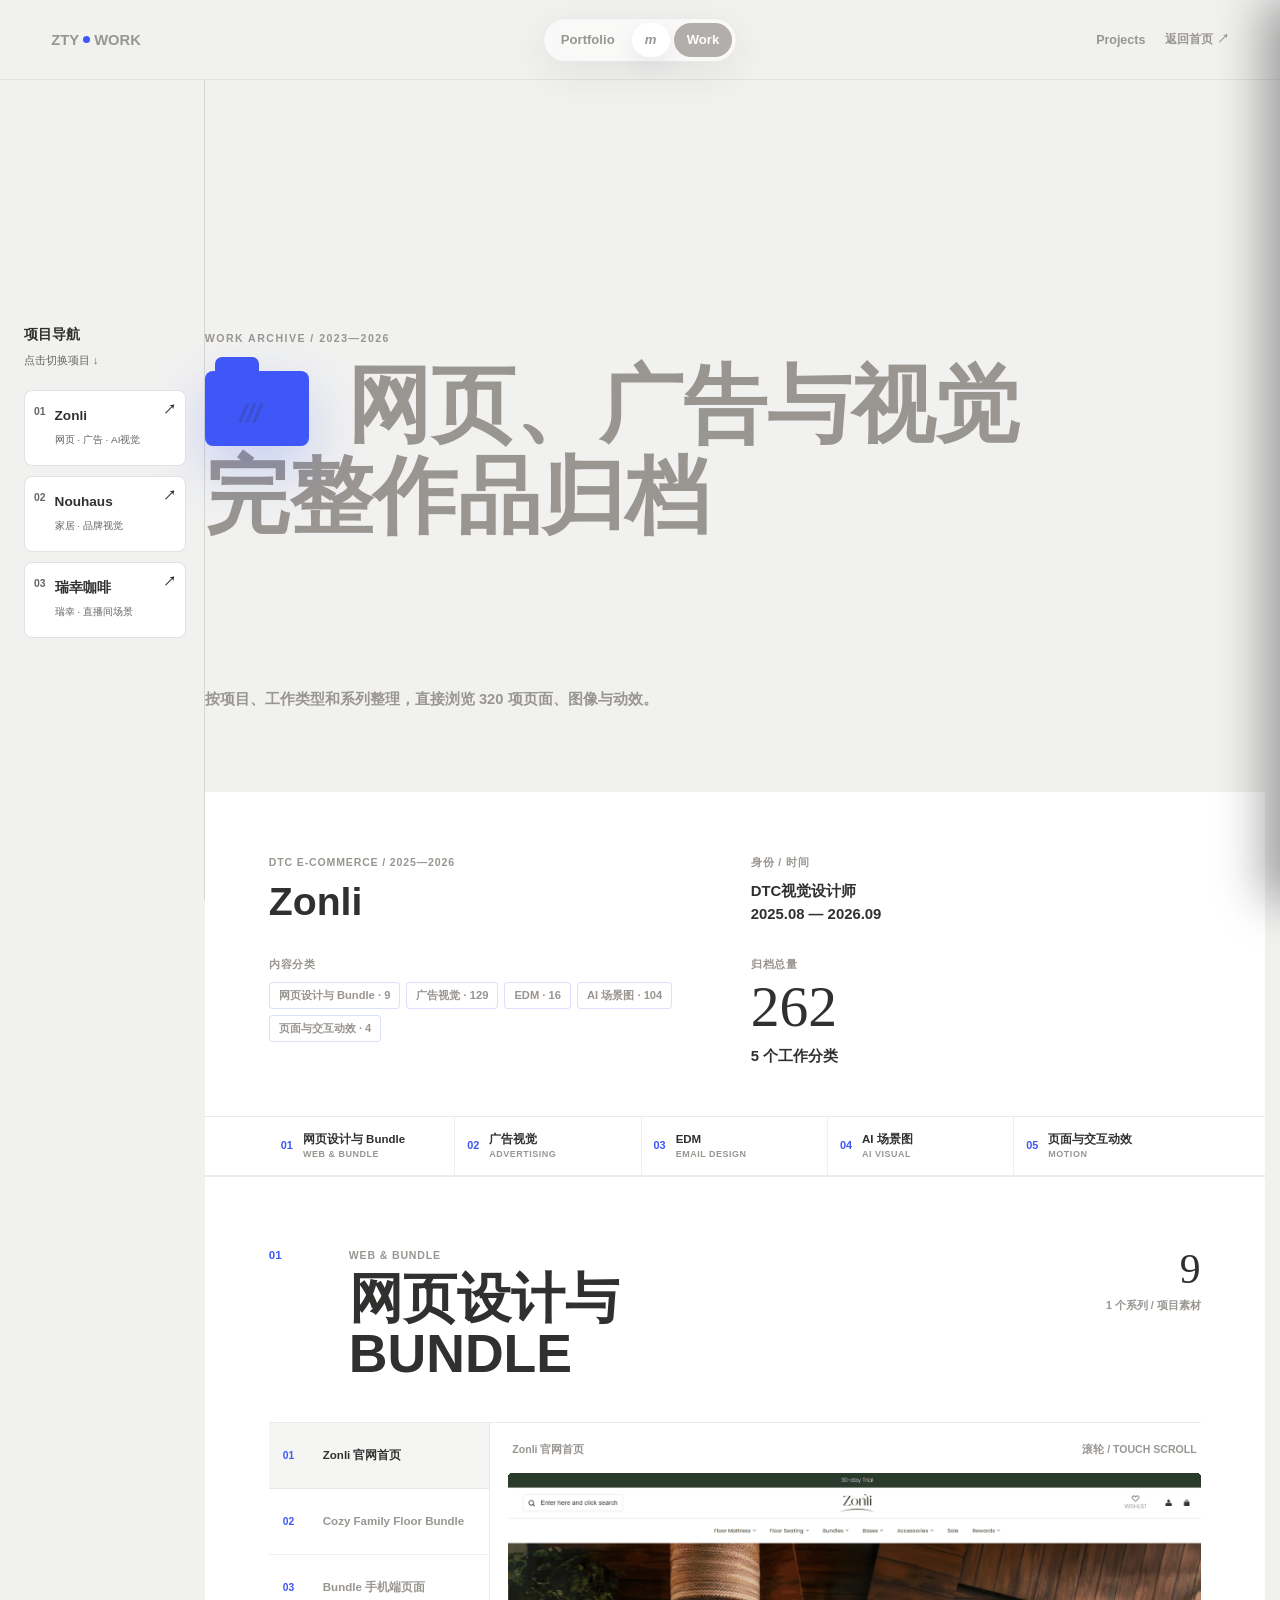
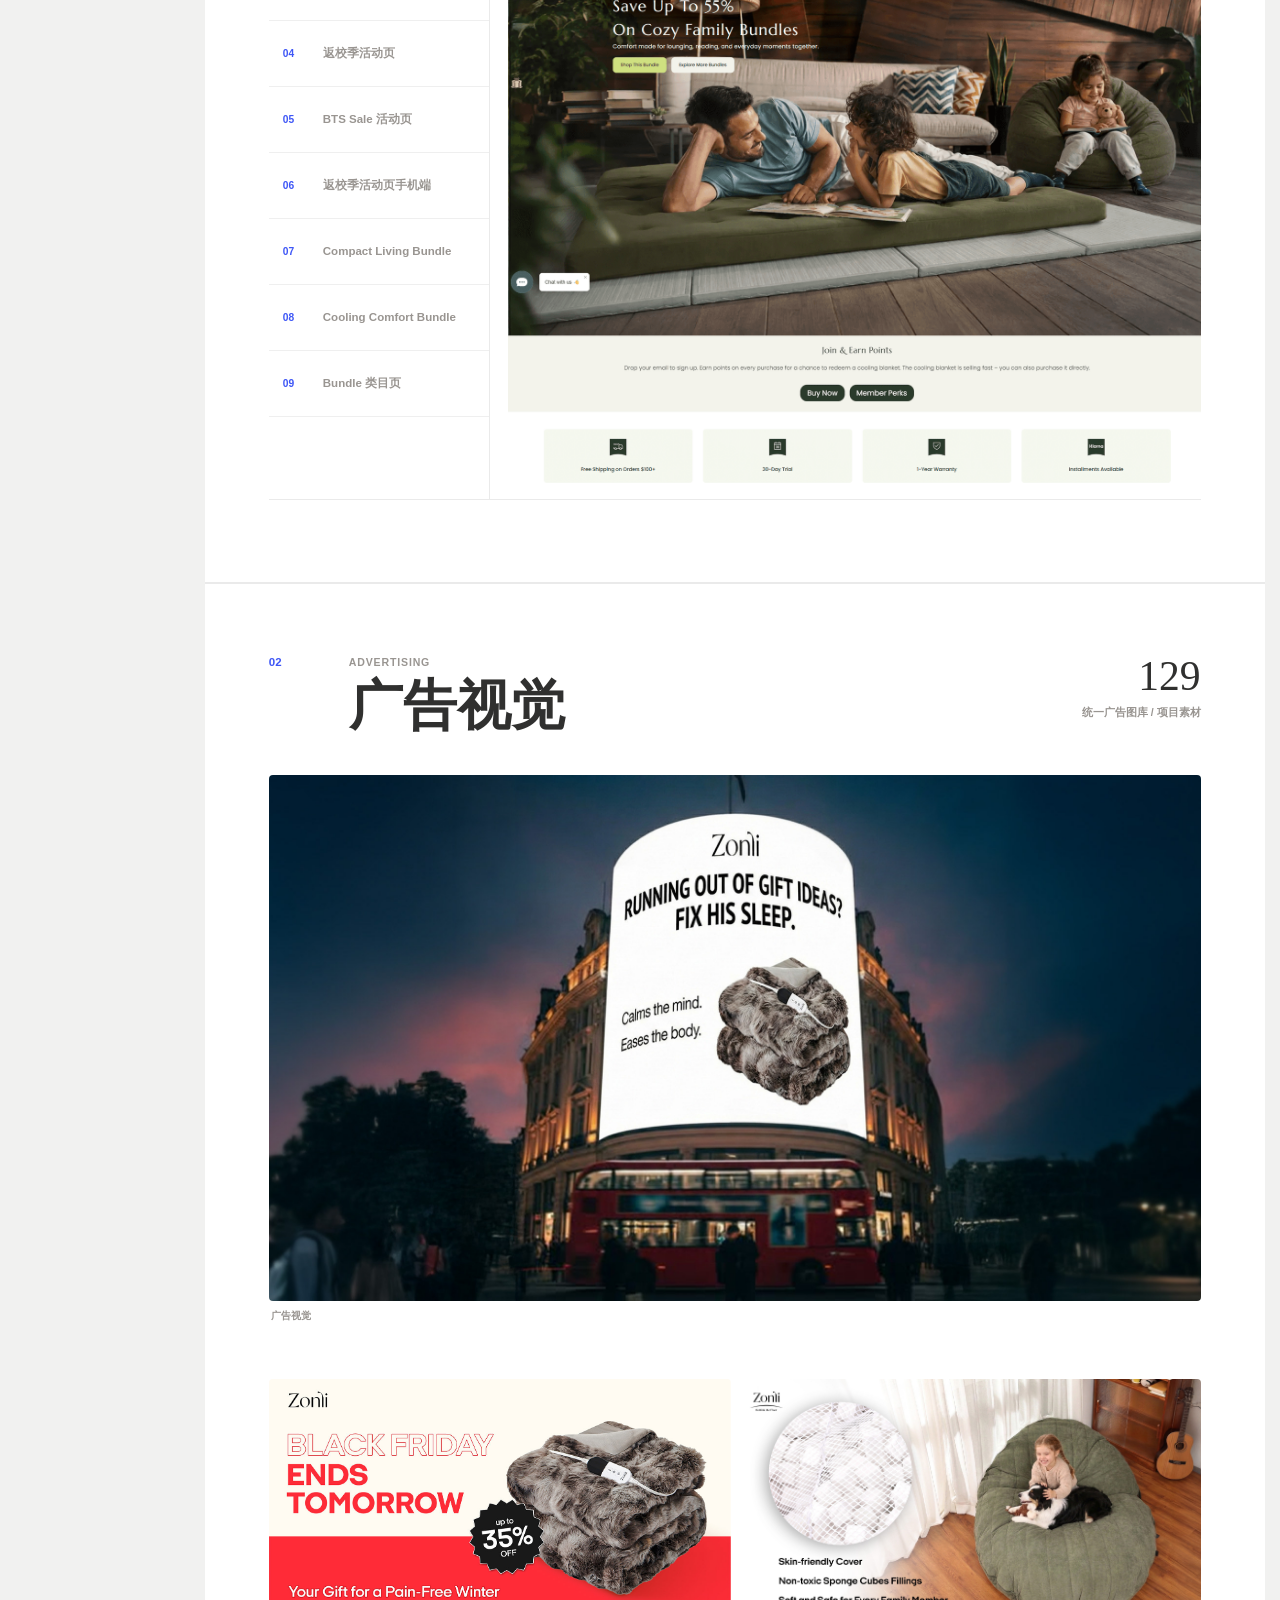
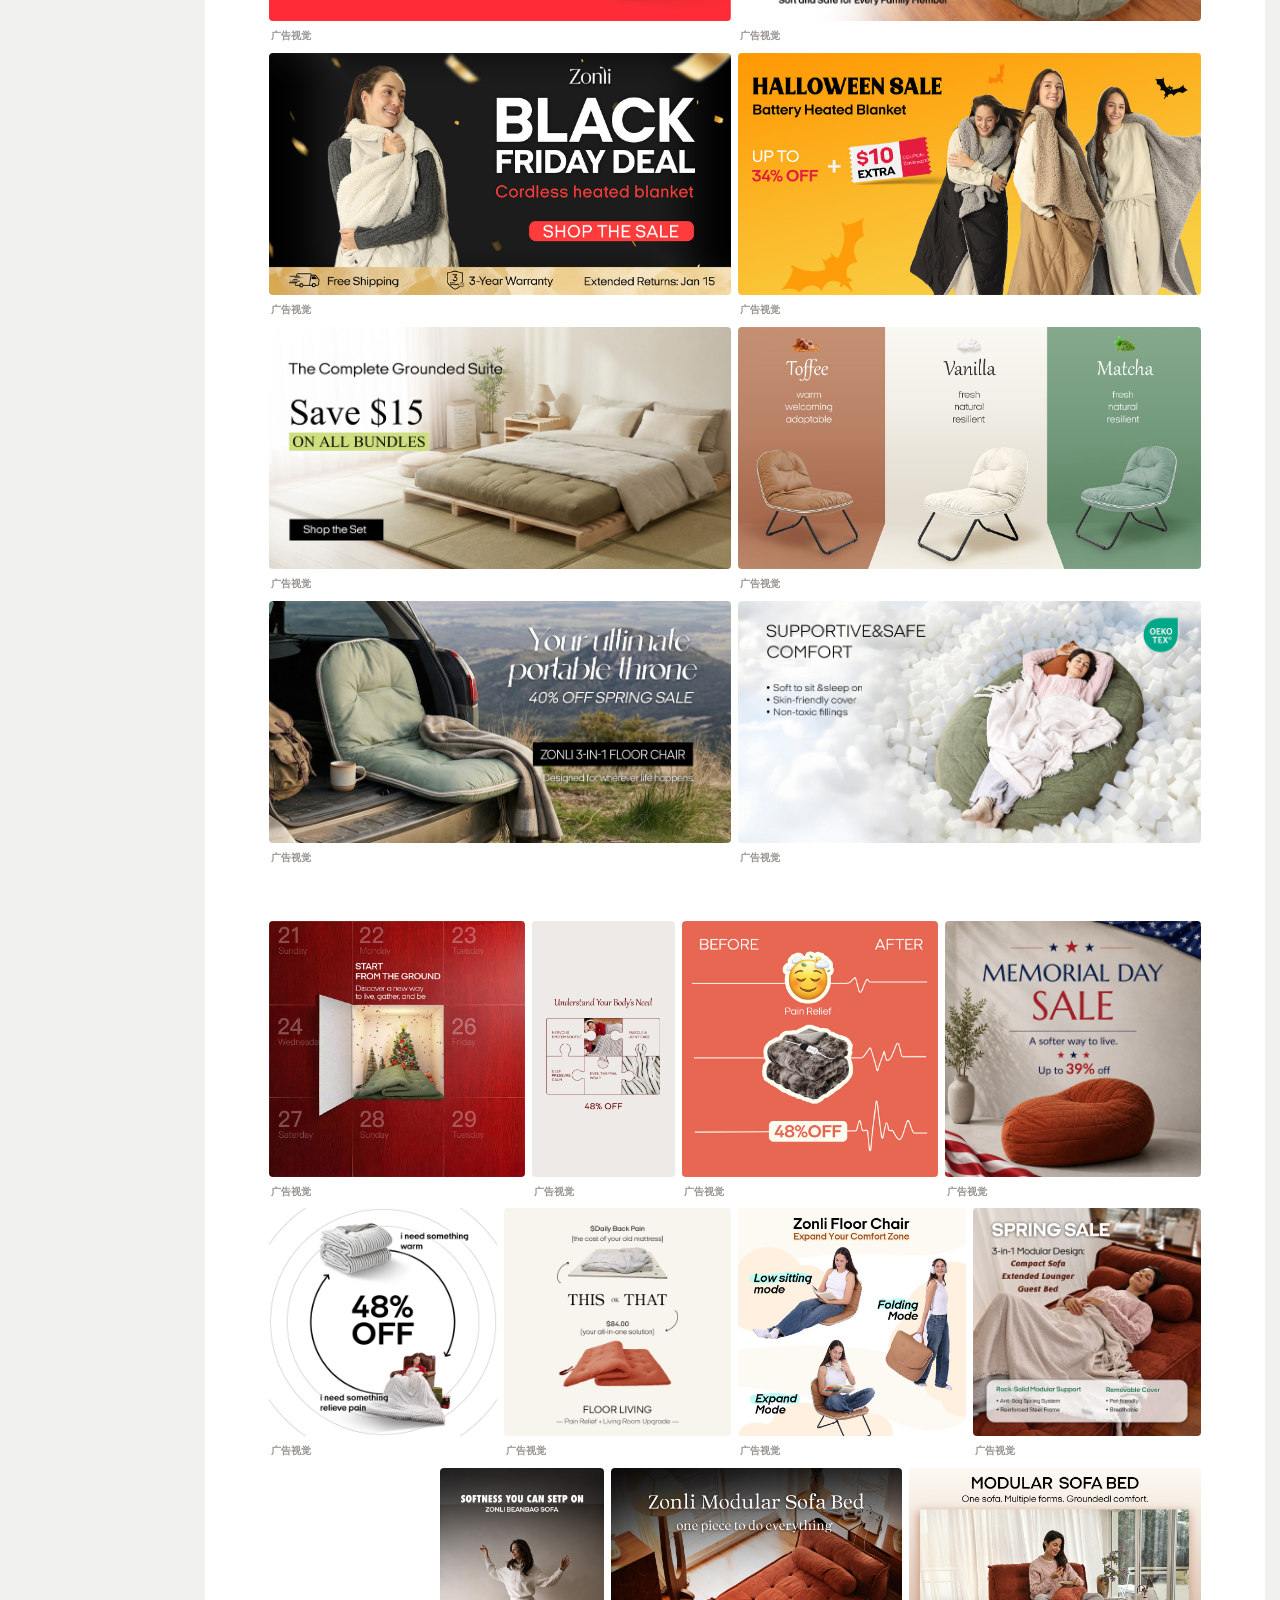
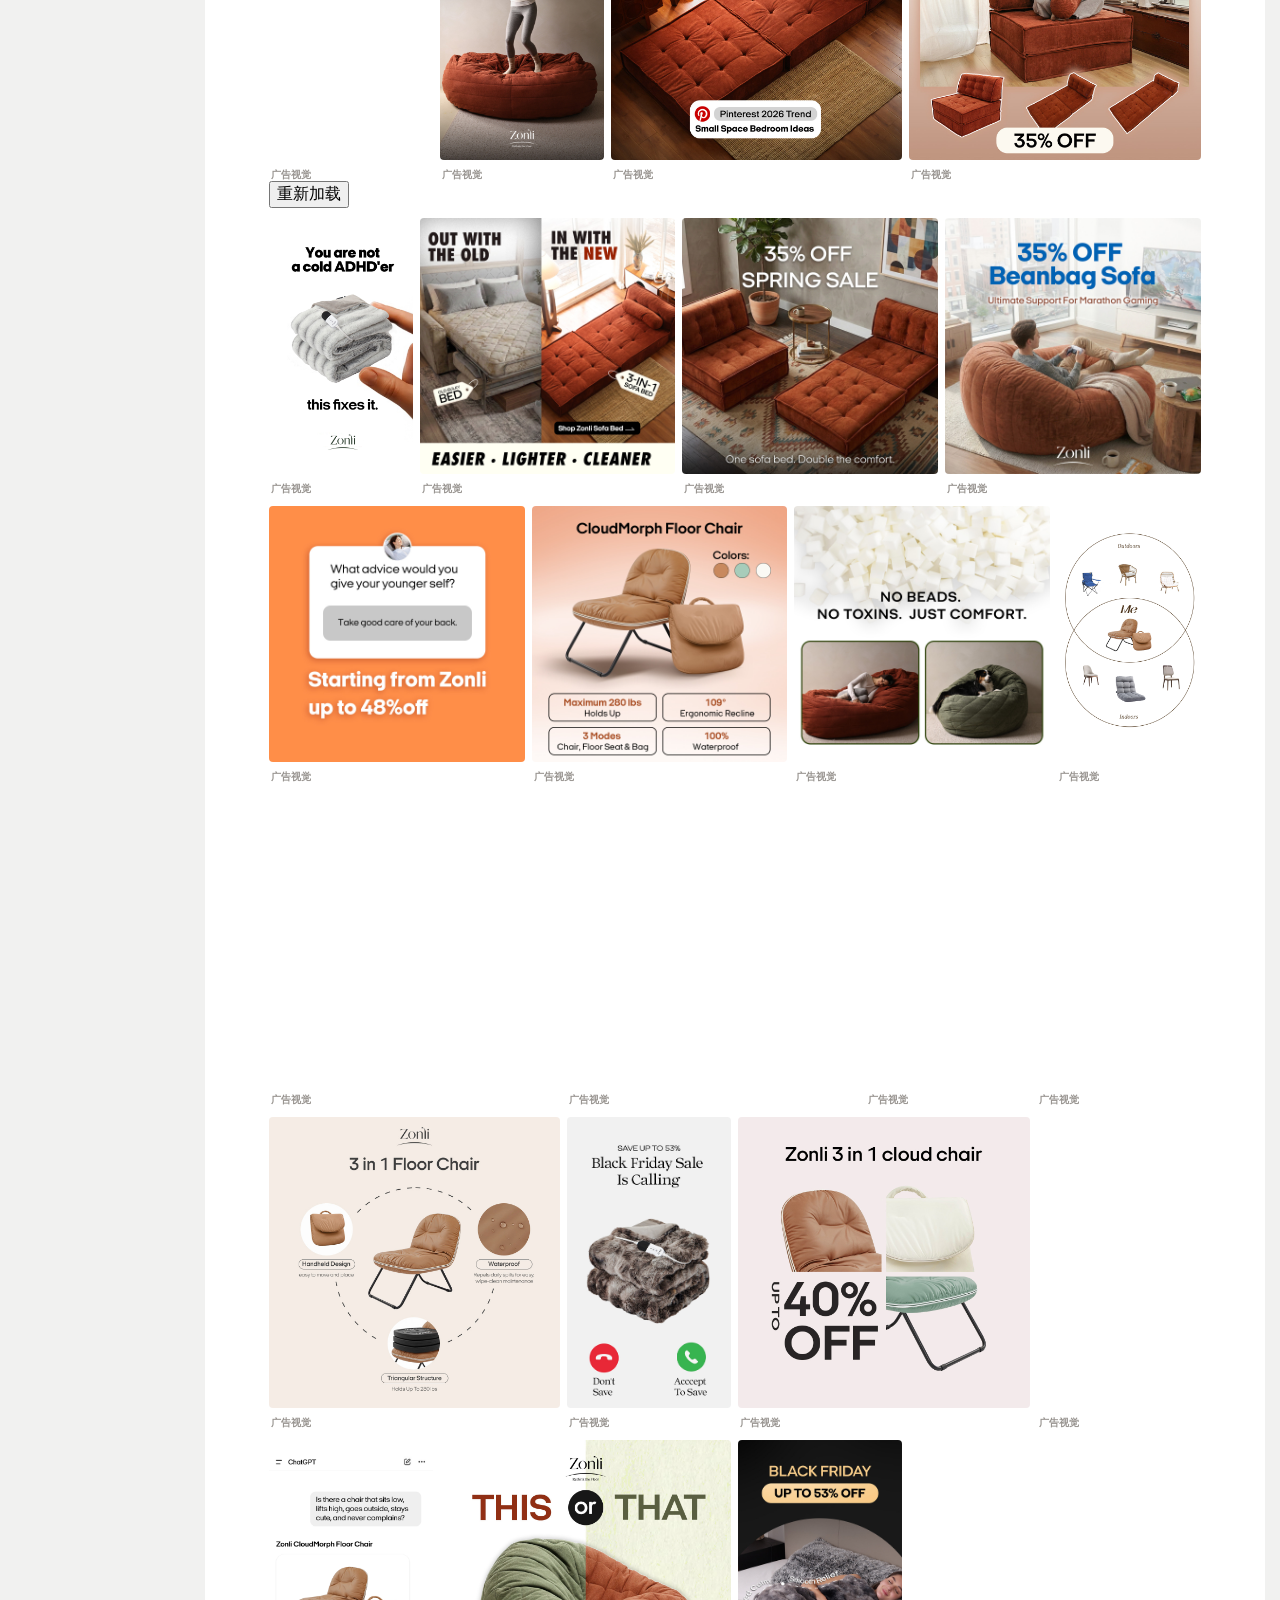
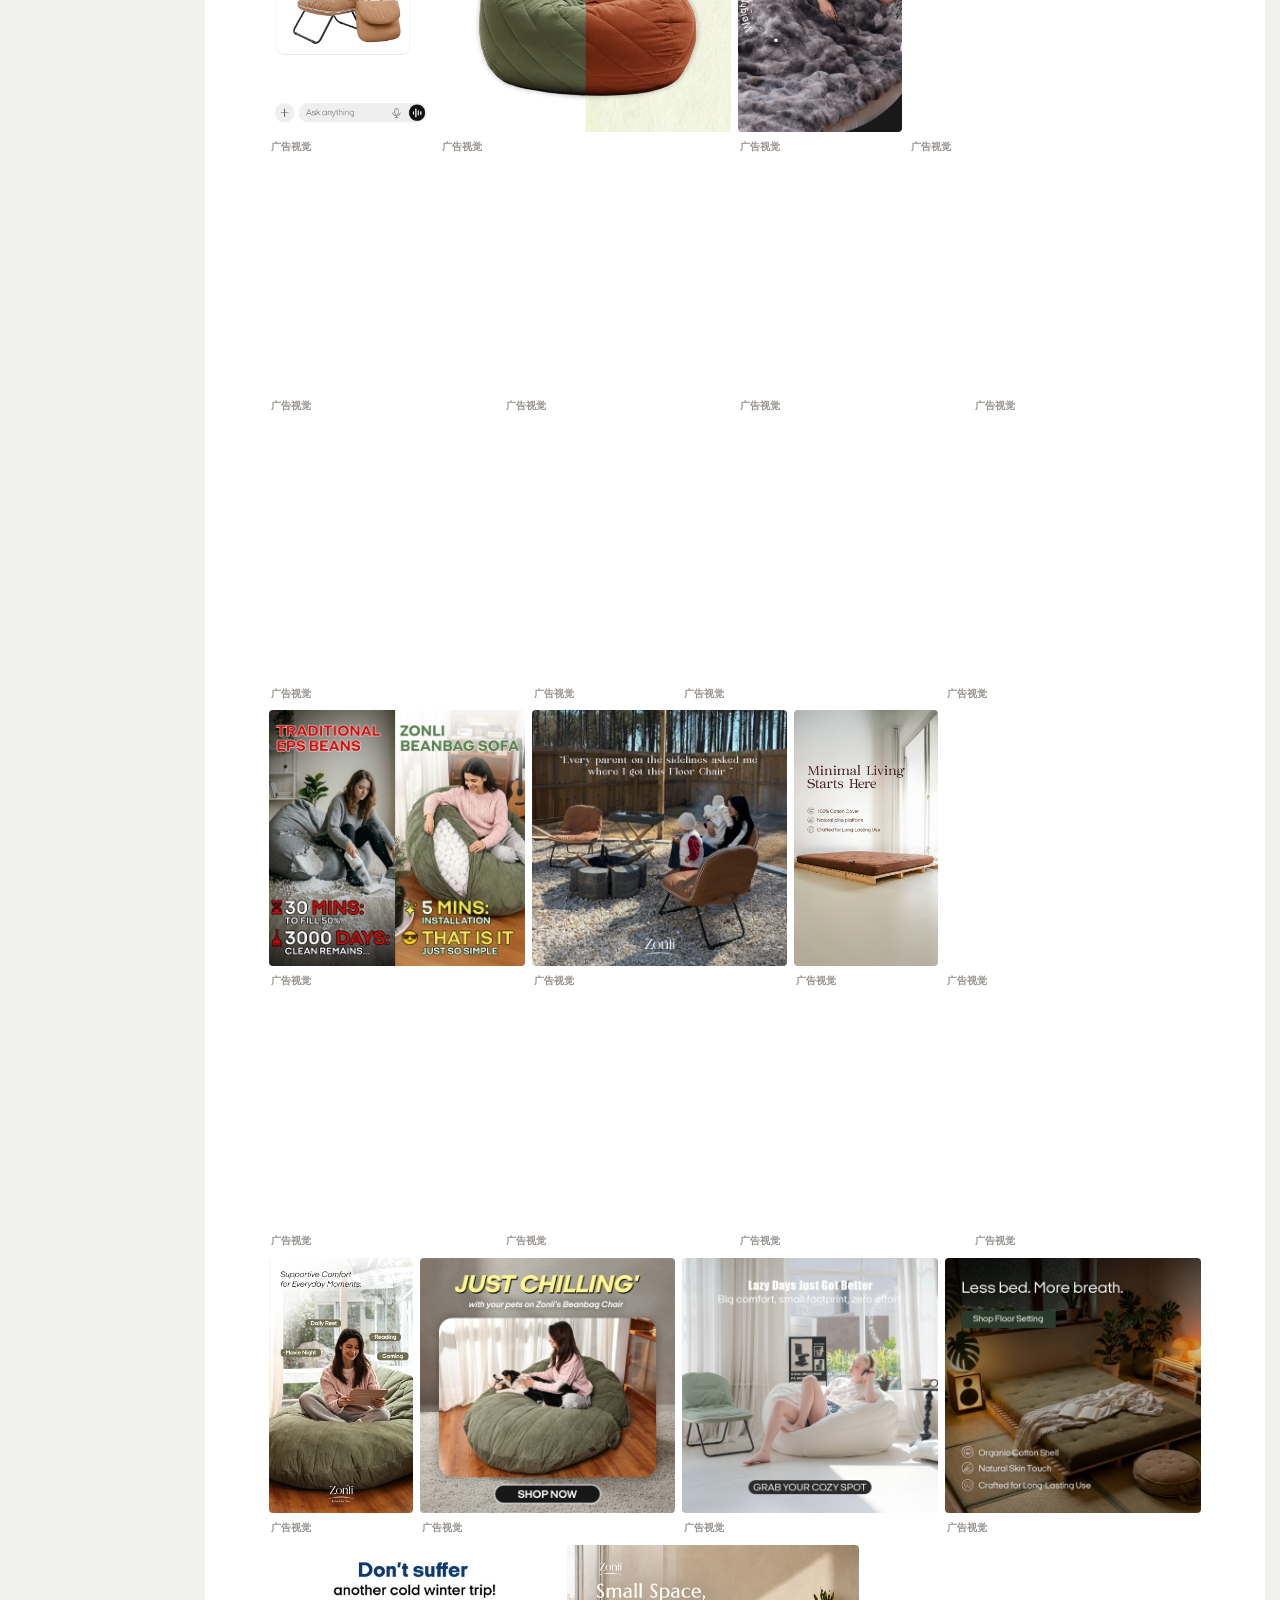
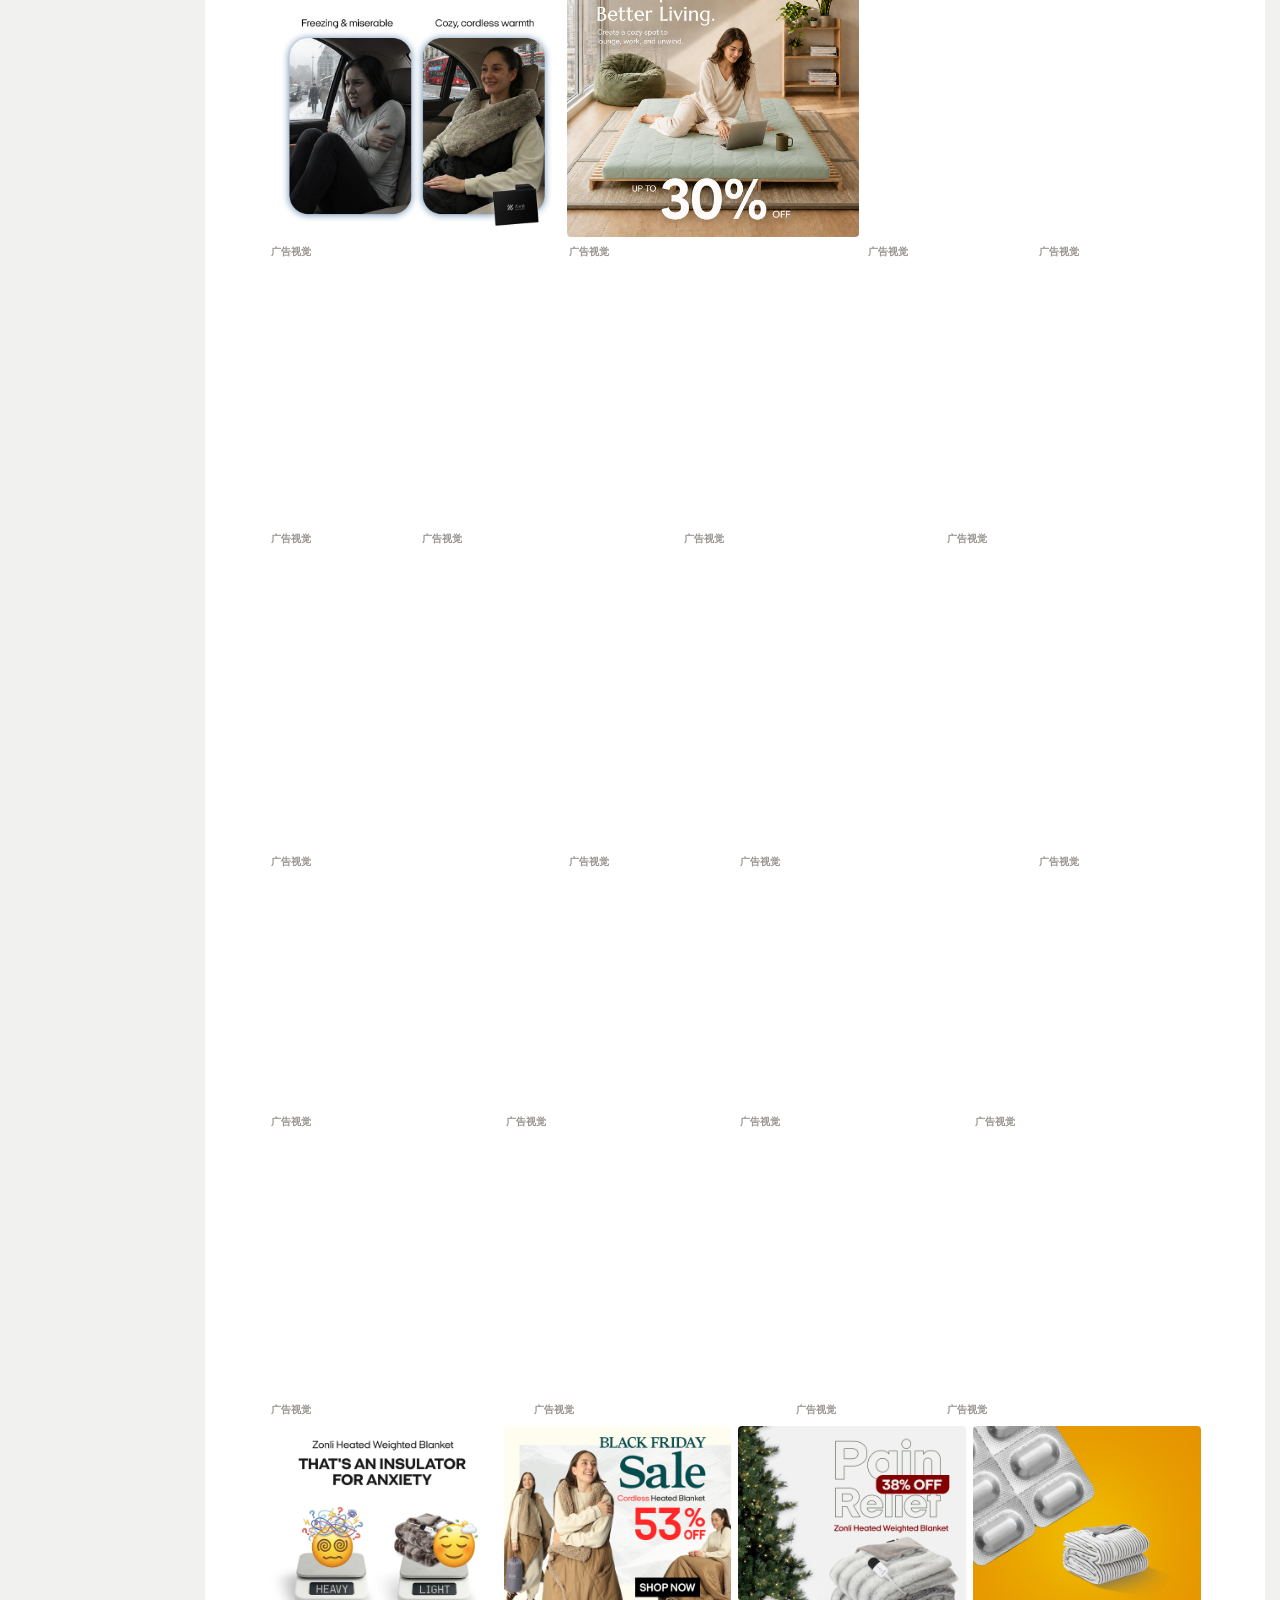
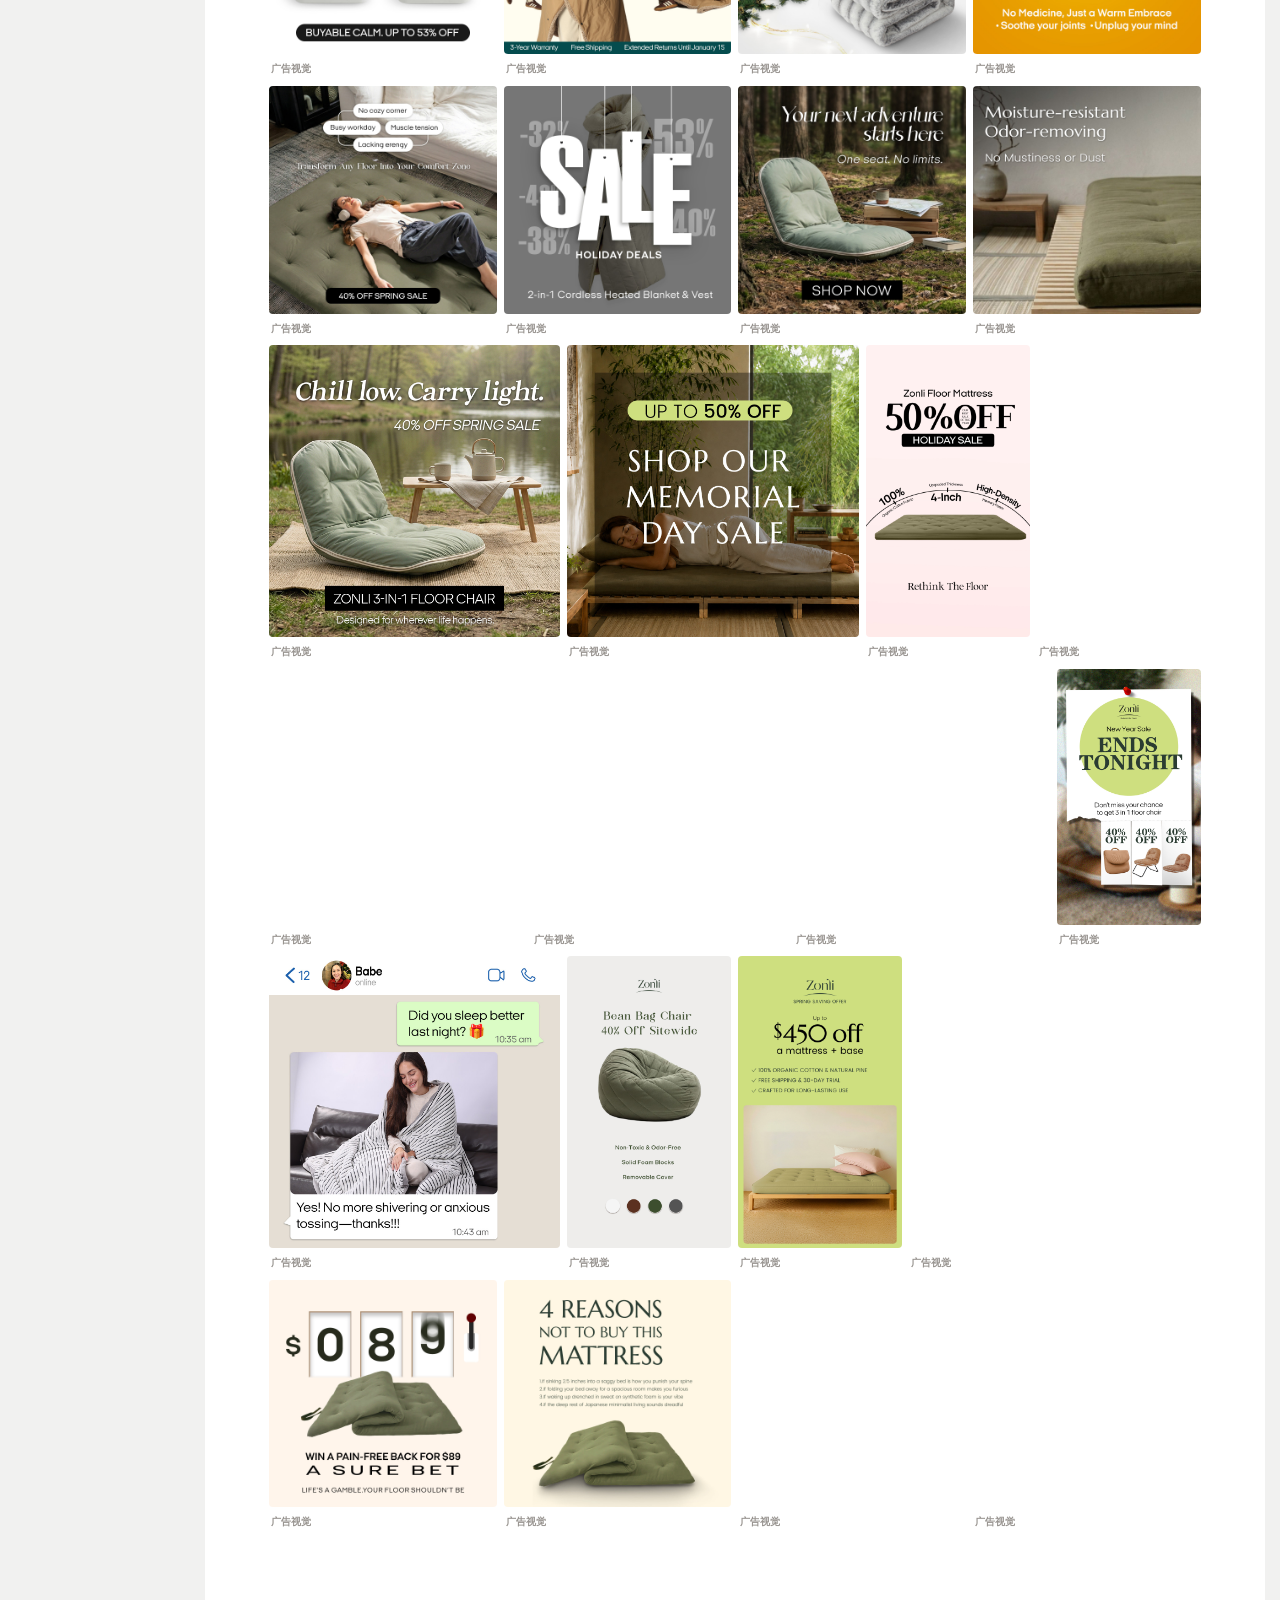
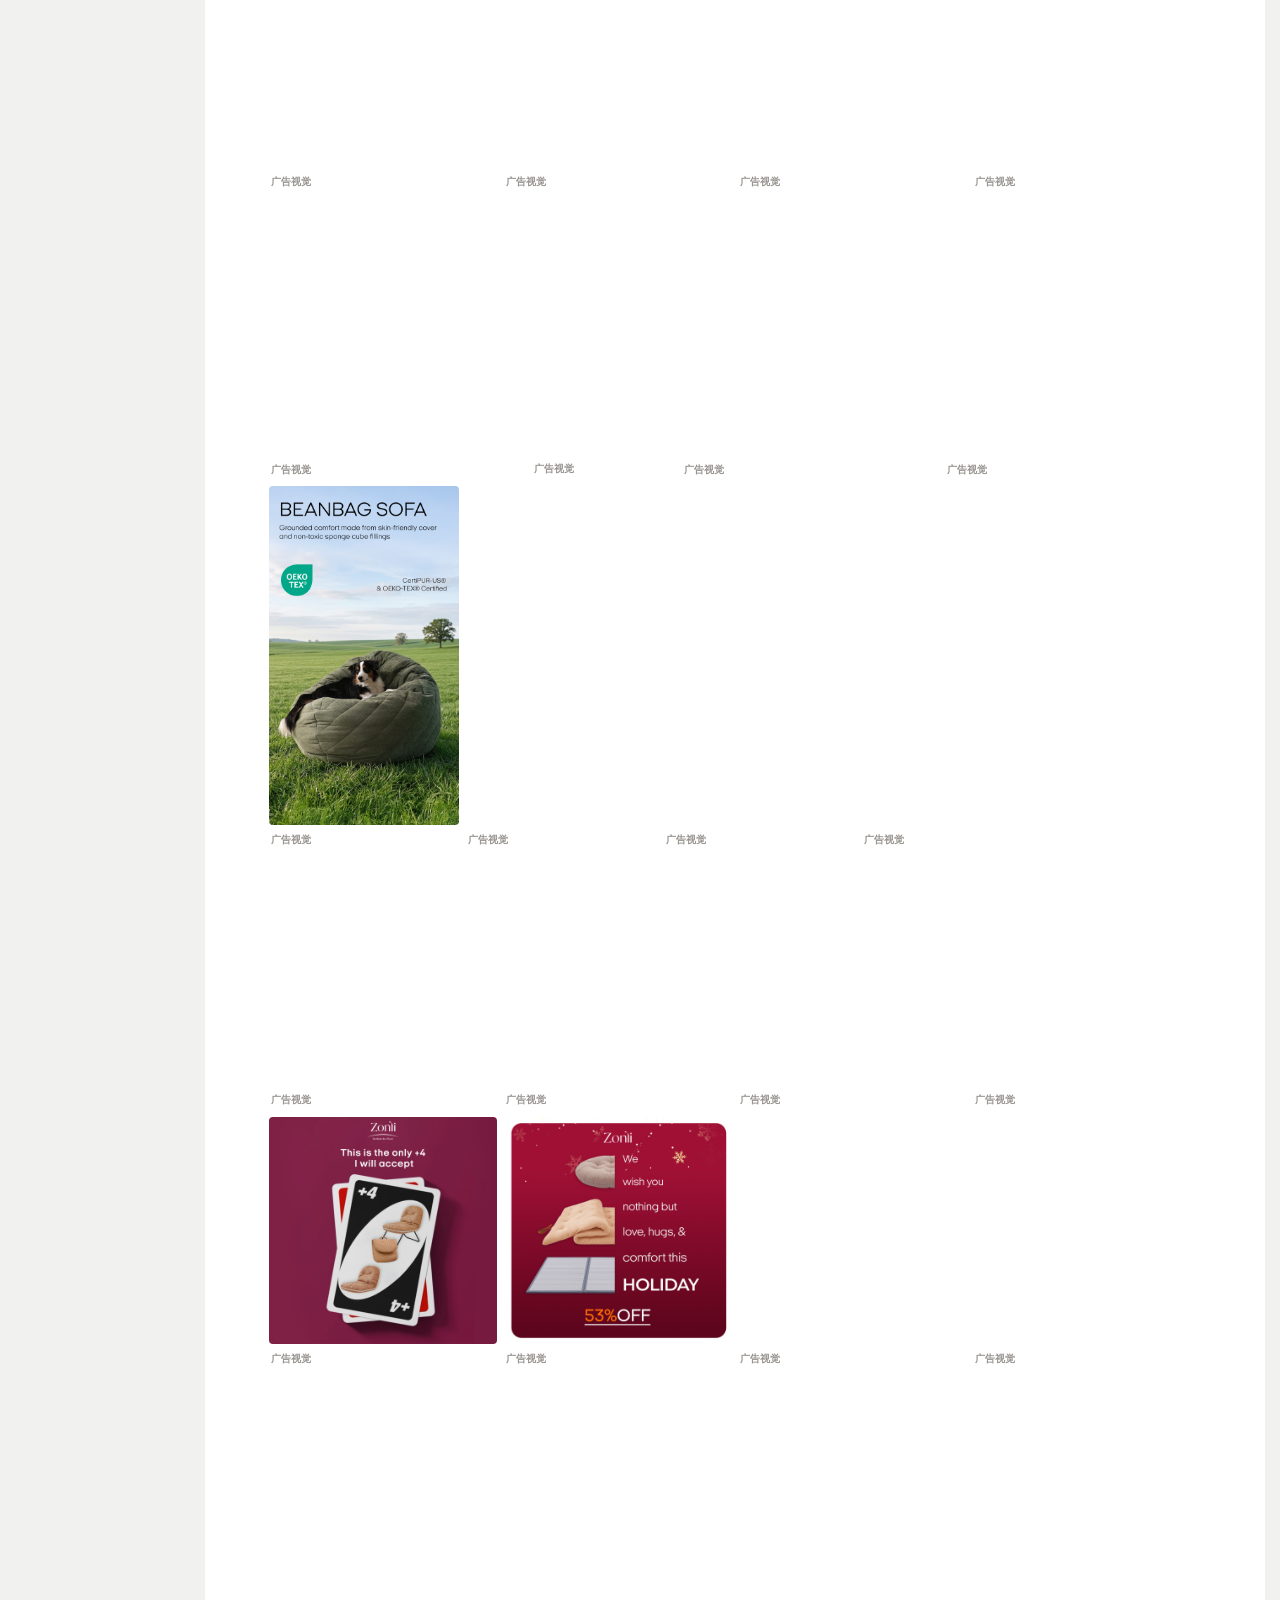
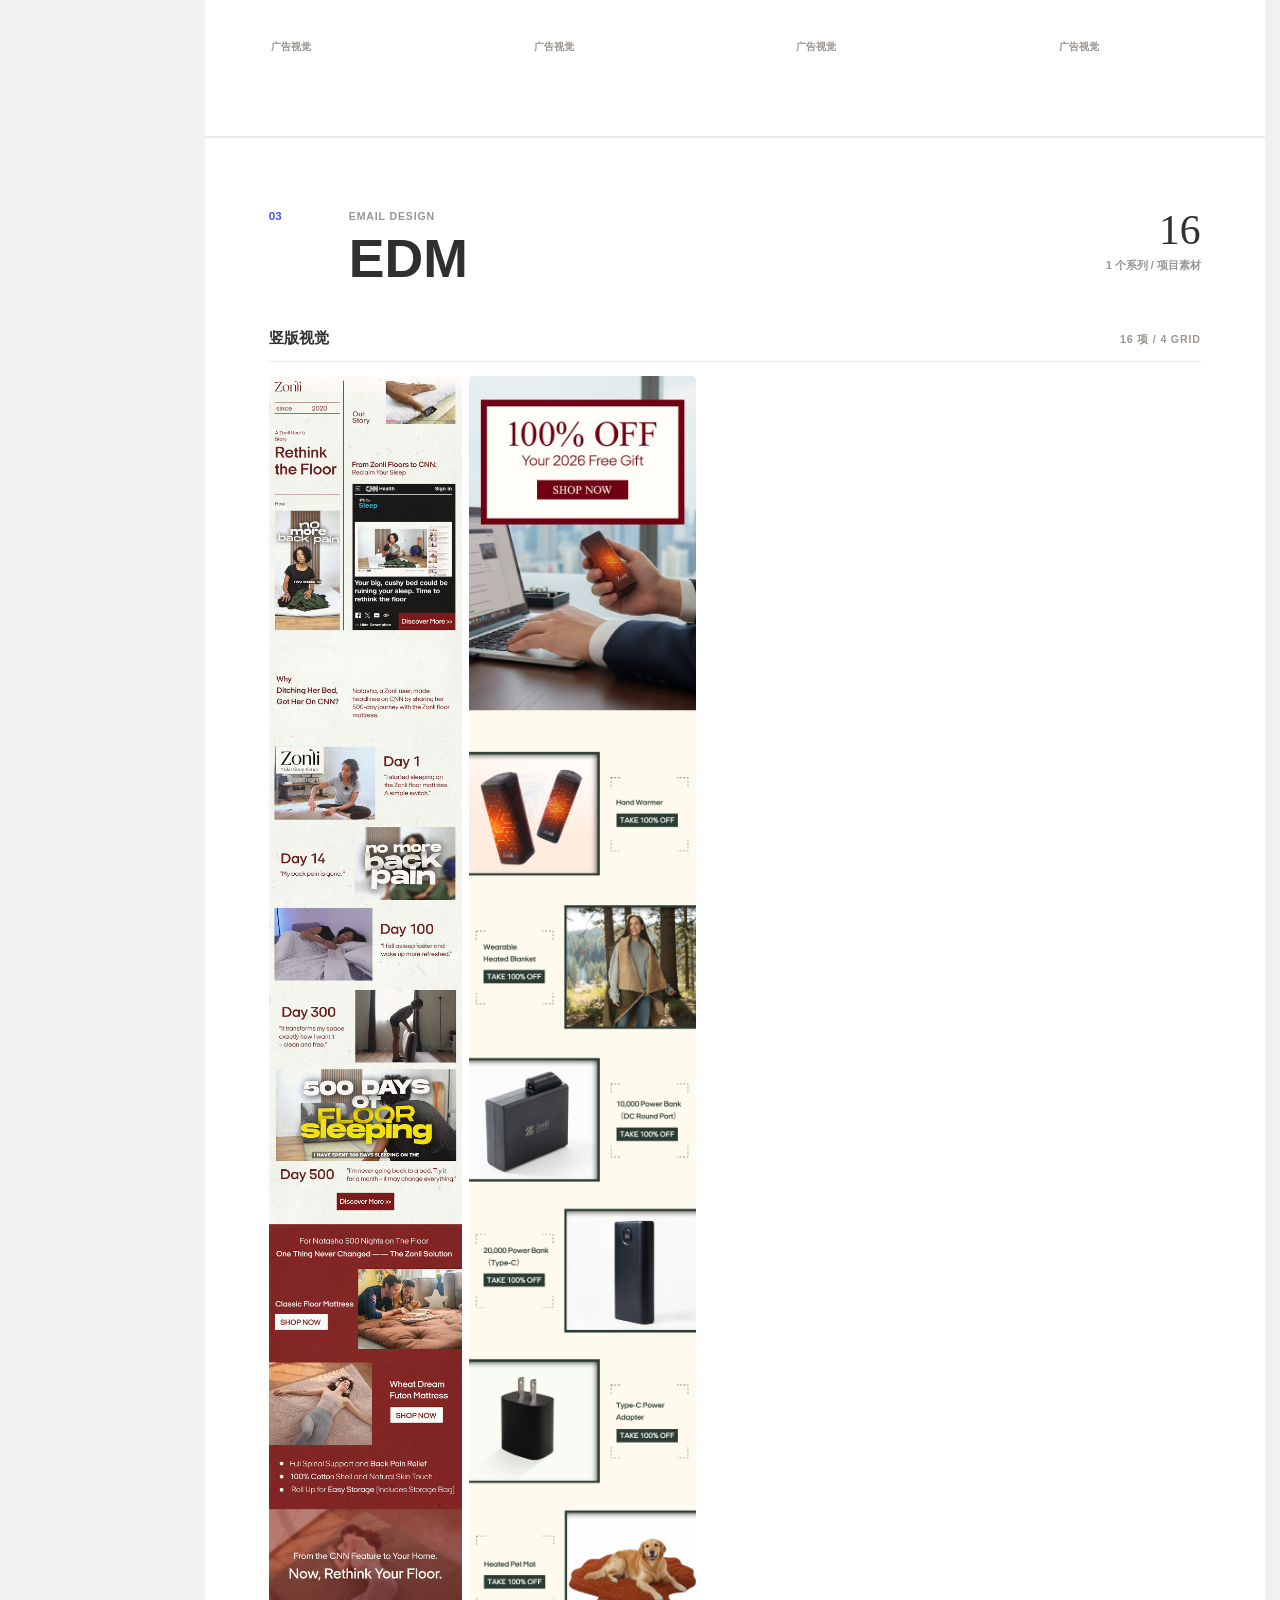
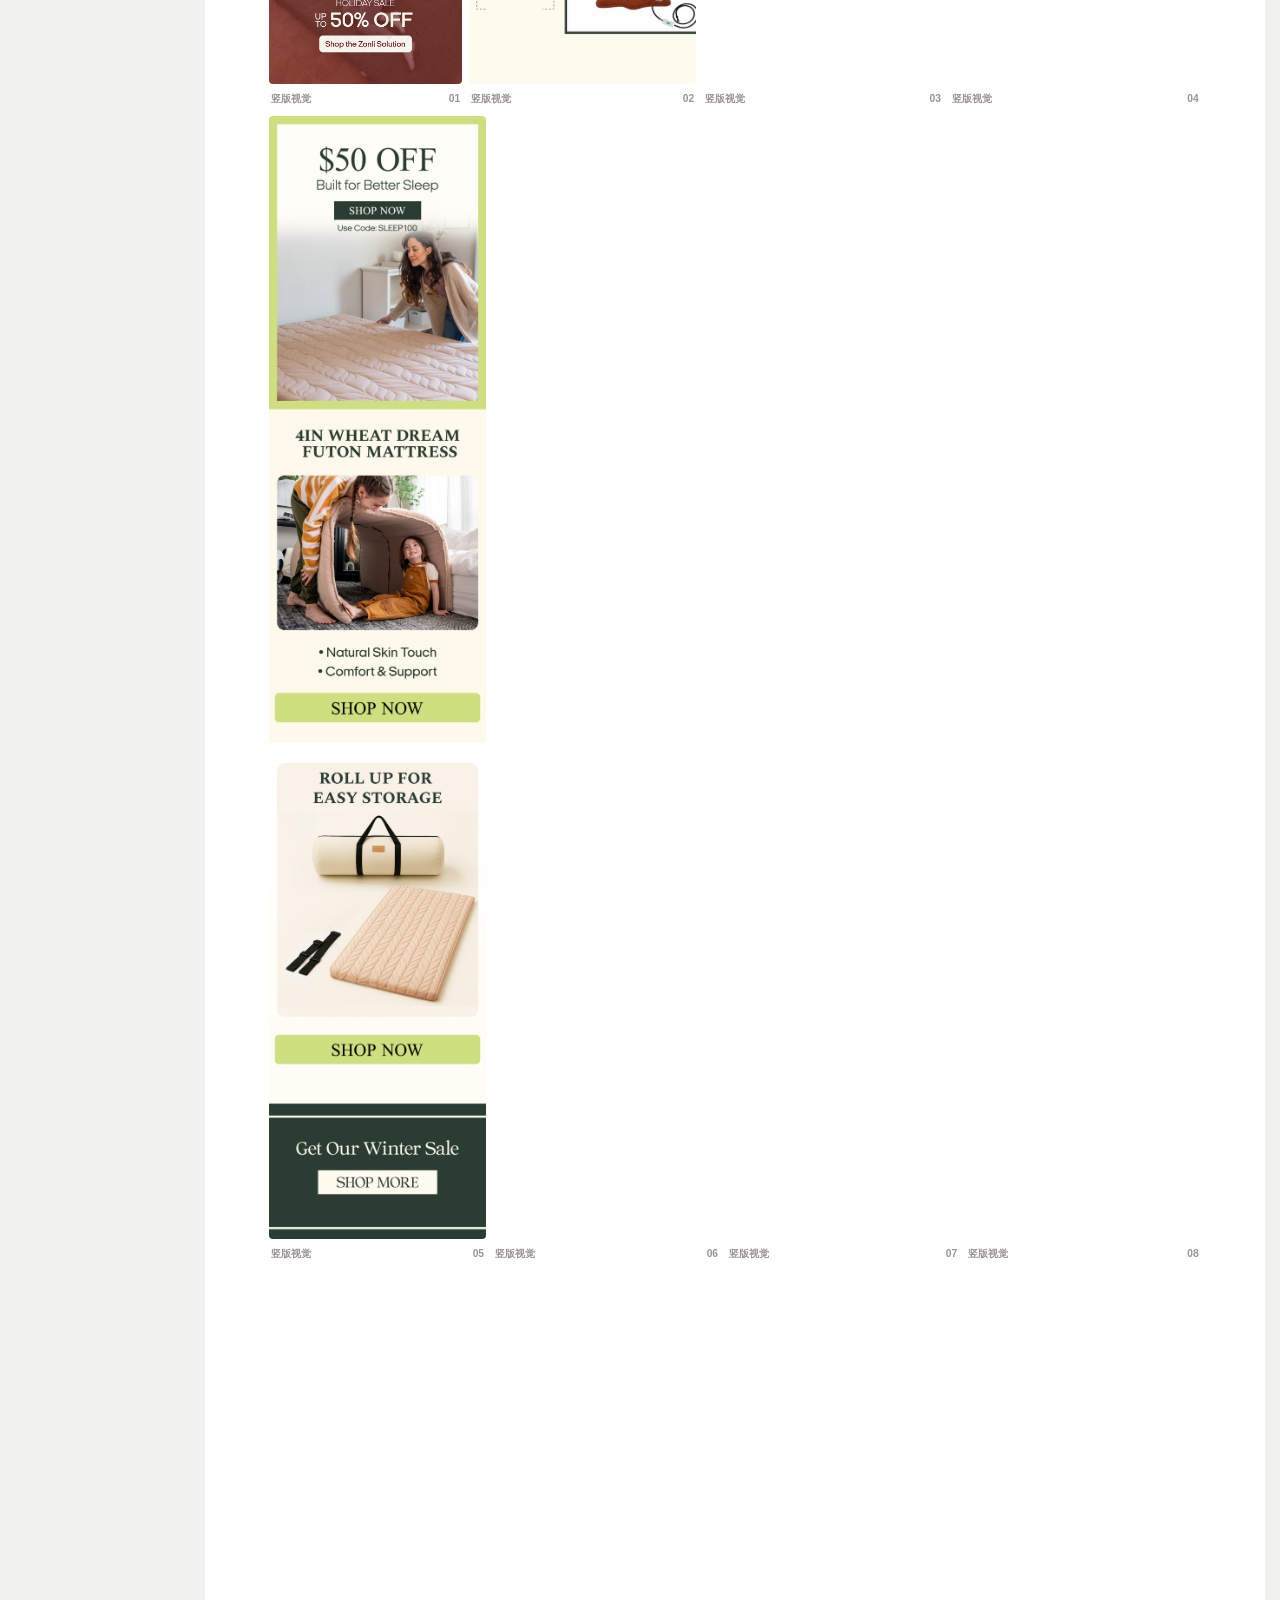
<file: work_archive_v031_return_to_v366_from_v030.html>
<!doctype html>
<html lang="zh-CN">
<head>
    <script src="./assets/media-map.js"></script>
  <meta charset="utf-8">
  <meta name="viewport" content="width=device-width, initial-scale=1">
    <title>Work Archive v031 · Contact Homepage</title>
  <style>
    :root {
      --jm-bg: #f4f4f4;
      --jm-warm: #faf6ef;
      --jm-orange: #ffbc95;
      --jm-orange-2: #f99e76;
      --jm-blue: #2e54fe;
      --jm-grey: #96908c;
      --jm-ink: #313131;
      --jm-soft-line: rgba(49, 49, 49, .14);
      --jm-card: #ffffff;
      --jm-admin: #101010;
      --jm-admin-soft: #1d1d1d;
      --jm-admin-line: rgba(255,255,255,.12);
      font-family: "Arial Rounded MT Bold", "Microsoft YaHei", Arial, sans-serif;
    }

    * { box-sizing: border-box; }
    html { scroll-behavior: smooth; }
    body {
      margin: 0;
      color: var(--jm-ink);
      background: var(--jm-bg);
      overflow-x: hidden;
    }
    body::before {
      content: "";
      position: fixed;
      inset: 0;
      z-index: 0;
      pointer-events: none;
      box-shadow: none;
    }
    a { color: inherit; text-decoration: none; }
    img, video { max-width: 100%; }
    button, input, textarea, select { font: inherit; }
    button { cursor: pointer; }

    .top-nav {
      position: fixed;
      top: 0;
      left: 0;
      right: 0;
      z-index: 60;
      height: 80px;
      display: grid;
      grid-template-columns: 1fr auto 1fr;
      align-items: center;
      padding: 0 4vw;
      background: var(--jm-bg);
      border-bottom: 1px solid rgba(49,49,49,.08);
      pointer-events: none;
    }
    .brand-mark,
    .social-links,
    .center-nav { pointer-events: auto; }
    .brand-mark {
      display: inline-flex;
      align-items: center;
      gap: .25rem;
      color: var(--jm-grey);
      font-size: .92rem;
      font-weight: 700;
    }
    .brand-dot {
      width: .45rem;
      height: .45rem;
      border-radius: 50%;
      background: var(--jm-blue);
      display: inline-block;
    }
    .center-nav {
      display: inline-flex;
      justify-self: center;
      align-items: center;
      gap: 4px;
      padding: 4px;
      border-radius: 999px;
      background: rgba(255,255,255,.56);
      border: 1px solid rgba(49,49,49,.08);
      box-shadow: 0 12px 40px rgba(49,49,49,.08);
      backdrop-filter: blur(12px);
    }
    .center-nav a,
    .center-logo {
      min-height: 34px;
      display: inline-flex;
      align-items: center;
      justify-content: center;
      padding: 0 13px;
      border-radius: 999px;
      color: var(--jm-grey);
      font-size: .82rem;
      font-weight: 700;
    }
    .center-logo {
      width: 38px;
      padding: 0;
      color: var(--jm-blue);
      background: #fff;
      font-style: italic;
      font-size: 1.05rem;
      box-shadow: 0 10px 24px rgba(49,49,49,.08);
    }
    .center-nav a.is-active { color: #fff; background: rgba(150,144,140,.72); }
    .social-links {
      justify-self: end;
      display: flex;
      align-items: center;
      gap: 1.25rem;
      color: var(--jm-grey);
      font-size: .78rem;
      font-weight: 700;
    }

    .loader-strip {
      position: fixed;
      inset: 0 0 auto;
      z-index: 100;
      height: 8px;
      background: var(--jm-orange);
      transform-origin: left center;
      animation: introLine .9s ease both;
      pointer-events: none;
    }
    @keyframes introLine {
      0% { transform: scaleX(1); opacity: 1; }
      100% { transform: scaleX(0); opacity: 0; }
    }

    .work-shell {
      position: relative;
      z-index: 1;
      width: 100%;
      display: flex;
      align-items: flex-start;
      padding-top: 0;
    }
    .work-nav-rail {
      position: sticky;
      top: 0;
      z-index: 30;
      width: 13.6vw;
      min-width: 156px;
      height: 100vh;
      padding: 80px 0 6vh 4vw;
      display: flex;
      flex-direction: column;
      justify-content: center;
      color: var(--jm-grey);
    }
    .work-nav-list {
      list-style: none;
      margin: 0;
      padding: 0;
      display: grid;
      gap: 1.18rem;
      width: 100%;
    }
    .work-nav-item {
      position: relative;
      display: grid;
      grid-template-columns: 10px;
      gap: 0;
      align-items: center;
    }
    .work-nav-dot {
      width: 4px;
      height: 4px;
      border-radius: 50%;
      border: 0;
      background: currentColor;
      opacity: .5;
    }
    .work-nav-link {
      position: absolute;
      left: 18px;
      display: inline-flex;
      align-items: center;
      min-height: 24px;
      font-size: .82rem;
      font-weight: 700;
      line-height: 1.1;
      color: var(--jm-grey);
      white-space: nowrap;
      opacity: 0;
      transform: translateX(-4px);
      transition: color .18s ease, transform .18s ease, opacity .18s ease;
    }
    .work-nav-link:hover {
      color: var(--jm-ink);
      opacity: 1;
      transform: translateX(0);
    }
    .work-nav-link:hover + .nav-preview {
      opacity: 1;
      transform: translate(14px, -50%) scale(1);
    }
    .nav-preview {
      position: absolute;
      left: 100%;
      top: 50%;
      width: 130px;
      aspect-ratio: 1.38 / 1;
      border-radius: 6px;
      overflow: hidden;
      background: var(--jm-card);
      box-shadow: 0 20px 60px rgba(49,49,49,.18);
      opacity: 0;
      transform: translate(8px, -50%) scale(.96);
      transition: opacity .18s ease, transform .18s ease;
      pointer-events: none;
    }
    .nav-preview img,
    .nav-preview video {
      width: 100%;
      height: 100%;
      object-fit: contain;
      object-position: center;
      display: block;
      background: #f4f4f4;
    }

    .work-main {
      position: relative;
      z-index: 2;
      width: 86.4vw;
      padding-right: 1.2vw;
      display: flex;
      flex-direction: column;
      gap: 0;
    }
    .watermark {
      display: none;
    }
    .work-header {
      position: relative;
      min-height: 92vh;
      padding: 80px 4vw 0 0;
      display: flex;
      align-items: center;
      justify-content: flex-start;
      gap: 0;
    }
    .headline-wrap {
      position: relative;
      max-width: 84vw;
      min-height: 0;
      display: block;
    }
    .hero-title-line {
      display: block;
    }
    .headline-work {
      color: var(--jm-grey);
      margin: 0;
      font-size: clamp(5.2rem, 6.1vw, 8rem);
      line-height: 1.1;
      font-weight: 700;
      letter-spacing: 0;
    }
    .headline-work span {
      color: var(--jm-orange);
      opacity: .2;
    }
    .headline-work .folder-mark {
      color: inherit;
      opacity: 1;
    }
    .work-eyebrow,
    .cta-eyebrow {
      margin: 0 0 18px;
      color: var(--jm-grey);
      font-size: .66rem;
      font-weight: 800;
      letter-spacing: .14em;
      text-transform: uppercase;
    }
    .folder-mark {
      position: relative;
      display: inline-block;
      vertical-align: middle;
      left: auto;
      bottom: auto;
      width: clamp(104px, 7.7vw, 156px);
      height: clamp(74px, 5.9vw, 98px);
      margin: 0 clamp(24px, 3vw, 44px) .08em 0;
      border-radius: 8px;
      background: var(--jm-blue);
      transform: none;
      box-shadow: 0 22px 55px rgba(46,84,254,.22);
    }
    .folder-mark::before {
      content: "";
      position: absolute;
      left: 10%;
      top: -19%;
      width: 42%;
      height: 30%;
      border-radius: 7px 7px 0 0;
      background: var(--jm-blue);
    }
    .folder-mark::after {
      content: "///";
      position: absolute;
      left: 34%;
      top: 38%;
      color: rgba(49,49,49,.22);
      font-size: clamp(1.6rem, 2vw, 2.35rem);
      font-weight: 700;
      transform: skew(-14deg);
    }
    .header-note {
      display: none;
      flex: 0 0 min(330px, 27vw);
      color: var(--jm-grey);
      font-size: .95rem;
      font-weight: 700;
      line-height: 1.65;
      margin-bottom: 2.2vw;
    }

    .project-block {
      position: relative;
      z-index: 2;
      width: 100%;
      margin-bottom: clamp(88px, 7.2vw, 148px);
      padding: clamp(58px, 5vw, 86px) clamp(6px, .45vw, 10px) clamp(6px, .45vw, 10px);
      background: var(--jm-card);
      display: flex;
      flex-direction: column;
      gap: clamp(28px, 2.2vw, 42px);
      box-shadow: 0 1px 0 rgba(49,49,49,.04);
      scroll-margin-top: 96px;
    }
    .project-info-grid {
      width: 100%;
      display: grid;
      grid-template-columns: minmax(280px, 1.22fr) minmax(240px, 1fr) minmax(190px, .9fr) minmax(260px, 1fr);
      gap: clamp(20px, 2.4vw, 52px);
      align-items: start;
      padding: 0 clamp(38px, 4.8vw, 88px);
    }
    .project-title-cell {
      display: grid;
      gap: .82rem;
      align-items: start;
    }
    .project-title {
      color: var(--jm-ink);
      margin: 0;
      font-size: clamp(1.75rem, 2.1vw, 2.45rem);
      font-weight: 700;
      line-height: 1.04;
      letter-spacing: 0;
    }
    .project-label {
      color: var(--jm-grey);
      margin: 0 0 .62rem;
      font-size: .82rem;
      font-weight: 700;
      line-height: 1.25;
      letter-spacing: .01em;
    }
    .project-label small {
      display: block;
      margin-top: .24rem;
      font-size: .58rem;
      line-height: 1;
      letter-spacing: .1em;
      opacity: .7;
    }
    .project-copy {
      color: var(--jm-ink);
      margin: 0;
      max-width: 38rem;
      font-size: .92rem;
      font-weight: 600;
      line-height: 1.72;
      overflow-wrap: anywhere;
    }

    @media screen and (min-width: 769px) and (max-width: 1400px) {
      .project-info-grid {
        grid-template-columns: repeat(2, minmax(0, 1fr));
        column-gap: clamp(34px, 4vw, 58px);
        row-gap: 26px;
      }
    }
    .pill-year,
    .pill-service {
      display: inline-flex;
      align-items: center;
      width: fit-content;
      min-height: 25px;
      border-radius: 999px;
      border: 1px solid rgba(49,49,49,.12);
      color: var(--jm-grey);
      background: #fff;
      padding: .38rem .65rem;
      font-size: .72rem;
      line-height: 1;
      font-weight: 700;
    }
    .pill-service {
      border-radius: 5px;
      border-color: rgba(46,84,254,.16);
      color: var(--jm-grey);
      margin: 0 .4rem .45rem 0;
    }
    .media-grid {
      display: grid;
      grid-template-columns: repeat(12, minmax(0, 1fr));
      grid-auto-flow: row;
      grid-auto-rows: clamp(118px, 6.8vw, 140px);
      gap: 6px;
      width: 100%;
    }
    .media-card {
      position: relative;
      height: clamp(280px, 24vw, 440px);
      grid-column: span 4;
      min-height: 0;
      background: #f3f3f3;
      border-radius: 4px;
      overflow: hidden;
    }
    .media-card.is-page-feature {
      grid-column: span 12;
      grid-row: span 6;
      height: auto;
      max-height: none;
      aspect-ratio: auto;
    }
    .media-card.is-full-feature {
      grid-column: span 12;
      grid-row: span 7;
      height: auto;
      max-height: none;
      aspect-ratio: auto;
    }
    .media-card.is-side-feature {
      grid-column: span 6;
      grid-row: span 5;
      height: auto;
      aspect-ratio: auto;
    }
    .media-card.is-motion {
      grid-column: span 6;
      grid-row: span 4;
      height: auto;
      aspect-ratio: auto;
    }
    .media-card.is-tall-tile {
      grid-column: span 3;
      grid-row: span 4;
      height: auto;
      aspect-ratio: auto;
    }
    .media-card.is-live-tile {
      grid-column: span 3;
      grid-row: span 4;
      height: auto;
      aspect-ratio: auto;
    }
    .media-card.is-poster-tile {
      grid-column: span 3;
      grid-row: span 4;
      height: auto;
      aspect-ratio: auto;
    }
    .media-card.is-cover {
      grid-column: span 8;
      grid-row: span 4;
      height: auto;
      aspect-ratio: 16 / 9;
      max-height: 620px;
    }
    .media-card.is-feature-video {
      grid-column: 2 / span 9;
      grid-row: span 5;
      height: auto;
      aspect-ratio: 16 / 9;
      max-height: 720px;
    }
    .media-card.is-feature-wide {
      grid-column: 2 / span 10;
      grid-row: span 5;
      height: auto;
      aspect-ratio: 1.91 / 1;
      max-height: 760px;
    }
    .media-card.is-thumb-strip {
      grid-column: span 12;
      grid-row: span 5;
      height: clamp(420px, 32vw, 620px);
      background: #0a0d14;
      color: #f3f3f3;
      isolation: isolate;
    }
    .media-card.is-wide {
      grid-column: span 6;
      grid-row: span 4;
      height: auto;
      aspect-ratio: 16 / 9;
    }
    .media-card.is-portrait { grid-column: span 4; grid-row: span 4; height: auto; }
    .media-card.is-square { grid-column: span 4; grid-row: span 3; height: auto; aspect-ratio: auto; }
    .media-card.is-page {
      grid-column: span 8;
      grid-row: span 4;
      height: auto;
      aspect-ratio: 4 / 3;
      max-height: 680px;
      overflow: hidden;
    }
    .media-card.is-solo {
      grid-column: 2 / span 8;
    }
    .media-grid:has(.media-card:only-child) .media-card {
      grid-column: 2 / span 8;
    }
    .media-scroll {
      width: 100%;
      height: 100%;
      overflow: hidden;
      display: grid;
      place-items: center;
      background: #f7f7f7;
    }
    .media-card.is-cover .media-scroll,
    .media-card.is-feature-video .media-scroll,
    .media-card.is-feature-wide .media-scroll,
    .media-card.is-wide .media-scroll,
    .media-card.is-page .media-scroll,
    .media-card.is-portrait .media-scroll,
    .media-card.is-page-feature .media-scroll,
    .media-card.is-full-feature .media-scroll,
    .media-card.is-side-feature .media-scroll,
    .media-card.is-motion .media-scroll,
    .media-card.is-tall-tile .media-scroll,
    .media-card.is-live-tile .media-scroll,
    .media-card.is-poster-tile .media-scroll {
      height: 100%;
      display: block;
      overflow: hidden;
    }
    .media-scroll img,
    .media-scroll video {
      width: 100%;
      height: 100%;
      object-fit: contain;
      object-position: center;
      display: block;
      pointer-events: none;
      background: #f7f7f7;
    }
    .media-card.is-cover img,
    .media-card.is-feature-video img,
    .media-card.is-feature-wide img,
    .media-card.is-wide img,
    .media-card.is-page img,
    .media-card.is-portrait img,
    .media-card.is-page-feature img,
    .media-card.is-full-feature img,
    .media-card.is-motion img {
      width: 100%;
      height: auto;
      min-height: 100%;
      object-fit: initial;
    }
    .media-card.is-side-feature img,
    .media-card.is-tall-tile img,
    .media-card.is-live-tile img,
    .media-card.is-poster-tile img {
      width: 100%;
      height: 100%;
      object-fit: contain;
      object-position: center;
    }
    .media-card.is-pan-ready .media-scroll img {
      height: auto;
      min-height: 100%;
      will-change: transform;
      transition: transform .35s ease;
    }
    .media-card.is-pan-ready::after {
      content: "Slow preview";
      position: absolute;
      right: 10px;
      top: 10px;
      z-index: 3;
      border-radius: 999px;
      padding: 7px 10px;
      color: var(--jm-grey);
      background: rgba(255,255,255,.76);
      font-size: .66rem;
      font-weight: 800;
      opacity: 0;
      transform: translateY(-4px);
      transition: opacity .18s ease, transform .18s ease;
      pointer-events: none;
      backdrop-filter: blur(8px);
    }
    .media-card.is-pan-ready:hover::after {
      opacity: 1;
      transform: translateY(0);
    }
    .media-scroll video { background: #141414; object-fit: contain; pointer-events: auto; }
    .media-caption {
      position: absolute;
      left: 8px;
      right: 8px;
      bottom: 8px;
      display: flex;
      justify-content: space-between;
      gap: 10px;
      color: var(--jm-grey);
      background: rgba(255,255,255,.72);
      border-radius: 5px;
      padding: 7px 9px;
      font-size: .68rem;
      font-weight: 700;
      backdrop-filter: blur(8px);
      opacity: 0;
      transform: translateY(4px);
      transition: opacity .18s ease, transform .18s ease;
    }
    .media-card:hover .media-caption { opacity: 1; transform: translateY(0); }
    .thumb-strip-stage {
      position: absolute;
      inset: 0;
      overflow: hidden;
      background:
        radial-gradient(circle at 8% 8%, rgba(255,255,255,.34), transparent 34%),
        radial-gradient(circle at 62% 20%, rgba(46,84,254,.16), transparent 38%),
        linear-gradient(120deg, #242932 0%, #0a0d14 44%, #070910 100%);
    }
    .thumb-strip-stage::before {
      content: "";
      position: absolute;
      inset: 0;
      z-index: 1;
      opacity: .18;
      background-image:
        radial-gradient(circle at 1px 1px, rgba(255,255,255,.42) 1px, transparent 0),
        radial-gradient(circle at 3px 5px, rgba(0,0,0,.8) 1px, transparent 0);
      background-size: 5px 5px, 7px 7px;
      mix-blend-mode: overlay;
      pointer-events: none;
    }
    .thumb-strip-label {
      position: absolute;
      left: clamp(18px, 4vw, 68px);
      top: clamp(18px, 2vw, 36px);
      z-index: 4;
      display: grid;
      gap: 5px;
      color: rgba(245,245,245,.72);
      font-size: .7rem;
      font-weight: 800;
      letter-spacing: 0;
    }
    .thumb-strip-label span + span {
      color: rgba(245,245,245,.46);
      font-size: .66rem;
    }
    .thumb-strip-track {
      position: absolute;
      inset: 0;
      z-index: 2;
    }
    .thumb-strip-item {
      --tile-w: clamp(190px, 15vw, 300px);
      position: absolute;
      width: var(--tile-w);
      aspect-ratio: 1 / 1;
      margin: 0;
      overflow: hidden;
      background: #efefef;
      box-shadow: 0 22px 46px rgba(0,0,0,.28);
      opacity: .42;
      filter: saturate(.68) brightness(.76);
    }
    .thumb-strip-item img {
      width: 100%;
      height: 100%;
      display: block;
      object-fit: cover;
      object-position: center;
      box-sizing: border-box;
      pointer-events: none;
    }
    .thumb-strip-item.is-focus {
      --tile-w: clamp(340px, 28vw, 540px);
      left: 50%;
      top: 50%;
      z-index: 6;
      opacity: 1;
      filter: none;
      background: #f6f6f6;
      transform: translate(-50%, -54%);
      box-shadow: 0 30px 70px rgba(0,0,0,.34);
    }
    .thumb-strip-item.is-focus img {
      object-fit: contain;
      padding: clamp(10px, 1.1vw, 20px);
    }
    .thumb-pos-1 { left: 7%; top: 18%; }
    .thumb-pos-2 { left: 23%; top: 18%; opacity: .5; }
    .thumb-pos-3 { left: 39%; top: 18%; opacity: .38; }
    .thumb-pos-4 { right: 22%; top: 18%; opacity: .36; }
    .thumb-pos-5 { right: 6%; top: 18%; opacity: .42; }
    .thumb-pos-6 { left: 8%; top: 56%; opacity: .5; }
    .thumb-pos-7 { left: 26%; top: 56%; opacity: .44; }
    .thumb-pos-8 { right: 27%; top: 56%; opacity: .34; }
    .thumb-pos-9 { right: 10%; top: 56%; opacity: .32; }
    .thumb-pos-10 { left: -8%; top: 18%; opacity: .28; }
    .thumb-pos-11 { right: -8%; top: 18%; opacity: .28; }
    .thumb-pos-12 { left: -6%; top: 56%; opacity: .25; }
    .thumb-pos-13 { right: -7%; top: 56%; opacity: .25; }
    .thumb-pos-14 { left: 43%; top: 62%; opacity: .22; }
    .media-card.is-thumb-strip .media-caption {
      color: rgba(255,255,255,.76);
      background: rgba(12,14,20,.42);
      border: 1px solid rgba(255,255,255,.08);
    }
    #zonli .media-grid {
      grid-auto-rows: clamp(96px, 5.2vw, 124px);
      gap: 8px;
      padding: 0 clamp(38px, 4.8vw, 88px) clamp(44px, 4vw, 78px);
    }
    #zonli .media-card {
      border-radius: 3px;
      background: #f5f5f5;
    }
    #zonli .media-card.is-feature-wide {
      grid-column: 2 / span 10;
      grid-row: span 5;
    }
    #zonli .media-card.is-wide,
    #zonli .media-card.is-motion {
      grid-column: span 6;
      grid-row: span 3;
      aspect-ratio: 1.91 / 1;
    }
    #zonli .media-card.is-tall-tile {
      grid-column: span 3;
      grid-row: span 5;
      height: auto;
    }
    #zonli .media-card.is-square {
      grid-column: span 3;
      grid-row: span 3;
      height: auto;
    }
    #zonli .media-card.is-square img,
    #zonli .media-card.is-tall-tile img,
    #zonli .media-card.is-wide img {
      width: 100%;
      height: 100%;
      object-fit: contain;
      object-position: center;
    }
    .case-study {
      --case-side: clamp(38px, 4.8vw, 88px);
      display: grid;
      gap: 0;
      padding-bottom: clamp(46px, 5vw, 92px);
      color: var(--jm-ink);
      background: var(--jm-card);
    }
    .case-hero {
      display: grid;
      grid-template-columns: minmax(0, 1.55fr) minmax(260px, .65fr);
      gap: clamp(30px, 5vw, 86px);
      align-items: end;
      margin: 0 var(--case-side);
      padding: clamp(72px, 8vw, 138px) 0 clamp(64px, 7vw, 116px);
      border-top: 1px solid rgba(49,49,49,.1);
    }
    .case-kicker {
      margin: 0 0 clamp(22px, 2.5vw, 40px);
      color: var(--jm-grey);
      font-size: .68rem;
      font-weight: 800;
      letter-spacing: .13em;
      text-transform: uppercase;
    }
    .case-headline {
      max-width: 950px;
      margin: 0;
      color: var(--jm-ink);
      font-size: clamp(3rem, 5.5vw, 6.8rem);
      font-weight: 650;
      line-height: .94;
      letter-spacing: -.055em;
    }
    .case-summary {
      max-width: 820px;
      margin: clamp(28px, 3vw, 52px) 0 0;
      color: var(--jm-grey);
      font-size: clamp(.96rem, 1.1vw, 1.22rem);
      font-weight: 600;
      line-height: 1.72;
    }
    .case-outcome {
      display: grid;
      gap: 12px;
      align-content: end;
      padding: 0 0 .35rem;
    }
    .case-outcome-label,
    .case-section-index,
    .case-section-label,
    .campaign-group-kicker,
    .page-proof-index {
      color: var(--jm-grey);
      font-size: .66rem;
      font-weight: 800;
      letter-spacing: .12em;
      text-transform: uppercase;
    }
    .case-outcome-value {
      color: var(--jm-ink);
      font-family: Georgia, 'Times New Roman', serif;
      font-size: clamp(2.2rem, 3.8vw, 5.2rem);
      line-height: .95;
      letter-spacing: -.045em;
    }
    .case-outcome-note {
      margin: 8px 0 0;
      color: var(--jm-grey);
      font-size: .76rem;
      font-weight: 600;
      line-height: 1.55;
    }
    .case-chapter-nav {
      position: sticky;
      top: 72px;
      z-index: 12;
      display: grid;
      grid-template-columns: repeat(4, minmax(0, 1fr));
      margin: 0 var(--case-side);
      border-top: 1px solid rgba(49,49,49,.14);
      border-bottom: 1px solid rgba(49,49,49,.14);
      background: rgba(255,255,255,.94);
      backdrop-filter: blur(14px);
    }
    .case-chapter-nav a {
      display: flex;
      align-items: center;
      gap: 10px;
      min-height: 56px;
      padding: 0 12px;
      border-right: 1px solid rgba(49,49,49,.1);
      color: var(--jm-grey);
      text-decoration: none;
      font-size: .67rem;
      font-weight: 800;
      letter-spacing: .04em;
      text-transform: uppercase;
    }
    .case-chapter-nav a:last-child { border-right: 0; }
    .case-chapter-nav a span { color: var(--jm-blue); }
    .case-chapter-nav a strong {
      display: block;
      color: var(--jm-ink);
      font-size: .72rem;
      font-weight: 800;
      letter-spacing: 0;
      text-transform: none;
    }
    .case-chapter-nav a small {
      display: block;
      margin-top: 2px;
      color: var(--jm-grey);
      font-size: .54rem;
      font-weight: 700;
      letter-spacing: .08em;
      text-transform: uppercase;
      opacity: .72;
    }
    .case-section {
      scroll-margin-top: 148px;
      margin: 0 var(--case-side);
      padding: clamp(64px, 6vw, 104px) 0;
      border-bottom: 1px solid rgba(49,49,49,.12);
    }
    .case-section-head {
      display: grid;
      grid-template-columns: minmax(52px, .16fr) minmax(300px, 1fr) minmax(260px, .68fr);
      gap: clamp(22px, 3vw, 52px);
      align-items: start;
      margin-bottom: clamp(34px, 4vw, 62px);
    }
    .case-section-index { color: var(--jm-blue); }
    .case-section-title {
      margin: 0;
      max-width: 680px;
      color: var(--jm-ink);
      font-size: clamp(2rem, 3.2vw, 4rem);
      font-weight: 650;
      line-height: 1.02;
      letter-spacing: -.04em;
    }
    .case-section-copy {
      margin: 0;
      max-width: 38rem;
      color: var(--jm-grey);
      font-size: clamp(.86rem, .86vw, .96rem);
      font-weight: 600;
      line-height: 1.78;
    }
    .case-page-grid {
      display: grid;
      grid-template-columns: repeat(12, minmax(0, 1fr));
      gap: clamp(8px, 1vw, 18px);
    }
    .page-proof {
      position: relative;
      grid-column: span 6;
      display: grid;
      gap: 12px;
      min-width: 0;
    }
    .page-proof.is-home { grid-column: span 12; }
    .page-proof.is-secondary { grid-column: span 6; }
    .case-page-grid.is-secondary-3 .page-proof.is-secondary { grid-column: span 4; }
    .page-proof .media-card {
      width: 100%;
      height: clamp(300px, 27vw, 480px);
      grid-column: auto;
      grid-row: auto;
      aspect-ratio: auto;
      border: 1px solid rgba(49,49,49,.08);
      background: #f7f7f5;
    }
    .page-proof.is-home .media-card { height: clamp(520px, 48vw, 780px); }
    .page-proof.is-secondary .media-card { height: clamp(360px, 34vw, 560px); }
    .case-page-grid.is-secondary-2 .page-proof.is-secondary .media-card { height: clamp(520px, 52vw, 760px); }
    .case-page-grid.is-secondary-3 .page-proof.is-secondary .media-card { height: clamp(420px, 38vw, 600px); }
    .page-proof-caption {
      display: flex;
      align-items: baseline;
      justify-content: space-between;
      gap: 18px;
      color: var(--jm-ink);
      font-size: .78rem;
      font-weight: 750;
    }
    .page-proof-caption span:last-child {
      color: var(--jm-grey);
      font-size: .66rem;
      font-weight: 700;
    }
    .case-page-card .media-caption { display: none; }
    .campaign-wall {
      display: grid;
      gap: 8px;
    }
    .campaign-format-band {
      display: grid;
      gap: 8px;
      min-width: 0;
    }
    .campaign-format-band.is-band-landscape { grid-template-columns: repeat(4, minmax(0, 1fr)); }
    .campaign-format-band.is-band-square { grid-template-columns: repeat(5, minmax(0, 1fr)); }
    .campaign-format-band.is-band-portrait { grid-template-columns: repeat(6, minmax(0, 1fr)); }
    #zonli .campaign-wall .case-campaign-card {
      width: 100%;
      height: auto !important;
      min-height: 0;
      margin: 0;
      grid-column: auto !important;
      grid-row: auto !important;
      border: 1px solid rgba(49,49,49,.06);
      background: #f2f2f0;
    }
    #zonli .campaign-wall .case-campaign-card.is-campaign-landscape {
      aspect-ratio: 1.91 / 1 !important;
    }
    #zonli .campaign-wall .case-campaign-card.is-campaign-square {
      aspect-ratio: 1 / 1 !important;
    }
    #zonli .campaign-wall .case-campaign-card.is-campaign-portrait {
      aspect-ratio: 9 / 16 !important;
    }
    .campaign-wall .case-campaign-card .media-scroll,
    .campaign-wall .case-campaign-card img,
    .campaign-wall .case-campaign-card video {
      width: 100%;
      height: 100%;
      min-height: 0;
    }
    .campaign-wall .case-campaign-card img,
    .campaign-wall .case-campaign-card video {
      object-fit: contain;
      object-position: center;
    }
    .campaign-wall .case-campaign-card.is-campaign-square video {
      object-fit: cover;
      background: transparent;
    }
    .campaign-wall .case-campaign-card .media-caption { display: none; }
    .project-showcase-wall {
      display: grid;
      gap: 10px;
    }
    .project-showcase-lead,
    .project-showcase-tiles {
      display: grid;
      gap: 10px;
      min-width: 0;
    }
    .project-showcase-tiles.is-grid-4 { grid-template-columns: repeat(4, minmax(0, 1fr)); }
    .project-showcase-card {
      width: 100%;
      height: auto !important;
      min-height: 0;
      margin: 0;
      grid-column: auto !important;
      grid-row: auto !important;
      border: 1px solid rgba(49,49,49,.07);
      border-radius: 3px;
      background: #f4f4f2;
    }
    .project-showcase-card.is-showcase-lead { aspect-ratio: 16 / 9; }
    .project-showcase-tiles.is-square-grid .project-showcase-card { aspect-ratio: 1 / 1; }
    .project-showcase-tiles.is-editorial-grid .project-showcase-card { aspect-ratio: 4 / 5; }
    .project-showcase-tiles.is-portrait-grid .project-showcase-card { aspect-ratio: 9 / 16; }
    .project-showcase-card .media-scroll,
    .project-showcase-card img,
    .project-showcase-card video {
      width: 100%;
      height: 100%;
      min-height: 0;
    }
    .project-showcase-card img,
    .project-showcase-card video {
      object-fit: contain;
      object-position: center;
    }
    .project-showcase-card.is-showcase-lead img { object-fit: cover; }
    .project-showcase-card .media-caption { display: none; }
    .overview-brief {
      display: grid;
      grid-template-columns: minmax(0, 1.35fr) minmax(260px, .65fr);
      gap: clamp(28px, 6vw, 110px);
      align-items: start;
      padding: clamp(28px, 3.2vw, 54px) 0 0;
      border-top: 1px solid rgba(49,49,49,.14);
    }
    .overview-brief p {
      max-width: 780px;
      margin: 0;
      color: var(--jm-ink);
      font-size: clamp(1rem, 1.3vw, 1.35rem);
      font-weight: 600;
      line-height: 1.72;
    }
    .overview-brief small {
      color: var(--jm-grey);
      font-size: .74rem;
      font-weight: 700;
      line-height: 1.65;
    }
    .outcome-panel {
      display: grid;
      grid-template-columns: minmax(0, 1.2fr) minmax(280px, .8fr);
      gap: clamp(30px, 6vw, 110px);
      align-items: end;
      padding: clamp(34px, 4vw, 72px);
      background: #f3f0e8;
    }
    .outcome-panel .case-outcome-value { font-size: clamp(3.2rem, 7vw, 9rem); }
    .case-archive {
      margin: clamp(72px, 8vw, 142px) var(--case-side) 0;
      border-top: 1px solid rgba(49,49,49,.16);
      border-bottom: 1px solid rgba(49,49,49,.16);
    }
    .case-archive summary {
      display: grid;
      grid-template-columns: minmax(0, 1fr) auto;
      gap: 20px;
      align-items: center;
      min-height: 92px;
      list-style: none;
      cursor: pointer;
      color: var(--jm-ink);
      font-size: clamp(1.2rem, 2vw, 2.2rem);
      font-weight: 700;
    }
    .case-archive summary::-webkit-details-marker { display: none; }
    .case-archive summary span:last-child {
      color: var(--jm-grey);
      font-size: .68rem;
      letter-spacing: .08em;
      text-transform: uppercase;
    }
    .archive-intro {
      max-width: 720px;
      margin: -18px 0 34px;
      color: var(--jm-grey);
      font-size: .82rem;
      font-weight: 600;
      line-height: 1.65;
    }
    .archive-group { padding: 42px 0 56px; border-top: 1px solid rgba(49,49,49,.1); }
    .archive-group-title {
      display: flex;
      justify-content: space-between;
      gap: 20px;
      margin: 0 0 20px;
      color: var(--jm-grey);
      font-size: .7rem;
      font-weight: 800;
      letter-spacing: .1em;
      text-transform: uppercase;
    }
    .archive-grid {
      display: grid;
      grid-template-columns: repeat(4, minmax(0, 1fr));
      gap: 8px;
    }
    .archive-grid .media-card {
      width: 100%;
      height: auto;
      min-height: 0;
      aspect-ratio: 1 / 1;
      grid-column: auto;
      grid-row: auto;
      border: 1px solid rgba(49,49,49,.06);
    }
    .archive-grid.is-landscape { grid-template-columns: repeat(2, minmax(0, 1fr)); }
    .archive-grid.is-landscape .media-card { aspect-ratio: 1.91 / 1; }
    .archive-grid.is-portrait { grid-template-columns: repeat(4, minmax(0, 1fr)); }
    .archive-grid.is-portrait .media-card { aspect-ratio: 9 / 16; }
    .archive-grid.is-motion { grid-template-columns: repeat(2, minmax(0, 1fr)); }
    .archive-grid.is-motion .media-card { aspect-ratio: 1.91 / 1; }
    .placeholder-block {
      margin: 0 3rem 3rem;
      border: 1px dashed rgba(49,49,49,.18);
      border-radius: 6px;
      padding: 3rem;
      color: var(--jm-grey);
      font-size: .96rem;
      font-weight: 700;
      line-height: 1.7;
      background: rgba(250,246,239,.48);
    }
    .work-cta {
      display: grid;
      grid-template-columns: 1fr minmax(260px, 42vw);
      gap: 3vw;
      align-items: end;
      padding: 10vw 3.5vw 9vw 0;
      color: var(--jm-grey);
    }
    .work-cta h2 {
      margin: 0;
      color: var(--jm-ink);
      font-size: clamp(3rem, 7vw, 8rem);
      line-height: .98;
      font-weight: 700;
      letter-spacing: 0;
    }
    .cta-button {
      display: grid;
      gap: .6rem;
      border-top: 1px solid var(--jm-soft-line);
      padding-top: 1.3rem;
      font-size: 1.1rem;
      font-weight: 700;
    }
    .cta-button:hover { color: var(--jm-blue); }
    .footer-name {
      padding: 0 3.5vw 4vw 0;
      display: flex;
      align-items: center;
      justify-content: space-between;
      gap: 2vw;
      color: var(--jm-orange);
      font-size: clamp(5rem, 13vw, 16rem);
      font-weight: 700;
      line-height: .8;
      opacity: .8;
    }

    .cursor-jm {
      position: fixed;
      z-index: 200;
      left: 0;
      top: 0;
      width: 86px;
      height: 86px;
      border-radius: 50%;
      display: flex;
      align-items: center;
      justify-content: center;
      color: var(--jm-ink);
      background: var(--jm-orange);
      font-size: .7rem;
      font-weight: 800;
      opacity: 0;
      transform: translate(-50%, -50%) scale(.86);
      transition: opacity .18s ease, transform .18s ease;
      pointer-events: none;
      mix-blend-mode: multiply;
    }
    body.show-cursor .cursor-jm { opacity: .92; transform: translate(-50%, -50%) scale(1); }

    #admin-panel {
      --admin-accent: #38c7d6;
      --admin-accent-rgb: 56, 199, 214;
      position: fixed;
      top: 0;
      right: 0;
      z-index: 500;
      width: min(var(--admin-panel-width, 900px), 68vw);
      min-width: 640px;
      max-width: calc(100vw - 240px);
      height: 100vh;
      color: #f4f4f4;
      background: rgba(8,8,10,.98);
      border-left: 1px solid var(--jm-admin-line);
      transform: translateX(100%);
      transition: transform .28s cubic-bezier(.4,0,.2,1);
      box-shadow: -18px 0 45px rgba(0,0,0,.34);
    }
    #admin-panel.open {
      transform: translateX(0);
      box-shadow: -18px 0 45px rgba(0,0,0,.45);
    }
    .admin-drawer-edge {
      position: absolute;
      left: -8px;
      top: 0;
      width: 8px;
      height: 100%;
      z-index: 4;
      background: linear-gradient(180deg, rgba(var(--admin-accent-rgb), .2), rgba(255,255,255,.035), rgba(var(--admin-accent-rgb), .16));
      opacity: 0;
      pointer-events: none;
    }
    #admin-panel.open .admin-drawer-edge {
      opacity: 1;
      pointer-events: auto;
    }
    .admin-drawer-edge::after {
      content: "";
      position: absolute;
      left: 50%;
      top: 50%;
      width: 2px;
      height: 78px;
      transform: translate(-50%, -50%);
      border-radius: 99px;
      background: rgba(255,255,255,.42);
      box-shadow: 0 0 16px rgba(var(--admin-accent-rgb), .2);
    }
    .admin-shell {
      display: grid;
      grid-template-columns: minmax(220px, 280px) minmax(0, 1fr);
      height: 100%;
      min-height: 0;
    }
    .admin-left {
      border-right: 1px solid var(--jm-admin-line);
      background: linear-gradient(180deg, rgba(255,255,255,.05), rgba(255,255,255,.02));
      padding: 18px 14px 22px;
      overflow-y: auto;
      overflow-x: hidden;
    }
    .admin-right {
      padding: 22px min(3vw, 34px) 60px;
      overflow-y: auto;
      min-width: 0;
      background: radial-gradient(circle at 80% 0%, rgba(var(--admin-accent-rgb), .055), transparent 32%), #101010;
    }
    .admin-top {
      display: flex;
      justify-content: space-between;
      gap: 12px;
      align-items: flex-start;
      margin-bottom: 14px;
    }
    .admin-top h2 { margin: 0; font-size: 1.05rem; line-height: 1.15; }
    .admin-top p { margin: 4px 0 0; color: #8c8c8c; font-size: .72rem; line-height: 1.45; }
    .admin-close {
      width: 34px;
      height: 34px;
      border-radius: 8px;
      border: 1px solid var(--jm-admin-line);
      background: rgba(255,255,255,.04);
      color: #fff;
      font-size: 1.2rem;
    }
    .admin-close:hover {
      border-color: var(--admin-accent);
      color: var(--admin-accent);
    }
    .admin-actions {
      display: grid;
      gap: 8px;
      margin: 14px 0;
    }
    .admin-btn,
    .admin-nav-btn {
      width: 100%;
      border: 1px solid var(--jm-admin-line);
      border-radius: 8px;
      background: rgba(255,255,255,.035);
      color: #dadada;
      padding: 10px 11px;
      text-align: left;
      font-size: .78rem;
      font-weight: 700;
    }
    .admin-nav-btn {
      display: grid;
      grid-template-columns: 34px minmax(0, 1fr);
      gap: 8px;
      align-items: center;
      line-height: 1.25;
    }
    .admin-nav-icon {
      width: 28px;
      height: 28px;
      border-radius: 8px;
      display: inline-flex;
      align-items: center;
      justify-content: center;
      background: rgba(255,255,255,.06);
      color: rgba(255,255,255,.78);
      font-size: .66rem;
    }
    .admin-nav-text {
      min-width: 0;
      display: flex;
      flex-direction: column;
      gap: 2px;
    }
    .admin-nav-name {
      overflow: hidden;
      text-overflow: ellipsis;
      white-space: normal;
      display: -webkit-box;
      -webkit-line-clamp: 2;
      -webkit-box-orient: vertical;
    }
    .admin-nav-meta {
      color: #7d7d7d;
      font-size: .64rem;
      font-weight: 500;
      overflow: hidden;
      text-overflow: ellipsis;
      white-space: nowrap;
    }
    .admin-btn.primary {
      color: #f4f4f4;
      background: linear-gradient(180deg, rgba(var(--admin-accent-rgb), .2), rgba(var(--admin-accent-rgb), .08));
      border-color: rgba(var(--admin-accent-rgb), .58);
      text-align: center;
      box-shadow: 0 10px 28px rgba(var(--admin-accent-rgb), .14);
    }
    .admin-btn:hover,
    .admin-nav-btn:hover,
    .admin-nav-btn.is-active {
      border-color: rgba(var(--admin-accent-rgb), .58);
      color: #fff;
      background: rgba(var(--admin-accent-rgb), .095);
    }
    .admin-nav-group {
      border: 1px solid var(--jm-admin-line);
      border-radius: 10px;
      overflow: hidden;
      margin-top: 10px;
    }
    .admin-nav-title {
      padding: 10px 11px;
      color: var(--admin-accent);
      background: rgba(255,255,255,.035);
      font-size: .72rem;
      font-weight: 800;
      text-transform: uppercase;
    }
    .admin-nav-items { display: grid; gap: 6px; padding: 7px; }
    .admin-section-heading {
      margin: 0 0 16px;
      padding-bottom: 12px;
      border-bottom: 1px solid var(--jm-admin-line);
    }
    .admin-section-heading h3 { margin: 0; font-size: 1.1rem; }
    .admin-section-heading p { margin: 4px 0 0; color: #838383; font-size: .75rem; }
    .admin-group {
      border: 1px solid var(--jm-admin-line);
      border-radius: 10px;
      background: rgba(255,255,255,.035);
      padding: 14px;
      margin-bottom: 14px;
    }
    .admin-grid {
      display: grid;
      grid-template-columns: repeat(2, minmax(0, 1fr));
      gap: 10px;
    }
    .admin-grid.three { grid-template-columns: repeat(3, minmax(0, 1fr)); }
    .admin-field {
      display: grid;
      gap: 6px;
      color: #8c8c8c;
      font-size: .7rem;
      font-weight: 800;
    }
    .admin-field input,
    .admin-field textarea,
    .admin-field select {
      width: 100%;
      border: 1px solid var(--jm-admin-line);
      border-radius: 8px;
      background: #060606;
      color: #fff;
      padding: 9px 10px;
      outline: none;
      font-size: .78rem;
    }
    .admin-field input:focus,
    .admin-field textarea:focus,
    .admin-field select:focus {
      border-color: rgba(var(--admin-accent-rgb), .7);
      box-shadow: 0 0 0 3px rgba(var(--admin-accent-rgb), .12);
    }
    .admin-field textarea {
      min-height: 120px;
      resize: vertical;
      line-height: 1.55;
    }
    .admin-field input[type="color"] {
      min-height: 38px;
      padding: 0;
      background: transparent;
      overflow: hidden;
    }
    .asset-admin-list {
      display: grid;
      gap: 8px;
      max-height: 48vh;
      overflow: auto;
      padding-right: 4px;
    }
    .asset-admin-row {
      display: grid;
      grid-template-columns: 46px minmax(0, 1fr);
      gap: 9px;
      border: 1px solid var(--jm-admin-line);
      border-radius: 8px;
      padding: 8px;
      background: rgba(0,0,0,.2);
    }
    .asset-admin-thumb {
      width: 46px;
      aspect-ratio: 1 / 1;
      border-radius: 6px;
      overflow: hidden;
      background: #333;
    }
    .asset-admin-thumb img,
    .asset-admin-thumb video {
      width: 100%;
      height: 100%;
      object-fit: contain;
      object-position: center;
      display: block;
      background: #222;
    }
    .asset-admin-row small {
      display: block;
      color: #8b8b8b;
      font-size: .68rem;
      white-space: nowrap;
      overflow: hidden;
      text-overflow: ellipsis;
      margin-bottom: 7px;
    }
    .asset-mini-grid {
      display: grid;
      grid-template-columns: minmax(130px, 1.4fr) minmax(110px, 1fr) minmax(100px, .75fr) minmax(150px, 1.15fr) auto auto;
      gap: 6px;
      align-items: center;
    }
    .asset-mini-grid input,
    .asset-mini-grid select {
      min-width: 0;
      border: 1px solid var(--jm-admin-line);
      border-radius: 6px;
      background: #050505;
      color: #fff;
      padding: 7px 8px;
      font-size: .72rem;
    }
    .asset-mini-grid button {
      width: 30px;
      height: 30px;
      border-radius: 6px;
      border: 1px solid var(--jm-admin-line);
      color: #ddd;
      background: rgba(255,255,255,.04);
    }
    .admin-toast {
      position: fixed;
      right: 24px;
      bottom: 24px;
      z-index: 800;
      max-width: 320px;
      border: 1px solid rgba(var(--admin-accent-rgb), .38);
      border-radius: 10px;
      padding: 10px 12px;
      background: rgba(10,10,10,.94);
      color: #fff;
      font-size: .78rem;
      line-height: 1.45;
      opacity: 0;
      transform: translateY(10px);
      transition: opacity .2s ease, transform .2s ease;
      pointer-events: none;
    }
    .admin-toast.show { opacity: 1; transform: translateY(0); }

    @media (max-width: 991px) {
      .top-nav {
        height: 64px;
        grid-template-columns: 1fr auto;
        padding: 0 14px;
        background: rgba(244,244,244,.96);
        backdrop-filter: blur(14px);
      }
      .social-links { display: none; }
      .center-nav { justify-self: end; }
      .center-nav a,
      .center-logo {
        min-height: 30px;
        padding: 0 10px;
        font-size: .78rem;
      }
      .center-logo {
        width: 34px;
        padding: 0;
      }
      .work-shell {
        display: block;
        padding-top: 70px;
      }
      .work-nav-rail {
        position: sticky;
        top: 64px;
        width: 100%;
        min-width: 0;
        height: auto;
        padding: 8px 12px;
        background: rgba(244,244,244,.96);
        backdrop-filter: blur(14px);
        border-top: 1px solid var(--jm-soft-line);
        border-bottom: 1px solid var(--jm-soft-line);
        overflow-x: auto;
      }
      .work-nav-list {
        display: flex;
        gap: .62rem;
        width: max-content;
      }
      .work-nav-item { display: flex; gap: .42rem; }
      .nav-preview { display: none; }
      .work-main { width: 100%; padding: 0 14px; gap: 0; overflow: hidden; }
      .watermark { display: none; }
      .work-header {
        min-height: calc(100svh - 64px);
        padding: 58px 0 0;
        display: flex;
      }
      .headline-wrap { width: 100%; max-width: 100%; min-height: 0; }
      .hero-title-line {
        display: block;
      }
      .headline-work {
        width: 100%;
        max-width: 100%;
        font-size: clamp(1.75rem, 7.6vw, 2.2rem);
        line-height: 1.08;
        white-space: normal;
        overflow-wrap: break-word;
      }
      .folder-mark {
        display: block;
        width: clamp(82px, 23vw, 112px);
        height: auto;
        aspect-ratio: 1.58 / 1;
        margin: 0 0 16px;
      }
      .header-note { flex: auto; max-width: 92%; margin: 38px 0 0; font-size: .9rem; }
      .project-block { padding: 34px 0 4px; margin-bottom: 42px; gap: 22px; }
      .project-block {
        scroll-margin-top: 112px;
      }
      .project-info-grid {
        grid-template-columns: 1fr;
        padding: 0 8px;
        gap: 16px;
      }
      .project-title {
        max-width: 92%;
        font-size: clamp(1.62rem, 7.4vw, 2rem);
        line-height: 1.06;
        word-break: keep-all;
        overflow-wrap: normal;
        text-wrap: balance;
      }
      .media-grid {
        display: block;
      }
      .media-card,
      .media-card.is-cover,
      .media-card.is-feature-video,
      .media-card.is-feature-wide,
      .media-card.is-thumb-strip,
      .media-card.is-wide,
      .media-card.is-side-feature,
      .media-card.is-motion,
      .media-card.is-tall-tile,
      .media-card.is-live-tile,
      .media-card.is-poster-tile {
        width: 100%;
        grid-column: auto;
        grid-row: auto;
        margin-bottom: 6px;
        height: clamp(220px, 62vw, 400px);
        aspect-ratio: auto;
      }
      .media-card.is-cover,
      .media-card.is-feature-video,
      .media-card.is-feature-wide,
      .media-card.is-wide,
      .media-card.is-motion {
        height: auto;
        aspect-ratio: 16 / 9;
      }
      .media-card.is-feature-wide {
        aspect-ratio: 1.91 / 1;
      }
      .media-card.is-thumb-strip {
        height: clamp(300px, 78vw, 440px);
      }
      .thumb-strip-stage {
        overflow-x: auto;
        overflow-y: hidden;
        -webkit-overflow-scrolling: touch;
      }
      .thumb-strip-stage::before { opacity: .12; }
      .thumb-strip-label {
        left: 16px;
        top: 14px;
      }
      .thumb-strip-track {
        position: relative;
        inset: auto;
        min-width: max-content;
        height: 100%;
        display: flex;
        align-items: center;
        gap: 8px;
        padding: 56px 16px 42px;
      }
      .thumb-strip-item,
      .thumb-strip-item.is-focus {
        position: relative;
        left: auto;
        right: auto;
        top: auto;
        flex: 0 0 clamp(180px, 54vw, 260px);
        width: auto;
        transform: none;
        opacity: .48;
      }
      .thumb-strip-item.is-focus {
        flex-basis: clamp(220px, 66vw, 320px);
        opacity: 1;
      }
      #zonli .media-grid {
        padding: 0 8px 12px;
        gap: 6px;
      }
      #zonli .media-card.is-feature-wide,
      #zonli .media-card.is-wide,
      #zonli .media-card.is-motion {
        height: auto;
        aspect-ratio: 1.91 / 1;
      }
      #zonli .media-card.is-square {
        height: auto;
        aspect-ratio: 1 / 1;
      }
      #zonli .media-card.is-tall-tile {
        height: clamp(360px, 124vw, 620px);
      }
      .media-card.is-side-feature {
        height: clamp(280px, 76vw, 460px);
      }
      .media-card.is-portrait {
        height: clamp(420px, 118vw, 660px);
      }
      .media-card.is-square {
        height: auto;
        aspect-ratio: 1 / 1;
      }
      .media-card.is-page {
        width: 100%;
        grid-column: auto;
        grid-row: auto;
        height: clamp(390px, 106vw, 620px);
        aspect-ratio: auto;
        overflow: hidden;
      }
      .media-card.is-page-feature {
        width: 100%;
        grid-column: auto;
        grid-row: auto;
        height: clamp(390px, 106vw, 620px);
        aspect-ratio: auto;
        overflow: hidden;
      }
      .media-card.is-full-feature {
        width: 100%;
        grid-column: auto;
        grid-row: auto;
        height: clamp(360px, 96vw, 560px);
        aspect-ratio: auto;
        overflow: hidden;
      }
      .media-card.is-live-tile,
      .media-card.is-poster-tile {
        height: clamp(360px, 96vw, 560px);
      }
      .media-card.is-pan-ready::after { display: none; }
      .media-caption {
        left: 6px;
        right: 6px;
        bottom: 6px;
        opacity: .92;
        transform: none;
        font-size: .64rem;
      }
      .case-study { --case-side: 8px; }
      .case-hero {
        grid-template-columns: 1fr;
        gap: 44px;
        padding: 64px 0 56px;
      }
      .case-headline { max-width: 12ch; font-size: clamp(2.75rem, 11vw, 5.2rem); }
      .case-summary { max-width: 66ch; }
      .case-outcome { max-width: 520px; }
      .case-chapter-nav {
        display: flex;
        overflow-x: auto;
        top: 104px;
      }
      .case-chapter-nav a {
        flex: 0 0 auto;
        min-width: 150px;
      }
      .case-section { scroll-margin-top: 170px; padding: 72px 0; }
      .case-section-head { grid-template-columns: 1fr; gap: 14px; margin-bottom: 38px; }
      .case-section-title { max-width: 13ch; }
      .case-section-copy { max-width: 64ch; }
      .case-page-grid { grid-template-columns: repeat(12, minmax(0, 1fr)); gap: 10px; }
      .page-proof.is-home { grid-column: span 12; }
      .page-proof.is-secondary { grid-column: span 6; }
      .page-proof.is-home .media-card { height: clamp(390px, 92vw, 620px); margin: 0; }
      .page-proof.is-secondary .media-card,
      .case-page-grid.is-secondary-2 .page-proof.is-secondary .media-card,
      .case-page-grid.is-secondary-3 .page-proof.is-secondary .media-card { height: clamp(280px, 70vw, 440px); margin: 0; }
      .campaign-format-band.is-band-landscape { grid-template-columns: repeat(2, minmax(0, 1fr)); }
      .campaign-format-band.is-band-square { grid-template-columns: repeat(4, minmax(0, 1fr)); }
      .campaign-format-band.is-band-portrait { grid-template-columns: repeat(4, minmax(0, 1fr)); }
      .project-showcase-tiles.is-grid-4 { grid-template-columns: repeat(2, minmax(0, 1fr)); }
      .overview-brief { grid-template-columns: 1fr; }
      .outcome-panel { grid-template-columns: 1fr; align-items: start; }
      .archive-grid,
      .archive-grid.is-portrait { grid-template-columns: repeat(2, minmax(0, 1fr)); }
      .archive-grid.is-landscape,
      .archive-grid.is-motion { grid-template-columns: 1fr; }
      .placeholder-block { margin: 0 16px 20px; padding: 28px; }
      .work-cta {
        grid-template-columns: 1fr;
        padding: 70px 0;
      }
      .footer-name { padding-right: 0; }
      .cursor-jm { display: none; }
      #admin-panel {
        width: 100vw;
        min-width: 0;
        max-width: 100vw;
      }
      .admin-shell { grid-template-columns: 38vw minmax(0, 1fr); }
      .admin-left { padding: 12px 8px; }
      .admin-right { padding: 16px 12px 52px; }
      .admin-grid,
      .admin-grid.three,
      .asset-mini-grid { grid-template-columns: 1fr; }
    }

    @media (max-width: 520px) {
      .brand-mark { font-size: .82rem; }
      .center-nav a { display: none; }
      .center-logo { width: 34px; }
      .work-main { padding: 0 12px; }
      .work-nav-link { font-size: .76rem; }
      .hero-title-line {
        display: block;
      }
      .headline-work {
        font-size: clamp(1.55rem, 7.2vw, 1.85rem);
        overflow-wrap: break-word;
      }
      .project-title { font-size: clamp(1.48rem, 7vw, 1.7rem); max-width: 96%; }
      .project-copy { font-size: .9rem; }
      .case-headline { font-size: clamp(2.4rem, 12vw, 3.35rem); }
      .case-section-title { font-size: clamp(2rem, 10vw, 3rem); }
      .page-proof-caption { align-items: flex-start; flex-direction: column; gap: 4px; }
      .case-page-grid.is-secondary-3 .page-proof.is-secondary { grid-column: span 12; }
      .campaign-wall,
      .campaign-format-band { gap: 5px; }
      .campaign-format-band.is-band-square { grid-template-columns: repeat(2, minmax(0, 1fr)); }
      .campaign-format-band.is-band-portrait { grid-template-columns: repeat(3, minmax(0, 1fr)); }
      .project-showcase-wall,
      .project-showcase-lead,
      .project-showcase-tiles { gap: 5px; }
      .case-archive summary { min-height: 78px; font-size: 1.1rem; }
      .admin-shell { grid-template-columns: 1fr; }
      .admin-left {
        max-height: 38vh;
        border-right: 0;
        border-bottom: 1px solid var(--jm-admin-line);
      }
    }

    /* v022: preserve layout hierarchy, then group media by neighboring colors. */
    .work-header {
      min-height: 88vh;
    }
    .headline-work {
      max-width: 1120px;
      font-size: 6.8rem;
      line-height: 1.03;
    }
    .header-note {
      display: block;
      position: absolute;
      left: 0;
      bottom: 9vh;
      max-width: 38rem;
      margin: 0;
      font-size: .92rem;
      line-height: 1.65;
    }
    .project-block.archive-project {
      padding: 0;
      gap: 0;
      border-radius: 0;
      overflow: visible;
    }
    .archive-project-head {
      display: grid;
      grid-template-columns: minmax(260px, 1.25fr) minmax(170px, .72fr) minmax(300px, 1.2fr) minmax(150px, .55fr);
      gap: 32px;
      align-items: start;
      padding: 64px 5vw 48px;
      border-bottom: 1px solid rgba(49,49,49,.1);
    }
    .archive-project-kicker,
    .archive-head-label,
    .archive-group-label,
    .archive-series-meta {
      margin: 0;
      color: var(--jm-grey);
      font-size: .66rem;
      font-weight: 800;
      line-height: 1.3;
      letter-spacing: .08em;
      text-transform: uppercase;
    }
    .archive-project-title {
      margin: 12px 0 0;
      color: var(--jm-ink);
      font-size: 2.45rem;
      font-weight: 700;
      line-height: 1.02;
      letter-spacing: 0;
    }
    .archive-head-value {
      margin: 10px 0 0;
      color: var(--jm-ink);
      font-size: .93rem;
      font-weight: 650;
      line-height: 1.55;
    }
    .archive-category-list {
      display: flex;
      flex-wrap: wrap;
      gap: 6px;
      margin-top: 10px;
    }
    .archive-category-chip {
      display: inline-flex;
      align-items: center;
      min-height: 27px;
      padding: 0 9px;
      border: 1px solid rgba(63,87,246,.18);
      border-radius: 4px;
      color: var(--jm-grey);
      background: #fff;
      font-size: .7rem;
      font-weight: 700;
    }
    .archive-total-value {
      display: block;
      margin-top: 6px;
      color: var(--jm-ink);
      font-family: Georgia, "Times New Roman", serif;
      font-size: 3.6rem;
      font-weight: 400;
      line-height: 1;
    }
    .archive-project-nav {
      position: sticky;
      top: 72px;
      z-index: 18;
      display: grid;
      grid-template-columns: repeat(var(--chapter-count, 5), minmax(0, 1fr));
      padding: 0 5vw;
      border-bottom: 1px solid rgba(49,49,49,.1);
      background: rgba(255,255,255,.95);
      backdrop-filter: blur(14px);
    }
    .archive-project-nav a {
      display: flex;
      align-items: center;
      gap: 10px;
      min-height: 58px;
      padding: 0 12px;
      border-right: 1px solid rgba(49,49,49,.08);
      color: var(--jm-grey);
      font-size: .68rem;
      font-weight: 750;
      line-height: 1.25;
    }
    .archive-project-nav a:last-child { border-right: 0; }
    .archive-project-nav span { color: var(--jm-blue); }
    .archive-project-nav strong {
      display: block;
      color: var(--jm-ink);
      font-size: .72rem;
      letter-spacing: 0;
    }
    .archive-project-nav small {
      display: block;
      margin-top: 2px;
      font-size: .56rem;
      letter-spacing: .06em;
      text-transform: uppercase;
    }
    .archive-group {
      scroll-margin-top: 150px;
      padding: 72px 5vw 82px;
      border-bottom: 1px solid rgba(49,49,49,.1);
      content-visibility: visible;
    }
    .archive-group-head {
      display: grid;
      grid-template-columns: 54px minmax(260px, 1fr) minmax(150px, .35fr);
      gap: 26px;
      align-items: start;
      margin-bottom: 42px;
    }
    .archive-group-index {
      color: var(--jm-blue);
      font-size: .72rem;
      font-weight: 800;
    }
    .archive-group-title {
      max-width: 16ch;
      margin: 8px 0 0;
      color: var(--jm-ink);
      font-size: 3.35rem;
      font-weight: 680;
      line-height: 1.02;
      letter-spacing: 0;
    }
    .archive-group-count {
      justify-self: end;
      text-align: right;
    }
    .archive-group-count strong {
      display: block;
      color: var(--jm-ink);
      font-family: Georgia, "Times New Roman", serif;
      font-size: 2.6rem;
      font-weight: 400;
      line-height: 1;
    }
    .archive-group-count small {
      display: block;
      margin-top: 8px;
      color: var(--jm-grey);
      font-size: .66rem;
      font-weight: 700;
    }
    .archive-series + .archive-series { margin-top: 56px; }
    .archive-series-head {
      display: flex;
      align-items: baseline;
      justify-content: space-between;
      gap: 20px;
      min-height: 34px;
      margin-bottom: 14px;
      padding-bottom: 10px;
      border-bottom: 1px solid rgba(49,49,49,.1);
    }
    .archive-series-title {
      margin: 0;
      color: var(--jm-ink);
      font-size: .96rem;
      font-weight: 750;
      line-height: 1.35;
    }
    .archive-grid {
      display: grid;
      gap: 7px;
      align-items: start;
    }
    .archive-grid.cols-1 { grid-template-columns: 1fr; }
    .archive-grid.cols-2 { grid-template-columns: repeat(2, minmax(0, 1fr)); }
    .archive-grid.cols-4 { grid-template-columns: repeat(4, minmax(0, 1fr)); }
    .archive-grid.cols-6 { grid-template-columns: repeat(6, minmax(0, 1fr)); }
    .archive-grid.is-eagle-grid {
      display: flex;
      flex-direction: column;
      gap: 10px;
      align-items: stretch;
      --eagle-gap: 7px;
    }
    .eagle-row {
      display: flex;
      gap: var(--eagle-gap);
      align-items: flex-start;
      width: 100%;
    }
    .archive-grid.is-eagle-grid .archive-media-card {
      flex: 0 0 auto;
      width: var(--eagle-card-width, auto);
      content-visibility: visible;
    }
    .archive-grid.is-unified-gallery .archive-media-caption span:last-child { display: none; }
    .archive-media-card {
      min-width: 0;
      margin: 0;
      content-visibility: visible;
    }
    .archive-media-button {
      position: relative;
      display: block;
      width: 100%;
      padding: 0;
      overflow: hidden;
      border: 0;
      border-radius: 4px;
      background: #fff;
      color: inherit;
      appearance: none;
    }
    .archive-media-button img,
    .archive-media-button video {
      display: block;
      width: 100%;
      height: 100%;
      object-fit: contain;
      object-position: center;
      background: #fff;
      transition: transform .28s ease;
    }
    .archive-media-button:hover img,
    .archive-media-button:hover video { transform: none; }
    .archive-media-caption {
      display: flex;
      justify-content: space-between;
      gap: 12px;
      padding: 8px 2px 0;
      color: var(--jm-grey);
      font-size: .64rem;
      font-weight: 700;
      line-height: 1.35;
    }
    .archive-media-caption span:first-child {
      min-width: 0;
      overflow: hidden;
      text-overflow: ellipsis;
      white-space: nowrap;
    }
    .page-browser {
      display: grid;
      grid-template-columns: minmax(210px, .32fr) minmax(0, 1fr);
      gap: 18px;
      min-height: 72vh;
      border-top: 1px solid rgba(49,49,49,.1);
      border-bottom: 1px solid rgba(49,49,49,.1);
    }
    .page-browser-list {
      display: flex;
      flex-direction: column;
      border-right: 1px solid rgba(49,49,49,.1);
    }
    .page-browser-tab {
      display: grid;
      grid-template-columns: 30px minmax(0, 1fr);
      gap: 10px;
      align-items: center;
      min-height: 66px;
      padding: 10px 14px;
      border: 0;
      border-bottom: 1px solid rgba(49,49,49,.08);
      background: transparent;
      color: var(--jm-grey);
      text-align: left;
    }
    .page-browser-tab.is-active {
      color: var(--jm-ink);
      background: #f5f5f4;
    }
    .page-browser-tab span {
      color: var(--jm-blue);
      font-size: .64rem;
      font-weight: 800;
    }
    .page-browser-tab strong {
      display: block;
      overflow: hidden;
      font-size: .72rem;
      font-weight: 750;
      line-height: 1.35;
      text-overflow: ellipsis;
      white-space: nowrap;
    }
    .page-browser-stage {
      min-width: 0;
      padding: 14px 0;
    }
    .page-browser-device { min-width: 0; }
    .page-browser-toolbar {
      display: flex;
      align-items: center;
      justify-content: space-between;
      gap: 16px;
      min-height: 36px;
      padding: 0 4px 10px;
      color: var(--jm-grey);
      font-size: .66rem;
      font-weight: 750;
    }
    .page-browser-scroll {
      position: relative;
      height: 68vh;
      overflow-y: auto;
      overflow-x: hidden;
      border-radius: 4px;
      background: #fff;
      scrollbar-width: thin;
      overscroll-behavior-y: auto;
    }
    .page-browser-scroll img {
      display: block;
      width: 100%;
      height: auto;
      min-height: 0;
      object-fit: initial;
      object-position: top center;
      background: #fff;
    }
    .page-browser-stage.is-mobile-preview {
      display: flex;
      flex-direction: column;
      align-items: center;
      padding: 14px 20px 28px;
      background: #3b3d40;
    }
    .page-browser-stage.is-mobile-preview .page-browser-toolbar {
      width: 100%;
      color: rgba(255,255,255,.68);
    }
    .page-browser-stage.is-mobile-preview .page-browser-device {
      position: relative;
      width: min(100%, 356px);
      padding: 34px 9px 10px;
      border: 1px solid rgba(255,255,255,.12);
      border-radius: 42px;
      background: #151617;
      box-shadow: 0 24px 70px rgba(0,0,0,.34), inset 0 0 0 1px rgba(255,255,255,.04);
    }
    .page-browser-stage.is-mobile-preview .page-browser-device::before {
      content: '';
      position: absolute;
      top: 12px;
      left: 50%;
      width: 72px;
      height: 7px;
      border-radius: 999px;
      background: #050505;
      transform: translateX(-50%);
    }
    .page-browser-stage.is-mobile-preview .page-browser-scroll {
      height: min(70vh, 720px);
      border-radius: 30px;
      background: #fff;
      box-shadow: inset 0 0 0 1px rgba(0,0,0,.08);
    }
    .archive-lightbox {
      position: fixed;
      inset: 0;
      z-index: 160;
      display: none;
      place-items: center;
      padding: 28px;
      background: rgba(18,18,18,.92);
    }
    .archive-lightbox.is-open { display: grid; }
    .archive-lightbox-media {
      display: block;
      max-width: min(94vw, 1800px);
      max-height: 88vh;
      object-fit: contain;
    }
    .archive-lightbox-close {
      position: absolute;
      top: 18px;
      right: 18px;
      width: 42px;
      height: 42px;
      border: 1px solid rgba(255,255,255,.2);
      border-radius: 50%;
      background: rgba(0,0,0,.35);
      color: #fff;
      font-size: 1.35rem;
    }
    .admin-archive-group,
    .admin-archive-series {
      padding: 12px;
      border: 1px solid var(--jm-admin-line);
      border-radius: 6px;
      background: rgba(255,255,255,.03);
    }
    .admin-archive-group + .admin-archive-group,
    .admin-archive-series + .admin-archive-series { margin-top: 10px; }
    .admin-archive-series { margin-top: 10px; background: rgba(255,255,255,.025); }
    .admin-archive-row {
      display: grid;
      grid-template-columns: minmax(0, 1fr) auto;
      gap: 8px;
      align-items: center;
    }
    .admin-archive-row strong { font-size: .78rem; }
    .admin-archive-row small { display: block; margin-top: 3px; color: #8c8c8c; font-size: .64rem; }
    .admin-item-list {
      display: grid;
      gap: 5px;
      margin-top: 8px;
      max-height: 420px;
      overflow-y: auto;
    }
    .admin-item-row {
      display: grid;
      grid-template-columns: 28px minmax(0, 1fr) 76px 30px 30px;
      gap: 5px;
      align-items: center;
    }
    .admin-item-row span { color: #777; font-size: .62rem; text-align: center; }
    .admin-item-row input,
    .admin-item-row select,
    .admin-item-row button {
      min-width: 0;
      min-height: 30px;
      border: 1px solid var(--jm-admin-line);
      border-radius: 4px;
      background: #171717;
      color: #eee;
      font-size: .66rem;
    }

    @media (max-width: 1280px) {
      .headline-work { font-size: 5.25rem; }
      .archive-project-head { grid-template-columns: repeat(2, minmax(0, 1fr)); }
      .archive-grid.cols-6 { grid-template-columns: repeat(4, minmax(0, 1fr)); }
    }
    @media (max-width: 768px) {
      .headline-work { max-width: 100%; font-size: 3.4rem; }
      .header-note { bottom: 7vh; max-width: 30rem; }
      .project-block.archive-project { margin-bottom: 44px; }
      .archive-project-head { grid-template-columns: 1fr; gap: 22px; padding: 44px 16px 34px; }
      .archive-project-title { font-size: 2rem; }
      .archive-total-value { font-size: 3rem; }
      .archive-project-nav {
        display: flex;
        overflow-x: auto;
        top: 104px;
        padding: 0 8px;
      }
      .archive-project-nav a { flex: 0 0 155px; }
      .archive-group { scroll-margin-top: 168px; padding: 56px 8px 64px; }
      .archive-group-head { grid-template-columns: 34px 1fr auto; gap: 10px; margin-bottom: 32px; }
      .archive-group-title { font-size: 2.2rem; }
      .archive-group-count strong { font-size: 2rem; }
      .archive-series + .archive-series { margin-top: 42px; }
      .archive-grid.cols-2 { grid-template-columns: 1fr; }
      .archive-grid.cols-4,
      .archive-grid.cols-6 { grid-template-columns: repeat(2, minmax(0, 1fr)); }
      .page-browser { grid-template-columns: 1fr; min-height: 0; gap: 0; }
      .page-browser-list {
        flex-direction: row;
        overflow-x: auto;
        border-right: 0;
        border-bottom: 1px solid rgba(49,49,49,.1);
      }
      .page-browser-tab { flex: 0 0 170px; }
      .page-browser-stage { padding: 10px 0 0; }
      .page-browser-scroll { height: 62vh; }
      .page-browser-stage.is-mobile-preview { padding: 12px 12px 22px; }
      .page-browser-stage.is-mobile-preview .page-browser-device { width: min(100%, 320px); }
      .page-browser-stage.is-mobile-preview .page-browser-scroll { height: 66vh; }
      .archive-lightbox { padding: 12px; }
    }
    @media (max-width: 520px) {
      .headline-work { font-size: 2.5rem; }
      .archive-group-head { grid-template-columns: 28px 1fr; }
      .archive-group-count { grid-column: 2; justify-self: start; text-align: left; }
      .archive-group-count strong { display: inline; margin-right: 6px; }
      .archive-grid.cols-4,
      .archive-grid.cols-6 { grid-template-columns: repeat(2, minmax(0, 1fr)); }
      .archive-media-caption { font-size: .58rem; }
    }

/* v026: live rooms use their picture bounds; materials remain supporting pieces. */
.archive-group.is-live-gallery .archive-grid,
.archive-group.is-material-gallery .archive-grid {
  display:grid; grid-template-columns:repeat(4,minmax(0,1fr)); gap:24px 18px;
  max-width:1120px; margin:0 auto; align-items:start;
}
.archive-group.is-live-gallery .archive-media-button img,
.archive-group.is-live-gallery .archive-media-button video {object-fit:cover; background:transparent;}
.archive-media-button.has-live-crop img,
.archive-media-button.has-live-crop video,
.archive-lightbox-frame.has-live-crop .archive-lightbox-media {
  position:static; width:100%; height:100%; max-width:none; max-height:none;
  object-fit:cover; object-position:var(--live-crop-focus,50%) center;
}
.archive-lightbox-frame {display:contents;}
.archive-lightbox-frame.has-live-crop {display:block;position:relative;overflow:hidden;}
.archive-group.is-material-gallery .archive-grid {max-width:1000px;gap:28px 24px;}
.archive-group.is-material-gallery .archive-media-button {background:transparent;max-height:320px;}
.archive-group.is-material-gallery .archive-media-button img {background:transparent;width:100%;height:100%;max-height:320px;object-fit:contain;object-position:center top;margin:0 auto;}
.archive-group.is-material-gallery .archive-group-title {max-width:22ch;font-size:clamp(1.9rem,3vw,3rem);line-height:1.15;}
.archive-group.is-material-gallery .archive-media-card {max-width:240px;width:100%;justify-self:center;}
.archive-group.is-material-gallery .archive-series + .archive-series {margin-top:28px;}
@media(max-width:1000px) {
  .archive-group.is-live-gallery .archive-grid {grid-template-columns:repeat(3,minmax(0,1fr));}
  .archive-group.is-material-gallery .archive-grid {grid-template-columns:repeat(3,minmax(0,1fr));}
}
@media(max-width:650px) {
  .archive-group.is-live-gallery .archive-grid,
  .archive-group.is-material-gallery .archive-grid {grid-template-columns:repeat(2,minmax(0,1fr));gap:20px 12px;}
  .archive-group.is-material-gallery .archive-group-title {font-size:1.7rem;max-width:none;}
  .archive-group.is-material-gallery .archive-group-head {grid-template-columns:26px minmax(0,1fr);gap:12px;}
}


/* v028: permanent project labels and visible reading position. */
.work-nav-rail { flex: 0 0 clamp(180px, 16vw, 230px); width: clamp(180px, 16vw, 230px); padding: 96px 18px 32px 24px; border-right: 1px solid var(--jm-soft-line); }
.work-main { width: calc(100% - clamp(180px, 16vw, 230px)); min-width: 0; }
.work-nav-heading { display: grid; gap: 8px; margin-bottom: 22px; }
.work-nav-heading strong { color: var(--jm-ink); font-size: .85rem; }
.work-nav-heading span { color: #686561; font-size: .68rem; line-height: 1.5; }
.work-nav-list { gap: 10px; }
.work-nav-item { display: block; }
.work-nav-link { position: static; display: flex; gap: 9px; width: 100%; min-height: 76px; padding: 12px 9px; border: 1px solid var(--jm-soft-line); border-radius: 8px; opacity: 1; transform: none; color: var(--jm-ink); background: #fff; white-space: normal; transition: background .18s ease, color .18s ease, border-color .18s ease; }
.work-nav-index { color: #686561; font-size: .65rem; align-self: flex-start; margin-top: 3px; }
.work-nav-text { display: grid; gap: 8px; flex: 1; min-width: 0; }
.work-nav-text strong { font-size: .85rem; line-height: 1.25; }
.work-nav-text small { color: #686561; font-size: .62rem; line-height: 1.45; font-weight: 400; }
.work-nav-arrow { font-size: .8rem; align-self: flex-start; }
.work-nav-link:hover { background: #eef0ff; color: var(--jm-blue); border-color: var(--jm-blue); transform: none; }
.work-nav-link.is-current { background: var(--jm-blue); border-color: var(--jm-blue); color: #fff; }
.work-nav-link.is-current .work-nav-index, .work-nav-link.is-current small { color: #fff; }
.work-nav-link:focus-visible { outline: 3px solid var(--jm-blue); outline-offset: 3px; }
.project-block { scroll-margin-top: 96px; }
.footer-name { margin-top: 48px; padding: 24px 3.5vw 32px; border-top: 1px solid var(--jm-soft-line); color: #686561; font-size: .8rem; line-height: 1.5; opacity: 1; }
@media (max-width: 991px) {
  .work-nav-rail { width: 100%; padding: 8px 12px; border-right: 0; overflow: visible; }
  .work-main { width: 100%; }
  .work-nav-heading { display: flex; align-items: center; gap: 12px; margin: 0 0 7px; }
  .work-nav-heading strong { font-size: .7rem; }
  .work-nav-heading span { font-size: .62rem; }
  .work-nav-list { display: grid; grid-template-columns: repeat(3, minmax(0, 1fr)); gap: 6px; width: 100%; }
  .work-nav-link { min-height: 44px; padding: 9px 7px; gap: 5px; }
  .work-nav-text strong { font-size: .78rem; }
  .work-nav-text small, .work-nav-arrow { display: none; }
  .work-nav-index { font-size: .58rem; margin-top: 1px; }
  .project-block { scroll-margin-top: 156px; }
  .footer-name { margin-top: 24px; padding: 20px 0; }
}
@media (prefers-reduced-motion: reduce) { html { scroll-behavior: auto; } }

  </style>
<link rel="icon" type="image/svg+xml" href="data:image/svg+xml,%3Csvg%20xmlns%3D%22http%3A//www.w3.org/2000/svg%22%20viewBox%3D%220%200%2032%2032%22%3E%3Crect%20width%3D%2232%22%20height%3D%2232%22%20rx%3D%226%22%20fill%3D%22%233f57f6%22/%3E%3Cpath%20d%3D%22M8%209h16L8%2023h16%22%20fill%3D%22none%22%20stroke%3D%22white%22%20stroke-width%3D%223%22/%3E%3C/svg%3E">
</head>
<body>
  <div class="loader-strip" aria-hidden="true"></div>
  <div class="cursor-jm" id="cursor-jm" aria-hidden="true">copy</div>

  <header class="top-nav">
    <a class="brand-mark" href="./index_v1790757948777_v366_contact_public_from_v365.html">ZTY<span class="brand-dot"></span>WORK</a>
    <nav class="center-nav" aria-label="Primary">
      <a href="./index_v1790757948777_v366_contact_public_from_v365.html">Portfolio</a>
      <a class="center-logo" href="#top">m</a>
      <a class="is-active" href="#work-list">Work</a>
    </nav>
    <div class="social-links">
      
      <a href="#work-list">Projects</a>
      <a href="./index_v1790757948777_v366_contact_public_from_v365.html">返回首页 ↗</a>
    </div>
  </header>

  <main class="work-shell" id="top">
    <aside class="work-nav-rail" id="work-list" aria-label="项目导航">
      <div class="work-nav-heading"><strong>项目导航</strong><span>点击切换项目 ↓</span></div>
      <ul class="work-nav-list" id="project-nav"></ul>
    </aside>

    <section class="work-main">
      <div class="watermark" aria-hidden="true"><span>ZTY</span><span>Work</span></div>
      <section class="work-header">
        <div class="headline-wrap">
            <p class="work-eyebrow">WORK ARCHIVE / 2023—2026</p>
            <div class="hero-title-line">
              <h1 class="headline-work"><span class="folder-mark" aria-hidden="true"></span>网页、广告与视觉<br>完整作品归档</h1>
            </div>
        </div>
        <p class="header-note">按项目、工作类型和系列整理，直接浏览 <span id="archive-total-count">320</span> 项页面、图像与动效。</p>
      </section>

      <div id="project-mount"></div>


      <footer class="footer-name">
        <span>ZTY</span>
        <span>WORK</span>
      </footer>
    </section>
  </main>

  <aside id="admin-panel" class="unified-admin-shell" aria-label="Work archive editor" inert aria-hidden="true">
    <div class="admin-drawer-edge" title="后台抽屉边缘"></div>
    <div class="admin-shell">
      <section class="admin-left">
        <div class="admin-top">
          <div>
            <h2>视觉引擎控制器</h2>
            <p>Ctrl+E 唤醒 / Ctrl+S 导出。左侧选择模块，右侧编辑当前 Work 页面。</p>
          </div>
          <button class="admin-close" type="button" id="admin-close" title="关闭后台">×</button>
        </div>
        <div class="admin-actions">
          <button class="admin-btn primary" type="button" id="export-html">保存并导出网页</button>
          <button class="admin-btn" type="button" id="save-draft">保存浏览器草稿</button>
          <button class="admin-btn" type="button" id="clear-draft">清空草稿</button>
        </div>
        <div class="admin-nav-group">
          <div class="admin-nav-title">全局控制</div>
          <div class="admin-nav-items">
            <button class="admin-nav-btn is-active" type="button" data-admin-target="theme">
              <span class="admin-nav-icon">UI</span>
              <span class="admin-nav-text">
                <span class="admin-nav-name">界面配色总控</span>
                <span class="admin-nav-meta">背景 / 字色 / 强调色</span>
              </span>
            </button>
          </div>
        </div>
        <div class="admin-nav-group">
          <div class="admin-nav-title">项目内容</div>
          <div class="admin-nav-items" id="admin-project-nav"></div>
        </div>
      </section>
      <section class="admin-right" id="admin-editor"></section>
    </div>
  </aside>
  <div class="admin-toast" id="admin-toast">已更新</div>

  <script id="work-data-seed">window.WORK_ARCHIVE_DATA = {
  "version": "work-v031-contact-20261002",
  "theme": {
    "bg": "#f1f1f0",
    "warm": "#faf7f2",
    "orange": "#f0b79d",
    "orange2": "#df9b7c",
    "blue": "#3f57f6",
    "grey": "#999591",
    "ink": "#30302f",
    "card": "#ffffff"
  },
  "archive": {
    "eyebrow": "WORK ARCHIVE",
    "title": "网页、广告与视觉 / 完整作品归档",
    "description": "按项目、工作类型和系列整理，直接浏览 320 项页面、图像与动效。"
  },
  "projects": [
    {
      "id": "zonli",
      "status": "ready",
      "sortOrder": 1,
      "title": "Zonli",
      "year": "2025.08 — 2026.09",
      "role": "DTC视觉设计师",
      "kicker": "DTC E-COMMERCE / 2025—2026",
      "groups": [
        {
          "id": "web-bundle",
          "index": "01",
          "title": "网页设计与 Bundle",
          "label": "WEB & BUNDLE",
          "series": [
            {
              "id": "web-bundle-series-curated",
              "title": "网页设计与 Bundle",
              "layout": "pagecase",
              "items": [
                {
                  "id": "zonli-web-bundle-41859e946",
                  "title": "Zonli 官网首页",
                  "kind": "image",
                  "rawUrl": "https://raw.githubusercontent.com/zhoutingyang80-max/26-/refs/heads/main/images/Zonli%E8%90%BD%E5%9C%B0%E9%A1%B5/www.zonlihome.com_.png",
                  "width": 1512,
                  "height": 6369,
                  "orientation": "portrait",
                  "sizeMB": 1.85,
                  "layout": "pagecase"
                },
                {
                  "id": "zonli-web-bundle-a0b3ebb4d",
                  "title": "Cozy Family Floor Bundle",
                  "kind": "image",
                  "rawUrl": "https://raw.githubusercontent.com/zhoutingyang80-max/26-/refs/heads/main/images/Zonli%E8%90%BD%E5%9C%B0%E9%A1%B5/%E9%83%A8%E5%88%86%E8%90%BD%E5%9C%B0%E9%A1%B5/www.zonlihome.com_products_cozy-family-floor-bundle.png",
                  "width": 2094,
                  "height": 6495,
                  "orientation": "portrait",
                  "sizeMB": 1.46,
                  "layout": "pagecase"
                },
                {
                  "id": "zonli-web-bundle-51ef81f0e",
                  "title": "Bundle 手机端页面",
                  "kind": "image",
                  "rawUrl": "https://raw.githubusercontent.com/zhoutingyang80-max/26-/refs/heads/main/images/Zonli%E8%90%BD%E5%9C%B0%E9%A1%B5/%E9%83%A8%E5%88%86%E8%90%BD%E5%9C%B0%E9%A1%B5/bundle%E6%89%8B%E6%9C%BA%E7%AB%AF.png",
                  "width": 800,
                  "height": 12050,
                  "orientation": "portrait",
                  "sizeMB": 1.21,
                  "layout": "pagecase",
                  "previewMode": "mobile"
                },
                {
                  "id": "zonli-web-bundle-56083d0a7",
                  "title": "返校季活动页",
                  "kind": "image",
                  "rawUrl": "https://raw.githubusercontent.com/zhoutingyang80-max/26-/refs/heads/main/images/Zonli%E8%90%BD%E5%9C%B0%E9%A1%B5/%E9%83%A8%E5%88%86%E8%90%BD%E5%9C%B0%E9%A1%B5/ssss.png",
                  "width": 1771,
                  "height": 7164,
                  "orientation": "portrait",
                  "sizeMB": 6.42,
                  "layout": "pagecase"
                },
                {
                  "id": "zonli-web-bundle-074351bc4",
                  "title": "BTS Sale 活动页",
                  "kind": "image",
                  "rawUrl": "https://raw.githubusercontent.com/zhoutingyang80-max/26-/refs/heads/main/images/Zonli%E8%90%BD%E5%9C%B0%E9%A1%B5/%E9%83%A8%E5%88%86%E8%90%BD%E5%9C%B0%E9%A1%B5/www.zonlihome.com_collections_bts-sale.png",
                  "width": 2094,
                  "height": 5675,
                  "orientation": "portrait",
                  "sizeMB": 1.55,
                  "layout": "pagecase"
                },
                {
                  "id": "zonli-web-bundle-648df845f",
                  "title": "返校季活动页手机端",
                  "kind": "image",
                  "rawUrl": "https://raw.githubusercontent.com/zhoutingyang80-max/26-/refs/heads/main/images/Zonli%E8%90%BD%E5%9C%B0%E9%A1%B5/%E9%83%A8%E5%88%86%E8%90%BD%E5%9C%B0%E9%A1%B5/www.zonlihome.com_collections_zonli-floor-living-challenge.png",
                  "width": 800,
                  "height": 12726,
                  "orientation": "portrait",
                  "sizeMB": 1.17,
                  "layout": "pagecase",
                  "previewMode": "mobile"
                },
                {
                  "id": "zonli-web-bundle-a02ea274b",
                  "title": "Compact Living Bundle",
                  "kind": "image",
                  "rawUrl": "https://raw.githubusercontent.com/zhoutingyang80-max/26-/refs/heads/main/images/Zonli%E8%90%BD%E5%9C%B0%E9%A1%B5/%E9%83%A8%E5%88%86%E8%90%BD%E5%9C%B0%E9%A1%B5/www.zonlihome.com_products_compact-living-bundle.png",
                  "width": 2094,
                  "height": 6797,
                  "orientation": "portrait",
                  "sizeMB": 1.47,
                  "layout": "pagecase"
                },
                {
                  "id": "zonli-web-bundle-a617198c8",
                  "title": "Cooling Comfort Bundle",
                  "kind": "image",
                  "rawUrl": "https://raw.githubusercontent.com/zhoutingyang80-max/26-/refs/heads/main/images/Zonli%E8%90%BD%E5%9C%B0%E9%A1%B5/%E9%83%A8%E5%88%86%E8%90%BD%E5%9C%B0%E9%A1%B5/www.zonlihome.com_products_cooling-comfort-bundle%20%282%29.png",
                  "width": 2094,
                  "height": 6918,
                  "orientation": "portrait",
                  "sizeMB": 1.55,
                  "layout": "pagecase"
                },
                {
                  "id": "zonli-web-bundle-08ac7798e",
                  "title": "Bundle 类目页",
                  "kind": "image",
                  "rawUrl": "https://raw.githubusercontent.com/zhoutingyang80-max/26-/refs/heads/main/images/Zonli%E8%90%BD%E5%9C%B0%E9%A1%B5/%E9%83%A8%E5%88%86%E8%90%BD%E5%9C%B0%E9%A1%B5/www.zonlihome.com_collections_bundle.png",
                  "width": 2094,
                  "height": 3504,
                  "orientation": "portrait",
                  "sizeMB": 1.2,
                  "layout": "pagecase"
                }
              ]
            }
          ]
        },
        {
          "id": "advertising",
          "index": "02",
          "title": "广告视觉",
          "label": "ADVERTISING",
          "series": [
            {
              "id": "advertising-series-unified-featured",
              "title": "广告视觉",
              "layout": 1,
              "items": [
                {
                  "id": "zonli-advertising-043c3d12f",
                  "title": "广告视觉",
                  "kind": "image",
                  "rawUrl": "https://raw.githubusercontent.com/zhoutingyang80-max/26-/refs/heads/main/work%E9%A2%84%E8%A7%88/v030/zonli/advertising/0075-043c3d12f.jpg",
                  "width": 1910,
                  "height": 1080,
                  "orientation": "landscape",
                  "sizeMB": 0.25,
                  "layout": 2
                }
              ]
            },
            {
              "id": "advertising-series-unified-landscape",
              "title": "广告视觉 · 横幅",
              "layout": 2,
              "items": [
                {
                  "id": "zonli-advertising-4f4cd3bd1",
                  "title": "广告视觉",
                  "kind": "image",
                  "rawUrl": "https://raw.githubusercontent.com/zhoutingyang80-max/26-/refs/heads/main/work%E9%A2%84%E8%A7%88/v030/zonli/advertising/0107-4f4cd3bd1.jpg",
                  "width": 1433,
                  "height": 750,
                  "orientation": "landscape",
                  "sizeMB": 0.23,
                  "layout": 2
                },
                {
                  "id": "zonli-advertising-db9a2ab3b",
                  "title": "广告视觉",
                  "kind": "image",
                  "rawUrl": "https://raw.githubusercontent.com/zhoutingyang80-max/26-/refs/heads/main/work%E9%A2%84%E8%A7%88/v030/zonli/advertising/0180-db9a2ab3b.jpg",
                  "width": 1910,
                  "height": 1000,
                  "orientation": "landscape",
                  "sizeMB": 0.45,
                  "layout": 2
                },
                {
                  "id": "zonli-advertising-98c31cc1f",
                  "title": "广告视觉",
                  "kind": "image",
                  "rawUrl": "https://raw.githubusercontent.com/zhoutingyang80-max/26-/refs/heads/main/work%E9%A2%84%E8%A7%88/v030/zonli/advertising/0128-98c31cc1f.jpg",
                  "width": 1433,
                  "height": 750,
                  "orientation": "landscape",
                  "sizeMB": 0.21,
                  "layout": 2
                },
                {
                  "id": "zonli-advertising-0d54253d3",
                  "title": "广告视觉",
                  "kind": "image",
                  "rawUrl": "https://raw.githubusercontent.com/zhoutingyang80-max/26-/refs/heads/main/work%E9%A2%84%E8%A7%88/v030/zonli/advertising/0083-0d54253d3.jpg",
                  "width": 1433,
                  "height": 750,
                  "orientation": "landscape",
                  "sizeMB": 0.26,
                  "layout": 2
                },
                {
                  "id": "zonli-advertising-0cd34e860",
                  "title": "广告视觉",
                  "kind": "image",
                  "rawUrl": "https://raw.githubusercontent.com/zhoutingyang80-max/26-/refs/heads/main/work%E9%A2%84%E8%A7%88/v030/zonli/advertising/0132-0cd34e860.jpg",
                  "width": 1910,
                  "height": 1000,
                  "orientation": "landscape",
                  "sizeMB": 0.34,
                  "layout": 2
                },
                {
                  "id": "zonli-advertising-6ee966559",
                  "title": "广告视觉",
                  "kind": "image",
                  "rawUrl": "https://raw.githubusercontent.com/zhoutingyang80-max/26-/refs/heads/main/work%E9%A2%84%E8%A7%88/v030/zonli/advertising/0086-6ee966559.jpg",
                  "width": 1433,
                  "height": 750,
                  "orientation": "landscape",
                  "sizeMB": 0.32,
                  "layout": 2
                },
                {
                  "id": "zonli-advertising-3f5deb319",
                  "title": "广告视觉",
                  "kind": "image",
                  "rawUrl": "https://raw.githubusercontent.com/zhoutingyang80-max/26-/refs/heads/main/work%E9%A2%84%E8%A7%88/v030/zonli/advertising/0137-3f5deb319.jpg",
                  "width": 1910,
                  "height": 1000,
                  "orientation": "landscape",
                  "sizeMB": 0.45,
                  "layout": 2
                },
                {
                  "id": "zonli-advertising-fa40807ea",
                  "title": "广告视觉",
                  "kind": "image",
                  "rawUrl": "https://raw.githubusercontent.com/zhoutingyang80-max/26-/refs/heads/main/work%E9%A2%84%E8%A7%88/v030/zonli/advertising/0164-fa40807ea.jpg",
                  "width": 1910,
                  "height": 1000,
                  "orientation": "landscape",
                  "sizeMB": 0.4,
                  "layout": 2
                }
              ]
            },
            {
              "id": "advertising-series-unified-regular",
              "title": "广告视觉 · 方形与竖版",
              "layout": 4,
              "items": [
                {
                  "id": "zonli-advertising-d14dde405",
                  "title": "广告视觉",
                  "kind": "image",
                  "rawUrl": "https://raw.githubusercontent.com/zhoutingyang80-max/26-/refs/heads/main/work%E9%A2%84%E8%A7%88/v030/zonli/advertising/0043-d14dde405.jpg",
                  "width": 810,
                  "height": 810,
                  "orientation": "square",
                  "sizeMB": 0.21,
                  "layout": 6
                },
                {
                  "id": "zonli-advertising-2ff2a8816",
                  "title": "广告视觉",
                  "kind": "image",
                  "rawUrl": "https://raw.githubusercontent.com/zhoutingyang80-max/26-/refs/heads/main/work%E9%A2%84%E8%A7%88/v030/zonli/advertising/0059-2ff2a8816.jpg",
                  "width": 1080,
                  "height": 1920,
                  "orientation": "portrait",
                  "sizeMB": 0.17,
                  "layout": 4
                },
                {
                  "id": "zonli-advertising-cb9287cd6",
                  "title": "广告视觉",
                  "kind": "image",
                  "rawUrl": "https://raw.githubusercontent.com/zhoutingyang80-max/26-/refs/heads/main/work%E9%A2%84%E8%A7%88/v030/zonli/advertising/0082-cb9287cd6.jpg",
                  "width": 810,
                  "height": 810,
                  "orientation": "square",
                  "sizeMB": 0.23,
                  "layout": 6
                },
                {
                  "id": "zonli-advertising-6e7fb4397",
                  "title": "广告视觉",
                  "kind": "image",
                  "rawUrl": "https://raw.githubusercontent.com/zhoutingyang80-max/26-/refs/heads/main/work%E9%A2%84%E8%A7%88/v030/zonli/advertising/0172-6e7fb4397.jpg",
                  "width": 1080,
                  "height": 1080,
                  "orientation": "square",
                  "sizeMB": 0.44,
                  "layout": 6
                },
                {
                  "id": "zonli-advertising-cec74b918",
                  "title": "广告视觉",
                  "kind": "image",
                  "rawUrl": "https://raw.githubusercontent.com/zhoutingyang80-max/26-/refs/heads/main/work%E9%A2%84%E8%A7%88/v030/zonli/advertising/0064-cec74b918.jpg",
                  "width": 1080,
                  "height": 1080,
                  "orientation": "square",
                  "sizeMB": 0.19,
                  "layout": 6
                },
                {
                  "id": "zonli-advertising-dfb70160a",
                  "title": "广告视觉",
                  "kind": "image",
                  "rawUrl": "https://raw.githubusercontent.com/zhoutingyang80-max/26-/refs/heads/main/work%E9%A2%84%E8%A7%88/v030/zonli/advertising/0049-dfb70160a.jpg",
                  "width": 1080,
                  "height": 1080,
                  "orientation": "square",
                  "sizeMB": 0.11,
                  "layout": 6
                },
                {
                  "id": "zonli-advertising-23a20aac4",
                  "title": "广告视觉",
                  "kind": "image",
                  "rawUrl": "https://raw.githubusercontent.com/zhoutingyang80-max/26-/refs/heads/main/work%E9%A2%84%E8%A7%88/v030/zonli/advertising/0095-23a20aac4.jpg",
                  "width": 810,
                  "height": 810,
                  "orientation": "square",
                  "sizeMB": 0.14,
                  "layout": 6
                },
                {
                  "id": "zonli-advertising-a1b85022b",
                  "title": "广告视觉",
                  "kind": "image",
                  "rawUrl": "https://raw.githubusercontent.com/zhoutingyang80-max/26-/refs/heads/main/work%E9%A2%84%E8%A7%88/v030/zonli/advertising/0190-a1b85022b.jpg",
                  "width": 1080,
                  "height": 1080,
                  "orientation": "square",
                  "sizeMB": 0.43,
                  "layout": 6
                },
                {
                  "id": "zonli-advertising-695702102",
                  "title": "广告视觉",
                  "kind": "video",
                  "rawUrl": "https://raw.githubusercontent.com/zhoutingyang80-max/26-/refs/heads/main/work%E9%A2%84%E8%A7%88/v030/zonli/advertising/0090-695702102.mp4",
                  "width": 1080,
                  "height": 1920,
                  "orientation": "portrait",
                  "sizeMB": 1.54,
                  "layout": 2,
                  "autoplay": true
                },
                {
                  "id": "zonli-advertising-03625be00",
                  "title": "广告视觉",
                  "kind": "image",
                  "rawUrl": "https://raw.githubusercontent.com/zhoutingyang80-max/26-/refs/heads/main/work%E9%A2%84%E8%A7%88/v030/zonli/advertising/0184-03625be00.jpg",
                  "width": 1080,
                  "height": 1920,
                  "orientation": "portrait",
                  "sizeMB": 0.42,
                  "layout": 4
                },
                {
                  "id": "zonli-advertising-fc554566f",
                  "title": "广告视觉",
                  "kind": "image",
                  "rawUrl": "https://raw.githubusercontent.com/zhoutingyang80-max/26-/refs/heads/main/work%E9%A2%84%E8%A7%88/v030/zonli/advertising/0176-fc554566f.jpg",
                  "width": 1080,
                  "height": 1080,
                  "orientation": "square",
                  "sizeMB": 0.4,
                  "layout": 6
                },
                {
                  "id": "zonli-advertising-170987a4a",
                  "title": "广告视觉",
                  "kind": "image",
                  "rawUrl": "https://raw.githubusercontent.com/zhoutingyang80-max/26-/refs/heads/main/work%E9%A2%84%E8%A7%88/v030/zonli/advertising/0189-170987a4a.jpg",
                  "width": 1080,
                  "height": 1080,
                  "orientation": "square",
                  "sizeMB": 0.33,
                  "layout": 6
                },
                {
                  "id": "zonli-advertising-4e0aae087",
                  "title": "广告视觉",
                  "kind": "image",
                  "rawUrl": "https://raw.githubusercontent.com/zhoutingyang80-max/26-/refs/heads/main/work%E9%A2%84%E8%A7%88/v030/zonli/advertising/0092-4e0aae087.jpg",
                  "width": 1080,
                  "height": 1920,
                  "orientation": "portrait",
                  "sizeMB": 0.42,
                  "layout": 4
                },
                {
                  "id": "zonli-advertising-3b363d341",
                  "title": "广告视觉",
                  "kind": "image",
                  "rawUrl": "https://raw.githubusercontent.com/zhoutingyang80-max/26-/refs/heads/main/work%E9%A2%84%E8%A7%88/v030/zonli/advertising/0175-3b363d341.jpg",
                  "width": 1080,
                  "height": 1080,
                  "orientation": "square",
                  "sizeMB": 0.45,
                  "layout": 6
                },
                {
                  "id": "zonli-advertising-dddce4fa4",
                  "title": "广告视觉",
                  "kind": "image",
                  "rawUrl": "https://raw.githubusercontent.com/zhoutingyang80-max/26-/refs/heads/main/work%E9%A2%84%E8%A7%88/v030/zonli/advertising/0177-dddce4fa4.jpg",
                  "width": 1080,
                  "height": 1080,
                  "orientation": "square",
                  "sizeMB": 0.42,
                  "layout": 6
                },
                {
                  "id": "zonli-advertising-fbbfb0a7b",
                  "title": "广告视觉",
                  "kind": "image",
                  "rawUrl": "https://raw.githubusercontent.com/zhoutingyang80-max/26-/refs/heads/main/work%E9%A2%84%E8%A7%88/v030/zonli/advertising/0134-fbbfb0a7b.jpg",
                  "width": 1080,
                  "height": 1080,
                  "orientation": "square",
                  "sizeMB": 0.41,
                  "layout": 6
                },
                {
                  "id": "zonli-advertising-cb72a07e2",
                  "title": "广告视觉",
                  "kind": "image",
                  "rawUrl": "https://raw.githubusercontent.com/zhoutingyang80-max/26-/refs/heads/main/work%E9%A2%84%E8%A7%88/v030/zonli/advertising/0080-cb72a07e2.jpg",
                  "width": 1080,
                  "height": 1080,
                  "orientation": "square",
                  "sizeMB": 0.11,
                  "layout": 6
                },
                {
                  "id": "zonli-advertising-ae1293d07",
                  "title": "广告视觉",
                  "kind": "image",
                  "rawUrl": "https://raw.githubusercontent.com/zhoutingyang80-max/26-/refs/heads/main/work%E9%A2%84%E8%A7%88/v030/zonli/advertising/0091-ae1293d07.jpg",
                  "width": 1080,
                  "height": 1080,
                  "orientation": "square",
                  "sizeMB": 0.41,
                  "layout": 6
                },
                {
                  "id": "zonli-advertising-49ca2de07",
                  "title": "广告视觉",
                  "kind": "image",
                  "rawUrl": "https://raw.githubusercontent.com/zhoutingyang80-max/26-/refs/heads/main/work%E9%A2%84%E8%A7%88/v030/zonli/advertising/0178-49ca2de07.jpg",
                  "width": 1080,
                  "height": 1080,
                  "orientation": "square",
                  "sizeMB": 0.23,
                  "layout": 6
                },
                {
                  "id": "zonli-advertising-e439730d0",
                  "title": "广告视觉",
                  "kind": "image",
                  "rawUrl": "https://raw.githubusercontent.com/zhoutingyang80-max/26-/refs/heads/main/work%E9%A2%84%E8%A7%88/v030/zonli/advertising/0108-e439730d0.jpg",
                  "width": 1080,
                  "height": 1920,
                  "orientation": "portrait",
                  "sizeMB": 0.27,
                  "layout": 4
                },
                {
                  "id": "zonli-advertising-7ee169885",
                  "title": "广告视觉",
                  "kind": "image",
                  "rawUrl": "https://raw.githubusercontent.com/zhoutingyang80-max/26-/refs/heads/main/work%E9%A2%84%E8%A7%88/v030/zonli/advertising/0133-7ee169885.jpg",
                  "width": 1080,
                  "height": 1080,
                  "orientation": "square",
                  "sizeMB": 0.24,
                  "layout": 6
                },
                {
                  "id": "zonli-advertising-aca317c45",
                  "title": "广告视觉",
                  "kind": "image",
                  "rawUrl": "https://raw.githubusercontent.com/zhoutingyang80-max/26-/refs/heads/main/work%E9%A2%84%E8%A7%88/v030/zonli/advertising/0188-aca317c45.jpg",
                  "width": 1080,
                  "height": 1080,
                  "orientation": "square",
                  "sizeMB": 0.21,
                  "layout": 6
                },
                {
                  "id": "zonli-advertising-c50099e9f",
                  "title": "广告视觉",
                  "kind": "image",
                  "rawUrl": "https://raw.githubusercontent.com/zhoutingyang80-max/26-/refs/heads/main/work%E9%A2%84%E8%A7%88/v030/zonli/advertising/0047-c50099e9f.jpg",
                  "width": 810,
                  "height": 1440,
                  "orientation": "portrait",
                  "sizeMB": 0.23,
                  "layout": 4
                },
                {
                  "id": "zonli-advertising-52733c3d5",
                  "title": "广告视觉",
                  "kind": "image",
                  "rawUrl": "https://raw.githubusercontent.com/zhoutingyang80-max/26-/refs/heads/main/work%E9%A2%84%E8%A7%88/v030/zonli/advertising/0051-52733c3d5.jpg",
                  "width": 810,
                  "height": 1440,
                  "orientation": "portrait",
                  "sizeMB": 0.21,
                  "layout": 4
                },
                {
                  "id": "zonli-advertising-278f62364",
                  "title": "广告视觉",
                  "kind": "image",
                  "rawUrl": "https://raw.githubusercontent.com/zhoutingyang80-max/26-/refs/heads/main/work%E9%A2%84%E8%A7%88/v030/zonli/advertising/0185-278f62364.jpg",
                  "width": 1080,
                  "height": 1080,
                  "orientation": "square",
                  "sizeMB": 0.11,
                  "layout": 6
                },
                {
                  "id": "zonli-advertising-ab9b6ac40",
                  "title": "广告视觉",
                  "kind": "image",
                  "rawUrl": "https://raw.githubusercontent.com/zhoutingyang80-max/26-/refs/heads/main/work%E9%A2%84%E8%A7%88/v030/zonli/advertising/0117-ab9b6ac40.jpg",
                  "width": 810,
                  "height": 1440,
                  "orientation": "portrait",
                  "sizeMB": 0.18,
                  "layout": 4
                },
                {
                  "id": "zonli-advertising-a3c69a5ce",
                  "title": "广告视觉",
                  "kind": "image",
                  "rawUrl": "https://raw.githubusercontent.com/zhoutingyang80-max/26-/refs/heads/main/work%E9%A2%84%E8%A7%88/v030/zonli/advertising/0096-a3c69a5ce.jpg",
                  "width": 1080,
                  "height": 1080,
                  "orientation": "square",
                  "sizeMB": 0.22,
                  "layout": 6
                },
                {
                  "id": "zonli-advertising-a46123b3f",
                  "title": "广告视觉",
                  "kind": "image",
                  "rawUrl": "https://raw.githubusercontent.com/zhoutingyang80-max/26-/refs/heads/main/work%E9%A2%84%E8%A7%88/v030/zonli/advertising/0105-a46123b3f.jpg",
                  "width": 1080,
                  "height": 1920,
                  "orientation": "portrait",
                  "sizeMB": 0.15,
                  "layout": 4
                },
                {
                  "id": "zonli-advertising-df98f784d",
                  "title": "广告视觉",
                  "kind": "image",
                  "rawUrl": "https://raw.githubusercontent.com/zhoutingyang80-max/26-/refs/heads/main/work%E9%A2%84%E8%A7%88/v030/zonli/advertising/0109-df98f784d.jpg",
                  "width": 1080,
                  "height": 1920,
                  "orientation": "portrait",
                  "sizeMB": 0.23,
                  "layout": 4
                },
                {
                  "id": "zonli-advertising-178e57237",
                  "title": "广告视觉",
                  "kind": "image",
                  "rawUrl": "https://raw.githubusercontent.com/zhoutingyang80-max/26-/refs/heads/main/work%E9%A2%84%E8%A7%88/v030/zonli/advertising/0179-178e57237.jpg",
                  "width": 1080,
                  "height": 1080,
                  "orientation": "square",
                  "sizeMB": 0.22,
                  "layout": 6
                },
                {
                  "id": "zonli-advertising-d19c6d153",
                  "title": "广告视觉",
                  "kind": "image",
                  "rawUrl": "https://raw.githubusercontent.com/zhoutingyang80-max/26-/refs/heads/main/work%E9%A2%84%E8%A7%88/v030/zonli/advertising/0106-d19c6d153.jpg",
                  "width": 810,
                  "height": 1440,
                  "orientation": "portrait",
                  "sizeMB": 0.33,
                  "layout": 4
                },
                {
                  "id": "zonli-advertising-5579cfc96",
                  "title": "广告视觉",
                  "kind": "image",
                  "rawUrl": "https://raw.githubusercontent.com/zhoutingyang80-max/26-/refs/heads/main/work%E9%A2%84%E8%A7%88/v030/zonli/advertising/0140-5579cfc96.jpg",
                  "width": 1080,
                  "height": 1080,
                  "orientation": "square",
                  "sizeMB": 0.25,
                  "layout": 6
                },
                {
                  "id": "zonli-advertising-1fe7c0fd4",
                  "title": "广告视觉",
                  "kind": "image",
                  "rawUrl": "https://raw.githubusercontent.com/zhoutingyang80-max/26-/refs/heads/main/work%E9%A2%84%E8%A7%88/v030/zonli/advertising/0094-1fe7c0fd4.jpg",
                  "width": 810,
                  "height": 810,
                  "orientation": "square",
                  "sizeMB": 0.19,
                  "layout": 6
                },
                {
                  "id": "zonli-advertising-262c0372c",
                  "title": "广告视觉",
                  "kind": "image",
                  "rawUrl": "https://raw.githubusercontent.com/zhoutingyang80-max/26-/refs/heads/main/work%E9%A2%84%E8%A7%88/v030/zonli/advertising/0101-262c0372c.jpg",
                  "width": 1080,
                  "height": 1080,
                  "orientation": "square",
                  "sizeMB": 0.45,
                  "layout": 6
                },
                {
                  "id": "zonli-advertising-7a2c88d0b",
                  "title": "广告视觉",
                  "kind": "image",
                  "rawUrl": "https://raw.githubusercontent.com/zhoutingyang80-max/26-/refs/heads/main/work%E9%A2%84%E8%A7%88/v030/zonli/advertising/0102-7a2c88d0b.jpg",
                  "width": 1080,
                  "height": 1080,
                  "orientation": "square",
                  "sizeMB": 0.68,
                  "layout": 6
                },
                {
                  "id": "zonli-advertising-0fdf64688",
                  "title": "广告视觉",
                  "kind": "image",
                  "rawUrl": "https://raw.githubusercontent.com/zhoutingyang80-max/26-/refs/heads/main/work%E9%A2%84%E8%A7%88/v030/zonli/advertising/0157-0fdf64688.jpg",
                  "width": 1080,
                  "height": 1080,
                  "orientation": "square",
                  "sizeMB": 0.31,
                  "layout": 6
                },
                {
                  "id": "zonli-advertising-085069af4",
                  "title": "广告视觉",
                  "kind": "image",
                  "rawUrl": "https://raw.githubusercontent.com/zhoutingyang80-max/26-/refs/heads/main/work%E9%A2%84%E8%A7%88/v030/zonli/advertising/0121-085069af4.jpg",
                  "width": 1080,
                  "height": 1080,
                  "orientation": "square",
                  "sizeMB": 0.33,
                  "layout": 6
                },
                {
                  "id": "zonli-advertising-cd147afa3",
                  "title": "广告视觉",
                  "kind": "image",
                  "rawUrl": "https://raw.githubusercontent.com/zhoutingyang80-max/26-/refs/heads/main/work%E9%A2%84%E8%A7%88/v030/zonli/advertising/0158-cd147afa3.jpg",
                  "width": 1080,
                  "height": 1920,
                  "orientation": "portrait",
                  "sizeMB": 0.49,
                  "layout": 4
                },
                {
                  "id": "zonli-advertising-2ccf0c84f",
                  "title": "广告视觉",
                  "kind": "image",
                  "rawUrl": "https://raw.githubusercontent.com/zhoutingyang80-max/26-/refs/heads/main/work%E9%A2%84%E8%A7%88/v030/zonli/advertising/0098-2ccf0c84f.jpg",
                  "width": 1080,
                  "height": 1080,
                  "orientation": "square",
                  "sizeMB": 0.27,
                  "layout": 6
                },
                {
                  "id": "zonli-advertising-883243ddb",
                  "title": "广告视觉",
                  "kind": "image",
                  "rawUrl": "https://raw.githubusercontent.com/zhoutingyang80-max/26-/refs/heads/main/work%E9%A2%84%E8%A7%88/v030/zonli/advertising/0171-883243ddb.jpg",
                  "width": 1080,
                  "height": 1080,
                  "orientation": "square",
                  "sizeMB": 0.45,
                  "layout": 6
                },
                {
                  "id": "zonli-advertising-5cfeff1c9",
                  "title": "广告视觉",
                  "kind": "image",
                  "rawUrl": "https://raw.githubusercontent.com/zhoutingyang80-max/26-/refs/heads/main/work%E9%A2%84%E8%A7%88/v030/zonli/advertising/0162-5cfeff1c9.jpg",
                  "width": 1080,
                  "height": 1080,
                  "orientation": "square",
                  "sizeMB": 0.52,
                  "layout": 6
                },
                {
                  "id": "zonli-advertising-4f512b496",
                  "title": "广告视觉",
                  "kind": "image",
                  "rawUrl": "https://raw.githubusercontent.com/zhoutingyang80-max/26-/refs/heads/main/work%E9%A2%84%E8%A7%88/v030/zonli/advertising/0186-4f512b496.jpg",
                  "width": 1080,
                  "height": 1080,
                  "orientation": "square",
                  "sizeMB": 0.27,
                  "layout": 6
                },
                {
                  "id": "zonli-advertising-f37db7c47",
                  "title": "广告视觉",
                  "kind": "image",
                  "rawUrl": "https://raw.githubusercontent.com/zhoutingyang80-max/26-/refs/heads/main/work%E9%A2%84%E8%A7%88/v030/zonli/advertising/0142-f37db7c47.jpg",
                  "width": 1080,
                  "height": 1920,
                  "orientation": "portrait",
                  "sizeMB": 0.22,
                  "layout": 4
                },
                {
                  "id": "zonli-advertising-00131e5ad",
                  "title": "广告视觉",
                  "kind": "image",
                  "rawUrl": "https://raw.githubusercontent.com/zhoutingyang80-max/26-/refs/heads/main/work%E9%A2%84%E8%A7%88/v030/zonli/advertising/0129-00131e5ad.jpg",
                  "width": 1080,
                  "height": 1080,
                  "orientation": "square",
                  "sizeMB": 0.32,
                  "layout": 6
                },
                {
                  "id": "zonli-advertising-9bc9a7ed1",
                  "title": "广告视觉",
                  "kind": "image",
                  "rawUrl": "https://raw.githubusercontent.com/zhoutingyang80-max/26-/refs/heads/main/work%E9%A2%84%E8%A7%88/v030/zonli/advertising/0125-9bc9a7ed1.jpg",
                  "width": 810,
                  "height": 810,
                  "orientation": "square",
                  "sizeMB": 0.25,
                  "layout": 6
                },
                {
                  "id": "zonli-advertising-7e61c0bdb",
                  "title": "广告视觉",
                  "kind": "image",
                  "rawUrl": "https://raw.githubusercontent.com/zhoutingyang80-max/26-/refs/heads/main/work%E9%A2%84%E8%A7%88/v030/zonli/advertising/0093-7e61c0bdb.jpg",
                  "width": 1080,
                  "height": 1080,
                  "orientation": "square",
                  "sizeMB": 0.33,
                  "layout": 6
                },
                {
                  "id": "zonli-advertising-4a7417633",
                  "title": "广告视觉",
                  "kind": "image",
                  "rawUrl": "https://raw.githubusercontent.com/zhoutingyang80-max/26-/refs/heads/main/work%E9%A2%84%E8%A7%88/v030/zonli/advertising/0141-4a7417633.jpg",
                  "width": 1080,
                  "height": 1080,
                  "orientation": "square",
                  "sizeMB": 0.32,
                  "layout": 6
                },
                {
                  "id": "zonli-advertising-7753bd803",
                  "title": "广告视觉",
                  "kind": "image",
                  "rawUrl": "https://raw.githubusercontent.com/zhoutingyang80-max/26-/refs/heads/main/work%E9%A2%84%E8%A7%88/v030/zonli/advertising/0153-7753bd803.jpg",
                  "width": 1080,
                  "height": 1080,
                  "orientation": "square",
                  "sizeMB": 0.29,
                  "layout": 6
                },
                {
                  "id": "zonli-advertising-f8a749026",
                  "title": "广告视觉",
                  "kind": "image",
                  "rawUrl": "https://raw.githubusercontent.com/zhoutingyang80-max/26-/refs/heads/main/work%E9%A2%84%E8%A7%88/v030/zonli/advertising/0183-f8a749026.jpg",
                  "width": 1080,
                  "height": 1920,
                  "orientation": "portrait",
                  "sizeMB": 0.49,
                  "layout": 4
                },
                {
                  "id": "zonli-advertising-d2229eaf2",
                  "title": "广告视觉",
                  "kind": "image",
                  "rawUrl": "https://raw.githubusercontent.com/zhoutingyang80-max/26-/refs/heads/main/work%E9%A2%84%E8%A7%88/v030/zonli/advertising/0182-d2229eaf2.jpg",
                  "width": 1080,
                  "height": 1080,
                  "orientation": "square",
                  "sizeMB": 0.42,
                  "layout": 6
                },
                {
                  "id": "zonli-advertising-abeb0a39f",
                  "title": "广告视觉",
                  "kind": "image",
                  "rawUrl": "https://raw.githubusercontent.com/zhoutingyang80-max/26-/refs/heads/main/work%E9%A2%84%E8%A7%88/v030/zonli/advertising/0173-abeb0a39f.jpg",
                  "width": 1080,
                  "height": 1080,
                  "orientation": "square",
                  "sizeMB": 0.25,
                  "layout": 6
                },
                {
                  "id": "zonli-advertising-9c146f6ca",
                  "title": "广告视觉",
                  "kind": "image",
                  "rawUrl": "https://raw.githubusercontent.com/zhoutingyang80-max/26-/refs/heads/main/work%E9%A2%84%E8%A7%88/v030/zonli/advertising/0131-9c146f6ca.jpg",
                  "width": 1080,
                  "height": 1080,
                  "orientation": "square",
                  "sizeMB": 0.32,
                  "layout": 6
                },
                {
                  "id": "zonli-advertising-bd35828f6",
                  "title": "广告视觉",
                  "kind": "image",
                  "rawUrl": "https://raw.githubusercontent.com/zhoutingyang80-max/26-/refs/heads/main/work%E9%A2%84%E8%A7%88/v030/zonli/advertising/0084-bd35828f6.jpg",
                  "width": 810,
                  "height": 810,
                  "orientation": "square",
                  "sizeMB": 0.16,
                  "layout": 6
                },
                {
                  "id": "zonli-advertising-46a7383cf",
                  "title": "广告视觉",
                  "kind": "image",
                  "rawUrl": "https://raw.githubusercontent.com/zhoutingyang80-max/26-/refs/heads/main/work%E9%A2%84%E8%A7%88/v030/zonli/advertising/0161-46a7383cf.jpg",
                  "width": 1080,
                  "height": 1080,
                  "orientation": "square",
                  "sizeMB": 0.36,
                  "layout": 6
                },
                {
                  "id": "zonli-advertising-42137764f",
                  "title": "广告视觉",
                  "kind": "image",
                  "rawUrl": "https://raw.githubusercontent.com/zhoutingyang80-max/26-/refs/heads/main/work%E9%A2%84%E8%A7%88/v030/zonli/advertising/0113-42137764f.jpg",
                  "width": 810,
                  "height": 1440,
                  "orientation": "portrait",
                  "sizeMB": 0.28,
                  "layout": 4
                },
                {
                  "id": "zonli-advertising-1e7fac075",
                  "title": "广告视觉",
                  "kind": "image",
                  "rawUrl": "https://raw.githubusercontent.com/zhoutingyang80-max/26-/refs/heads/main/work%E9%A2%84%E8%A7%88/v030/zonli/advertising/0097-1e7fac075.jpg",
                  "width": 1080,
                  "height": 1920,
                  "orientation": "portrait",
                  "sizeMB": 0.23,
                  "layout": 4
                },
                {
                  "id": "zonli-advertising-18102fc1f",
                  "title": "广告视觉",
                  "kind": "image",
                  "rawUrl": "https://raw.githubusercontent.com/zhoutingyang80-max/26-/refs/heads/main/work%E9%A2%84%E8%A7%88/v030/zonli/advertising/0088-18102fc1f.jpg",
                  "width": 1080,
                  "height": 1920,
                  "orientation": "portrait",
                  "sizeMB": 0.55,
                  "layout": 4
                },
                {
                  "id": "zonli-advertising-44d1f1c03",
                  "title": "广告视觉",
                  "kind": "image",
                  "rawUrl": "https://raw.githubusercontent.com/zhoutingyang80-max/26-/refs/heads/main/work%E9%A2%84%E8%A7%88/v030/zonli/advertising/0147-44d1f1c03.jpg",
                  "width": 1080,
                  "height": 1080,
                  "orientation": "square",
                  "sizeMB": 0.36,
                  "layout": 6
                },
                {
                  "id": "zonli-advertising-ca8d62de5",
                  "title": "广告视觉",
                  "kind": "image",
                  "rawUrl": "https://raw.githubusercontent.com/zhoutingyang80-max/26-/refs/heads/main/work%E9%A2%84%E8%A7%88/v030/zonli/advertising/0146-ca8d62de5.jpg",
                  "width": 1080,
                  "height": 1080,
                  "orientation": "square",
                  "sizeMB": 0.33,
                  "layout": 6
                },
                {
                  "id": "zonli-advertising-ed4227a57",
                  "title": "广告视觉",
                  "kind": "image",
                  "rawUrl": "https://raw.githubusercontent.com/zhoutingyang80-max/26-/refs/heads/main/work%E9%A2%84%E8%A7%88/v030/zonli/advertising/0100-ed4227a57.jpg",
                  "width": 810,
                  "height": 810,
                  "orientation": "square",
                  "sizeMB": 0.37,
                  "layout": 6
                },
                {
                  "id": "zonli-advertising-eb3137161",
                  "title": "广告视觉",
                  "kind": "image",
                  "rawUrl": "https://raw.githubusercontent.com/zhoutingyang80-max/26-/refs/heads/main/work%E9%A2%84%E8%A7%88/v030/zonli/advertising/0149-eb3137161.jpg",
                  "width": 1080,
                  "height": 1080,
                  "orientation": "square",
                  "sizeMB": 0.3,
                  "layout": 6
                },
                {
                  "id": "zonli-advertising-7e47aede9",
                  "title": "广告视觉",
                  "kind": "image",
                  "rawUrl": "https://raw.githubusercontent.com/zhoutingyang80-max/26-/refs/heads/main/work%E9%A2%84%E8%A7%88/v030/zonli/advertising/0110-7e47aede9.jpg",
                  "width": 1080,
                  "height": 1920,
                  "orientation": "portrait",
                  "sizeMB": 0.56,
                  "layout": 4
                },
                {
                  "id": "zonli-advertising-075ab6a34",
                  "title": "广告视觉",
                  "kind": "image",
                  "rawUrl": "https://raw.githubusercontent.com/zhoutingyang80-max/26-/refs/heads/main/work%E9%A2%84%E8%A7%88/v030/zonli/advertising/0130-075ab6a34.jpg",
                  "width": 1080,
                  "height": 1080,
                  "orientation": "square",
                  "sizeMB": 0.29,
                  "layout": 6
                },
                {
                  "id": "zonli-advertising-21e6aaa05",
                  "title": "广告视觉",
                  "kind": "image",
                  "rawUrl": "https://raw.githubusercontent.com/zhoutingyang80-max/26-/refs/heads/main/work%E9%A2%84%E8%A7%88/v030/zonli/advertising/0167-21e6aaa05.jpg",
                  "width": 1080,
                  "height": 1920,
                  "orientation": "portrait",
                  "sizeMB": 0.26,
                  "layout": 4
                },
                {
                  "id": "zonli-advertising-d9768450d",
                  "title": "广告视觉",
                  "kind": "image",
                  "rawUrl": "https://raw.githubusercontent.com/zhoutingyang80-max/26-/refs/heads/main/work%E9%A2%84%E8%A7%88/v030/zonli/advertising/0135-d9768450d.jpg",
                  "width": 1080,
                  "height": 1080,
                  "orientation": "square",
                  "sizeMB": 0.33,
                  "layout": 6
                },
                {
                  "id": "zonli-advertising-749874d21",
                  "title": "广告视觉",
                  "kind": "image",
                  "rawUrl": "https://raw.githubusercontent.com/zhoutingyang80-max/26-/refs/heads/main/work%E9%A2%84%E8%A7%88/v030/zonli/advertising/0168-749874d21.jpg",
                  "width": 1080,
                  "height": 1080,
                  "orientation": "square",
                  "sizeMB": 0.32,
                  "layout": 6
                },
                {
                  "id": "zonli-advertising-aacb7721c",
                  "title": "广告视觉",
                  "kind": "image",
                  "rawUrl": "https://raw.githubusercontent.com/zhoutingyang80-max/26-/refs/heads/main/work%E9%A2%84%E8%A7%88/v030/zonli/advertising/0085-aacb7721c.jpg",
                  "width": 1080,
                  "height": 1080,
                  "orientation": "square",
                  "sizeMB": 0.35,
                  "layout": 6
                },
                {
                  "id": "zonli-advertising-0c725c4d2",
                  "title": "广告视觉",
                  "kind": "image",
                  "rawUrl": "https://raw.githubusercontent.com/zhoutingyang80-max/26-/refs/heads/main/work%E9%A2%84%E8%A7%88/v030/zonli/advertising/0068-0c725c4d2.jpg",
                  "width": 810,
                  "height": 810,
                  "orientation": "square",
                  "sizeMB": 0.17,
                  "layout": 6
                },
                {
                  "id": "zonli-advertising-ac64ebd12",
                  "title": "广告视觉",
                  "kind": "image",
                  "rawUrl": "https://raw.githubusercontent.com/zhoutingyang80-max/26-/refs/heads/main/work%E9%A2%84%E8%A7%88/v030/zonli/advertising/0166-ac64ebd12.jpg",
                  "width": 1080,
                  "height": 1080,
                  "orientation": "square",
                  "sizeMB": 0.3,
                  "layout": 6
                },
                {
                  "id": "zonli-advertising-a8943c27c",
                  "title": "广告视觉",
                  "kind": "image",
                  "rawUrl": "https://raw.githubusercontent.com/zhoutingyang80-max/26-/refs/heads/main/work%E9%A2%84%E8%A7%88/v030/zonli/advertising/0148-a8943c27c.jpg",
                  "width": 1080,
                  "height": 1080,
                  "orientation": "square",
                  "sizeMB": 0.16,
                  "layout": 6
                },
                {
                  "id": "zonli-advertising-171002ebb",
                  "title": "广告视觉",
                  "kind": "image",
                  "rawUrl": "https://raw.githubusercontent.com/zhoutingyang80-max/26-/refs/heads/main/work%E9%A2%84%E8%A7%88/v030/zonli/advertising/0145-171002ebb.jpg",
                  "width": 1080,
                  "height": 1920,
                  "orientation": "portrait",
                  "sizeMB": 0.45,
                  "layout": 4
                },
                {
                  "id": "zonli-advertising-32592b089",
                  "title": "广告视觉",
                  "kind": "image",
                  "rawUrl": "https://raw.githubusercontent.com/zhoutingyang80-max/26-/refs/heads/main/work%E9%A2%84%E8%A7%88/v030/zonli/advertising/0077-32592b089.jpg",
                  "width": 1080,
                  "height": 1080,
                  "orientation": "square",
                  "sizeMB": 0.13,
                  "layout": 6
                },
                {
                  "id": "zonli-advertising-3bfdd5a23",
                  "title": "广告视觉",
                  "kind": "image",
                  "rawUrl": "https://raw.githubusercontent.com/zhoutingyang80-max/26-/refs/heads/main/work%E9%A2%84%E8%A7%88/v030/zonli/advertising/0103-3bfdd5a23.jpg",
                  "width": 1080,
                  "height": 1080,
                  "orientation": "square",
                  "sizeMB": 0.19,
                  "layout": 6
                },
                {
                  "id": "zonli-advertising-bff33b48f",
                  "title": "广告视觉",
                  "kind": "image",
                  "rawUrl": "https://raw.githubusercontent.com/zhoutingyang80-max/26-/refs/heads/main/work%E9%A2%84%E8%A7%88/v030/zonli/advertising/0127-bff33b48f.jpg",
                  "width": 1080,
                  "height": 1080,
                  "orientation": "square",
                  "sizeMB": 0.35,
                  "layout": 6
                },
                {
                  "id": "zonli-advertising-8a08f7f85",
                  "title": "广告视觉",
                  "kind": "image",
                  "rawUrl": "https://raw.githubusercontent.com/zhoutingyang80-max/26-/refs/heads/main/work%E9%A2%84%E8%A7%88/v030/zonli/advertising/0054-8a08f7f85.jpg",
                  "width": 1080,
                  "height": 1080,
                  "orientation": "square",
                  "sizeMB": 0.32,
                  "layout": 6
                },
                {
                  "id": "zonli-advertising-632c6e621",
                  "title": "广告视觉",
                  "kind": "image",
                  "rawUrl": "https://raw.githubusercontent.com/zhoutingyang80-max/26-/refs/heads/main/work%E9%A2%84%E8%A7%88/v030/zonli/advertising/0073-632c6e621.jpg",
                  "width": 1080,
                  "height": 1080,
                  "orientation": "square",
                  "sizeMB": 0.26,
                  "layout": 6
                },
                {
                  "id": "zonli-advertising-615314c30",
                  "title": "广告视觉",
                  "kind": "image",
                  "rawUrl": "https://raw.githubusercontent.com/zhoutingyang80-max/26-/refs/heads/main/work%E9%A2%84%E8%A7%88/v030/zonli/advertising/0187-615314c30.jpg",
                  "width": 1080,
                  "height": 1080,
                  "orientation": "square",
                  "sizeMB": 0.4,
                  "layout": 6
                },
                {
                  "id": "zonli-advertising-acdbc168a",
                  "title": "广告视觉",
                  "kind": "image",
                  "rawUrl": "https://raw.githubusercontent.com/zhoutingyang80-max/26-/refs/heads/main/work%E9%A2%84%E8%A7%88/v030/zonli/advertising/0122-acdbc168a.jpg",
                  "width": 1080,
                  "height": 1080,
                  "orientation": "square",
                  "sizeMB": 0.12,
                  "layout": 6
                },
                {
                  "id": "zonli-advertising-0136e5656",
                  "title": "广告视觉",
                  "kind": "image",
                  "rawUrl": "https://raw.githubusercontent.com/zhoutingyang80-max/26-/refs/heads/main/work%E9%A2%84%E8%A7%88/v030/zonli/advertising/0136-0136e5656.jpg",
                  "width": 1080,
                  "height": 1080,
                  "orientation": "square",
                  "sizeMB": 0.42,
                  "layout": 6
                },
                {
                  "id": "zonli-advertising-faf14a5d5",
                  "title": "广告视觉",
                  "kind": "image",
                  "rawUrl": "https://raw.githubusercontent.com/zhoutingyang80-max/26-/refs/heads/main/work%E9%A2%84%E8%A7%88/v030/zonli/advertising/0156-faf14a5d5.jpg",
                  "width": 1080,
                  "height": 1080,
                  "orientation": "square",
                  "sizeMB": 0.22,
                  "layout": 6
                },
                {
                  "id": "zonli-advertising-03a3ac73c",
                  "title": "广告视觉",
                  "kind": "image",
                  "rawUrl": "https://raw.githubusercontent.com/zhoutingyang80-max/26-/refs/heads/main/work%E9%A2%84%E8%A7%88/v030/zonli/advertising/0138-03a3ac73c.jpg",
                  "width": 1080,
                  "height": 1080,
                  "orientation": "square",
                  "sizeMB": 0.42,
                  "layout": 6
                },
                {
                  "id": "zonli-advertising-8c3ee0546",
                  "title": "广告视觉",
                  "kind": "image",
                  "rawUrl": "https://raw.githubusercontent.com/zhoutingyang80-max/26-/refs/heads/main/work%E9%A2%84%E8%A7%88/v030/zonli/advertising/0155-8c3ee0546.jpg",
                  "width": 1080,
                  "height": 1080,
                  "orientation": "square",
                  "sizeMB": 0.35,
                  "layout": 6
                },
                {
                  "id": "zonli-advertising-0d29cbe0c",
                  "title": "广告视觉",
                  "kind": "image",
                  "rawUrl": "https://raw.githubusercontent.com/zhoutingyang80-max/26-/refs/heads/main/work%E9%A2%84%E8%A7%88/v030/zonli/advertising/0071-0d29cbe0c.jpg",
                  "width": 1080,
                  "height": 1920,
                  "orientation": "portrait",
                  "sizeMB": 0.14,
                  "layout": 4
                },
                {
                  "id": "zonli-advertising-980cc6859",
                  "title": "广告视觉",
                  "kind": "image",
                  "rawUrl": "https://raw.githubusercontent.com/zhoutingyang80-max/26-/refs/heads/main/work%E9%A2%84%E8%A7%88/v030/zonli/advertising/0078-980cc6859.jpg",
                  "width": 810,
                  "height": 1440,
                  "orientation": "portrait",
                  "sizeMB": 0.26,
                  "layout": 4
                },
                {
                  "id": "zonli-advertising-712335866",
                  "title": "广告视觉",
                  "kind": "image",
                  "rawUrl": "https://raw.githubusercontent.com/zhoutingyang80-max/26-/refs/heads/main/work%E9%A2%84%E8%A7%88/v030/zonli/advertising/0159-712335866.jpg",
                  "width": 1080,
                  "height": 1080,
                  "orientation": "square",
                  "sizeMB": 0.33,
                  "layout": 6
                },
                {
                  "id": "zonli-advertising-6b8b52c19",
                  "title": "广告视觉",
                  "kind": "image",
                  "rawUrl": "https://raw.githubusercontent.com/zhoutingyang80-max/26-/refs/heads/main/work%E9%A2%84%E8%A7%88/v030/zonli/advertising/0139-6b8b52c19.jpg",
                  "width": 1080,
                  "height": 1080,
                  "orientation": "square",
                  "sizeMB": 0.31,
                  "layout": 6
                },
                {
                  "id": "zonli-advertising-507b20049",
                  "title": "广告视觉",
                  "kind": "image",
                  "rawUrl": "https://raw.githubusercontent.com/zhoutingyang80-max/26-/refs/heads/main/work%E9%A2%84%E8%A7%88/v030/zonli/advertising/0041-507b20049.jpg",
                  "width": 1080,
                  "height": 1080,
                  "orientation": "square",
                  "sizeMB": 0.15,
                  "layout": 6
                },
                {
                  "id": "zonli-advertising-0aef02097",
                  "title": "广告视觉",
                  "kind": "image",
                  "rawUrl": "https://raw.githubusercontent.com/zhoutingyang80-max/26-/refs/heads/main/work%E9%A2%84%E8%A7%88/v030/zonli/advertising/0056-0aef02097.jpg",
                  "width": 1080,
                  "height": 1920,
                  "orientation": "portrait",
                  "sizeMB": 0.61,
                  "layout": 4
                },
                {
                  "id": "zonli-advertising-436e3a983",
                  "title": "广告视觉",
                  "kind": "image",
                  "rawUrl": "https://raw.githubusercontent.com/zhoutingyang80-max/26-/refs/heads/main/work%E9%A2%84%E8%A7%88/v030/zonli/advertising/0112-436e3a983.jpg",
                  "width": 1080,
                  "height": 1080,
                  "orientation": "square",
                  "sizeMB": 0.4,
                  "layout": 6
                },
                {
                  "id": "zonli-advertising-ed405cb61",
                  "title": "广告视觉",
                  "kind": "image",
                  "rawUrl": "https://raw.githubusercontent.com/zhoutingyang80-max/26-/refs/heads/main/work%E9%A2%84%E8%A7%88/v030/zonli/advertising/0181-ed405cb61.jpg",
                  "width": 1080,
                  "height": 1920,
                  "orientation": "portrait",
                  "sizeMB": 0.16,
                  "layout": 4
                },
                {
                  "id": "zonli-advertising-ba492edfb",
                  "title": "广告视觉",
                  "kind": "image",
                  "rawUrl": "https://raw.githubusercontent.com/zhoutingyang80-max/26-/refs/heads/main/work%E9%A2%84%E8%A7%88/v030/zonli/advertising/0150-ba492edfb.jpg",
                  "width": 1080,
                  "height": 1920,
                  "orientation": "portrait",
                  "sizeMB": 0.27,
                  "layout": 4
                },
                {
                  "id": "zonli-advertising-9e7c79e11",
                  "title": "广告视觉",
                  "kind": "image",
                  "rawUrl": "https://raw.githubusercontent.com/zhoutingyang80-max/26-/refs/heads/main/work%E9%A2%84%E8%A7%88/v030/zonli/advertising/0104-9e7c79e11.jpg",
                  "width": 1080,
                  "height": 1080,
                  "orientation": "square",
                  "sizeMB": 0.2,
                  "layout": 6
                },
                {
                  "id": "zonli-advertising-2af8801db",
                  "title": "广告视觉",
                  "kind": "image",
                  "rawUrl": "https://raw.githubusercontent.com/zhoutingyang80-max/26-/refs/heads/main/work%E9%A2%84%E8%A7%88/v030/zonli/advertising/0061-2af8801db.jpg",
                  "width": 1080,
                  "height": 1080,
                  "orientation": "square",
                  "sizeMB": 0.13,
                  "layout": 6
                },
                {
                  "id": "zonli-advertising-67b0fbf37",
                  "title": "广告视觉",
                  "kind": "image",
                  "rawUrl": "https://raw.githubusercontent.com/zhoutingyang80-max/26-/refs/heads/main/work%E9%A2%84%E8%A7%88/v030/zonli/advertising/0152-67b0fbf37.jpg",
                  "width": 1080,
                  "height": 1080,
                  "orientation": "square",
                  "sizeMB": 0.16,
                  "layout": 6
                },
                {
                  "id": "zonli-advertising-d0afe25df",
                  "title": "广告视觉",
                  "kind": "image",
                  "rawUrl": "https://raw.githubusercontent.com/zhoutingyang80-max/26-/refs/heads/main/work%E9%A2%84%E8%A7%88/v030/zonli/advertising/0079-d0afe25df.jpg",
                  "width": 1080,
                  "height": 1080,
                  "orientation": "square",
                  "sizeMB": 0.13,
                  "layout": 6
                },
                {
                  "id": "zonli-advertising-59acd1c8c",
                  "title": "广告视觉",
                  "kind": "image",
                  "rawUrl": "https://raw.githubusercontent.com/zhoutingyang80-max/26-/refs/heads/main/work%E9%A2%84%E8%A7%88/v030/zonli/advertising/0144-59acd1c8c.jpg",
                  "width": 1080,
                  "height": 1080,
                  "orientation": "square",
                  "sizeMB": 0.15,
                  "layout": 6
                },
                {
                  "id": "zonli-advertising-a81f1119c",
                  "title": "广告视觉",
                  "kind": "image",
                  "rawUrl": "https://raw.githubusercontent.com/zhoutingyang80-max/26-/refs/heads/main/work%E9%A2%84%E8%A7%88/v030/zonli/advertising/0070-a81f1119c.jpg",
                  "width": 1080,
                  "height": 1080,
                  "orientation": "square",
                  "sizeMB": 0.45,
                  "layout": 6
                },
                {
                  "id": "zonli-advertising-b88dba2fc",
                  "title": "广告视觉",
                  "kind": "image",
                  "rawUrl": "https://raw.githubusercontent.com/zhoutingyang80-max/26-/refs/heads/main/work%E9%A2%84%E8%A7%88/v030/zonli/advertising/0053-b88dba2fc.jpg",
                  "width": 1080,
                  "height": 1080,
                  "orientation": "square",
                  "sizeMB": 0.13,
                  "layout": 6
                },
                {
                  "id": "zonli-advertising-5b299d3f9",
                  "title": "广告视觉",
                  "kind": "image",
                  "rawUrl": "https://raw.githubusercontent.com/zhoutingyang80-max/26-/refs/heads/main/work%E9%A2%84%E8%A7%88/v030/zonli/advertising/0165-5b299d3f9.jpg",
                  "width": 1080,
                  "height": 1080,
                  "orientation": "square",
                  "sizeMB": 0.31,
                  "layout": 6
                },
                {
                  "id": "zonli-advertising-c72a5bd96",
                  "title": "广告视觉",
                  "kind": "image",
                  "rawUrl": "https://raw.githubusercontent.com/zhoutingyang80-max/26-/refs/heads/main/work%E9%A2%84%E8%A7%88/v030/zonli/advertising/0114-c72a5bd96.jpg",
                  "width": 1080,
                  "height": 1080,
                  "orientation": "square",
                  "sizeMB": 0.45,
                  "layout": 6
                },
                {
                  "id": "zonli-advertising-ce0687573",
                  "title": "广告视觉",
                  "kind": "image",
                  "rawUrl": "https://raw.githubusercontent.com/zhoutingyang80-max/26-/refs/heads/main/work%E9%A2%84%E8%A7%88/v030/zonli/advertising/0154-ce0687573.jpg",
                  "width": 1080,
                  "height": 1080,
                  "orientation": "square",
                  "sizeMB": 0.25,
                  "layout": 6
                },
                {
                  "id": "zonli-advertising-17790bcc2",
                  "title": "广告视觉",
                  "kind": "image",
                  "rawUrl": "https://raw.githubusercontent.com/zhoutingyang80-max/26-/refs/heads/main/work%E9%A2%84%E8%A7%88/v030/zonli/advertising/0170-17790bcc2.jpg",
                  "width": 1080,
                  "height": 1920,
                  "orientation": "portrait",
                  "sizeMB": 0.16,
                  "layout": 4
                },
                {
                  "id": "zonli-advertising-ab4eda5d5",
                  "title": "广告视觉",
                  "kind": "image",
                  "rawUrl": "https://raw.githubusercontent.com/zhoutingyang80-max/26-/refs/heads/main/work%E9%A2%84%E8%A7%88/v030/zonli/advertising/0151-ab4eda5d5.jpg",
                  "width": 1080,
                  "height": 1080,
                  "orientation": "square",
                  "sizeMB": 0.22,
                  "layout": 6
                },
                {
                  "id": "zonli-advertising-718da824a",
                  "title": "广告视觉",
                  "kind": "image",
                  "rawUrl": "https://raw.githubusercontent.com/zhoutingyang80-max/26-/refs/heads/main/work%E9%A2%84%E8%A7%88/v030/zonli/advertising/0066-718da824a.jpg",
                  "width": 810,
                  "height": 810,
                  "orientation": "square",
                  "sizeMB": 0.33,
                  "layout": 6
                },
                {
                  "id": "zonli-advertising-3584fd971",
                  "title": "广告视觉",
                  "kind": "image",
                  "rawUrl": "https://raw.githubusercontent.com/zhoutingyang80-max/26-/refs/heads/main/work%E9%A2%84%E8%A7%88/v030/zonli/advertising/0163-3584fd971.jpg",
                  "width": 1080,
                  "height": 1920,
                  "orientation": "portrait",
                  "sizeMB": 0.52,
                  "layout": 4
                },
                {
                  "id": "zonli-advertising-61b1c3304",
                  "title": "广告视觉",
                  "kind": "image",
                  "rawUrl": "https://raw.githubusercontent.com/zhoutingyang80-max/26-/refs/heads/main/work%E9%A2%84%E8%A7%88/v030/zonli/advertising/0124-61b1c3304.jpg",
                  "width": 1080,
                  "height": 1920,
                  "orientation": "portrait",
                  "sizeMB": 0.78,
                  "layout": 4
                },
                {
                  "id": "zonli-advertising-e9e7266be",
                  "title": "广告视觉",
                  "kind": "image",
                  "rawUrl": "https://raw.githubusercontent.com/zhoutingyang80-max/26-/refs/heads/main/work%E9%A2%84%E8%A7%88/v030/zonli/advertising/0057-e9e7266be.jpg",
                  "width": 1080,
                  "height": 1920,
                  "orientation": "portrait",
                  "sizeMB": 0.22,
                  "layout": 4
                },
                {
                  "id": "zonli-advertising-39437d1b3",
                  "title": "广告视觉",
                  "kind": "image",
                  "rawUrl": "https://raw.githubusercontent.com/zhoutingyang80-max/26-/refs/heads/main/work%E9%A2%84%E8%A7%88/v030/zonli/advertising/0063-39437d1b3.jpg",
                  "width": 1080,
                  "height": 1080,
                  "orientation": "square",
                  "sizeMB": 0.17,
                  "layout": 6
                },
                {
                  "id": "zonli-advertising-a232cd3a3",
                  "title": "广告视觉",
                  "kind": "image",
                  "rawUrl": "https://raw.githubusercontent.com/zhoutingyang80-max/26-/refs/heads/main/work%E9%A2%84%E8%A7%88/v030/zonli/advertising/0099-a232cd3a3.jpg",
                  "width": 1080,
                  "height": 1080,
                  "orientation": "square",
                  "sizeMB": 0.19,
                  "layout": 6
                },
                {
                  "id": "zonli-advertising-4c7648c38",
                  "title": "广告视觉",
                  "kind": "image",
                  "rawUrl": "https://raw.githubusercontent.com/zhoutingyang80-max/26-/refs/heads/main/work%E9%A2%84%E8%A7%88/v030/zonli/advertising/0087-4c7648c38.jpg",
                  "width": 1080,
                  "height": 1080,
                  "orientation": "square",
                  "sizeMB": 0.28,
                  "layout": 6
                },
                {
                  "id": "zonli-advertising-45fbd123e",
                  "title": "广告视觉",
                  "kind": "image",
                  "rawUrl": "https://raw.githubusercontent.com/zhoutingyang80-max/26-/refs/heads/main/work%E9%A2%84%E8%A7%88/v030/zonli/advertising/0081-45fbd123e.jpg",
                  "width": 1080,
                  "height": 1080,
                  "orientation": "square",
                  "sizeMB": 0.16,
                  "layout": 6
                },
                {
                  "id": "zonli-advertising-e12ee939a",
                  "title": "广告视觉",
                  "kind": "image",
                  "rawUrl": "https://raw.githubusercontent.com/zhoutingyang80-max/26-/refs/heads/main/work%E9%A2%84%E8%A7%88/v030/zonli/advertising/0119-e12ee939a.jpg",
                  "width": 1080,
                  "height": 1080,
                  "orientation": "square",
                  "sizeMB": 0.3,
                  "layout": 6
                },
                {
                  "id": "zonli-advertising-8ac4ea601",
                  "title": "广告视觉",
                  "kind": "image",
                  "rawUrl": "https://raw.githubusercontent.com/zhoutingyang80-max/26-/refs/heads/main/work%E9%A2%84%E8%A7%88/v030/zonli/advertising/0042-8ac4ea601.jpg",
                  "width": 1080,
                  "height": 1080,
                  "orientation": "square",
                  "sizeMB": 0.12,
                  "layout": 6
                },
                {
                  "id": "zonli-advertising-d70ebc155",
                  "title": "广告视觉",
                  "kind": "image",
                  "rawUrl": "https://raw.githubusercontent.com/zhoutingyang80-max/26-/refs/heads/main/work%E9%A2%84%E8%A7%88/v030/zonli/advertising/0045-d70ebc155.jpg",
                  "width": 1080,
                  "height": 1080,
                  "orientation": "square",
                  "sizeMB": 0.16,
                  "layout": 6
                },
                {
                  "id": "zonli-advertising-9d7276d33",
                  "title": "广告视觉",
                  "kind": "image",
                  "rawUrl": "https://raw.githubusercontent.com/zhoutingyang80-max/26-/refs/heads/main/work%E9%A2%84%E8%A7%88/v030/zonli/advertising/0143-9d7276d33.jpg",
                  "width": 1080,
                  "height": 1080,
                  "orientation": "square",
                  "sizeMB": 0.26,
                  "layout": 6
                },
                {
                  "id": "zonli-advertising-953fd6593",
                  "title": "广告视觉",
                  "kind": "image",
                  "rawUrl": "https://raw.githubusercontent.com/zhoutingyang80-max/26-/refs/heads/main/work%E9%A2%84%E8%A7%88/v030/zonli/advertising/0116-953fd6593.jpg",
                  "width": 1080,
                  "height": 1080,
                  "orientation": "square",
                  "sizeMB": 0.28,
                  "layout": 6
                },
                {
                  "id": "zonli-advertising-2e7681b44",
                  "title": "广告视觉",
                  "kind": "image",
                  "rawUrl": "https://raw.githubusercontent.com/zhoutingyang80-max/26-/refs/heads/main/work%E9%A2%84%E8%A7%88/v030/zonli/advertising/0169-2e7681b44.jpg",
                  "width": 1080,
                  "height": 1080,
                  "orientation": "square",
                  "sizeMB": 0.18,
                  "layout": 6
                },
                {
                  "id": "zonli-advertising-4209eb441",
                  "title": "广告视觉",
                  "kind": "image",
                  "rawUrl": "https://raw.githubusercontent.com/zhoutingyang80-max/26-/refs/heads/main/work%E9%A2%84%E8%A7%88/v030/zonli/advertising/0126-4209eb441.jpg",
                  "width": 1080,
                  "height": 1080,
                  "orientation": "square",
                  "sizeMB": 0.22,
                  "layout": 6
                },
                {
                  "id": "zonli-advertising-4d80d5794",
                  "title": "广告视觉",
                  "kind": "image",
                  "rawUrl": "https://raw.githubusercontent.com/zhoutingyang80-max/26-/refs/heads/main/work%E9%A2%84%E8%A7%88/v030/zonli/advertising/0160-4d80d5794.jpg",
                  "width": 1080,
                  "height": 1080,
                  "orientation": "square",
                  "sizeMB": 0.34,
                  "layout": 6
                },
                {
                  "id": "zonli-advertising-c6f31369b",
                  "title": "广告视觉",
                  "kind": "image",
                  "rawUrl": "https://raw.githubusercontent.com/zhoutingyang80-max/26-/refs/heads/main/work%E9%A2%84%E8%A7%88/v030/zonli/advertising/0174-c6f31369b.jpg",
                  "width": 1080,
                  "height": 1920,
                  "orientation": "portrait",
                  "sizeMB": 0.29,
                  "layout": 4
                }
              ]
            }
          ]
        },
        {
          "id": "edm",
          "index": "03",
          "title": "EDM",
          "label": "EMAIL DESIGN",
          "series": [
            {
              "id": "edm-series-01",
              "title": "竖版视觉",
              "layout": 4,
              "items": [
                {
                  "id": "zonli-edm-71e8a5c05",
                  "title": "竖版视觉",
                  "kind": "image",
                  "rawUrl": "https://raw.githubusercontent.com/zhoutingyang80-max/26-/refs/heads/main/work%E9%A2%84%E8%A7%88/v030/zonli/edm/0295-71e8a5c05.jpg",
                  "width": 750,
                  "height": 5071,
                  "orientation": "portrait",
                  "sizeMB": 1.13,
                  "layout": 4
                },
                {
                  "id": "zonli-edm-a2fcc0598",
                  "title": "竖版视觉",
                  "kind": "image",
                  "rawUrl": "https://raw.githubusercontent.com/zhoutingyang80-max/26-/refs/heads/main/work%E9%A2%84%E8%A7%88/v030/zonli/edm/0300-a2fcc0598.jpg",
                  "width": 1000,
                  "height": 5761,
                  "orientation": "portrait",
                  "sizeMB": 0.65,
                  "layout": 4
                },
                {
                  "id": "zonli-edm-7410b60cc",
                  "title": "竖版视觉",
                  "kind": "image",
                  "rawUrl": "https://raw.githubusercontent.com/zhoutingyang80-max/26-/refs/heads/main/work%E9%A2%84%E8%A7%88/v030/zonli/edm/0306-7410b60cc.jpg",
                  "width": 1000,
                  "height": 5452,
                  "orientation": "portrait",
                  "sizeMB": 1.21,
                  "layout": 4
                },
                {
                  "id": "zonli-edm-0a0ddfc92",
                  "title": "竖版视觉",
                  "kind": "image",
                  "rawUrl": "https://raw.githubusercontent.com/zhoutingyang80-max/26-/refs/heads/main/work%E9%A2%84%E8%A7%88/v030/zonli/edm/0309-0a0ddfc92.jpg",
                  "width": 750,
                  "height": 3911,
                  "orientation": "portrait",
                  "sizeMB": 0.81,
                  "layout": 4
                },
                {
                  "id": "zonli-edm-48b246606",
                  "title": "竖版视觉",
                  "kind": "image",
                  "rawUrl": "https://raw.githubusercontent.com/zhoutingyang80-max/26-/refs/heads/main/work%E9%A2%84%E8%A7%88/v030/zonli/edm/0298-48b246606.jpg",
                  "width": 1000,
                  "height": 5171,
                  "orientation": "portrait",
                  "sizeMB": 0.8,
                  "layout": 4
                },
                {
                  "id": "zonli-edm-12f0758e7",
                  "title": "竖版视觉",
                  "kind": "image",
                  "rawUrl": "https://raw.githubusercontent.com/zhoutingyang80-max/26-/refs/heads/main/work%E9%A2%84%E8%A7%88/v030/zonli/edm/0296-12f0758e7.jpg",
                  "width": 1000,
                  "height": 4948,
                  "orientation": "portrait",
                  "sizeMB": 0.89,
                  "layout": 4
                },
                {
                  "id": "zonli-edm-8a51a3912",
                  "title": "竖版视觉",
                  "kind": "image",
                  "rawUrl": "https://raw.githubusercontent.com/zhoutingyang80-max/26-/refs/heads/main/work%E9%A2%84%E8%A7%88/v030/zonli/edm/0303-8a51a3912.jpg",
                  "width": 1000,
                  "height": 4839,
                  "orientation": "portrait",
                  "sizeMB": 1.07,
                  "layout": 4
                },
                {
                  "id": "zonli-edm-3d98a373c",
                  "title": "竖版视觉",
                  "kind": "image",
                  "rawUrl": "https://raw.githubusercontent.com/zhoutingyang80-max/26-/refs/heads/main/work%E9%A2%84%E8%A7%88/v030/zonli/edm/0307-3d98a373c.jpg",
                  "width": 1000,
                  "height": 4788,
                  "orientation": "portrait",
                  "sizeMB": 0.94,
                  "layout": 4
                },
                {
                  "id": "zonli-edm-ff2cf12ce",
                  "title": "竖版视觉",
                  "kind": "image",
                  "rawUrl": "https://raw.githubusercontent.com/zhoutingyang80-max/26-/refs/heads/main/work%E9%A2%84%E8%A7%88/v030/zonli/edm/0302-ff2cf12ce.jpg",
                  "width": 1000,
                  "height": 4628,
                  "orientation": "portrait",
                  "sizeMB": 0.72,
                  "layout": 4
                },
                {
                  "id": "zonli-edm-00c965ced",
                  "title": "竖版视觉",
                  "kind": "image",
                  "rawUrl": "https://raw.githubusercontent.com/zhoutingyang80-max/26-/refs/heads/main/work%E9%A2%84%E8%A7%88/v030/zonli/edm/0304-00c965ced.jpg",
                  "width": 1000,
                  "height": 4054,
                  "orientation": "portrait",
                  "sizeMB": 0.76,
                  "layout": 4
                },
                {
                  "id": "zonli-edm-44c6a887d",
                  "title": "竖版视觉",
                  "kind": "image",
                  "rawUrl": "https://raw.githubusercontent.com/zhoutingyang80-max/26-/refs/heads/main/work%E9%A2%84%E8%A7%88/v030/zonli/edm/0305-44c6a887d.jpg",
                  "width": 1000,
                  "height": 3485,
                  "orientation": "portrait",
                  "sizeMB": 0.62,
                  "layout": 4
                },
                {
                  "id": "zonli-edm-3dabc7c53",
                  "title": "竖版视觉",
                  "kind": "image",
                  "rawUrl": "https://raw.githubusercontent.com/zhoutingyang80-max/26-/refs/heads/main/work%E9%A2%84%E8%A7%88/v030/zonli/edm/0297-3dabc7c53.jpg",
                  "width": 1000,
                  "height": 3303,
                  "orientation": "portrait",
                  "sizeMB": 0.79,
                  "layout": 4
                },
                {
                  "id": "zonli-edm-1d7b180c1",
                  "title": "竖版视觉",
                  "kind": "image",
                  "rawUrl": "https://raw.githubusercontent.com/zhoutingyang80-max/26-/refs/heads/main/work%E9%A2%84%E8%A7%88/v030/zonli/edm/0310-1d7b180c1.jpg",
                  "width": 1000,
                  "height": 3303,
                  "orientation": "portrait",
                  "sizeMB": 1.81,
                  "layout": 4
                },
                {
                  "id": "zonli-edm-b31e8bade",
                  "title": "竖版视觉",
                  "kind": "image",
                  "rawUrl": "https://raw.githubusercontent.com/zhoutingyang80-max/26-/refs/heads/main/work%E9%A2%84%E8%A7%88/v030/zonli/edm/0301-b31e8bade.jpg",
                  "width": 1000,
                  "height": 3240,
                  "orientation": "portrait",
                  "sizeMB": 0.39,
                  "layout": 4
                },
                {
                  "id": "zonli-edm-9d411761b",
                  "title": "竖版视觉",
                  "kind": "image",
                  "rawUrl": "https://raw.githubusercontent.com/zhoutingyang80-max/26-/refs/heads/main/work%E9%A2%84%E8%A7%88/v030/zonli/edm/0308-9d411761b.jpg",
                  "width": 1000,
                  "height": 2522,
                  "orientation": "portrait",
                  "sizeMB": 0.39,
                  "layout": 4
                },
                {
                  "id": "zonli-edm-e5070b702",
                  "title": "竖版视觉",
                  "kind": "image",
                  "rawUrl": "https://raw.githubusercontent.com/zhoutingyang80-max/26-/refs/heads/main/work%E9%A2%84%E8%A7%88/v030/zonli/edm/0299-e5070b702.jpg",
                  "width": 1000,
                  "height": 1529,
                  "orientation": "portrait",
                  "sizeMB": 0.27,
                  "layout": 4
                }
              ]
            }
          ]
        },
        {
          "id": "ai-visual",
          "index": "04",
          "title": "AI 场景图",
          "label": "AI VISUAL",
          "series": [
            {
              "id": "ai-visual-series-unified-landscape",
              "title": "AI 场景图 · 横幅",
              "layout": 2,
              "items": [
                {
                  "id": "zonli-ai-visual-d2f9374e6",
                  "title": "AI 场景图",
                  "kind": "image",
                  "rawUrl": "https://raw.githubusercontent.com/zhoutingyang80-max/26-/refs/heads/main/images/%E4%BC%98%E7%A7%80ai%E5%9C%BA%E6%99%AF%E5%9B%BE/yh4tg.jpg",
                  "width": 2000,
                  "height": 1500,
                  "orientation": "landscape",
                  "sizeMB": 0.41,
                  "layout": 2
                },
                {
                  "id": "zonli-ai-visual-a76d57ff0",
                  "title": "AI 场景图",
                  "kind": "image",
                  "rawUrl": "https://raw.githubusercontent.com/zhoutingyang80-max/26-/refs/heads/main/images/%E4%BC%98%E7%A7%80ai%E5%9C%BA%E6%99%AF%E5%9B%BE/425g.jpg",
                  "width": 2000,
                  "height": 1500,
                  "orientation": "landscape",
                  "sizeMB": 0.49,
                  "layout": 2
                },
                {
                  "id": "zonli-ai-visual-2fa7e27ae",
                  "title": "AI 场景图",
                  "kind": "image",
                  "rawUrl": "https://raw.githubusercontent.com/zhoutingyang80-max/26-/refs/heads/main/images/%E4%BC%98%E7%A7%80ai%E5%9C%BA%E6%99%AF%E5%9B%BE/uummy.jpg",
                  "width": 1514,
                  "height": 1136,
                  "orientation": "landscape",
                  "sizeMB": 0.4,
                  "layout": 2
                },
                {
                  "id": "zonli-ai-visual-0f6df225b",
                  "title": "AI 场景图",
                  "kind": "image",
                  "rawUrl": "https://raw.githubusercontent.com/zhoutingyang80-max/26-/refs/heads/main/images/%E4%BC%98%E7%A7%80ai%E5%9C%BA%E6%99%AF%E5%9B%BE/fgge.jpg",
                  "width": 1920,
                  "height": 1080,
                  "orientation": "landscape",
                  "sizeMB": 0.44,
                  "layout": 2
                },
                {
                  "id": "zonli-ai-visual-5c1604311",
                  "title": "AI 场景图",
                  "kind": "image",
                  "rawUrl": "https://raw.githubusercontent.com/zhoutingyang80-max/26-/refs/heads/main/images/%E4%BC%98%E7%A7%80ai%E5%9C%BA%E6%99%AF%E5%9B%BE/llwefe.jpg",
                  "width": 2000,
                  "height": 1600,
                  "orientation": "landscape",
                  "sizeMB": 0.65,
                  "layout": 2
                },
                {
                  "id": "zonli-ai-visual-466ead43c",
                  "title": "AI 场景图",
                  "kind": "image",
                  "rawUrl": "https://raw.githubusercontent.com/zhoutingyang80-max/26-/refs/heads/main/images/%E4%BC%98%E7%A7%80ai%E5%9C%BA%E6%99%AF%E5%9B%BE/jhy5tgre.jpg",
                  "width": 2000,
                  "height": 950,
                  "orientation": "landscape",
                  "sizeMB": 0.48,
                  "layout": 2
                },
                {
                  "id": "zonli-ai-visual-d0fb6cadc",
                  "title": "AI 场景图",
                  "kind": "image",
                  "rawUrl": "https://raw.githubusercontent.com/zhoutingyang80-max/26-/refs/heads/main/images/%E4%BC%98%E7%A7%80ai%E5%9C%BA%E6%99%AF%E5%9B%BE/%E7%94%BB%E6%9D%BF%209.jpg",
                  "width": 1920,
                  "height": 1080,
                  "orientation": "landscape",
                  "sizeMB": 0.41,
                  "layout": 2
                },
                {
                  "id": "zonli-ai-visual-555195117",
                  "title": "AI 场景图",
                  "kind": "image",
                  "rawUrl": "https://raw.githubusercontent.com/zhoutingyang80-max/26-/refs/heads/main/images/%E4%BC%98%E7%A7%80ai%E5%9C%BA%E6%99%AF%E5%9B%BE/wad.jpg",
                  "width": 1911,
                  "height": 1544,
                  "orientation": "landscape",
                  "sizeMB": 0.64,
                  "layout": 2
                },
                {
                  "id": "zonli-ai-visual-604866401",
                  "title": "AI 场景图",
                  "kind": "image",
                  "rawUrl": "https://raw.githubusercontent.com/zhoutingyang80-max/26-/refs/heads/main/images/%E4%BC%98%E7%A7%80ai%E5%9C%BA%E6%99%AF%E5%9B%BE/%E7%94%BB%E6%9D%BF%201.jpg",
                  "width": 1920,
                  "height": 1080,
                  "orientation": "landscape",
                  "sizeMB": 0.4,
                  "layout": 2
                },
                {
                  "id": "zonli-ai-visual-7ee38a3b0",
                  "title": "AI 场景图",
                  "kind": "image",
                  "rawUrl": "https://raw.githubusercontent.com/zhoutingyang80-max/26-/refs/heads/main/images/%E4%BC%98%E7%A7%80ai%E5%9C%BA%E6%99%AF%E5%9B%BE/mmjju.jpg",
                  "width": 1495,
                  "height": 1121,
                  "orientation": "landscape",
                  "sizeMB": 0.32,
                  "layout": 2
                },
                {
                  "id": "zonli-ai-visual-682b61560",
                  "title": "AI 场景图",
                  "kind": "image",
                  "rawUrl": "https://raw.githubusercontent.com/zhoutingyang80-max/26-/refs/heads/main/images/%E4%BC%98%E7%A7%80ai%E5%9C%BA%E6%99%AF%E5%9B%BE/byetgr.jpg",
                  "width": 2000,
                  "height": 1500,
                  "orientation": "landscape",
                  "sizeMB": 0.54,
                  "layout": 2
                },
                {
                  "id": "zonli-ai-visual-a31f5f29f",
                  "title": "AI 场景图",
                  "kind": "image",
                  "rawUrl": "https://raw.githubusercontent.com/zhoutingyang80-max/26-/refs/heads/main/images/%E4%BC%98%E7%A7%80ai%E5%9C%BA%E6%99%AF%E5%9B%BE/hte.jpg",
                  "width": 1448,
                  "height": 1086,
                  "orientation": "landscape",
                  "sizeMB": 0.33,
                  "layout": 2
                },
                {
                  "id": "zonli-ai-visual-5ffc874fb",
                  "title": "AI 场景图",
                  "kind": "image",
                  "rawUrl": "https://raw.githubusercontent.com/zhoutingyang80-max/26-/refs/heads/main/images/%E4%BC%98%E7%A7%80ai%E5%9C%BA%E6%99%AF%E5%9B%BE/g35.jpg",
                  "width": 2000,
                  "height": 1500,
                  "orientation": "landscape",
                  "sizeMB": 0.51,
                  "layout": 2
                },
                {
                  "id": "zonli-ai-visual-c7e4f47ea",
                  "title": "AI 场景图",
                  "kind": "image",
                  "rawUrl": "https://raw.githubusercontent.com/zhoutingyang80-max/26-/refs/heads/main/images/%E4%BC%98%E7%A7%80ai%E5%9C%BA%E6%99%AF%E5%9B%BE/efwfg.jpg",
                  "width": 1690,
                  "height": 892,
                  "orientation": "landscape",
                  "sizeMB": 0.55,
                  "layout": 2
                }
              ]
            },
            {
              "id": "ai-visual-series-unified-regular",
              "title": "AI 场景图 · 方形与竖版",
              "layout": 4,
              "items": [
                {
                  "id": "zonli-ai-visual-2214ee826",
                  "title": "AI 场景图",
                  "kind": "image",
                  "rawUrl": "https://raw.githubusercontent.com/zhoutingyang80-max/26-/refs/heads/main/images/%E4%BC%98%E7%A7%80ai%E5%9C%BA%E6%99%AF%E5%9B%BE/nyt.jpg",
                  "width": 1600,
                  "height": 1600,
                  "orientation": "square",
                  "sizeMB": 0.67,
                  "layout": 6
                },
                {
                  "id": "zonli-ai-visual-09d98e39b",
                  "title": "AI 场景图",
                  "kind": "image",
                  "rawUrl": "https://raw.githubusercontent.com/zhoutingyang80-max/26-/refs/heads/main/images/%E4%BC%98%E7%A7%80ai%E5%9C%BA%E6%99%AF%E5%9B%BE/yh5hg4.jpg",
                  "width": 1600,
                  "height": 1600,
                  "orientation": "square",
                  "sizeMB": 0.57,
                  "layout": 6
                },
                {
                  "id": "zonli-ai-visual-02926cdfd",
                  "title": "AI 场景图",
                  "kind": "image",
                  "rawUrl": "https://raw.githubusercontent.com/zhoutingyang80-max/26-/refs/heads/main/images/%E4%BC%98%E7%A7%80ai%E5%9C%BA%E6%99%AF%E5%9B%BE/yuuyj.jpg",
                  "width": 1600,
                  "height": 1600,
                  "orientation": "square",
                  "sizeMB": 0.47,
                  "layout": 6
                },
                {
                  "id": "zonli-ai-visual-fd3a642bd",
                  "title": "AI 场景图",
                  "kind": "image",
                  "rawUrl": "https://raw.githubusercontent.com/zhoutingyang80-max/26-/refs/heads/main/images/%E4%BC%98%E7%A7%80ai%E5%9C%BA%E6%99%AF%E5%9B%BE/gg5g6h.jpg",
                  "width": 1600,
                  "height": 1600,
                  "orientation": "square",
                  "sizeMB": 0.35,
                  "layout": 6
                },
                {
                  "id": "zonli-ai-visual-43a01074f",
                  "title": "AI 场景图",
                  "kind": "image",
                  "rawUrl": "https://raw.githubusercontent.com/zhoutingyang80-max/26-/refs/heads/main/images/%E4%BC%98%E7%A7%80ai%E5%9C%BA%E6%99%AF%E5%9B%BE/ijijiog.jpg",
                  "width": 1000,
                  "height": 1500,
                  "orientation": "portrait",
                  "sizeMB": 0.3,
                  "layout": 4
                },
                {
                  "id": "zonli-ai-visual-724618f12",
                  "title": "AI 场景图",
                  "kind": "image",
                  "rawUrl": "https://raw.githubusercontent.com/zhoutingyang80-max/26-/refs/heads/main/images/%E4%BC%98%E7%A7%80ai%E5%9C%BA%E6%99%AF%E5%9B%BE/njonjn.jpg",
                  "width": 1600,
                  "height": 1600,
                  "orientation": "square",
                  "sizeMB": 0.66,
                  "layout": 6
                },
                {
                  "id": "zonli-ai-visual-45733c4a8",
                  "title": "AI 场景图",
                  "kind": "image",
                  "rawUrl": "https://raw.githubusercontent.com/zhoutingyang80-max/26-/refs/heads/main/images/%E4%BC%98%E7%A7%80ai%E5%9C%BA%E6%99%AF%E5%9B%BE/ikds.jpg",
                  "width": 1600,
                  "height": 1600,
                  "orientation": "square",
                  "sizeMB": 0.48,
                  "layout": 6
                },
                {
                  "id": "zonli-ai-visual-3bba66db3",
                  "title": "AI 场景图",
                  "kind": "image",
                  "rawUrl": "https://raw.githubusercontent.com/zhoutingyang80-max/26-/refs/heads/main/images/%E4%BC%98%E7%A7%80ai%E5%9C%BA%E6%99%AF%E5%9B%BE/vrr.jpg",
                  "width": 1600,
                  "height": 1600,
                  "orientation": "square",
                  "sizeMB": 0.47,
                  "layout": 6
                },
                {
                  "id": "zonli-ai-visual-49afbfa82",
                  "title": "AI 场景图",
                  "kind": "image",
                  "rawUrl": "https://raw.githubusercontent.com/zhoutingyang80-max/26-/refs/heads/main/images/%E4%BC%98%E7%A7%80ai%E5%9C%BA%E6%99%AF%E5%9B%BE/ki8k.jpg",
                  "width": 1600,
                  "height": 1600,
                  "orientation": "square",
                  "sizeMB": 0.34,
                  "layout": 6
                },
                {
                  "id": "zonli-ai-visual-741610e41",
                  "title": "AI 场景图",
                  "kind": "image",
                  "rawUrl": "https://raw.githubusercontent.com/zhoutingyang80-max/26-/refs/heads/main/images/%E4%BC%98%E7%A7%80ai%E5%9C%BA%E6%99%AF%E5%9B%BE/hhhh.jpg",
                  "width": 1600,
                  "height": 1600,
                  "orientation": "square",
                  "sizeMB": 0.49,
                  "layout": 6
                },
                {
                  "id": "zonli-ai-visual-f827a095e",
                  "title": "AI 场景图",
                  "kind": "image",
                  "rawUrl": "https://raw.githubusercontent.com/zhoutingyang80-max/26-/refs/heads/main/images/%E4%BC%98%E7%A7%80ai%E5%9C%BA%E6%99%AF%E5%9B%BE/ghy.jpg",
                  "width": 1600,
                  "height": 1600,
                  "orientation": "square",
                  "sizeMB": 0.75,
                  "layout": 6
                },
                {
                  "id": "zonli-ai-visual-5b0da9aa0",
                  "title": "AI 场景图",
                  "kind": "image",
                  "rawUrl": "https://raw.githubusercontent.com/zhoutingyang80-max/26-/refs/heads/main/images/%E4%BC%98%E7%A7%80ai%E5%9C%BA%E6%99%AF%E5%9B%BE/fgthynvcdd.jpg",
                  "width": 1600,
                  "height": 1600,
                  "orientation": "square",
                  "sizeMB": 0.28,
                  "layout": 6
                },
                {
                  "id": "zonli-ai-visual-2c14b247b",
                  "title": "AI 场景图",
                  "kind": "image",
                  "rawUrl": "https://raw.githubusercontent.com/zhoutingyang80-max/26-/refs/heads/main/images/%E4%BC%98%E7%A7%80ai%E5%9C%BA%E6%99%AF%E5%9B%BE/fght4b.jpg",
                  "width": 1600,
                  "height": 1600,
                  "orientation": "square",
                  "sizeMB": 0.47,
                  "layout": 6
                },
                {
                  "id": "zonli-ai-visual-1cb7105bf",
                  "title": "AI 场景图",
                  "kind": "image",
                  "rawUrl": "https://raw.githubusercontent.com/zhoutingyang80-max/26-/refs/heads/main/images/%E4%BC%98%E7%A7%80ai%E5%9C%BA%E6%99%AF%E5%9B%BE/bytrbewe.jpg",
                  "width": 1600,
                  "height": 1600,
                  "orientation": "square",
                  "sizeMB": 0.45,
                  "layout": 6
                },
                {
                  "id": "zonli-ai-visual-7ab0ed744",
                  "title": "AI 场景图",
                  "kind": "image",
                  "rawUrl": "https://raw.githubusercontent.com/zhoutingyang80-max/26-/refs/heads/main/images/%E4%BC%98%E7%A7%80ai%E5%9C%BA%E6%99%AF%E5%9B%BE/fe2.jpg",
                  "width": 1600,
                  "height": 1600,
                  "orientation": "square",
                  "sizeMB": 0.59,
                  "layout": 6
                },
                {
                  "id": "zonli-ai-visual-606d14834",
                  "title": "AI 场景图",
                  "kind": "image",
                  "rawUrl": "https://raw.githubusercontent.com/zhoutingyang80-max/26-/refs/heads/main/images/%E4%BC%98%E7%A7%80ai%E5%9C%BA%E6%99%AF%E5%9B%BE/hy5j.jpg",
                  "width": 1600,
                  "height": 1600,
                  "orientation": "square",
                  "sizeMB": 0.32,
                  "layout": 6
                },
                {
                  "id": "zonli-ai-visual-a0c11bc26",
                  "title": "AI 场景图",
                  "kind": "image",
                  "rawUrl": "https://raw.githubusercontent.com/zhoutingyang80-max/26-/refs/heads/main/images/%E4%BC%98%E7%A7%80ai%E5%9C%BA%E6%99%AF%E5%9B%BE/uikiuu.jpg",
                  "width": 1600,
                  "height": 1600,
                  "orientation": "square",
                  "sizeMB": 0.38,
                  "layout": 6
                },
                {
                  "id": "zonli-ai-visual-7a772b69f",
                  "title": "AI 场景图",
                  "kind": "image",
                  "rawUrl": "https://raw.githubusercontent.com/zhoutingyang80-max/26-/refs/heads/main/images/%E4%BC%98%E7%A7%80ai%E5%9C%BA%E6%99%AF%E5%9B%BE/%E7%94%BB%E6%9D%BF%206.jpg",
                  "width": 1600,
                  "height": 1600,
                  "orientation": "square",
                  "sizeMB": 0.52,
                  "layout": 6
                },
                {
                  "id": "zonli-ai-visual-fd95ef955",
                  "title": "AI 场景图",
                  "kind": "image",
                  "rawUrl": "https://raw.githubusercontent.com/zhoutingyang80-max/26-/refs/heads/main/images/%E4%BC%98%E7%A7%80ai%E5%9C%BA%E6%99%AF%E5%9B%BE/wdah0.jpg",
                  "width": 1600,
                  "height": 1600,
                  "orientation": "square",
                  "sizeMB": 0.49,
                  "layout": 6
                },
                {
                  "id": "zonli-ai-visual-24dcb187c",
                  "title": "AI 场景图",
                  "kind": "image",
                  "rawUrl": "https://raw.githubusercontent.com/zhoutingyang80-max/26-/refs/heads/main/images/%E4%BC%98%E7%A7%80ai%E5%9C%BA%E6%99%AF%E5%9B%BE/hjh6by.jpg",
                  "width": 1600,
                  "height": 1600,
                  "orientation": "square",
                  "sizeMB": 0.35,
                  "layout": 6
                },
                {
                  "id": "zonli-ai-visual-139f6a0d2",
                  "title": "AI 场景图",
                  "kind": "image",
                  "rawUrl": "https://raw.githubusercontent.com/zhoutingyang80-max/26-/refs/heads/main/images/%E4%BC%98%E7%A7%80ai%E5%9C%BA%E6%99%AF%E5%9B%BE/wafghm.jpg",
                  "width": 1600,
                  "height": 1600,
                  "orientation": "square",
                  "sizeMB": 0.54,
                  "layout": 6
                },
                {
                  "id": "zonli-ai-visual-95a54e6d4",
                  "title": "AI 场景图",
                  "kind": "image",
                  "rawUrl": "https://raw.githubusercontent.com/zhoutingyang80-max/26-/refs/heads/main/images/%E4%BC%98%E7%A7%80ai%E5%9C%BA%E6%99%AF%E5%9B%BE/wfeg.jpg",
                  "width": 1000,
                  "height": 1500,
                  "orientation": "portrait",
                  "sizeMB": 0.38,
                  "layout": 4
                },
                {
                  "id": "zonli-ai-visual-18bbf9c7f",
                  "title": "AI 场景图",
                  "kind": "image",
                  "rawUrl": "https://raw.githubusercontent.com/zhoutingyang80-max/26-/refs/heads/main/images/%E4%BC%98%E7%A7%80ai%E5%9C%BA%E6%99%AF%E5%9B%BE/Compact%20Living%20Bundle.jpg",
                  "width": 1600,
                  "height": 1600,
                  "orientation": "square",
                  "sizeMB": 0.41,
                  "layout": 6
                },
                {
                  "id": "zonli-ai-visual-3d6aa0ae0",
                  "title": "AI 场景图",
                  "kind": "image",
                  "rawUrl": "https://raw.githubusercontent.com/zhoutingyang80-max/26-/refs/heads/main/images/%E4%BC%98%E7%A7%80ai%E5%9C%BA%E6%99%AF%E5%9B%BE/eferkg.jpg",
                  "width": 1600,
                  "height": 1600,
                  "orientation": "square",
                  "sizeMB": 0.66,
                  "layout": 6
                },
                {
                  "id": "zonli-ai-visual-cc65055e6",
                  "title": "AI 场景图",
                  "kind": "image",
                  "rawUrl": "https://raw.githubusercontent.com/zhoutingyang80-max/26-/refs/heads/main/images/%E4%BC%98%E7%A7%80ai%E5%9C%BA%E6%99%AF%E5%9B%BE/Breezy%20Space%20Bundle.jpg",
                  "width": 1600,
                  "height": 1600,
                  "orientation": "square",
                  "sizeMB": 0.38,
                  "layout": 6
                },
                {
                  "id": "zonli-ai-visual-8861e5980",
                  "title": "AI 场景图",
                  "kind": "image",
                  "rawUrl": "https://raw.githubusercontent.com/zhoutingyang80-max/26-/refs/heads/main/images/%E4%BC%98%E7%A7%80ai%E5%9C%BA%E6%99%AF%E5%9B%BE/Compact%20Living%20Bundle%E9%A6%96%E5%9B%BE.jpg",
                  "width": 1600,
                  "height": 1600,
                  "orientation": "square",
                  "sizeMB": 0.6,
                  "layout": 6
                },
                {
                  "id": "zonli-ai-visual-c84ea1e72",
                  "title": "AI 场景图",
                  "kind": "image",
                  "rawUrl": "https://raw.githubusercontent.com/zhoutingyang80-max/26-/refs/heads/main/images/%E4%BC%98%E7%A7%80ai%E5%9C%BA%E6%99%AF%E5%9B%BE/gefq.jpg",
                  "width": 1000,
                  "height": 1500,
                  "orientation": "portrait",
                  "sizeMB": 0.52,
                  "layout": 4
                },
                {
                  "id": "zonli-ai-visual-9eae7c294",
                  "title": "AI 场景图",
                  "kind": "image",
                  "rawUrl": "https://raw.githubusercontent.com/zhoutingyang80-max/26-/refs/heads/main/images/%E4%BC%98%E7%A7%80ai%E5%9C%BA%E6%99%AF%E5%9B%BE/%E7%94%BB%E6%9D%BF%2011.jpg",
                  "width": 1600,
                  "height": 1600,
                  "orientation": "square",
                  "sizeMB": 0.46,
                  "layout": 6
                },
                {
                  "id": "zonli-ai-visual-fbb8371e1",
                  "title": "AI 场景图",
                  "kind": "image",
                  "rawUrl": "https://raw.githubusercontent.com/zhoutingyang80-max/26-/refs/heads/main/images/%E4%BC%98%E7%A7%80ai%E5%9C%BA%E6%99%AF%E5%9B%BE/g5h4t.jpg",
                  "width": 1000,
                  "height": 1000,
                  "orientation": "square",
                  "sizeMB": 0.31,
                  "layout": 6
                },
                {
                  "id": "zonli-ai-visual-bcf9928f6",
                  "title": "AI 场景图",
                  "kind": "image",
                  "rawUrl": "https://raw.githubusercontent.com/zhoutingyang80-max/26-/refs/heads/main/images/%E4%BC%98%E7%A7%80ai%E5%9C%BA%E6%99%AF%E5%9B%BE/awfg.jpg",
                  "width": 1080,
                  "height": 1350,
                  "orientation": "portrait",
                  "sizeMB": 0.29,
                  "layout": 4
                },
                {
                  "id": "zonli-ai-visual-d527c019f",
                  "title": "AI 场景图",
                  "kind": "image",
                  "rawUrl": "https://raw.githubusercontent.com/zhoutingyang80-max/26-/refs/heads/main/images/%E4%BC%98%E7%A7%80ai%E5%9C%BA%E6%99%AF%E5%9B%BE/h5yrg4.jpg",
                  "width": 1600,
                  "height": 1600,
                  "orientation": "square",
                  "sizeMB": 0.49,
                  "layout": 6
                },
                {
                  "id": "zonli-ai-visual-1605b6dc8",
                  "title": "AI 场景图",
                  "kind": "image",
                  "rawUrl": "https://raw.githubusercontent.com/zhoutingyang80-max/26-/refs/heads/main/images/%E4%BC%98%E7%A7%80ai%E5%9C%BA%E6%99%AF%E5%9B%BE/3frf.jpg",
                  "width": 1000,
                  "height": 1500,
                  "orientation": "portrait",
                  "sizeMB": 0.36,
                  "layout": 4
                },
                {
                  "id": "zonli-ai-visual-ce184a56b",
                  "title": "AI 场景图",
                  "kind": "image",
                  "rawUrl": "https://raw.githubusercontent.com/zhoutingyang80-max/26-/refs/heads/main/images/%E4%BC%98%E7%A7%80ai%E5%9C%BA%E6%99%AF%E5%9B%BE/Family%20Care%20Bundle.jpg",
                  "width": 1600,
                  "height": 1600,
                  "orientation": "square",
                  "sizeMB": 0.37,
                  "layout": 6
                },
                {
                  "id": "zonli-ai-visual-4f79c4274",
                  "title": "AI 场景图",
                  "kind": "image",
                  "rawUrl": "https://raw.githubusercontent.com/zhoutingyang80-max/26-/refs/heads/main/images/%E4%BC%98%E7%A7%80ai%E5%9C%BA%E6%99%AF%E5%9B%BE/yh4.jpg",
                  "width": 1600,
                  "height": 1600,
                  "orientation": "square",
                  "sizeMB": 0.52,
                  "layout": 6
                },
                {
                  "id": "zonli-ai-visual-fd243f48c",
                  "title": "AI 场景图",
                  "kind": "image",
                  "rawUrl": "https://raw.githubusercontent.com/zhoutingyang80-max/26-/refs/heads/main/images/%E4%BC%98%E7%A7%80ai%E5%9C%BA%E6%99%AF%E5%9B%BE/wcvbt.jpg",
                  "width": 1600,
                  "height": 1600,
                  "orientation": "square",
                  "sizeMB": 0.6,
                  "layout": 6
                },
                {
                  "id": "zonli-ai-visual-6f85f1446",
                  "title": "AI 场景图",
                  "kind": "image",
                  "rawUrl": "https://raw.githubusercontent.com/zhoutingyang80-max/26-/refs/heads/main/images/%E4%BC%98%E7%A7%80ai%E5%9C%BA%E6%99%AF%E5%9B%BE/Side%20Sleeper%20Comfort%20Bundle%E9%A6%96%E5%9B%BE.jpg",
                  "width": 1600,
                  "height": 1600,
                  "orientation": "square",
                  "sizeMB": 0.44,
                  "layout": 6
                },
                {
                  "id": "zonli-ai-visual-3f6998b65",
                  "title": "AI 场景图",
                  "kind": "image",
                  "rawUrl": "https://raw.githubusercontent.com/zhoutingyang80-max/26-/refs/heads/main/images/%E4%BC%98%E7%A7%80ai%E5%9C%BA%E6%99%AF%E5%9B%BE/iyky.jpg",
                  "width": 1284,
                  "height": 1554,
                  "orientation": "square",
                  "sizeMB": 0.38,
                  "layout": 6
                },
                {
                  "id": "zonli-ai-visual-c1b9c9bfa",
                  "title": "AI 场景图",
                  "kind": "image",
                  "rawUrl": "https://raw.githubusercontent.com/zhoutingyang80-max/26-/refs/heads/main/images/%E4%BC%98%E7%A7%80ai%E5%9C%BA%E6%99%AF%E5%9B%BE/aqdwqfeg.jpg",
                  "width": 1600,
                  "height": 1600,
                  "orientation": "square",
                  "sizeMB": 0.68,
                  "layout": 6
                },
                {
                  "id": "zonli-ai-visual-3b2491029",
                  "title": "AI 场景图",
                  "kind": "image",
                  "rawUrl": "https://raw.githubusercontent.com/zhoutingyang80-max/26-/refs/heads/main/images/%E4%BC%98%E7%A7%80ai%E5%9C%BA%E6%99%AF%E5%9B%BE/juju6.jpg",
                  "width": 1600,
                  "height": 1600,
                  "orientation": "square",
                  "sizeMB": 0.4,
                  "layout": 6
                },
                {
                  "id": "zonli-ai-visual-cf0b401bb",
                  "title": "AI 场景图",
                  "kind": "image",
                  "rawUrl": "https://raw.githubusercontent.com/zhoutingyang80-max/26-/refs/heads/main/images/%E4%BC%98%E7%A7%80ai%E5%9C%BA%E6%99%AF%E5%9B%BE/fgeafh.jpg",
                  "width": 1080,
                  "height": 1350,
                  "orientation": "portrait",
                  "sizeMB": 0.29,
                  "layout": 4
                },
                {
                  "id": "zonli-ai-visual-7c67b2be0",
                  "title": "AI 场景图",
                  "kind": "image",
                  "rawUrl": "https://raw.githubusercontent.com/zhoutingyang80-max/26-/refs/heads/main/images/%E4%BC%98%E7%A7%80ai%E5%9C%BA%E6%99%AF%E5%9B%BE/Side%20Sleeper%20Comfort%20Bundle.jpg",
                  "width": 1600,
                  "height": 1600,
                  "orientation": "square",
                  "sizeMB": 0.36,
                  "layout": 6
                },
                {
                  "id": "zonli-ai-visual-7b9046083",
                  "title": "AI 场景图",
                  "kind": "image",
                  "rawUrl": "https://raw.githubusercontent.com/zhoutingyang80-max/26-/refs/heads/main/images/%E4%BC%98%E7%A7%80ai%E5%9C%BA%E6%99%AF%E5%9B%BE/Neck%20%26%20Back%20Support%20Bundle.jpg",
                  "width": 1600,
                  "height": 1600,
                  "orientation": "square",
                  "sizeMB": 0.37,
                  "layout": 6
                },
                {
                  "id": "zonli-ai-visual-5b6eb6181",
                  "title": "AI 场景图",
                  "kind": "image",
                  "rawUrl": "https://raw.githubusercontent.com/zhoutingyang80-max/26-/refs/heads/main/images/%E4%BC%98%E7%A7%80ai%E5%9C%BA%E6%99%AF%E5%9B%BE/iijitr.jpg",
                  "width": 1600,
                  "height": 1600,
                  "orientation": "square",
                  "sizeMB": 0.52,
                  "layout": 6
                },
                {
                  "id": "zonli-ai-visual-b52472161",
                  "title": "AI 场景图",
                  "kind": "image",
                  "rawUrl": "https://raw.githubusercontent.com/zhoutingyang80-max/26-/refs/heads/main/images/%E4%BC%98%E7%A7%80ai%E5%9C%BA%E6%99%AF%E5%9B%BE/Breezy%20Space%20Bundle%E9%A6%96%E5%9B%BE.jpg",
                  "width": 1600,
                  "height": 1600,
                  "orientation": "square",
                  "sizeMB": 0.47,
                  "layout": 6
                },
                {
                  "id": "zonli-ai-visual-eac861bfd",
                  "title": "AI 场景图",
                  "kind": "image",
                  "rawUrl": "https://raw.githubusercontent.com/zhoutingyang80-max/26-/refs/heads/main/images/%E4%BC%98%E7%A7%80ai%E5%9C%BA%E6%99%AF%E5%9B%BE/%E7%94%BB%E6%9D%BF%203.jpg",
                  "width": 1600,
                  "height": 1600,
                  "orientation": "square",
                  "sizeMB": 0.26,
                  "layout": 6
                },
                {
                  "id": "zonli-ai-visual-b6a329c22",
                  "title": "AI 场景图",
                  "kind": "image",
                  "rawUrl": "https://raw.githubusercontent.com/zhoutingyang80-max/26-/refs/heads/main/images/%E4%BC%98%E7%A7%80ai%E5%9C%BA%E6%99%AF%E5%9B%BE/yhtrw.jpg",
                  "width": 1600,
                  "height": 1600,
                  "orientation": "square",
                  "sizeMB": 0.54,
                  "layout": 6
                },
                {
                  "id": "zonli-ai-visual-d3653614a",
                  "title": "AI 场景图",
                  "kind": "image",
                  "rawUrl": "https://raw.githubusercontent.com/zhoutingyang80-max/26-/refs/heads/main/images/%E4%BC%98%E7%A7%80ai%E5%9C%BA%E6%99%AF%E5%9B%BE/hbved.jpg",
                  "width": 1080,
                  "height": 1350,
                  "orientation": "portrait",
                  "sizeMB": 0.31,
                  "layout": 4
                },
                {
                  "id": "zonli-ai-visual-e2d69eb3c",
                  "title": "AI 场景图",
                  "kind": "image",
                  "rawUrl": "https://raw.githubusercontent.com/zhoutingyang80-max/26-/refs/heads/main/images/%E4%BC%98%E7%A7%80ai%E5%9C%BA%E6%99%AF%E5%9B%BE/%E6%94%B9%E5%AE%8C.jpg",
                  "width": 1600,
                  "height": 1600,
                  "orientation": "square",
                  "sizeMB": 0.55,
                  "layout": 6
                },
                {
                  "id": "zonli-ai-visual-bf5043101",
                  "title": "AI 场景图",
                  "kind": "image",
                  "rawUrl": "https://raw.githubusercontent.com/zhoutingyang80-max/26-/refs/heads/main/images/%E4%BC%98%E7%A7%80ai%E5%9C%BA%E6%99%AF%E5%9B%BE/gggk.jpg",
                  "width": 1080,
                  "height": 1350,
                  "orientation": "portrait",
                  "sizeMB": 0.39,
                  "layout": 4
                },
                {
                  "id": "zonli-ai-visual-a709551f3",
                  "title": "AI 场景图",
                  "kind": "image",
                  "rawUrl": "https://raw.githubusercontent.com/zhoutingyang80-max/26-/refs/heads/main/images/%E4%BC%98%E7%A7%80ai%E5%9C%BA%E6%99%AF%E5%9B%BE/Yoga%20%26%20Stretch%20Comfort%20Bundle.jpg",
                  "width": 1600,
                  "height": 1600,
                  "orientation": "square",
                  "sizeMB": 0.34,
                  "layout": 6
                },
                {
                  "id": "zonli-ai-visual-3939df1bc",
                  "title": "AI 场景图",
                  "kind": "image",
                  "rawUrl": "https://raw.githubusercontent.com/zhoutingyang80-max/26-/refs/heads/main/images/%E4%BC%98%E7%A7%80ai%E5%9C%BA%E6%99%AF%E5%9B%BE/egh6y.jpg",
                  "width": 1268,
                  "height": 1805,
                  "orientation": "portrait",
                  "sizeMB": 0.34,
                  "layout": 4
                },
                {
                  "id": "zonli-ai-visual-4219f3ae3",
                  "title": "AI 场景图",
                  "kind": "image",
                  "rawUrl": "https://raw.githubusercontent.com/zhoutingyang80-max/26-/refs/heads/main/images/%E4%BC%98%E7%A7%80ai%E5%9C%BA%E6%99%AF%E5%9B%BE/grwrw.jpg",
                  "width": 1600,
                  "height": 1600,
                  "orientation": "square",
                  "sizeMB": 0.38,
                  "layout": 6
                },
                {
                  "id": "zonli-ai-visual-9b6f344b3",
                  "title": "AI 场景图",
                  "kind": "image",
                  "rawUrl": "https://raw.githubusercontent.com/zhoutingyang80-max/26-/refs/heads/main/images/%E4%BC%98%E7%A7%80ai%E5%9C%BA%E6%99%AF%E5%9B%BE/jih.jpg",
                  "width": 1080,
                  "height": 1350,
                  "orientation": "portrait",
                  "sizeMB": 0.38,
                  "layout": 4
                },
                {
                  "id": "zonli-ai-visual-992aa03ec",
                  "title": "AI 场景图",
                  "kind": "image",
                  "rawUrl": "https://raw.githubusercontent.com/zhoutingyang80-max/26-/refs/heads/main/images/%E4%BC%98%E7%A7%80ai%E5%9C%BA%E6%99%AF%E5%9B%BE/yh55ht6.jpg",
                  "width": 1600,
                  "height": 1600,
                  "orientation": "square",
                  "sizeMB": 0.73,
                  "layout": 6
                },
                {
                  "id": "zonli-ai-visual-6f2afcb10",
                  "title": "AI 场景图",
                  "kind": "image",
                  "rawUrl": "https://raw.githubusercontent.com/zhoutingyang80-max/26-/refs/heads/main/images/%E4%BC%98%E7%A7%80ai%E5%9C%BA%E6%99%AF%E5%9B%BE/uuuuvv.jpg",
                  "width": 1600,
                  "height": 1600,
                  "orientation": "square",
                  "sizeMB": 0.53,
                  "layout": 6
                },
                {
                  "id": "zonli-ai-visual-7681c161e",
                  "title": "AI 场景图",
                  "kind": "image",
                  "rawUrl": "https://raw.githubusercontent.com/zhoutingyang80-max/26-/refs/heads/main/images/%E4%BC%98%E7%A7%80ai%E5%9C%BA%E6%99%AF%E5%9B%BE/t4gr53fr.jpg",
                  "width": 1600,
                  "height": 1600,
                  "orientation": "square",
                  "sizeMB": 0.49,
                  "layout": 6
                },
                {
                  "id": "zonli-ai-visual-bee285393",
                  "title": "AI 场景图",
                  "kind": "image",
                  "rawUrl": "https://raw.githubusercontent.com/zhoutingyang80-max/26-/refs/heads/main/images/%E4%BC%98%E7%A7%80ai%E5%9C%BA%E6%99%AF%E5%9B%BE/ijiif.jpg",
                  "width": 1600,
                  "height": 1600,
                  "orientation": "square",
                  "sizeMB": 0.42,
                  "layout": 6
                },
                {
                  "id": "zonli-ai-visual-933d284ff",
                  "title": "AI 场景图",
                  "kind": "image",
                  "rawUrl": "https://raw.githubusercontent.com/zhoutingyang80-max/26-/refs/heads/main/images/%E4%BC%98%E7%A7%80ai%E5%9C%BA%E6%99%AF%E5%9B%BE/bbyyw.jpg",
                  "width": 1600,
                  "height": 1600,
                  "orientation": "square",
                  "sizeMB": 0.55,
                  "layout": 6
                },
                {
                  "id": "zonli-ai-visual-e85bced27",
                  "title": "AI 场景图",
                  "kind": "image",
                  "rawUrl": "https://raw.githubusercontent.com/zhoutingyang80-max/26-/refs/heads/main/images/%E4%BC%98%E7%A7%80ai%E5%9C%BA%E6%99%AF%E5%9B%BE/efefbnc.jpg",
                  "width": 1600,
                  "height": 1600,
                  "orientation": "square",
                  "sizeMB": 0.44,
                  "layout": 6
                },
                {
                  "id": "zonli-ai-visual-dba7d5bd7",
                  "title": "AI 场景图",
                  "kind": "image",
                  "rawUrl": "https://raw.githubusercontent.com/zhoutingyang80-max/26-/refs/heads/main/images/%E4%BC%98%E7%A7%80ai%E5%9C%BA%E6%99%AF%E5%9B%BE/rge.jpg",
                  "width": 1600,
                  "height": 1600,
                  "orientation": "square",
                  "sizeMB": 0.45,
                  "layout": 6
                },
                {
                  "id": "zonli-ai-visual-a50fd1a53",
                  "title": "AI 场景图",
                  "kind": "image",
                  "rawUrl": "https://raw.githubusercontent.com/zhoutingyang80-max/26-/refs/heads/main/images/%E4%BC%98%E7%A7%80ai%E5%9C%BA%E6%99%AF%E5%9B%BE/Cozy%20Family%20Floor%20Bundle.jpg",
                  "width": 1600,
                  "height": 1600,
                  "orientation": "square",
                  "sizeMB": 0.39,
                  "layout": 6
                },
                {
                  "id": "zonli-ai-visual-28cdc4847",
                  "title": "AI 场景图",
                  "kind": "image",
                  "rawUrl": "https://raw.githubusercontent.com/zhoutingyang80-max/26-/refs/heads/main/images/%E4%BC%98%E7%A7%80ai%E5%9C%BA%E6%99%AF%E5%9B%BE/yhj5.jpg",
                  "width": 1000,
                  "height": 1000,
                  "orientation": "square",
                  "sizeMB": 0.3,
                  "layout": 6
                },
                {
                  "id": "zonli-ai-visual-e2cca3499",
                  "title": "AI 场景图",
                  "kind": "image",
                  "rawUrl": "https://raw.githubusercontent.com/zhoutingyang80-max/26-/refs/heads/main/images/%E4%BC%98%E7%A7%80ai%E5%9C%BA%E6%99%AF%E5%9B%BE/kjii.jpg",
                  "width": 1080,
                  "height": 1350,
                  "orientation": "portrait",
                  "sizeMB": 0.36,
                  "layout": 4
                },
                {
                  "id": "zonli-ai-visual-29989852a",
                  "title": "AI 场景图",
                  "kind": "image",
                  "rawUrl": "https://raw.githubusercontent.com/zhoutingyang80-max/26-/refs/heads/main/images/%E4%BC%98%E7%A7%80ai%E5%9C%BA%E6%99%AF%E5%9B%BE/Cooling%20Comfort%20Bundle.jpg",
                  "width": 1600,
                  "height": 1600,
                  "orientation": "square",
                  "sizeMB": 0.36,
                  "layout": 6
                },
                {
                  "id": "zonli-ai-visual-0eddee09b",
                  "title": "AI 场景图",
                  "kind": "image",
                  "rawUrl": "https://raw.githubusercontent.com/zhoutingyang80-max/26-/refs/heads/main/images/%E4%BC%98%E7%A7%80ai%E5%9C%BA%E6%99%AF%E5%9B%BE/rwedqdwb.jpg",
                  "width": 1600,
                  "height": 1600,
                  "orientation": "square",
                  "sizeMB": 0.67,
                  "layout": 6
                },
                {
                  "id": "zonli-ai-visual-ae93b11ff",
                  "title": "AI 场景图",
                  "kind": "image",
                  "rawUrl": "https://raw.githubusercontent.com/zhoutingyang80-max/26-/refs/heads/main/images/%E4%BC%98%E7%A7%80ai%E5%9C%BA%E6%99%AF%E5%9B%BE/%E7%94%BB%E6%9D%BF%202.jpg",
                  "width": 1182,
                  "height": 1544,
                  "orientation": "portrait",
                  "sizeMB": 0.35,
                  "layout": 4
                },
                {
                  "id": "zonli-ai-visual-b6dbae1c9",
                  "title": "AI 场景图",
                  "kind": "image",
                  "rawUrl": "https://raw.githubusercontent.com/zhoutingyang80-max/26-/refs/heads/main/images/%E4%BC%98%E7%A7%80ai%E5%9C%BA%E6%99%AF%E5%9B%BE/jjhjh.jpg",
                  "width": 1080,
                  "height": 1350,
                  "orientation": "portrait",
                  "sizeMB": 0.39,
                  "layout": 4
                },
                {
                  "id": "zonli-ai-visual-8c612179f",
                  "title": "AI 场景图",
                  "kind": "image",
                  "rawUrl": "https://raw.githubusercontent.com/zhoutingyang80-max/26-/refs/heads/main/images/%E4%BC%98%E7%A7%80ai%E5%9C%BA%E6%99%AF%E5%9B%BE/Cozy%20Family%20Floor%20Bundle%E9%A6%96%E5%9B%BE.jpg",
                  "width": 1600,
                  "height": 1600,
                  "orientation": "square",
                  "sizeMB": 0.5,
                  "layout": 6
                },
                {
                  "id": "zonli-ai-visual-69a28dedd",
                  "title": "AI 场景图",
                  "kind": "image",
                  "rawUrl": "https://raw.githubusercontent.com/zhoutingyang80-max/26-/refs/heads/main/images/%E4%BC%98%E7%A7%80ai%E5%9C%BA%E6%99%AF%E5%9B%BE/efrgth.jpg",
                  "width": 1600,
                  "height": 1600,
                  "orientation": "square",
                  "sizeMB": 0.57,
                  "layout": 6
                },
                {
                  "id": "zonli-ai-visual-865732e44",
                  "title": "AI 场景图",
                  "kind": "image",
                  "rawUrl": "https://raw.githubusercontent.com/zhoutingyang80-max/26-/refs/heads/main/images/%E4%BC%98%E7%A7%80ai%E5%9C%BA%E6%99%AF%E5%9B%BE/fg35g.jpg",
                  "width": 1080,
                  "height": 1350,
                  "orientation": "portrait",
                  "sizeMB": 0.39,
                  "layout": 4
                },
                {
                  "id": "zonli-ai-visual-0fe322421",
                  "title": "AI 场景图",
                  "kind": "image",
                  "rawUrl": "https://raw.githubusercontent.com/zhoutingyang80-max/26-/refs/heads/main/images/%E4%BC%98%E7%A7%80ai%E5%9C%BA%E6%99%AF%E5%9B%BE/gtegew.jpg",
                  "width": 1080,
                  "height": 1350,
                  "orientation": "portrait",
                  "sizeMB": 0.27,
                  "layout": 4
                },
                {
                  "id": "zonli-ai-visual-13170f414",
                  "title": "AI 场景图",
                  "kind": "image",
                  "rawUrl": "https://raw.githubusercontent.com/zhoutingyang80-max/26-/refs/heads/main/images/%E4%BC%98%E7%A7%80ai%E5%9C%BA%E6%99%AF%E5%9B%BE/gfbg.jpg",
                  "width": 1080,
                  "height": 1350,
                  "orientation": "portrait",
                  "sizeMB": 0.34,
                  "layout": 4
                },
                {
                  "id": "zonli-ai-visual-b307554b4",
                  "title": "AI 场景图",
                  "kind": "image",
                  "rawUrl": "https://raw.githubusercontent.com/zhoutingyang80-max/26-/refs/heads/main/images/%E4%BC%98%E7%A7%80ai%E5%9C%BA%E6%99%AF%E5%9B%BE/ww.jpg",
                  "width": 1600,
                  "height": 1600,
                  "orientation": "square",
                  "sizeMB": 0.7,
                  "layout": 6
                },
                {
                  "id": "zonli-ai-visual-7d45e03ac",
                  "title": "AI 场景图",
                  "kind": "image",
                  "rawUrl": "https://raw.githubusercontent.com/zhoutingyang80-max/26-/refs/heads/main/images/%E4%BC%98%E7%A7%80ai%E5%9C%BA%E6%99%AF%E5%9B%BE/efh.jpg",
                  "width": 1600,
                  "height": 1600,
                  "orientation": "square",
                  "sizeMB": 0.6,
                  "layout": 6
                },
                {
                  "id": "zonli-ai-visual-2b3318b99",
                  "title": "AI 场景图",
                  "kind": "image",
                  "rawUrl": "https://raw.githubusercontent.com/zhoutingyang80-max/26-/refs/heads/main/images/%E4%BC%98%E7%A7%80ai%E5%9C%BA%E6%99%AF%E5%9B%BE/Yoga%20%26%20Stretch%20Comfort%20Bundle%E9%A6%96%E5%9B%BE.jpg",
                  "width": 1600,
                  "height": 1600,
                  "orientation": "square",
                  "sizeMB": 0.74,
                  "layout": 6
                },
                {
                  "id": "zonli-ai-visual-290017b45",
                  "title": "AI 场景图",
                  "kind": "image",
                  "rawUrl": "https://raw.githubusercontent.com/zhoutingyang80-max/26-/refs/heads/main/images/%E4%BC%98%E7%A7%80ai%E5%9C%BA%E6%99%AF%E5%9B%BE/hy5r5r.jpg",
                  "width": 1600,
                  "height": 1600,
                  "orientation": "square",
                  "sizeMB": 0.47,
                  "layout": 6
                },
                {
                  "id": "zonli-ai-visual-5a53e838f",
                  "title": "AI 场景图",
                  "kind": "image",
                  "rawUrl": "https://raw.githubusercontent.com/zhoutingyang80-max/26-/refs/heads/main/images/%E4%BC%98%E7%A7%80ai%E5%9C%BA%E6%99%AF%E5%9B%BE/Neck%20%26%20Back%20Support%20Bundle%E9%A6%96%E5%9B%BE.jpg",
                  "width": 1600,
                  "height": 1600,
                  "orientation": "square",
                  "sizeMB": 0.48,
                  "layout": 6
                },
                {
                  "id": "zonli-ai-visual-c3953502a",
                  "title": "AI 场景图",
                  "kind": "image",
                  "rawUrl": "https://raw.githubusercontent.com/zhoutingyang80-max/26-/refs/heads/main/images/%E4%BC%98%E7%A7%80ai%E5%9C%BA%E6%99%AF%E5%9B%BE/ccdw.jpg",
                  "width": 1600,
                  "height": 1600,
                  "orientation": "square",
                  "sizeMB": 0.51,
                  "layout": 6
                },
                {
                  "id": "zonli-ai-visual-d52754e3a",
                  "title": "AI 场景图",
                  "kind": "image",
                  "rawUrl": "https://raw.githubusercontent.com/zhoutingyang80-max/26-/refs/heads/main/images/%E4%BC%98%E7%A7%80ai%E5%9C%BA%E6%99%AF%E5%9B%BE/byte.jpg",
                  "width": 1080,
                  "height": 1350,
                  "orientation": "portrait",
                  "sizeMB": 0.25,
                  "layout": 4
                },
                {
                  "id": "zonli-ai-visual-2de087e76",
                  "title": "AI 场景图",
                  "kind": "image",
                  "rawUrl": "https://raw.githubusercontent.com/zhoutingyang80-max/26-/refs/heads/main/images/%E4%BC%98%E7%A7%80ai%E5%9C%BA%E6%99%AF%E5%9B%BE/yjh4f.jpg",
                  "width": 1600,
                  "height": 1600,
                  "orientation": "square",
                  "sizeMB": 0.56,
                  "layout": 6
                },
                {
                  "id": "zonli-ai-visual-1ef112dec",
                  "title": "AI 场景图",
                  "kind": "image",
                  "rawUrl": "https://raw.githubusercontent.com/zhoutingyang80-max/26-/refs/heads/main/images/%E4%BC%98%E7%A7%80ai%E5%9C%BA%E6%99%AF%E5%9B%BE/wafgv.jpg",
                  "width": 1080,
                  "height": 1350,
                  "orientation": "portrait",
                  "sizeMB": 0.32,
                  "layout": 4
                },
                {
                  "id": "zonli-ai-visual-4c58ae4c2",
                  "title": "AI 场景图",
                  "kind": "image",
                  "rawUrl": "https://raw.githubusercontent.com/zhoutingyang80-max/26-/refs/heads/main/images/%E4%BC%98%E7%A7%80ai%E5%9C%BA%E6%99%AF%E5%9B%BE/gh65.jpg",
                  "width": 1298,
                  "height": 1531,
                  "orientation": "square",
                  "sizeMB": 0.46,
                  "layout": 6
                },
                {
                  "id": "zonli-ai-visual-76deb6f6d",
                  "title": "AI 场景图",
                  "kind": "image",
                  "rawUrl": "https://raw.githubusercontent.com/zhoutingyang80-max/26-/refs/heads/main/images/%E4%BC%98%E7%A7%80ai%E5%9C%BA%E6%99%AF%E5%9B%BE/gfdwh.jpg",
                  "width": 1080,
                  "height": 1350,
                  "orientation": "portrait",
                  "sizeMB": 0.33,
                  "layout": 4
                },
                {
                  "id": "zonli-ai-visual-5dd7299b0",
                  "title": "AI 场景图",
                  "kind": "image",
                  "rawUrl": "https://raw.githubusercontent.com/zhoutingyang80-max/26-/refs/heads/main/images/%E4%BC%98%E7%A7%80ai%E5%9C%BA%E6%99%AF%E5%9B%BE/Cooling%20Comfort%20Bundle%E9%A6%96%E5%9B%BE.jpg",
                  "width": 1600,
                  "height": 1600,
                  "orientation": "square",
                  "sizeMB": 0.52,
                  "layout": 6
                },
                {
                  "id": "zonli-ai-visual-433e7a7df",
                  "title": "AI 场景图",
                  "kind": "image",
                  "rawUrl": "https://raw.githubusercontent.com/zhoutingyang80-max/26-/refs/heads/main/images/%E4%BC%98%E7%A7%80ai%E5%9C%BA%E6%99%AF%E5%9B%BE/feght.jpg",
                  "width": 1600,
                  "height": 1600,
                  "orientation": "square",
                  "sizeMB": 0.48,
                  "layout": 6
                },
                {
                  "id": "zonli-ai-visual-ca4207368",
                  "title": "AI 场景图",
                  "kind": "image",
                  "rawUrl": "https://raw.githubusercontent.com/zhoutingyang80-max/26-/refs/heads/main/images/%E4%BC%98%E7%A7%80ai%E5%9C%BA%E6%99%AF%E5%9B%BE/njut.jpg",
                  "width": 1080,
                  "height": 1350,
                  "orientation": "portrait",
                  "sizeMB": 0.29,
                  "layout": 4
                },
                {
                  "id": "zonli-ai-visual-bbda9f18c",
                  "title": "AI 场景图",
                  "kind": "image",
                  "rawUrl": "https://raw.githubusercontent.com/zhoutingyang80-max/26-/refs/heads/main/images/%E4%BC%98%E7%A7%80ai%E5%9C%BA%E6%99%AF%E5%9B%BE/fr3ew.jpg",
                  "width": 1600,
                  "height": 1600,
                  "orientation": "square",
                  "sizeMB": 0.48,
                  "layout": 6
                },
                {
                  "id": "zonli-ai-visual-0d94f2c96",
                  "title": "AI 场景图",
                  "kind": "image",
                  "rawUrl": "https://raw.githubusercontent.com/zhoutingyang80-max/26-/refs/heads/main/images/%E4%BC%98%E7%A7%80ai%E5%9C%BA%E6%99%AF%E5%9B%BE/gtjikl.jpg",
                  "width": 1080,
                  "height": 1350,
                  "orientation": "portrait",
                  "sizeMB": 0.53,
                  "layout": 4
                },
                {
                  "id": "zonli-ai-visual-80841c5b0",
                  "title": "AI 场景图",
                  "kind": "image",
                  "rawUrl": "https://raw.githubusercontent.com/zhoutingyang80-max/26-/refs/heads/main/images/%E4%BC%98%E7%A7%80ai%E5%9C%BA%E6%99%AF%E5%9B%BE/yhnjk.jpg",
                  "width": 1600,
                  "height": 1600,
                  "orientation": "square",
                  "sizeMB": 0.44,
                  "layout": 6
                },
                {
                  "id": "zonli-ai-visual-fa91b7e74",
                  "title": "AI 场景图",
                  "kind": "image",
                  "rawUrl": "https://raw.githubusercontent.com/zhoutingyang80-max/26-/refs/heads/main/images/%E4%BC%98%E7%A7%80ai%E5%9C%BA%E6%99%AF%E5%9B%BE/SHOUJIbanner.jpg",
                  "width": 1080,
                  "height": 1648,
                  "orientation": "portrait",
                  "sizeMB": 0.44,
                  "layout": 4
                }
              ]
            }
          ]
        },
        {
          "id": "motion",
          "index": "05",
          "title": "页面与交互动效",
          "label": "MOTION",
          "series": [
            {
              "id": "motion-series-01",
              "title": "交互动效",
              "layout": 2,
              "items": [
                {
                  "id": "zonli-motion-5d0e682c0",
                  "title": "交互动效",
                  "kind": "video",
                  "rawUrl": "https://raw.githubusercontent.com/zhoutingyang80-max/26-/refs/heads/main/work%E9%A2%84%E8%A7%88/v030/zonli/motion/0312-5d0e682c0.mp4",
                  "width": 0,
                  "height": 0,
                  "orientation": "motion",
                  "sizeMB": 8.49,
                  "layout": 2
                },
                {
                  "id": "zonli-motion-ccf8fc2b5",
                  "title": "交互动效",
                  "kind": "video",
                  "rawUrl": "https://raw.githubusercontent.com/zhoutingyang80-max/26-/refs/heads/main/work%E9%A2%84%E8%A7%88/v030/zonli/motion/0313-ccf8fc2b5.mp4",
                  "width": 0,
                  "height": 0,
                  "orientation": "motion",
                  "sizeMB": 3.58,
                  "layout": 2
                },
                {
                  "id": "zonli-motion-936f24e0b",
                  "title": "交互动效",
                  "kind": "video",
                  "rawUrl": "https://raw.githubusercontent.com/zhoutingyang80-max/26-/refs/heads/main/work%E9%A2%84%E8%A7%88/v030/zonli/motion/0314-936f24e0b.mp4",
                  "width": 0,
                  "height": 0,
                  "orientation": "motion",
                  "sizeMB": 3.75,
                  "layout": 2
                },
                {
                  "id": "zonli-motion-6a625a8b6",
                  "title": "交互动效",
                  "kind": "video",
                  "rawUrl": "https://raw.githubusercontent.com/zhoutingyang80-max/26-/refs/heads/main/work%E9%A2%84%E8%A7%88/v030/zonli/motion/0316-6a625a8b6.mp4",
                  "width": 0,
                  "height": 0,
                  "orientation": "motion",
                  "sizeMB": 13.69,
                  "layout": 2
                }
              ]
            }
          ]
        }
      ]
    },
    {
      "id": "nouhaus",
      "status": "ready",
      "sortOrder": 2,
      "title": "Nouhaus 按摩椅",
      "year": "2025.02 — 2025.06",
      "role": "美国部门主美",
      "kicker": "INDEPENDENT COMMERCE / 2025",
      "groups": [
        {
          "id": "independent-site",
          "index": "01",
          "title": "美国独立站 UI",
          "label": "INDEPENDENT SITE",
          "series": [
            {
              "id": "independent-site-series-curated",
              "title": "美国独立站 UI",
              "layout": "pagecase",
              "items": [
                {
                  "id": "nouhaus-independent-site-home-pdf",
                  "title": "Nouhaus 官网首页",
                  "kind": "image",
                  "rawUrl": "https://raw.githubusercontent.com/zhoutingyang80-max/26-/refs/heads/main/images/nouhaus%E9%A1%B5%E9%9D%A2/Nouhaus_Home_Page_%E7%94%BB%E6%9D%BF3.png",
                  "width": 1920,
                  "height": 6810,
                  "orientation": "portrait",
                  "sizeMB": 4.7,
                  "layout": "pagecase"
                },
                {
                  "id": "nouhaus-independent-site-8cd331ade",
                  "title": "产品类目页",
                  "kind": "image",
                  "rawUrl": "https://raw.githubusercontent.com/zhoutingyang80-max/26-/refs/heads/main/images/nouhaus%E9%A1%B5%E9%9D%A2/Collection%20Page.jpg",
                  "width": 1920,
                  "height": 2096,
                  "orientation": "square",
                  "sizeMB": 0.34,
                  "layout": "pagecase"
                },
                {
                  "id": "nouhaus-independent-site-259dab182",
                  "title": "产品落地页",
                  "kind": "image",
                  "rawUrl": "https://raw.githubusercontent.com/zhoutingyang80-max/26-/refs/heads/main/images/nouhaus%E9%A1%B5%E9%9D%A2/Product%20Page1.jpg",
                  "width": 1914,
                  "height": 15000,
                  "orientation": "portrait",
                  "sizeMB": 3.02,
                  "layout": "pagecase"
                }
              ]
            }
          ]
        },
        {
          "id": "marketplace-pages",
          "index": "02",
          "title": "京东与电商页面",
          "label": "MARKETPLACE PAGES",
          "series": [
            {
              "id": "marketplace-pages-series-01",
              "title": "京东与产品详情",
              "layout": "pagecase",
              "items": [
                {
                  "id": "nouhaus-marketplace-pages-4e954fa83",
                  "title": "京东与产品详情 · 01",
                  "kind": "image",
                  "rawUrl": "https://raw.githubusercontent.com/zhoutingyang80-max/26-/refs/heads/main/images/nouhaus%E9%A1%B5%E9%9D%A2/new%20classic.jpg",
                  "width": 665,
                  "height": 15000,
                  "orientation": "portrait",
                  "sizeMB": 1.62,
                  "layout": "pagecase",
                  "previewMode": "mobile"
                },
                {
                  "id": "nouhaus-marketplace-pages-344a7851d",
                  "title": "京东与产品详情 · 02",
                  "kind": "image",
                  "rawUrl": "https://raw.githubusercontent.com/zhoutingyang80-max/26-/refs/heads/main/images/nouhaus%E9%A1%B5%E9%9D%A2/orbit.jpg",
                  "width": 503,
                  "height": 14998,
                  "orientation": "portrait",
                  "sizeMB": 1.48,
                  "layout": "pagecase",
                  "previewMode": "mobile"
                },
                {
                  "id": "nouhaus-marketplace-pages-430d032bd",
                  "title": "京东首页",
                  "kind": "image",
                  "rawUrl": "https://raw.githubusercontent.com/zhoutingyang80-max/26-/refs/heads/main/images/nouhaus%E9%A1%B5%E9%9D%A2/%E4%BA%AC%E4%B8%9C%E9%A6%96%E9%A1%B5.jpg",
                  "width": 834,
                  "height": 14999,
                  "orientation": "portrait",
                  "sizeMB": 1.95,
                  "layout": "pagecase",
                  "previewMode": "mobile"
                }
              ]
            }
          ]
        },
        {
          "id": "product-visual",
          "index": "03",
          "title": "产品主图",
          "label": "PRODUCT VISUAL",
          "series": [
            {
              "id": "product-visual-banners",
              "title": "横幅视觉",
              "layout": 2,
              "items": [
                {
                  "id": "nouhaus-product-visual-7d635324f",
                  "title": "横幅视觉",
                  "kind": "image",
                  "rawUrl": "https://raw.githubusercontent.com/zhoutingyang80-max/26-/refs/heads/main/work%E9%A2%84%E8%A7%88/v030/nouhaus/product-visual/0040-7d635324f.jpg",
                  "width": 1196,
                  "height": 690,
                  "orientation": "landscape",
                  "sizeMB": 1.34,
                  "layout": 2
                },
                {
                  "id": "nouhaus-product-visual-331e8368c",
                  "title": "横幅视觉",
                  "kind": "image",
                  "rawUrl": "https://raw.githubusercontent.com/zhoutingyang80-max/26-/refs/heads/main/work%E9%A2%84%E8%A7%88/v030/nouhaus/product-visual/0014-331e8368c.jpg",
                  "width": 1196,
                  "height": 690,
                  "orientation": "landscape",
                  "sizeMB": 1.29,
                  "layout": 2
                }
              ]
            },
            {
              "id": "product-visual-regular",
              "title": "产品与权益主图",
              "layout": 4,
              "items": [
                {
                  "id": "nouhaus-product-visual-df0b5b6aa",
                  "title": "产品与权益主图",
                  "kind": "image",
                  "rawUrl": "https://raw.githubusercontent.com/zhoutingyang80-max/26-/refs/heads/main/work%E9%A2%84%E8%A7%88/v030/nouhaus/product-visual/0028-df0b5b6aa.jpg",
                  "width": 750,
                  "height": 1000,
                  "orientation": "portrait",
                  "sizeMB": 0.21,
                  "layout": 4
                },
                {
                  "id": "nouhaus-product-visual-c9a0b5f93",
                  "title": "产品与权益主图",
                  "kind": "image",
                  "rawUrl": "https://raw.githubusercontent.com/zhoutingyang80-max/26-/refs/heads/main/work%E9%A2%84%E8%A7%88/v030/nouhaus/product-visual/0029-c9a0b5f93.jpg",
                  "width": 750,
                  "height": 1000,
                  "orientation": "portrait",
                  "sizeMB": 0.21,
                  "layout": 4
                },
                {
                  "id": "nouhaus-product-visual-9e03c320f",
                  "title": "产品与权益主图",
                  "kind": "image",
                  "rawUrl": "https://raw.githubusercontent.com/zhoutingyang80-max/26-/refs/heads/main/work%E9%A2%84%E8%A7%88/v030/nouhaus/product-visual/0018-9e03c320f.jpg",
                  "width": 800,
                  "height": 800,
                  "orientation": "square",
                  "sizeMB": 0.47,
                  "layout": 4
                },
                {
                  "id": "nouhaus-product-visual-979218d60",
                  "title": "产品与权益主图",
                  "kind": "image",
                  "rawUrl": "https://raw.githubusercontent.com/zhoutingyang80-max/26-/refs/heads/main/work%E9%A2%84%E8%A7%88/v030/nouhaus/product-visual/0015-979218d60.jpg",
                  "width": 2286,
                  "height": 2286,
                  "orientation": "square",
                  "sizeMB": 0.25,
                  "layout": 4
                },
                {
                  "id": "nouhaus-product-visual-591e1ea02",
                  "title": "产品与权益主图",
                  "kind": "image",
                  "rawUrl": "https://raw.githubusercontent.com/zhoutingyang80-max/26-/refs/heads/main/work%E9%A2%84%E8%A7%88/v030/nouhaus/product-visual/0031-591e1ea02.jpg",
                  "width": 1600,
                  "height": 1600,
                  "orientation": "square",
                  "sizeMB": 0.42,
                  "layout": 4
                },
                {
                  "id": "nouhaus-product-visual-0d36253eb",
                  "title": "产品与权益主图",
                  "kind": "image",
                  "rawUrl": "https://raw.githubusercontent.com/zhoutingyang80-max/26-/refs/heads/main/work%E9%A2%84%E8%A7%88/v030/nouhaus/product-visual/0016-0d36253eb.jpg",
                  "width": 1600,
                  "height": 1600,
                  "orientation": "square",
                  "sizeMB": 0.41,
                  "layout": 4
                },
                {
                  "id": "nouhaus-product-visual-0c37b1f06",
                  "title": "产品与权益主图",
                  "kind": "image",
                  "rawUrl": "https://raw.githubusercontent.com/zhoutingyang80-max/26-/refs/heads/main/work%E9%A2%84%E8%A7%88/v030/nouhaus/product-visual/0033-0c37b1f06.jpg",
                  "width": 800,
                  "height": 800,
                  "orientation": "square",
                  "sizeMB": 0.76,
                  "layout": 4
                },
                {
                  "id": "nouhaus-product-visual-355535ac7",
                  "title": "产品与权益主图",
                  "kind": "image",
                  "rawUrl": "https://raw.githubusercontent.com/zhoutingyang80-max/26-/refs/heads/main/work%E9%A2%84%E8%A7%88/v030/nouhaus/product-visual/0035-355535ac7.jpg",
                  "width": 800,
                  "height": 800,
                  "orientation": "square",
                  "sizeMB": 0.75,
                  "layout": 4
                },
                {
                  "id": "nouhaus-product-visual-8c210c54f",
                  "title": "产品与权益主图",
                  "kind": "image",
                  "rawUrl": "https://raw.githubusercontent.com/zhoutingyang80-max/26-/refs/heads/main/work%E9%A2%84%E8%A7%88/v030/nouhaus/product-visual/0022-8c210c54f.jpg",
                  "width": 800,
                  "height": 800,
                  "orientation": "square",
                  "sizeMB": 0.92,
                  "layout": 4
                },
                {
                  "id": "nouhaus-product-visual-a5efd48e8",
                  "title": "产品与权益主图",
                  "kind": "image",
                  "rawUrl": "https://raw.githubusercontent.com/zhoutingyang80-max/26-/refs/heads/main/work%E9%A2%84%E8%A7%88/v030/nouhaus/product-visual/0034-a5efd48e8.jpg",
                  "width": 800,
                  "height": 800,
                  "orientation": "square",
                  "sizeMB": 0.75,
                  "layout": 4
                },
                {
                  "id": "nouhaus-product-visual-c3464debe",
                  "title": "产品与权益主图",
                  "kind": "image",
                  "rawUrl": "https://raw.githubusercontent.com/zhoutingyang80-max/26-/refs/heads/main/work%E9%A2%84%E8%A7%88/v030/nouhaus/product-visual/0024-c3464debe.jpg",
                  "width": 800,
                  "height": 800,
                  "orientation": "square",
                  "sizeMB": 0.68,
                  "layout": 4
                },
                {
                  "id": "nouhaus-product-visual-620a0ee0e",
                  "title": "产品与权益主图",
                  "kind": "image",
                  "rawUrl": "https://raw.githubusercontent.com/zhoutingyang80-max/26-/refs/heads/main/work%E9%A2%84%E8%A7%88/v030/nouhaus/product-visual/0030-620a0ee0e.jpg",
                  "width": 800,
                  "height": 800,
                  "orientation": "square",
                  "sizeMB": 0.88,
                  "layout": 4
                },
                {
                  "id": "nouhaus-product-visual-cbd7ba516",
                  "title": "产品与权益主图",
                  "kind": "image",
                  "rawUrl": "https://raw.githubusercontent.com/zhoutingyang80-max/26-/refs/heads/main/work%E9%A2%84%E8%A7%88/v030/nouhaus/product-visual/0026-cbd7ba516.jpg",
                  "width": 800,
                  "height": 800,
                  "orientation": "square",
                  "sizeMB": 0.79,
                  "layout": 4
                },
                {
                  "id": "nouhaus-product-visual-31a566488",
                  "title": "产品与权益主图",
                  "kind": "image",
                  "rawUrl": "https://raw.githubusercontent.com/zhoutingyang80-max/26-/refs/heads/main/work%E9%A2%84%E8%A7%88/v030/nouhaus/product-visual/0027-31a566488.jpg",
                  "width": 800,
                  "height": 800,
                  "orientation": "square",
                  "sizeMB": 0.92,
                  "layout": 4
                },
                {
                  "id": "nouhaus-product-visual-af9c0c708",
                  "title": "产品与权益主图",
                  "kind": "image",
                  "rawUrl": "https://raw.githubusercontent.com/zhoutingyang80-max/26-/refs/heads/main/work%E9%A2%84%E8%A7%88/v030/nouhaus/product-visual/0019-af9c0c708.jpg",
                  "width": 800,
                  "height": 800,
                  "orientation": "square",
                  "sizeMB": 0.82,
                  "layout": 4
                },
                {
                  "id": "nouhaus-product-visual-61a38e456",
                  "title": "产品与权益主图",
                  "kind": "image",
                  "rawUrl": "https://raw.githubusercontent.com/zhoutingyang80-max/26-/refs/heads/main/work%E9%A2%84%E8%A7%88/v030/nouhaus/product-visual/0023-61a38e456.jpg",
                  "width": 800,
                  "height": 800,
                  "orientation": "square",
                  "sizeMB": 0.9,
                  "layout": 4
                },
                {
                  "id": "nouhaus-product-visual-4b242145c",
                  "title": "产品与权益主图",
                  "kind": "image",
                  "rawUrl": "https://raw.githubusercontent.com/zhoutingyang80-max/26-/refs/heads/main/work%E9%A2%84%E8%A7%88/v030/nouhaus/product-visual/0025-4b242145c.jpg",
                  "width": 800,
                  "height": 800,
                  "orientation": "square",
                  "sizeMB": 0.77,
                  "layout": 4
                },
                {
                  "id": "nouhaus-product-visual-c7c912159",
                  "title": "产品与权益主图",
                  "kind": "image",
                  "rawUrl": "https://raw.githubusercontent.com/zhoutingyang80-max/26-/refs/heads/main/work%E9%A2%84%E8%A7%88/v030/nouhaus/product-visual/0017-c7c912159.jpg",
                  "width": 800,
                  "height": 800,
                  "orientation": "square",
                  "sizeMB": 0.37,
                  "layout": 4
                },
                {
                  "id": "nouhaus-product-visual-6f2a9dd96",
                  "title": "产品与权益主图",
                  "kind": "image",
                  "rawUrl": "https://raw.githubusercontent.com/zhoutingyang80-max/26-/refs/heads/main/work%E9%A2%84%E8%A7%88/v030/nouhaus/product-visual/0032-6f2a9dd96.jpg",
                  "width": 800,
                  "height": 800,
                  "orientation": "square",
                  "sizeMB": 0.67,
                  "layout": 4
                },
                {
                  "id": "nouhaus-product-visual-4c0ee133c",
                  "title": "产品与权益主图",
                  "kind": "image",
                  "rawUrl": "https://raw.githubusercontent.com/zhoutingyang80-max/26-/refs/heads/main/work%E9%A2%84%E8%A7%88/v030/nouhaus/product-visual/0021-4c0ee133c.jpg",
                  "width": 800,
                  "height": 800,
                  "orientation": "square",
                  "sizeMB": 0.45,
                  "layout": 4
                },
                {
                  "id": "nouhaus-product-visual-9b23b527a",
                  "title": "产品与权益主图",
                  "kind": "image",
                  "rawUrl": "https://raw.githubusercontent.com/zhoutingyang80-max/26-/refs/heads/main/work%E9%A2%84%E8%A7%88/v030/nouhaus/product-visual/0020-9b23b527a.jpg",
                  "width": 1080,
                  "height": 1080,
                  "orientation": "square",
                  "sizeMB": 0.32,
                  "layout": 4
                },
                {
                  "id": "nouhaus-product-visual-381db859f",
                  "title": "产品与权益主图",
                  "kind": "image",
                  "rawUrl": "https://raw.githubusercontent.com/zhoutingyang80-max/26-/refs/heads/main/work%E9%A2%84%E8%A7%88/v030/nouhaus/product-visual/0036-381db859f.jpg",
                  "width": 1200,
                  "height": 1200,
                  "orientation": "square",
                  "sizeMB": 0.48,
                  "layout": 4
                },
                {
                  "id": "nouhaus-product-visual-c33a60434",
                  "title": "产品与权益主图",
                  "kind": "image",
                  "rawUrl": "https://raw.githubusercontent.com/zhoutingyang80-max/26-/refs/heads/main/work%E9%A2%84%E8%A7%88/v030/nouhaus/product-visual/0038-c33a60434.jpg",
                  "width": 1200,
                  "height": 1200,
                  "orientation": "square",
                  "sizeMB": 0.48,
                  "layout": 4
                },
                {
                  "id": "nouhaus-product-visual-00ae3bae8",
                  "title": "产品与权益主图",
                  "kind": "image",
                  "rawUrl": "https://raw.githubusercontent.com/zhoutingyang80-max/26-/refs/heads/main/work%E9%A2%84%E8%A7%88/v030/nouhaus/product-visual/0039-00ae3bae8.jpg",
                  "width": 1200,
                  "height": 1200,
                  "orientation": "square",
                  "sizeMB": 0.41,
                  "layout": 4
                },
                {
                  "id": "nouhaus-product-visual-38d5dd753",
                  "title": "产品与权益主图",
                  "kind": "image",
                  "rawUrl": "https://raw.githubusercontent.com/zhoutingyang80-max/26-/refs/heads/main/work%E9%A2%84%E8%A7%88/v030/nouhaus/product-visual/0037-38d5dd753.jpg",
                  "width": 1200,
                  "height": 1200,
                  "orientation": "square",
                  "sizeMB": 0.5,
                  "layout": 4
                }
              ]
            }
          ]
        }
      ]
    },
    {
      "id": "luckin",
      "status": "ready",
      "sortOrder": 3,
      "title": "瑞幸咖啡",
      "year": "2023.05 — 2024.10",
      "role": "创意设计师",
      "kicker": "LIVE COMMERCE / 2023—2024",
      "groups": [
        {
          "id": "collab-live",
          "index": "01",
          "title": "联名直播间",
          "label": "CO-BRANDED LIVE",
          "series": [
            {
              "id": "luckin-curated-collab",
              "title": "联名直播间",
              "layout": 4,
              "items": [
                {
                  "id": "luckin-collab-live-curated-d0fdc5e87",
                  "title": "龙年酱香巧克力联名直播间",
                  "kind": "image",
                  "rawUrl": "https://raw.githubusercontent.com/zhoutingyang80-max/26-/refs/heads/main/images/%E7%9B%B4%E6%92%AD%E9%97%B4/%E7%94%BB%E6%9D%BF%2026%20%E6%8B%B7%E8%B4%9D%203.png",
                  "width": 1920,
                  "height": 2405,
                  "orientation": "portrait",
                  "sizeMB": 1.33,
                  "layout": 4
                },
                {
                  "id": "luckin-collab-live-curated-77ed63054",
                  "title": "Tom & Jerry 联名直播间",
                  "kind": "image",
                  "rawUrl": "https://raw.githubusercontent.com/zhoutingyang80-max/26-/refs/heads/main/images/%E7%9B%B4%E6%92%AD%E9%97%B4/%E7%94%BB%E6%9D%BF%2026%20%E6%8B%B7%E8%B4%9D%204.png",
                  "width": 1920,
                  "height": 2405,
                  "orientation": "portrait",
                  "sizeMB": 1.16,
                  "layout": 4
                },
                {
                  "id": "luckin-collab-live-curated-9cd5b219e",
                  "title": "元梦之星联名直播间 · 02",
                  "kind": "image",
                  "rawUrl": "https://raw.githubusercontent.com/zhoutingyang80-max/26-/refs/heads/main/images/%E7%9B%B4%E6%92%AD%E9%97%B4/%E7%94%BB%E6%9D%BF%2026%20%E6%8B%B7%E8%B4%9D.png",
                  "width": 1920,
                  "height": 2217,
                  "orientation": "portrait",
                  "sizeMB": 2.0,
                  "layout": 4
                },
                {
                  "id": "luckin-collab-live-curated-da146b58d",
                  "title": "Pingu 联名直播间",
                  "kind": "image",
                  "rawUrl": "https://raw.githubusercontent.com/zhoutingyang80-max/26-/refs/heads/main/images/%E7%9B%B4%E6%92%AD%E9%97%B4/%E7%94%BB%E6%9D%BF%2026.png",
                  "width": 1920,
                  "height": 2783,
                  "orientation": "portrait",
                  "sizeMB": 2.03,
                  "layout": 4
                },
                {
                  "id": "luckin-collab-live-curated-dba3c9bc0",
                  "title": "茅台联名直播间",
                  "kind": "image",
                  "rawUrl": "https://raw.githubusercontent.com/zhoutingyang80-max/26-/refs/heads/main/images/%E7%9B%B4%E6%92%AD%E9%97%B4/%E7%94%BB%E6%9D%BF%2026%20%E6%8B%B7%E8%B4%9D%202.jpg",
                  "width": 1920,
                  "height": 2132,
                  "orientation": "portrait",
                  "sizeMB": 0.28,
                  "layout": 4
                }
              ]
            }
          ]
        },
        {
          "id": "green-screen",
          "index": "02",
          "title": "绿幕",
          "label": "GREEN SCREEN",
          "series": [
            {
              "id": "luckin-curated-green-screen",
              "title": "绿幕",
              "layout": 4,
              "items": [
                {
                  "id": "luckin-standard-live-248d3dd89",
                  "title": "样机 · 柠檬茶绿幕",
                  "kind": "image",
                  "rawUrl": "https://raw.githubusercontent.com/zhoutingyang80-max/26-/d72cf5ae59a1a131d574b12009880f52b08fc831/work%E9%A2%84%E8%A7%88/v031/luckin/psd-no-border/luckin-standard-live-248d3dd89/%E6%A0%B7%E6%9C%BA_no_border_v001.jpg",
                  "width": 1081,
                  "height": 1922,
                  "orientation": "portrait",
                  "sizeMB": 0.29,
                  "layout": 4
                },
                {
                  "id": "luckin-standard-live-6b1bfff66",
                  "title": "2024瑞幸国庆出游绿幕",
                  "kind": "image",
                  "rawUrl": "https://raw.githubusercontent.com/zhoutingyang80-max/26-/refs/heads/main/work%E9%A2%84%E8%A7%88/v030/luckin/standard-live/0418-6b1bfff66.jpg",
                  "width": 1081,
                  "height": 1922,
                  "orientation": "portrait",
                  "sizeMB": 2.96,
                  "layout": 4
                },
                {
                  "id": "luckin-standard-live-1bfc85eb7",
                  "title": "2024瑞幸塞纳莓莓上新绿幕",
                  "kind": "image",
                  "rawUrl": "https://raw.githubusercontent.com/zhoutingyang80-max/26-/refs/heads/main/work%E9%A2%84%E8%A7%88/v030/luckin/standard-live/0422-1bfc85eb7.jpg",
                  "width": 1081,
                  "height": 1922,
                  "orientation": "portrait",
                  "sizeMB": 2.55,
                  "layout": 4
                },
                {
                  "id": "luckin-standard-live-db9594766",
                  "title": "1 · 年味场景绿幕",
                  "kind": "image",
                  "rawUrl": "https://raw.githubusercontent.com/zhoutingyang80-max/26-/d72cf5ae59a1a131d574b12009880f52b08fc831/work%E9%A2%84%E8%A7%88/v031/luckin/psd-no-border/luckin-standard-live-db9594766/1_no_border_v001.jpg",
                  "width": 1081,
                  "height": 1922,
                  "orientation": "portrait",
                  "sizeMB": 0.6,
                  "layout": 4
                },
                {
                  "id": "luckin-standard-live-4a39fb541",
                  "title": "2024瑞幸幸运不能停绿幕",
                  "kind": "image",
                  "rawUrl": "https://raw.githubusercontent.com/zhoutingyang80-max/26-/refs/heads/main/work%E9%A2%84%E8%A7%88/v030/luckin/standard-live/0428-4a39fb541.jpg",
                  "width": 1080,
                  "height": 1920,
                  "orientation": "portrait",
                  "sizeMB": 2.03,
                  "layout": 4
                },
                {
                  "id": "luckin-standard-live-3e5ad4baa",
                  "title": "样机 · 新春喜报绿幕",
                  "kind": "image",
                  "rawUrl": "https://raw.githubusercontent.com/zhoutingyang80-max/26-/d72cf5ae59a1a131d574b12009880f52b08fc831/work%E9%A2%84%E8%A7%88/v031/luckin/psd-no-border/luckin-standard-live-3e5ad4baa/%E6%A0%B7%E6%9C%BA_no_border_v001.jpg",
                  "width": 1081,
                  "height": 1922,
                  "orientation": "portrait",
                  "sizeMB": 0.76,
                  "layout": 4
                },
                {
                  "id": "luckin-standard-live-a7f91acec",
                  "title": "2024瑞幸柠c美式绿幕",
                  "kind": "image",
                  "rawUrl": "https://raw.githubusercontent.com/zhoutingyang80-max/26-/refs/heads/main/work%E9%A2%84%E8%A7%88/v030/luckin/standard-live/0433-a7f91acec.jpg",
                  "width": 1081,
                  "height": 1922,
                  "orientation": "portrait",
                  "sizeMB": 3.95,
                  "layout": 4
                },
                {
                  "id": "luckin-standard-live-2281e457c",
                  "title": "2024瑞幸燕麦绿幕",
                  "kind": "image",
                  "rawUrl": "https://raw.githubusercontent.com/zhoutingyang80-max/26-/refs/heads/main/work%E9%A2%84%E8%A7%88/v030/luckin/standard-live/0437-2281e457c.jpg",
                  "width": 1081,
                  "height": 1922,
                  "orientation": "portrait",
                  "sizeMB": 2.0,
                  "layout": 4
                },
                {
                  "id": "luckin-standard-live-f3db5e41f",
                  "title": "2024瑞幸黄玫瑰绿幕",
                  "kind": "image",
                  "rawUrl": "https://raw.githubusercontent.com/zhoutingyang80-max/26-/refs/heads/main/work%E9%A2%84%E8%A7%88/v030/luckin/standard-live/0443-f3db5e41f.jpg",
                  "width": 1081,
                  "height": 1922,
                  "orientation": "portrait",
                  "sizeMB": 2.58,
                  "layout": 4
                },
                {
                  "id": "luckin-standard-live-472034aa2",
                  "title": "样机 · 黄玫瑰坐播绿幕",
                  "kind": "image",
                  "rawUrl": "https://raw.githubusercontent.com/zhoutingyang80-max/26-/d72cf5ae59a1a131d574b12009880f52b08fc831/work%E9%A2%84%E8%A7%88/v031/luckin/psd-no-border/luckin-standard-live-472034aa2/%E6%A0%B7%E6%9C%BA_no_border_v001.jpg",
                  "width": 1081,
                  "height": 1922,
                  "orientation": "portrait",
                  "sizeMB": 0.39,
                  "layout": 4
                },
                {
                  "id": "luckin-dynamic-live-31a9713d2",
                  "title": "样机 · 冰摇系列绿幕",
                  "kind": "video",
                  "rawUrl": "https://raw.githubusercontent.com/zhoutingyang80-max/26-/1b398465a31ba058383f2e6560fd1bc19ec1d749/work%E9%A2%84%E8%A7%88/v031/luckin/psd-no-border/luckin-dynamic-live-31a9713d2/%E6%A0%B7%E6%9C%BA_%E5%86%B0%E6%91%87%E7%B3%BB%E5%88%97_no_border_v001.mp4",
                  "width": 1080,
                  "height": 1922,
                  "orientation": "portrait",
                  "sizeMB": 2.54,
                  "layout": 2
                },
                {
                  "id": "luckin-dynamic-live-5b14d0fb0",
                  "title": "2024瑞幸满萃拿铁产品浮动绿幕",
                  "kind": "image",
                  "rawUrl": "https://raw.githubusercontent.com/zhoutingyang80-max/26-/refs/heads/main/work%E9%A2%84%E8%A7%88/v030/luckin/dynamic-live/0362-5b14d0fb0.jpg",
                  "width": 1081,
                  "height": 1922,
                  "orientation": "portrait",
                  "sizeMB": 2.14,
                  "layout": 4
                },
                {
                  "id": "luckin-dynamic-live-48a25441a",
                  "title": "2024瑞幸生椰周年绿幕",
                  "kind": "video",
                  "rawUrl": "https://raw.githubusercontent.com/zhoutingyang80-max/26-/refs/heads/main/work%E9%A2%84%E8%A7%88/v030/luckin/dynamic-live/0366-48a25441a.mp4",
                  "width": 1080,
                  "height": 1920,
                  "orientation": "portrait",
                  "sizeMB": 28.81,
                  "layout": 2
                },
                {
                  "id": "luckin-dynamic-live-e87b20419",
                  "title": "2024瑞幸西瓜电风扇绿幕",
                  "kind": "video",
                  "rawUrl": "https://raw.githubusercontent.com/zhoutingyang80-max/26-/refs/heads/main/work%E9%A2%84%E8%A7%88/v030/luckin/dynamic-live/0367-e87b20419.mp4",
                  "width": 1080,
                  "height": 1920,
                  "orientation": "portrait",
                  "sizeMB": 23.87,
                  "layout": 2
                }
              ]
            }
          ]
        },
        {
          "id": "physical-live",
          "index": "03",
          "title": "实景搭建直播间",
          "label": "PHYSICAL SET",
          "series": [
            {
              "id": "luckin-curated-physical",
              "title": "实景搭建直播间",
              "layout": 4,
              "items": [
                {
                  "id": "luckin-physical-live-70145d43e",
                  "title": "2023瑞幸丝绒2周年",
                  "kind": "image",
                  "rawUrl": "https://raw.githubusercontent.com/zhoutingyang80-max/26-/refs/heads/main/work%E9%A2%84%E8%A7%88/v030/luckin/physical-live/0386-70145d43e.jpg",
                  "width": 1080,
                  "height": 1920,
                  "orientation": "portrait",
                  "sizeMB": 3.23,
                  "layout": 4,
                  "liveCrop": {
                    "left": 96,
                    "right": 96,
                    "width": 1080,
                    "height": 1920
                  }
                },
                {
                  "id": "luckin-physical-live-ca90f29f6",
                  "title": "2023瑞幸瑰夏上新",
                  "kind": "image",
                  "rawUrl": "https://raw.githubusercontent.com/zhoutingyang80-max/26-/refs/heads/main/work%E9%A2%84%E8%A7%88/v030/luckin/physical-live/0387-ca90f29f6.jpg",
                  "width": 1080,
                  "height": 1920,
                  "orientation": "portrait",
                  "sizeMB": 2.27,
                  "layout": 4
                },
                {
                  "id": "luckin-physical-live-ce87b6aa0",
                  "title": "样机 · MBTI遇上咖啡",
                  "kind": "image",
                  "rawUrl": "https://raw.githubusercontent.com/zhoutingyang80-max/26-/d72cf5ae59a1a131d574b12009880f52b08fc831/work%E9%A2%84%E8%A7%88/v031/luckin/psd-no-border/luckin-physical-live-ce87b6aa0/%E6%A0%B7%E6%9C%BA_no_border_v001.jpg",
                  "width": 1080,
                  "height": 1920,
                  "orientation": "portrait",
                  "sizeMB": 0.46,
                  "layout": 4
                },
                {
                  "id": "luckin-physical-live-917487908",
                  "title": "2024瑞幸情人节场景",
                  "kind": "image",
                  "rawUrl": "https://raw.githubusercontent.com/zhoutingyang80-max/26-/refs/heads/main/work%E9%A2%84%E8%A7%88/v030/luckin/physical-live/0404-917487908.jpg",
                  "width": 1081,
                  "height": 1922,
                  "orientation": "portrait",
                  "sizeMB": 1.79,
                  "layout": 4
                },
                {
                  "id": "luckin-physical-live-bb9503d44",
                  "title": "2024瑞幸椰青冰萃美式",
                  "kind": "image",
                  "rawUrl": "https://raw.githubusercontent.com/zhoutingyang80-max/26-/refs/heads/main/work%E9%A2%84%E8%A7%88/v030/luckin/physical-live/0408-bb9503d44.jpg",
                  "width": 1081,
                  "height": 1922,
                  "orientation": "portrait",
                  "sizeMB": 1.99,
                  "layout": 4
                },
                {
                  "id": "luckin-physical-live-601c69be3",
                  "title": "生业 · 生椰3周年",
                  "kind": "image",
                  "rawUrl": "https://raw.githubusercontent.com/zhoutingyang80-max/26-/d72cf5ae59a1a131d574b12009880f52b08fc831/work%E9%A2%84%E8%A7%88/v031/luckin/psd-no-border/luckin-physical-live-601c69be3/%E7%94%9F%E4%B8%9A_no_border_v001.jpg",
                  "width": 1080,
                  "height": 1920,
                  "orientation": "portrait",
                  "sizeMB": 0.45,
                  "layout": 4
                }
              ]
            }
          ]
        }
      ]
    }
  ]
};</script>
  <script>
    const params = new URLSearchParams(location.search);
    const requestedAssetBase = params.get('assetBase');
    const isLocalHttp = ['127.0.0.1', 'localhost', '::1'].includes(location.hostname);
    const assetBase = isLocalHttp ? (requestedAssetBase || '') : ''; // explicit local QA override only
    const defaultTheme = {
      bg: '#f4f4f4',
      warm: '#faf6ef',
      orange: '#ffbc95',
      orange2: '#f99e76',
      blue: '#2e54fe',
      grey: '#96908c',
      ink: '#313131',
      card: '#ffffff'
    };
    const seedData = structuredClone(window.WORK_ARCHIVE_DATA || { version: 'draft', projects: [] });
    const draftKey = `work-archive-v031:${seedData.version || 'latest'}`;
    let state = loadDraft() || structuredClone(seedData);
    state.theme = { ...defaultTheme, ...(state.theme || {}) };
    let activeAdmin = 'theme';
    let tapCount = 0;
    let tapTimer = null;

    const projectNav = document.getElementById('project-nav');
    const projectMount = document.getElementById('project-mount');
    const adminPanel = document.getElementById('admin-panel');
    function syncWorkAdminAccessibility() {
      const open = adminPanel.classList.contains('open') && !window.matchMedia('(max-width: 768px)').matches;
      adminPanel.inert = !open;
      adminPanel.setAttribute('aria-hidden', String(!open));
    }
    new MutationObserver(syncWorkAdminAccessibility).observe(adminPanel, {attributes: true, attributeFilter: ['class']});
    syncWorkAdminAccessibility();
    const workAdminMediaQuery = window.matchMedia('(max-width: 768px)');
    const enforceWorkMobileAdmin = () => {
      if (workAdminMediaQuery.matches) adminPanel.classList.remove('open');
      syncWorkAdminAccessibility();
    };
    if (workAdminMediaQuery.addEventListener) workAdminMediaQuery.addEventListener('change', enforceWorkMobileAdmin);
    else if (workAdminMediaQuery.addListener) workAdminMediaQuery.addListener(enforceWorkMobileAdmin);
    const adminProjectNav = document.getElementById('admin-project-nav');
    const adminEditor = document.getElementById('admin-editor');
    const toast = document.getElementById('admin-toast');
    const cursor = document.getElementById('cursor-jm');

    function loadDraft() {
      try {
        const raw = localStorage.getItem(draftKey);
        return raw ? JSON.parse(raw) : null;
      } catch (error) {
        return null;
      }
    }

    function showToast(message) {
      toast.textContent = message;
      toast.classList.add('show');
      clearTimeout(showToast.timer);
      showToast.timer = setTimeout(() => toast.classList.remove('show'), 1700);
    }

    function escapeHtml(value) {
      return String(value ?? '').replace(/[&<>"']/g, char => ({
        '&': '&amp;',
        '<': '&lt;',
        '>': '&gt;',
        '"': '&quot;',
        "'": '&#39;'
      })[char]);
    }

    function stripRich(text) {
      return String(text || '').replace(/\*\*(.*?)\*\*/g, '$1');
    }

    function splitTags(tags) {
      return String(tags || '').split(',').map(tag => tag.trim()).filter(Boolean);
    }

    function visibleSeriesItems(series) {
      return (series?.items || []).filter(item => !item.hidden);
    }

    function projectAssets(project) {
      if (Array.isArray(project?.groups)) {
        return project.groups.flatMap(group =>
          (group.series || []).flatMap(series => visibleSeriesItems(series))
        );
      }
      return (project?.assets || []).filter(asset => asset.displayMode !== 'hidden');
    }

    function projectAssetCount(project) {
      return projectAssets(project).length;
    }

    function groupAssetCount(group) {
      return (group?.series || []).reduce((count, series) => count + visibleSeriesItems(series).length, 0);
    }

    // Immutable CDN route; rawUrl remains the canonical GitHub source in the seed.
    function workCdnUrl(url) {
      if (window.SITE_MEDIA_MAP[url]) return window.SITE_MEDIA_MAP[url];
      return String(url || '')
        .replace(/^https:\/\/raw\.githubusercontent\.com\/zhoutingyang80-max\/26-\/([a-f0-9]{40})\/(.+)$/, 'https://cdn.jsdelivr.net/gh/zhoutingyang80-max/26-@$1/$2')
        .replace('https://raw.githubusercontent.com/zhoutingyang80-max/26-/refs/heads/main/', 'https://cdn.jsdelivr.net/gh/zhoutingyang80-max/26-@86935eb/');
    }
    function workRawUrl(url) {
      return String(url || '')
        .replace(/^https:\/\/cdn\.jsdelivr\.net\/gh\/zhoutingyang80-max\/26-@([a-f0-9]{40})\/(.+)$/, 'https://raw.githubusercontent.com/zhoutingyang80-max/26-/$1/$2')
        .replace('https://cdn.jsdelivr.net/gh/zhoutingyang80-max/26-@86935eb/', 'https://raw.githubusercontent.com/zhoutingyang80-max/26-/refs/heads/main/');
    }
    function mediaSrc(asset) {
      if (!asset) return '';
      if (assetBase && asset.rawUrl) {
        const marker = '/refs/heads/main/';
        const markerIndex = asset.rawUrl.indexOf(marker);
        const relativeUrl = markerIndex >= 0 ? asset.rawUrl.slice(markerIndex + marker.length) : (asset.rawUrl.match(/^https:\/\/raw\.githubusercontent\.com\/zhoutingyang80-max\/26-\/[a-f0-9]{40}\/(.+)$/)?.[1] || '');
        if (relativeUrl) return assetBase.replace(/\/$/, '') + '/' + relativeUrl;
      }
      return workCdnUrl(asset.rawUrl || '');
    }

    function applyTheme() {
      const root = document.documentElement;
      const theme = { ...defaultTheme, ...(state.theme || {}) };
      root.style.setProperty('--jm-bg', theme.bg);
      root.style.setProperty('--jm-warm', theme.warm);
      root.style.setProperty('--jm-orange', theme.orange);
      root.style.setProperty('--jm-orange-2', theme.orange2);
      root.style.setProperty('--jm-blue', theme.blue);
      root.style.setProperty('--jm-grey', theme.grey);
      root.style.setProperty('--jm-ink', theme.ink);
      root.style.setProperty('--jm-card', theme.card);
    }

    function projectThumb(project) {
      const assets = projectAssets(project);
      return assets.find(asset => asset.kind !== 'video') || assets[0];
    }

    function renderNav() {
      const descriptions = { zonli: '网页 · 广告 · AI视觉', nouhaus: '家居 · 品牌视觉', luckin: '瑞幸 · 直播间场景' };
      projectNav.innerHTML = state.projects.map((project, index) => `<li class="work-nav-item">
        <a class="work-nav-link" href="#${escapeHtml(project.id)}">
          <span class="work-nav-index" aria-hidden="true">${String(index + 1).padStart(2, '0')}</span>
          <span class="work-nav-text"><strong>${escapeHtml(project.id === 'nouhaus' ? 'Nouhaus' : project.title || project.id)}</strong><small>${escapeHtml(descriptions[project.id] || '项目作品')}</small></span>
          <span class="work-nav-arrow" aria-hidden="true">↗</span>
        </a>
      </li>`).join('');
    }

    // Three project bounds only; one frame at most per scroll update.
    let projectNavFrame = 0;
    function syncProjectNavigation() {
      projectNavFrame = 0;
      const marker = window.matchMedia('(max-width: 991px)').matches
        ? document.querySelector('.work-nav-rail').getBoundingClientRect().bottom + 12 : 112;
      const sections = [...projectMount.querySelectorAll(':scope > .project-block')];
      const current = sections.filter(section => section.getBoundingClientRect().top <= marker).pop();
      projectNav.querySelectorAll('.work-nav-link').forEach(link => {
        const active = Boolean(current && link.getAttribute('href') === `#${current.id}`);
        link.classList.toggle('is-current', active);
        if (active) link.setAttribute('aria-current', 'location');
        else link.removeAttribute('aria-current');
      });
    }
    function queueProjectNavigation() {
      if (!projectNavFrame) projectNavFrame = requestAnimationFrame(syncProjectNavigation);
    }
    window.addEventListener('scroll', queueProjectNavigation, { passive: true });
    window.addEventListener('resize', queueProjectNavigation, { passive: true });
    window.addEventListener('hashchange', queueProjectNavigation);

    function mediaCard(asset, index, extraClass = '') {
      if (asset.kind === 'thumbStrip' || asset.layout === 'thumbStrip') {
        return thumbnailStripCard(asset);
      }
      const src = mediaSrc(asset);
      const layoutClass = {
        cover: 'is-cover',
        featureVideo: 'is-feature-video',
        featureWide: 'is-feature-wide',
        thumbStrip: 'is-thumb-strip',
        wide: 'is-wide',
        page: 'is-page',
        pageFeature: 'is-page-feature',
        fullFeature: 'is-full-feature',
        sideFeature: 'is-side-feature',
        motion: 'is-motion',
        tallTile: 'is-tall-tile',
        liveTile: 'is-live-tile',
        posterTile: 'is-poster-tile',
        portrait: 'is-portrait',
        square: 'is-square',
      }[asset.layout] || '';
      const isDeferredCollection = /(?:case-campaign-card|archive-card)/.test(extraClass);
      const isCampaignCard = /case-campaign-card/.test(extraClass);
      const priorityImage = !isDeferredCollection && index === 0;
      const media = asset.kind === 'video'
        ? (isCampaignCard
          ? `<video data-src="${escapeHtml(src)}" data-work-autoplay="true" muted loop playsinline preload="none" aria-label="${escapeHtml(asset.categoryTitle || asset.useRole || 'campaign motion')}"></video>`
          : `<video data-src="${escapeHtml(src)}" controls muted playsinline preload="none"></video>`)
        : `<img src="${escapeHtml(src)}" alt="${escapeHtml(asset.categoryTitle || asset.useRole || 'work asset')}" loading="${priorityImage ? 'eager' : 'lazy'}" decoding="async"${priorityImage ? ' fetchpriority="high"' : ''}>`;
      return `<article class="media-card ${layoutClass} ${escapeHtml(extraClass)}" data-asset-id="${escapeHtml(asset.id || '')}">
        <div class="media-scroll">${media}</div>
        <div class="media-caption"><span>${escapeHtml(asset.categoryTitle || asset.useRole || '')}</span><span>${escapeHtml(asset.outputMB || asset.originalMB || '')} MB</span></div>
      </article>`;
    }

    function thumbnailStripCard(asset) {
      const items = Array.isArray(asset.items) && asset.items.length ? asset.items : [asset];
      const focusIndex = Math.min(Math.max(Number(asset.focusIndex || 0), 0), items.length - 1);
      const ordered = [items[focusIndex], ...items.filter((_, itemIndex) => itemIndex !== focusIndex)];
      const stripTitle = asset.stripTitle || asset.categoryTitle || 'Visual system';
      const stripSubtitle = asset.stripSubtitle || `${items.length} visuals grouped`;
      const thumbs = ordered.slice(0, 15).map((item, itemIndex) => {
        const src = mediaSrc(item);
        const title = item.categoryTitle || item.useRole || item.outputName || 'thumbnail';
        const focusClass = itemIndex === 0 ? ' is-focus' : '';
        return `<figure class="thumb-strip-item thumb-pos-${itemIndex}${focusClass}">
          <img src="${escapeHtml(src)}" alt="${escapeHtml(title)}" loading="lazy" decoding="async">
        </figure>`;
      }).join('');
      return `<article class="media-card is-thumb-strip">
        <div class="thumb-strip-stage">
          <div class="thumb-strip-label"><span>${escapeHtml(stripTitle)}</span><span>${escapeHtml(stripSubtitle)}</span></div>
          <div class="thumb-strip-track">${thumbs}</div>
        </div>
        <div class="media-caption"><span>${escapeHtml(asset.categoryTitle || asset.useRole || 'thumbnail array')}</span><span>${escapeHtml(items.length)} items</span></div>
      </article>`;
    }

    function caseSectionHead(section) {
      return `<div class="case-section-head">
        <span class="case-section-index">${escapeHtml(section.index || '')}</span>
        <div>
          <p class="case-section-label">${escapeHtml(section.label || '')}</p>
          <h3 class="case-section-title">${escapeHtml(section.title || '')}</h3>
        </div>
        <p class="case-section-copy">${escapeHtml(section.body || '')}</p>
      </div>`;
    }

    function renderOverviewSection(project, section) {
      return `<section class="case-section" id="${escapeHtml(project.id)}-${escapeHtml(section.id)}">
        ${caseSectionHead(section)}
        <div class="overview-brief">
          <p>${escapeHtml(project.roleSummary || project.caseSummary || '')}</p>
          <small>${escapeHtml(project.developmentCredit || '')}</small>
        </div>
      </section>`;
    }

    function renderPageSuiteSection(project, section) {
      const pages = (project.assets || []).filter(asset => asset.caseSection === section.id && asset.displayMode === 'case');
      const secondaryCount = Math.max(0, pages.length - 1);
      return `<section class="case-section" id="${escapeHtml(project.id)}-${escapeHtml(section.id)}">
        ${caseSectionHead(section)}
        <div class="case-page-grid is-secondary-${secondaryCount}">
          ${pages.map((asset, index) => {
            const proofClass = index === 0 ? 'is-home' : 'is-secondary';
            const proofLabel = index === 0 ? '主页主视觉' : (asset.proofLabel || '页面缩略图');
            return `<article class="page-proof ${proofClass}">
              <div class="page-proof-caption"><span>${escapeHtml(asset.categoryTitle || asset.outputName || '')}</span><span>${escapeHtml(proofLabel)}</span></div>
              ${mediaCard(asset, index, 'case-page-card')}
            </article>`;
          }).join('')}
        </div>
      </section>`;
    }

    function renderProjectShowcaseSection(project, section) {
      const featured = (project.assets || []).filter(asset => asset.caseSection === section.id && asset.displayMode === 'case');
      const lead = featured.filter(asset => asset.showcaseFormat === 'lead');
      const tiles = featured.filter(asset => asset.showcaseFormat !== 'lead');
      const gridClass = section.gridClass || 'is-square-grid';
      return `<section class="case-section" id="${escapeHtml(project.id)}-${escapeHtml(section.id)}">
        ${caseSectionHead(section)}
        <div class="project-showcase-wall">
          ${lead.length ? `<div class="project-showcase-lead">${lead.map((asset, index) => mediaCard(asset, index, 'project-showcase-card is-showcase-lead')).join('')}</div>` : ''}
          ${tiles.length ? `<div class="project-showcase-tiles is-grid-4 ${escapeHtml(gridClass)}">${tiles.map((asset, index) => mediaCard(asset, index, 'project-showcase-card is-showcase-tile')).join('')}</div>` : ''}
        </div>
      </section>`;
    }

    const CAMPAIGN_FORMAT_OPTIONS = {
      auto: '自动识别',
      landscape: '横版 1.91:1',
      square: '方图 1:1',
      portrait: '竖版 9:16',
      motion: '独立动效（归档）'
    };

    function campaignFormatFor(asset) {
      const requested = asset?.campaignFormat;
      if (requested && requested !== 'auto' && CAMPAIGN_FORMAT_OPTIONS[requested]) return requested;
      if (asset?.kind === 'video') return 'motion';
      if (['tallTile', 'portrait'].includes(asset?.layout)) return 'portrait';
      if (asset?.layout === 'square') return 'square';
      return 'landscape';
    }

    function renderCampaignSection(project, section) {
      const featured = (project.assets || []).filter(asset => asset.caseSection === section.id && asset.displayMode === 'case');
      const formatOrder = ['landscape', 'square', 'portrait'];
      return `<section class="case-section" id="${escapeHtml(project.id)}-${escapeHtml(section.id)}">
        ${caseSectionHead(section)}
        <div class="campaign-wall">${formatOrder.map(format => {
          const items = featured.filter(asset => campaignFormatFor(asset) === format);
          if (!items.length) return '';
          return `<div class="campaign-format-band is-band-${format}" data-campaign-band="${format}">${items.map((asset, index) =>
            mediaCard(asset, index, `case-campaign-card is-campaign-${format}`)
          ).join('')}</div>`;
        }).join('')}</div>
      </section>`;
    }

    function renderOutcomeSection(project, section) {
      return `<section class="case-section" id="${escapeHtml(project.id)}-${escapeHtml(section.id)}">
        ${caseSectionHead(section)}
        <div class="outcome-panel">
          <div>
            <span class="case-outcome-label">${escapeHtml(project.outcomeLabel || 'Outcome')}</span>
            <div class="case-outcome-value">${escapeHtml(project.outcomeValue || 'Pending')}</div>
          </div>
          <p class="case-outcome-note">${escapeHtml(project.outcomeNote || '')}</p>
        </div>
      </section>`;
    }

    function caseArchiveGroupsMarkup(project) {
      const ads = (project.assets || []).filter(asset => asset.caseSection === 'campaign-system' && asset.displayMode !== 'hidden');
      const groups = [
        { label: '横版 / LANDSCAPE', className: 'is-landscape', match: asset => campaignFormatFor(asset) === 'landscape' },
        { label: '方图 / SQUARE', className: 'is-square', match: asset => campaignFormatFor(asset) === 'square' },
        { label: '竖版 / PORTRAIT', className: 'is-portrait', match: asset => campaignFormatFor(asset) === 'portrait' },
        { label: '动效 / MOTION', className: 'is-motion', match: asset => campaignFormatFor(asset) === 'motion' }
      ];
      return groups.map(group => {
        const items = ads.filter(group.match);
        if (!items.length) return '';
        return `<section class="archive-group">
          <h4 class="archive-group-title"><span>${escapeHtml(group.label)}</span><span>${items.length}</span></h4>
          <div class="archive-grid ${group.className}">${items.map((asset, index) => mediaCard(asset, index, 'archive-card')).join('')}</div>
        </section>`;
      }).join('');
    }

    function renderCaseArchive(project) {
      if (!project.archiveConfig?.enabled) return '';
      const ads = (project.assets || []).filter(asset => asset.caseSection === 'campaign-system' && asset.displayMode !== 'hidden');
      return `<details class="case-archive" ${project.archiveConfig.defaultOpen ? 'open' : ''}>
        <summary><span>${escapeHtml(project.archiveConfig.title || '完整广告素材归档')}</span><span>${ads.length} 项 / 展开归档</span></summary>
        <p class="archive-intro">${escapeHtml(project.archiveConfig.description || '')}</p>
        <div class="archive-mount" data-archive-project="${escapeHtml(project.id)}"></div>
      </details>`;
    }

    function setupCaseArchives(root = document) {
      root.querySelectorAll('.case-archive').forEach(details => {
        const mount = details.querySelector('[data-archive-project]');
        if (!mount) return;
        const hydrate = () => {
          if (!details.open || mount.dataset.hydrated === '1') return;
          const project = state.projects.find(item => item.id === mount.dataset.archiveProject);
          if (!project) return;
          mount.innerHTML = caseArchiveGroupsMarkup(project);
          mount.dataset.hydrated = '1';
          requestAnimationFrame(() => setupHoverPreview(mount));
        };
        details.addEventListener('toggle', hydrate);
        hydrate();
      });
    }

    function renderCaseStudy(project) {
      const sections = Array.isArray(project.caseSections) ? project.caseSections : [];
      const sectionRenderers = {
        overview: renderOverviewSection,
        'page-suite': renderPageSuiteSection,
        'project-showcase': renderProjectShowcaseSection,
        'campaign-wall': renderCampaignSection,
        'campaign-groups': renderCampaignSection,
        outcome: renderOutcomeSection
      };
      return `<div class="case-study">
        <section class="case-hero">
          <div>
            <p class="case-kicker">${escapeHtml(project.caseKicker || '')}</p>
            <h3 class="case-headline">${escapeHtml(project.caseHeadline || project.title || '')}</h3>
            <p class="case-summary">${escapeHtml(project.caseSummary || '')}</p>
          </div>
          <div class="case-outcome">
            <span class="case-outcome-label">${escapeHtml(project.outcomeLabel || 'Outcome')}</span>
            <strong class="case-outcome-value">${escapeHtml(project.outcomeValue || 'Pending')}</strong>
            <p class="case-outcome-note">${escapeHtml(project.developmentCredit || '')}</p>
          </div>
        </section>
        <nav class="case-chapter-nav" aria-label="${escapeHtml(project.title || 'Project')} chapters">
          ${sections.map(section => `<a href="#${escapeHtml(project.id)}-${escapeHtml(section.id)}"><span>${escapeHtml(section.index || '')}</span><div><strong>${escapeHtml(section.navTitle || section.title || section.id)}</strong><small>${escapeHtml(section.label || '')}</small></div></a>`).join('')}
        </nav>
        ${sections.map(section => {
          const renderer = sectionRenderers[section.type];
          return renderer ? renderer(project, section) : '';
        }).join('')}
        ${renderCaseArchive(project)}
      </div>`;
    }

    function archiveAssetTitle(item) {
      const raw = String(item?.title || item?.fileName || 'Work asset')
        .replace(/\.(?:jpe?g|png|webp|gif|mp4|mov)$/i, '')
        .replaceAll('_', ' ')
        .replace(/\s+/g, ' ')
        .trim();
      const known = [
        [/^www\.zonlihome\.com$/i, 'Zonli 官网首页'],
        [/collections bundle/i, 'Bundle 类目页'],
        [/collections bts-sale/i, 'BTS Sale 活动页'],
        [/collections zonli-floor-living-challenge/i, 'Floor Living Challenge 活动页'],
        [/products compact-living-bundle/i, 'Compact Living 产品页'],
        [/products cooling-comfort-bundle/i, 'Cooling Comfort 产品页'],
        [/products cozy-family-floor-bundle/i, 'Cozy Family Floor 产品页']
      ];
      const matched = known.find(([pattern]) => pattern.test(raw));
      return matched ? matched[1] : raw;
    }

    function archiveOrientation(item, groupId) {
      if (item?.orientation && item.orientation !== 'motion') return item.orientation;
      if (['collab-live', 'green-screen', 'physical-live'].includes(groupId)) return 'portrait';
      if (item?.layout === 4 || item?.layout === 6) return 'square';
      return 'landscape';
    }

    function archiveMediaCard(item, index, groupId) {
      const src = mediaSrc(item);
      const title = archiveAssetTitle(item);
      const orientation = archiveOrientation(item, groupId);
      const crop = item.liveCrop;
      const originalWidth = Number(crop?.width || item.width) || 0;
      const width = crop ? originalWidth - crop.left - crop.right : originalWidth;
      const height = Number(crop?.height || item.height) || 0;
      const cropAttributes = crop ? `data-live-crop-left="${crop.left}" data-live-crop-right="${crop.right}"` : '';
      const cropStyle = crop ? `;--live-crop-focus:${crop.left / (crop.left + crop.right) * 100}%` : '';
      const cropClass = crop ? ' has-live-crop' : '';
      const fallbackRatioValue = orientation === 'portrait' ? 4 / 5 : orientation === 'square' ? 1 : 16 / 9;
      const mediaRatioValue = width > 0 && height > 0 ? width / height : fallbackRatioValue;
      const mediaRatio = width > 0 && height > 0 ? `${width} / ${height}` : String(fallbackRatioValue);
      const autoplayVideo = item.kind === 'video' && item.autoplay === true;
      const media = item.kind === 'video'
        ? `<div class="archive-media-button${cropClass}" data-orientation="${escapeHtml(orientation)}" style="aspect-ratio:${escapeHtml(mediaRatio)}${cropStyle}" ${cropAttributes}><video data-src="${escapeHtml(src)}" ${autoplayVideo ? 'data-work-autoplay="true"' : 'controls'} muted loop playsinline preload="none" aria-label="${escapeHtml(title)}"></video></div>`
        : `<button class="archive-media-button${cropClass}" type="button" data-orientation="${escapeHtml(orientation)}" style="aspect-ratio:${escapeHtml(mediaRatio)}${cropStyle}" ${cropAttributes} data-lightbox-src="${escapeHtml(src)}" data-lightbox-title="${escapeHtml(title)}"><img src="${escapeHtml(src)}" alt="${escapeHtml(title)}" loading="lazy" decoding="async"></button>`;
      return `<figure class="archive-media-card" data-item-id="${escapeHtml(item.id || '')}" data-media-ratio="${mediaRatioValue.toFixed(6)}">
        ${media}
        <figcaption class="archive-media-caption"><span>${escapeHtml(title)}</span><span>${String(index + 1).padStart(2, '0')}</span></figcaption>
      </figure>`;
    }

    function seriesGridClass(layout) {
      const value = Number(layout);
      if ([1, 2, 4, 6].includes(value)) return `cols-${value}`;
      return 'cols-4';
    }

    function pagePreviewMode(item) {
      if (item?.previewMode === 'mobile') return 'mobile';
      const source = [item?.title, item?.fileName, item?.sourcePath, item?.seriesTitle]
        .filter(Boolean)
        .join(' ');
      return /手机端|mobile/i.test(source) ? 'mobile' : 'desktop';
    }

    function renderPageBrowser(items, browserId) {
      if (!items.length) return '';
      const first = items[0];
      const firstSrc = mediaSrc(first);
      const firstTitle = archiveAssetTitle(first);
      const firstMode = pagePreviewMode(first);
      return `<div class="page-browser" data-page-browser="${escapeHtml(browserId)}">
        <div class="page-browser-list" role="tablist" aria-label="长页列表">
          ${items.map((item, index) => {
            const title = archiveAssetTitle(item);
            return `<button class="page-browser-tab ${index === 0 ? 'is-active' : ''}" type="button" role="tab" aria-selected="${index === 0 ? 'true' : 'false'}" data-page-src="${escapeHtml(mediaSrc(item))}" data-page-title="${escapeHtml(title)}" data-page-mode="${pagePreviewMode(item)}">
              <span>${String(index + 1).padStart(2, '0')}</span><strong>${escapeHtml(title)}</strong>
            </button>`;
          }).join('')}
        </div>
        <div class="page-browser-stage ${firstMode === 'mobile' ? 'is-mobile-preview' : ''}">
          <div class="page-browser-toolbar"><span data-page-browser-title>${escapeHtml(firstTitle)}</span><span>滚轮 / TOUCH SCROLL</span></div>
          <div class="page-browser-device"><div class="page-browser-scroll" tabindex="0"><img src="${escapeHtml(firstSrc)}" alt="${escapeHtml(firstTitle)}" loading="lazy" decoding="async"></div></div>
        </div>
      </div>`;
    }

    function renderArchiveSeries(series, groupId, seriesIndex) {
      const items = visibleSeriesItems(series);
      if (!items.length || series.layout === 'pagecase') return '';
      const isUnifiedGallery = ['advertising', 'ai-visual', 'product-visual', 'extension-materials', 'collab-live', 'green-screen', 'physical-live'].includes(groupId);
      const density = [1, 2, 4, 6].includes(Number(series.layout)) ? Number(series.layout) : 4;
      const useEagleGrid = !String(series.id || '').startsWith('luckin-curated-') && density !== 1 && items.length > 1;
      return `<section class="archive-series" data-series-id="${escapeHtml(series.id || '')}">
        ${isUnifiedGallery ? '' : `<header class="archive-series-head">
          <h4 class="archive-series-title">${escapeHtml(series.title || `Series ${seriesIndex + 1}`)}</h4>
          <span class="archive-series-meta">${items.length} 项 / ${escapeHtml(String(series.layout || 4))} GRID</span>
        </header>`}
        <div class="archive-grid ${seriesGridClass(series.layout)} ${useEagleGrid ? 'is-eagle-grid' : ''} ${isUnifiedGallery ? 'is-unified-gallery' : ''}" data-grid-density="${density}">${items.map((item, index) => archiveMediaCard(item, index, groupId)).join('')}</div>
      </section>`;
    }

    function renderArchiveGroup(project, group) {
      const series = group.series || [];
      const pageItems = series
        .filter(item => item.layout === 'pagecase')
        .flatMap(seriesItem => visibleSeriesItems(seriesItem).map(item => ({ ...item, seriesTitle: seriesItem.title })));
      const count = groupAssetCount(group);
      const isUnifiedAdvertising = project.id === 'zonli' && group.id === 'advertising';
      const isUnifiedAiVisual = project.id === 'zonli' && group.id === 'ai-visual';
      const isUnifiedLuckinLive = project.id === 'luckin' && ['collab-live', 'green-screen', 'physical-live'].includes(group.id);
      const groupMeta = isUnifiedAdvertising
        ? '统一广告图库 / 项目素材'
        : isUnifiedAiVisual
          ? '统一场景图库 / 项目素材'
          : isUnifiedLuckinLive
            ? `${count} 项精选作品`
            : `${series.length} 个系列 / 项目素材`;
      return `<section class="archive-group ${isUnifiedLuckinLive ? 'is-live-gallery' : project.id === 'luckin' && group.id === 'extension-materials' ? 'is-material-gallery' : ''}" id="${escapeHtml(project.id)}-${escapeHtml(group.id)}">
        <header class="archive-group-head">
          <span class="archive-group-index">${escapeHtml(group.index || '')}</span>
          <div><p class="archive-group-label">${escapeHtml(group.label || '')}</p><h3 class="archive-group-title">${escapeHtml(group.title || group.id)}</h3></div>
          <div class="archive-group-count"><strong>${count}</strong><small>${groupMeta}</small></div>
        </header>
        ${pageItems.length ? renderPageBrowser(pageItems, `${project.id}-${group.id}`) : ''}
        ${series.map((item, index) => renderArchiveSeries(item, group.id, index)).join('')}
      </section>`;
    }

    function renderArchiveProject(project) {
      const groups = (project.groups || []).filter(group => groupAssetCount(group) > 0);
      const total = projectAssetCount(project);
      return `<section class="project-block archive-project" id="${escapeHtml(project.id)}">
        <header class="archive-project-head">
          <div><p class="archive-project-kicker">${escapeHtml(project.kicker || 'WORK PROJECT')}</p><h2 class="archive-project-title">${escapeHtml(project.title || project.id)}</h2></div>
          <div><p class="archive-head-label">身份 / 时间</p><p class="archive-head-value">${escapeHtml(project.role || '')}<br>${escapeHtml(project.year || '')}</p></div>
          <div><p class="archive-head-label">内容分类</p><div class="archive-category-list">${groups.map(group => `<span class="archive-category-chip">${escapeHtml(group.title)} · ${groupAssetCount(group)}</span>`).join('')}</div></div>
          <div><p class="archive-head-label">归档总量</p><strong class="archive-total-value">${total}</strong><p class="archive-head-value">${groups.length} 个工作分类</p></div>
        </header>
        <nav class="archive-project-nav" style="--chapter-count:${groups.length}" aria-label="${escapeHtml(project.title || 'Project')} 内容分类">
          ${groups.map(group => `<a href="#${escapeHtml(project.id)}-${escapeHtml(group.id)}"><span>${escapeHtml(group.index || '')}</span><div><strong>${escapeHtml(group.title)}</strong><small>${escapeHtml(group.label || '')}</small></div></a>`).join('')}
        </nav>
        ${groups.map(group => renderArchiveGroup(project, group)).join('')}
      </section>`;
    }

    function projectTemplate(project) {
      if (Array.isArray(project.groups)) return renderArchiveProject(project);
      return `<section class="project-block" id="${escapeHtml(project.id)}"><div class="placeholder-block">${escapeHtml(project.title || project.id)} 暂无分类数据。</div></section>`;
    }

    function renderProjects() {
      projectMount.innerHTML = state.projects.map(projectTemplate).join('');
      const archiveTotal = document.getElementById('archive-total-count');
      if (archiveTotal) archiveTotal.textContent = state.projects.reduce((sum, project) => sum + projectAssetCount(project), 0);
      setupCaseArchives(projectMount);
      requestAnimationFrame(() => {
        setupArchiveMediaRatios(projectMount);
        setupEagleArchiveGrids(projectMount);
        setupPageBrowsers(projectMount);
        setupArchiveLightbox(projectMount);
        setupWorkMedia(document);
        queueProjectNavigation();
      });
    }

    const eagleGridQueue = new Set();
    const eagleGridWidths = new WeakMap();
    let eagleGridFrame = 0;
    let eagleGridObserver = null;

    function eagleMediaRatio(card) {
      const ratio = Number(card.dataset.mediaRatio);
      return Number.isFinite(ratio) && ratio > 0 ? ratio : 1;
    }

    function eagleDensity(grid, width) {
      const density = Number(grid.dataset.gridDensity) || 4;
      if (width <= 640) return density <= 2 ? 1 : 2;
      if (width <= 980 && density === 6) return 4;
      return density;
    }

    function layoutEagleGrid(grid) {
      const cards = [...grid.querySelectorAll('.archive-media-card')];
      const availableWidth = grid.clientWidth;
      if (!cards.length || availableWidth <= 0) return;

      const gap = Number.parseFloat(getComputedStyle(grid).getPropertyValue('--eagle-gap')) || 7;
      const density = Math.max(1, eagleDensity(grid, availableWidth));
      const ratios = cards.map(eagleMediaRatio);
      const sortedRatios = [...ratios].sort((a, b) => a - b);
      const representativeRatio = sortedRatios[Math.floor(sortedRatios.length / 2)] || 1;
      const targetHeight = Math.max(72, (availableWidth - gap * (density - 1)) / (density * representativeRatio));
      const rows = [];
      let rowCards = [];
      let ratioSum = 0;

      cards.forEach((card, index) => {
        const ratio = ratios[index];
        rowCards.push({ card, ratio });
        ratioSum += ratio;
        if (rowCards.length >= density) {
          rows.push({ items: rowCards, ratioSum, complete: true });
          rowCards = [];
          ratioSum = 0;
        }
      });
      if (rowCards.length) rows.push({ items: rowCards, ratioSum, complete: false });

      const fragment = document.createDocumentFragment();
      rows.forEach(row => {
        const rowElement = document.createElement('div');
        rowElement.className = 'eagle-row';
        const usableWidth = availableWidth - gap * (row.items.length - 1);
        const fillHeight = usableWidth / row.ratioSum;
        const rowHeight = row.complete ? fillHeight : Math.min(targetHeight, fillHeight);
        let assignedWidth = 0;

        row.items.forEach(({ card, ratio }, index) => {
          let cardWidth = rowHeight * ratio;
          if (row.complete && index === row.items.length - 1) cardWidth = usableWidth - assignedWidth;
          assignedWidth += cardWidth;
          card.style.setProperty('--eagle-card-width', `${Math.max(1, cardWidth).toFixed(3)}px`);
          rowElement.appendChild(card);
        });
        fragment.appendChild(rowElement);
      });
      grid.replaceChildren(fragment);
    }

    function scheduleEagleGridLayout(grid) {
      if (!grid?.classList.contains('is-eagle-grid')) return;
      eagleGridQueue.add(grid);
      if (eagleGridFrame) return;
      eagleGridFrame = requestAnimationFrame(() => {
        eagleGridFrame = 0;
        const grids = [...eagleGridQueue];
        eagleGridQueue.clear();
        grids.forEach(layoutEagleGrid);
      });
    }

    function setupEagleArchiveGrids(root = document) {
      eagleGridObserver?.disconnect();
      const grids = [...root.querySelectorAll('.archive-grid.is-eagle-grid')];
      eagleGridObserver = new ResizeObserver(entries => {
        entries.forEach(entry => {
          const width = Math.round(entry.contentRect.width);
          if (Math.abs((eagleGridWidths.get(entry.target) || 0) - width) <= 1) return;
          eagleGridWidths.set(entry.target, width);
          scheduleEagleGridLayout(entry.target);
        });
      });
      grids.forEach(grid => {
        eagleGridObserver.observe(grid);
        scheduleEagleGridLayout(grid);
      });
    }

    function setupArchiveMediaRatios(root = document) {
      root.querySelectorAll('.archive-media-button').forEach(frame => {
        const media = frame.querySelector('img, video');
        if (!media) return;

        const syncRatio = () => {
          const isVideo = media instanceof HTMLVideoElement;
          const width = isVideo ? media.videoWidth : media.naturalWidth;
          const height = isVideo ? media.videoHeight : media.naturalHeight;
          if (!width || !height) return;
          const cropLeft = Number(frame.dataset.liveCropLeft) || 0;
          const cropRight = Number(frame.dataset.liveCropRight) || 0;
          const displayWidth = Math.max(1, width - cropLeft - cropRight);
          frame.style.aspectRatio = `${displayWidth} / ${height}`;
          if (cropLeft || cropRight) {
            frame.style.setProperty('--live-crop-focus', `${cropLeft / (cropLeft + cropRight) * 100}%`);
          }
          frame.dataset.ratioSynced = '1';
          const card = frame.closest('.archive-media-card');
          if (card) card.dataset.mediaRatio = String(displayWidth / height);
          scheduleEagleGridLayout(frame.closest('.archive-grid.is-eagle-grid'));
        };

        if (media instanceof HTMLVideoElement) {
          if (media.readyState >= 1) syncRatio();
          else media.addEventListener('loadedmetadata', syncRatio, { once: true });
        } else if (media.complete && media.naturalWidth) {
          syncRatio();
        } else {
          media.addEventListener('load', syncRatio, { once: true });
        }
      });
    }

    function setupPageBrowsers(root = document) {
      root.querySelectorAll('[data-page-browser]').forEach(browser => {
        const tabs = [...browser.querySelectorAll('.page-browser-tab')];
        const scroll = browser.querySelector('.page-browser-scroll');
        const image = scroll?.querySelector('img');
        const title = browser.querySelector('[data-page-browser-title]');
        const stage = browser.querySelector('.page-browser-stage');
        if (!tabs.length || !scroll || !image || !title || !stage) return;

        tabs.forEach(tab => tab.addEventListener('click', () => {
          tabs.forEach(item => {
            item.classList.toggle('is-active', item === tab);
            item.setAttribute('aria-selected', item === tab ? 'true' : 'false');
          });
          image.src = tab.dataset.pageSrc || '';
          image.alt = tab.dataset.pageTitle || '';
          title.textContent = tab.dataset.pageTitle || '';
          stage.classList.toggle('is-mobile-preview', tab.dataset.pageMode === 'mobile');
          scroll.scrollTop = 0;
        }));

        scroll.addEventListener('wheel', event => {
          const atTop = scroll.scrollTop <= 0;
          const atBottom = scroll.scrollTop + scroll.clientHeight >= scroll.scrollHeight - 2;
          if ((event.deltaY < 0 && atTop) || (event.deltaY > 0 && atBottom)) return;
          event.preventDefault();
          scroll.scrollTop += event.deltaY;
        }, { passive: false });
      });
    }

    function setupArchiveLightbox(root = document) {
      let lightbox = document.querySelector('.archive-lightbox');
      if (!lightbox) {
        lightbox = document.createElement('div');
        lightbox.className = 'archive-lightbox';
        lightbox.setAttribute('role', 'dialog');
        lightbox.setAttribute('aria-modal', 'true');
        lightbox.innerHTML = '<button class="archive-lightbox-close" type="button" aria-label="关闭">×</button><div class="archive-lightbox-frame"><img class="archive-lightbox-media" alt=""></div>';
        document.body.appendChild(lightbox);
        lightbox.addEventListener('click', event => {
          if (event.target === lightbox || event.target.closest('.archive-lightbox-close')) {
            lightbox.classList.remove('is-open');
            document.body.style.overflow = '';
          }
        });
      }
      if (root.dataset.lightboxBound === '1') return;
      root.dataset.lightboxBound = '1';
      root.addEventListener('click', event => {
        const trigger = event.target.closest('[data-lightbox-src]');
        if (!trigger) return;
        const media = lightbox.querySelector('.archive-lightbox-media');
        media.src = trigger.dataset.lightboxSrc || '';
        media.alt = trigger.dataset.lightboxTitle || '';
        const frame = lightbox.querySelector('.archive-lightbox-frame');
        const cropped = trigger.classList.contains('has-live-crop');
        frame.classList.toggle('has-live-crop', cropped);
        frame.removeAttribute('style');
        if (cropped) {
          const ratioParts = trigger.style.aspectRatio.split('/').map(Number);
          const ratio = ratioParts[0] / (ratioParts[1] || 1);
          frame.style.width = `min(94vw, calc(88vh * ${ratio}))`;
          frame.style.aspectRatio = trigger.style.aspectRatio;
          frame.style.setProperty('--live-crop-focus', trigger.style.getPropertyValue('--live-crop-focus'));
        }
        lightbox.classList.add('is-open');
        document.body.style.overflow = 'hidden';
      });
    }

    // Visitor lifecycle: entering Work in a new tab releases hidden-page video work.
    const workHiddenPlaying = new Set();
    function syncWorkVisibility() {
      document.querySelectorAll('video').forEach(video => {
        if (document.hidden) {
          if (!video.paused) workHiddenPlaying.add(video);
          video.pause();
        } else if (workHiddenPlaying.has(video) && video.isConnected) {
          const r = video.getBoundingClientRect();
          if (r.bottom > 0 && r.top < innerHeight && r.right > 0 && r.left < innerWidth) video.play().catch(() => {});
        }
      });
      if (!document.hidden) workHiddenPlaying.clear();
    }
    document.addEventListener('visibilitychange', syncWorkVisibility);
    document.addEventListener('play', event => {
      if (document.hidden && event.target instanceof HTMLVideoElement) event.target.pause();
    }, true);
    window.addEventListener('pagehide', () => document.querySelectorAll('video').forEach(video => video.pause()));
    window.addEventListener('pageshow', event => { if (event.persisted) syncWorkVisibility(); });
    let workMediaObserver = null;
    function setupWorkMedia(root = document) {
      workMediaObserver?.disconnect();
      workMediaObserver = new IntersectionObserver(entries => {
        for (const entry of entries) {
          const media = entry.target;
          if (entry.isIntersecting) {
            if (media.dataset.src && !media.getAttribute('src')) {
              media.src = media.dataset.src;
              media.preload = 'metadata';
              media.load();
            }
            if (!media.dataset.workTimer) {
              media.dataset.workTimer = '1';
              setTimeout(() => {
                if (!media.isConnected) return;
                const pending = media instanceof HTMLVideoElement ? media.readyState === 0 : (!media.complete || !media.naturalWidth);
                if (pending) retryWorkMedia(media);
              }, 15000);
            }
            if (!document.hidden && media.dataset.workAutoplay === 'true') media.play().catch(() => {});
          } else if (media instanceof HTMLVideoElement) media.pause();
        }
      }, { rootMargin: '200px 0px', threshold: .01 });
      root.querySelectorAll('#project-mount img, #project-mount video, #project-nav img').forEach(media => workMediaObserver.observe(media));
    }
    function retryWorkMedia(media) {
      const source = media.getAttribute('src') || media.dataset.src || '';
      if (source !== media.dataset.workRetrySource) {
        delete media.dataset.workFallbackTried;
        media.dataset.workRetrySource = source;
      }
      const raw = workRawUrl(source);
      if (raw && raw !== source && media.dataset.workFallbackTried !== '1') {
        media.dataset.workFallbackTried = '1';
        media.dataset.workRetrySource = raw;
        media.src = raw;
        if (media instanceof HTMLVideoElement) media.load();
        return;
      }
      const unit = media.closest('.page-proof, .media-card, .archive-media-card, .thumb-strip-item, .nav-preview') || media.parentElement;
      if (!unit || unit.querySelector('.work-media-retry')) return;
      const retry = document.createElement('button');
      retry.className = 'work-media-retry';
      retry.type = 'button';
      retry.textContent = '重新加载';
      retry.onclick = () => {
        retry.remove();
        delete media.dataset.workFallbackTried;
        media.src = workCdnUrl(raw);
        if (media instanceof HTMLVideoElement) media.load();
      };
      unit.appendChild(retry);
    }

    function setupHoverPreview(root = document) {
      root.querySelectorAll('.media-card').forEach(card => {
        const scroller = card.querySelector('.media-scroll');
        const image = scroller?.querySelector('img');
        if (!scroller || !image) return;

        const update = () => {
          image.style.transform = '';
          card.classList.remove('is-pan-ready');
          const overflow = image.getBoundingClientRect().height - scroller.getBoundingClientRect().height;
          if (overflow > 24) {
            card.classList.add('is-pan-ready');
            card.style.setProperty('--pan-distance', `${Math.ceil(overflow)}px`);
            card.style.setProperty('--pan-duration', `${Math.min(78, Math.max(22, overflow / 34)).toFixed(2)}s`);
          }
        };

        if (image.complete && image.naturalWidth) update();
        else image.addEventListener('load', update, { once: true });
      });
    }

    const hoverPreview = new WeakMap();

    function stopHoverPreview(card) {
      const animation = hoverPreview.get(card);
      if (animation) animation.cancel();
      hoverPreview.delete(card);
      const image = card.querySelector('.media-scroll img');
      if (image) image.style.transform = '';
    }

    function startHoverPreview(card) {
      if (!card.classList.contains('is-pan-ready')) return;
      const image = card.querySelector('.media-scroll img');
      const scroller = card.querySelector('.media-scroll');
      if (!image || !scroller) return;
      stopHoverPreview(card);

      const overflow = Math.max(0, image.getBoundingClientRect().height - scroller.getBoundingClientRect().height);
      if (overflow <= 24) return;
      const duration = Math.min(78000, Math.max(22000, overflow * 32));
      const animation = image.animate([
        { transform: 'translateY(0)' },
        { transform: `translateY(-${overflow}px)` }
      ], {
        duration,
        easing: 'linear',
        fill: 'forwards'
      });
      hoverPreview.set(card, animation);
    }

    function renderAdminNav() {
      adminProjectNav.innerHTML = state.projects.map(project => `
        <button class="admin-nav-btn ${activeAdmin === project.id ? 'is-active' : ''}" type="button" data-admin-target="${escapeHtml(project.id)}">
          <span class="admin-nav-icon">${String(state.projects.indexOf(project) + 1).padStart(2, '0')}</span>
          <span class="admin-nav-text">
            <span class="admin-nav-name">${escapeHtml(project.title || project.id)}</span>
            <span class="admin-nav-meta">${escapeHtml(project.status || 'draft')} / ${projectAssetCount(project)} 素材</span>
          </span>
        </button>
      `).join('');
      document.querySelectorAll('[data-admin-target]').forEach(button => {
        button.classList.toggle('is-active', button.dataset.adminTarget === activeAdmin);
      });
    }

    function colorField(key, label) {
      const value = state.theme[key] || defaultTheme[key];
      return `<label class="admin-field">${label}<input type="color" data-theme-key="${key}" value="${escapeHtml(value)}"><input type="text" data-theme-key="${key}" value="${escapeHtml(value)}"></label>`;
    }

    function renderThemeEditor() {
      adminEditor.innerHTML = `<div class="admin-section-heading">
        <h3>整体配色</h3>
        <p>严格贴近参考站的灰白底、低饱和灰字与蓝色强调；颜色修改会同步影响全部项目。</p>
      </div>
      <div class="admin-group">
        <div class="admin-grid">
          ${colorField('bg', '页面灰底')}
          ${colorField('card', '项目白块')}
          ${colorField('grey', '低饱和灰字')}
          ${colorField('ink', '正文深灰')}
          ${colorField('blue', '蓝色强调')}
          ${colorField('orange', '蜜桃光色')}
          ${colorField('orange2', '深蜜桃辅助')}
          ${colorField('warm', '暖色备用底')}
        </div>
      </div>`;
    }

    function selectedProject() {
      return state.projects.find(project => project.id === activeAdmin) || state.projects[0];
    }

    function projectCaseFields(project) {
      if (!Array.isArray(project.caseSections) || !project.caseSections.length) return '';
      return `<div class="admin-group">
        <div class="admin-section-heading" style="margin-bottom:10px;">
          <h3>案例叙事</h3>
          <p>这些字段控制 Zonli 的案例主线；静态 Work 背景不跟随首页背景系统。</p>
        </div>
        <div class="admin-grid">
          <label class="admin-field">案例眉题<input data-project-field="caseKicker" value="${escapeHtml(project.caseKicker || '')}"></label>
          <label class="admin-field">结果标签<input data-project-field="outcomeLabel" value="${escapeHtml(project.outcomeLabel || '')}"></label>
          <label class="admin-field">结果数值<input data-project-field="outcomeValue" value="${escapeHtml(project.outcomeValue || '')}"></label>
          <label class="admin-field">开发署名<input data-project-field="developmentCredit" value="${escapeHtml(project.developmentCredit || '')}"></label>
        </div>
        <label class="admin-field" style="margin-top:10px;">案例主标题<textarea data-project-field="caseHeadline">${escapeHtml(project.caseHeadline || '')}</textarea></label>
        <label class="admin-field" style="margin-top:10px;">案例摘要<textarea data-project-field="caseSummary">${escapeHtml(project.caseSummary || '')}</textarea></label>
        <label class="admin-field" style="margin-top:10px;">数据说明<textarea data-project-field="outcomeNote">${escapeHtml(project.outcomeNote || '')}</textarea></label>
      </div>`;
    }

    function assetEditorRows(project) {
      const assets = project.assets || [];
      if (!project.caseSections?.length) return assets.map((asset, index) => assetAdminRow(asset, index)).join('');
      const primary = assets.filter(asset => asset.displayMode !== 'archive');
      const archive = assets.filter(asset => asset.displayMode === 'archive');
      return `${primary.map((asset, index) => assetAdminRow(asset, index)).join('')}
        <details style="margin-top:12px;">
          <summary class="admin-btn" style="display:flex;cursor:pointer;">完整广告归档 · ${archive.length}</summary>
          <div class="asset-admin-list" style="margin-top:10px;">${archive.map((asset, index) => assetAdminRow(asset, primary.length + index)).join('')}</div>
        </details>`;
    }

    function archiveItemAdminRows(series) {
      return (series.items || []).map((item, index) => `<div class="admin-item-row" data-item-id="${escapeHtml(item.id || '')}">
        <span>${String(index + 1).padStart(2, '0')}</span>
        <input data-item-field="title" value="${escapeHtml(item.title || '')}" aria-label="素材名称">
        <select data-item-field="hidden" aria-label="显示状态">
          <option value="false" ${item.hidden ? '' : 'selected'}>显示</option>
          <option value="true" ${item.hidden ? 'selected' : ''}>隐藏</option>
        </select>
        <button type="button" data-item-move="-1" title="上移">↑</button>
        <button type="button" data-item-move="1" title="下移">↓</button>
      </div>`).join('');
    }

    function archiveSeriesAdmin(project, group, series, index) {
      return `<section class="admin-archive-series" data-series-id="${escapeHtml(series.id || '')}">
        <div class="admin-archive-row">
          <div><strong>${String(index + 1).padStart(2, '0')} · ${escapeHtml(series.title || 'Series')}</strong><small>${visibleSeriesItems(series).length} 项公开素材</small></div>
          <div><button class="admin-btn" type="button" data-series-move="-1" title="系列上移">↑</button><button class="admin-btn" type="button" data-series-move="1" title="系列下移">↓</button></div>
        </div>
        <div class="admin-grid" style="margin-top:10px;">
          <label class="admin-field">系列名称<input data-series-field="title" value="${escapeHtml(series.title || '')}"></label>
          <label class="admin-field">展示版式<select data-series-field="layout">
            ${[1,2,4,6,'pagecase'].map(layout => `<option value="${layout}" ${String(series.layout) === String(layout) ? 'selected' : ''}>${layout === 'pagecase' ? '长页浏览器' : `${layout} 格`}</option>`).join('')}
          </select></label>
        </div>
        <details style="margin-top:10px;">
          <summary class="admin-btn" style="display:flex;cursor:pointer;">素材顺序与显隐 · ${(series.items || []).length}</summary>
          <div class="admin-item-list">${archiveItemAdminRows(series)}</div>
        </details>
      </section>`;
    }

    function renderArchiveProjectEditor(project) {
      adminEditor.innerHTML = `<div class="admin-section-heading">
        <h3>${escapeHtml(project.title || project.id)}</h3>
        <p>分类、系列和素材数量直接来自当前数据；修改后会即时同步到前台，原始素材目录不会被改动。</p>
      </div>
      <div class="admin-group">
        <div class="admin-actions" style="margin-bottom:12px;">
          <button class="admin-btn" type="button" data-project-move="-1">项目上移</button>
          <button class="admin-btn" type="button" data-project-move="1">项目下移</button>
        </div>
        <div class="admin-grid">
          <label class="admin-field">项目名称<input data-project-field="title" value="${escapeHtml(project.title || '')}"></label>
          <label class="admin-field">时间<input data-project-field="year" value="${escapeHtml(project.year || '')}"></label>
          <label class="admin-field">正式职位<input data-project-field="role" value="${escapeHtml(project.role || '')}"></label>
          <label class="admin-field">英文眉题<input data-project-field="kicker" value="${escapeHtml(project.kicker || '')}"></label>
        </div>
      </div>
      <div class="admin-group">
        <div class="admin-section-heading" style="margin-bottom:10px;"><h3>工作分类</h3><p>${projectAssetCount(project)} 项素材 / ${(project.groups || []).length} 个分类。只允许 1、2、4、6 格和长页浏览器。</p></div>
        ${(project.groups || []).map((group, groupIndex) => `<section class="admin-archive-group" data-group-id="${escapeHtml(group.id || '')}">
          <div class="admin-archive-row">
            <div><strong>${escapeHtml(group.index || String(groupIndex + 1).padStart(2, '0'))} · ${escapeHtml(group.title || group.id)}</strong><small>${groupAssetCount(group)} 项 / ${(group.series || []).length} 个系列</small></div>
            <div><button class="admin-btn" type="button" data-group-move="-1" title="分类上移">↑</button><button class="admin-btn" type="button" data-group-move="1" title="分类下移">↓</button></div>
          </div>
          <div class="admin-grid" style="margin-top:10px;">
            <label class="admin-field">分类名称<input data-group-field="title" value="${escapeHtml(group.title || '')}"></label>
            <label class="admin-field">英文标签<input data-group-field="label" value="${escapeHtml(group.label || '')}"></label>
          </div>
          ${(group.series || []).map((series, index) => archiveSeriesAdmin(project, group, series, index)).join('')}
        </section>`).join('')}
      </div>`;
    }

    function renderProjectEditor() {
      const project = selectedProject();
      if (!project) return renderThemeEditor();
      if (Array.isArray(project.groups)) return renderArchiveProjectEditor(project);
      adminEditor.innerHTML = `<div class="admin-section-heading">
        <h3>${escapeHtml(project.title || project.id)}</h3>
        <p>编辑后会立即影响前台，保存草稿写入本机浏览器，导出网页会把数据写回同一个 HTML。</p>
      </div>
      <div class="admin-group">
        <div class="admin-actions" style="margin-bottom:12px;">
          <button class="admin-btn" type="button" data-project-move="-1">项目上移</button>
          <button class="admin-btn" type="button" data-project-move="1">项目下移</button>
        </div>
        <div class="admin-grid">
          <label class="admin-field">ID<input value="${escapeHtml(project.id)}" disabled></label>
          <label class="admin-field">状态<select data-project-field="status">
            ${['ready','draft','placeholder'].map(status => `<option value="${status}" ${project.status === status ? 'selected' : ''}>${status}</option>`).join('')}
          </select></label>
          <label class="admin-field">标题<input data-project-field="title" value="${escapeHtml(project.title || '')}"></label>
          <label class="admin-field">年份<input data-project-field="year" value="${escapeHtml(project.year || '')}"></label>
          <label class="admin-field">职责<input data-project-field="role" value="${escapeHtml(project.role || '')}"></label>
          <label class="admin-field">标签<input data-project-field="tags" value="${escapeHtml(project.tags || '')}"></label>
        </div>
        <label class="admin-field" style="margin-top:10px;">项目描述<textarea data-project-field="desc">${escapeHtml(project.desc || '')}</textarea></label>
        <label class="admin-field" style="margin-top:10px;">职责说明<textarea data-project-field="roleSummary">${escapeHtml(project.roleSummary || '')}</textarea></label>
      </div>
      ${projectCaseFields(project)}
      <div class="admin-group">
        <div class="admin-section-heading" style="margin-bottom:10px;">
          <h3>素材顺序、显示层级与画幅</h3>
          <p>广告不再按用途分组。使用上下按钮调整同一章节内的观看顺序，用画幅选项稳定控制横版、方图、竖版或动效展示。</p>
        </div>
        <div class="asset-admin-list">
          ${assetEditorRows(project) || '<p style="color:#888;">暂无素材。</p>'}
        </div>
      </div>`;
    }

    function assetAdminRow(asset, index) {
      const src = mediaSrc(asset);
      const thumb = asset.kind === 'video'
        ? `<video src="${escapeHtml(src)}" muted playsinline preload="metadata"></video>`
        : `<img src="${escapeHtml(src)}" alt="">`;
      return `<article class="asset-admin-row" data-asset-id="${escapeHtml(asset.id)}">
        <div class="asset-admin-thumb">${thumb}</div>
        <div>
          <small>${index + 1}. ${escapeHtml(asset.outputName || asset.id)}</small>
          <div class="asset-mini-grid">
            <input data-asset-field="categoryTitle" value="${escapeHtml(asset.categoryTitle || '')}" aria-label="分类">
            <input data-asset-field="useRole" value="${escapeHtml(asset.useRole || '')}" aria-label="用途">
            ${asset.caseSection ? `<select data-asset-field="displayMode" aria-label="显示层级">
              ${['case','archive','hidden'].map(mode => `<option value="${mode}" ${asset.displayMode === mode ? 'selected' : ''}>${mode === 'case' ? '案例正文' : mode === 'archive' ? '完整归档' : '隐藏'}</option>`).join('')}
            </select>` : ''}
            ${asset.caseSection === 'campaign-system' ? `<select data-asset-field="campaignFormat" aria-label="广告画幅">
              ${Object.entries(CAMPAIGN_FORMAT_OPTIONS).map(([format, label]) => `<option value="${escapeHtml(format)}" ${(asset.campaignFormat || 'auto') === format ? 'selected' : ''}>${escapeHtml(label)}</option>`).join('')}
            </select>` : ''}
            <button type="button" data-move="-1">↑</button>
            <button type="button" data-move="1">↓</button>
          </div>
        </div>
      </article>`;
    }

    function renderAdmin() {
      renderAdminNav();
      if (activeAdmin === 'theme') renderThemeEditor();
      else renderProjectEditor();
    }

    function renderAll() {
      applyTheme();
      renderNav();
      renderProjects();
      if (adminPanel.classList.contains('open')) renderAdmin();
    }

    function saveDraft() {
      localStorage.setItem(draftKey, JSON.stringify(state));
      showToast('草稿已保存到本机浏览器');
    }

    function clearDraft() {
      localStorage.removeItem(draftKey);
      state = structuredClone(seedData);
      state.theme = { ...defaultTheme, ...(state.theme || {}) };
      activeAdmin = 'theme';
      renderAll();
      showToast('已恢复生成数据');
    }

    function downloadFile(filename, content, type) {
      const blob = new Blob([content], { type });
      const link = document.createElement('a');
      const objectUrl = URL.createObjectURL(blob);
      link.href = objectUrl;
      link.download = filename;
      link.hidden = true;
      document.body.appendChild(link);
      link.click();
      link.remove();
      window.setTimeout(() => URL.revokeObjectURL(objectUrl), 1000);
    }

    function exportSafeData(value) {
      if (Array.isArray(value)) return value.map(exportSafeData);
      if (!value || typeof value !== 'object') {
        return typeof value === 'string' && /(?:^|\s)[a-z]:[\\/]/i.test(value) ? '' : value;
      }
      const blockedKeys = new Set(['sourcePath', 'outputPath', 'psdSourcePath', 'path']);
      return Object.fromEntries(Object.entries(value)
        .filter(([key]) => !blockedKeys.has(key))
        .map(([key, item]) => [key, exportSafeData(item)]));
    }

    function buildExportHtml() {
      const clone = document.documentElement.cloneNode(true);
      clone.querySelector('#admin-panel')?.classList.remove('open');
      clone.querySelector('#admin-panel')?.setAttribute('inert', '');
      clone.querySelector('#admin-panel')?.setAttribute('aria-hidden', 'true');
      clone.querySelector('.admin-toast')?.classList.remove('show');
      clone.querySelector('.archive-lightbox')?.remove();
      clone.querySelector('body').style.overflow = '';
      clone.querySelectorAll('[data-lightbox-bound]').forEach(el => el.removeAttribute('data-lightbox-bound'));
      const seedScript = clone.querySelector('#work-data-seed, script[src*="work-data-seed-"]');
      if (seedScript) {
        const inlineSeed = document.createElement('script');
        inlineSeed.id = 'work-data-seed';
        inlineSeed.textContent = `window.WORK_ARCHIVE_DATA = ${JSON.stringify(exportSafeData(state), null, 2).replace(/<\//g, '<\\/')};`;
        seedScript.replaceWith(inlineSeed);
      }
      return '<!doctype html>\n' + clone.outerHTML;
    }
    window.buildWorkExportHtml = buildExportHtml;

    function exportSite() {
      const html = buildExportHtml();
      downloadFile('work_archive_v031_export.html', html, 'text/html;charset=utf-8');
      showToast('已导出单文件 HTML');
    }

    function tryOpenAdminPanel() {
      if (window.matchMedia('(max-width: 768px)').matches) return;
      adminPanel.classList.add('open');
      renderAdmin();
    }

    function closeAdminPanel() {
      adminPanel.classList.remove('open');
    }

    document.addEventListener('click', event => {
      const targetButton = event.target.closest('[data-admin-target]');
      if (targetButton) {
        activeAdmin = targetButton.dataset.adminTarget;
        renderAdmin();
      }
    });

    adminEditor.addEventListener('input', event => {
      const themeKey = event.target.dataset.themeKey;
      if (themeKey) {
        state.theme[themeKey] = event.target.value;
        applyTheme();
        adminEditor.querySelectorAll(`[data-theme-key="${themeKey}"]`).forEach(input => {
          if (input !== event.target) input.value = event.target.value;
        });
        return;
      }
      const field = event.target.dataset.projectField;
      const project = selectedProject();
      if (field && project) {
        project[field] = event.target.value;
        renderNav();
        renderProjects();
        renderAdminNav();
        return;
      }
      const groupField = event.target.dataset.groupField;
      const groupRow = event.target.closest('[data-group-id]');
      const group = project?.groups?.find(item => item.id === groupRow?.dataset.groupId);
      if (groupField && group) {
        group[groupField] = event.target.value;
        renderProjects();
        return;
      }
      const seriesField = event.target.dataset.seriesField;
      const seriesRow = event.target.closest('[data-series-id]');
      const series = group?.series?.find(item => item.id === seriesRow?.dataset.seriesId);
      if (seriesField && series) {
        series[seriesField] = seriesField === 'layout' && event.target.value !== 'pagecase'
          ? Number(event.target.value)
          : event.target.value;
        renderProjects();
        return;
      }
      const itemField = event.target.dataset.itemField;
      const itemRow = event.target.closest('[data-item-id]');
      const item = series?.items?.find(entry => entry.id === itemRow?.dataset.itemId);
      if (itemField && item) {
        item[itemField] = itemField === 'hidden' ? event.target.value === 'true' : event.target.value;
        renderProjects();
        if (itemField === 'hidden') {
          renderAdminNav();
          renderProjectEditor();
        }
        return;
      }
      const assetField = event.target.dataset.assetField;
      const assetRow = event.target.closest('[data-asset-id]');
      const asset = selectedProject()?.assets?.find(item => item.id === assetRow?.dataset.assetId);
      if (assetField && asset) {
        asset[assetField] = event.target.value;
        renderProjects();
        if (assetField === 'displayMode') renderProjectEditor();
      }
    });

    adminEditor.addEventListener('click', event => {
      const action = event.target.closest('button');
      if (!action) return;
      const project = selectedProject();
      const groupRow = action.closest('[data-group-id]');
      const group = project?.groups?.find(item => item.id === groupRow?.dataset.groupId);
      const seriesRow = action.closest('[data-series-id]');
      const series = group?.series?.find(item => item.id === seriesRow?.dataset.seriesId);
      const itemRow = action.closest('[data-item-id]');

      const groupMove = Number(action.dataset.groupMove || 0);
      if (groupMove && project?.groups && group) {
        const index = project.groups.findIndex(item => item.id === group.id);
        const nextIndex = index + groupMove;
        if (nextIndex >= 0 && nextIndex < project.groups.length) {
          const [current] = project.groups.splice(index, 1);
          project.groups.splice(nextIndex, 0, current);
          project.groups.forEach((item, groupIndex) => { item.index = String(groupIndex + 1).padStart(2, '0'); });
          renderProjects();
          renderAdminNav();
          renderProjectEditor();
          showToast('分类顺序已更新');
        }
        return;
      }

      const seriesMove = Number(action.dataset.seriesMove || 0);
      if (seriesMove && group?.series && series) {
        const index = group.series.findIndex(item => item.id === series.id);
        const nextIndex = index + seriesMove;
        if (nextIndex >= 0 && nextIndex < group.series.length) {
          const [current] = group.series.splice(index, 1);
          group.series.splice(nextIndex, 0, current);
          renderProjects();
          renderProjectEditor();
          showToast('系列顺序已更新');
        }
        return;
      }

      const itemMove = Number(action.dataset.itemMove || 0);
      if (itemMove && series?.items && itemRow) {
        const index = series.items.findIndex(item => item.id === itemRow.dataset.itemId);
        const nextIndex = index + itemMove;
        if (index >= 0 && nextIndex >= 0 && nextIndex < series.items.length) {
          const [current] = series.items.splice(index, 1);
          series.items.splice(nextIndex, 0, current);
          renderProjects();
          renderProjectEditor();
          showToast('素材顺序已更新');
        }
        return;
      }

      const projectMove = Number(action.dataset.projectMove || 0);
      if (projectMove) {
        const projectIndex = state.projects.findIndex(project => project.id === activeAdmin);
        const nextProjectIndex = projectIndex + projectMove;
        if (projectIndex >= 0 && nextProjectIndex >= 0 && nextProjectIndex < state.projects.length) {
          const [project] = state.projects.splice(projectIndex, 1);
          state.projects.splice(nextProjectIndex, 0, project);
          state.projects.forEach((item, index) => { item.sortOrder = index + 1; });
          renderAll();
          showToast('项目顺序已更新');
        }
        return;
      }
      const move = Number(action.dataset.move || 0);
      const assetRow = action.closest('[data-asset-id]');
      if (!move || !assetRow || !project?.assets) return;
      const index = project.assets.findIndex(asset => asset.id === assetRow.dataset.assetId);
      if (index < 0) return;
      const current = project.assets[index];
      const currentMode = current.displayMode || 'case';
      const cohort = project.assets.filter(asset =>
        asset.caseSection === current.caseSection && (asset.displayMode || 'case') === currentMode
      );
      const cohortIndex = cohort.findIndex(asset => asset.id === current.id);
      const nextCohortIndex = cohortIndex + move;
      if (cohortIndex < 0 || nextCohortIndex < 0 || nextCohortIndex >= cohort.length) return;
      const targetIndex = project.assets.findIndex(asset => asset.id === cohort[nextCohortIndex].id);
      project.assets[index] = project.assets[targetIndex];
      project.assets[targetIndex] = current;
      renderProjects();
      renderProjectEditor();
    });

    document.getElementById('admin-close').addEventListener('click', closeAdminPanel);
    document.getElementById('save-draft').addEventListener('click', saveDraft);
    document.getElementById('clear-draft').addEventListener('click', clearDraft);
    document.getElementById('export-html').addEventListener('click', exportSite);

    window.addEventListener('keydown', event => {
      if ((event.ctrlKey || event.metaKey) && event.key.toLowerCase() === 'e') {
        event.preventDefault();
        if (window.matchMedia('(max-width: 768px)').matches) return;
        adminPanel.classList.toggle('open');
        renderAdmin();
      }
      if ((event.ctrlKey || event.metaKey) && event.key.toLowerCase() === 's') {
        event.preventDefault();
        exportSite();
      }
      if (event.key === 'Escape') {
        const lightbox = document.querySelector('.archive-lightbox.is-open');
        if (lightbox) {
          lightbox.classList.remove('is-open');
          document.body.style.overflow = '';
        } else {
          closeAdminPanel();
        }
      }
    });

    document.addEventListener('touchstart', event => {
      if (event.touches.length > 1) return;
      const touch = event.touches[0];
      if (window.innerWidth - touch.clientX < 150 && window.innerHeight - touch.clientY < 150) {
        tapCount += 1;
        clearTimeout(tapTimer);
        tapTimer = setTimeout(() => { tapCount = 0; }, 650);
        if (tapCount === 3) {
          tryOpenAdminPanel();
          tapCount = 0;
        }
      }
    }, { passive: true });

    document.addEventListener('mousemove', event => {
      cursor.style.left = `${event.clientX}px`;
      cursor.style.top = `${event.clientY}px`;
    });
    document.addEventListener('pointerenter', event => {
      const card = event.target.closest?.('.media-card');
      if (card) startHoverPreview(card);
    }, true);
    document.addEventListener('pointerleave', event => {
      const card = event.target.closest?.('.media-card');
      if (card) stopHoverPreview(card);
    }, true);
    document.addEventListener('error', event => {
      const media = event.target;
      if (media instanceof HTMLImageElement || media instanceof HTMLVideoElement) retryWorkMedia(media);
    }, true);
    window.addEventListener('resize', () => setupHoverPreview(projectMount));

    renderAll();
    if (params.get('admin') === '1') {
      tryOpenAdminPanel();
    }
    if (location.hash) {
      let hashAlignmentCancelled = false;
      const cancelHashAlignment = () => { hashAlignmentCancelled = true; };
      const alignInitialHash = () => {
        if (hashAlignmentCancelled || !location.hash) return;
        try {
          document.querySelector(location.hash)?.scrollIntoView({ block: 'start' });
        } catch (error) {
          console.warn('无法定位 Work 锚点：', location.hash);
        }
      };
      window.addEventListener('wheel', cancelHashAlignment, { passive: true, once: true });
      window.addEventListener('touchstart', cancelHashAlignment, { passive: true, once: true });
      [120, 650, 1400].forEach(delay => window.setTimeout(alignInitialHash, delay));
      window.addEventListener('load', () => window.setTimeout(alignInitialHash, 60), { once: true });
      document.fonts?.ready?.then(() => window.setTimeout(alignInitialHash, 40));
    }
  </script>
</body>
</html>
</file>
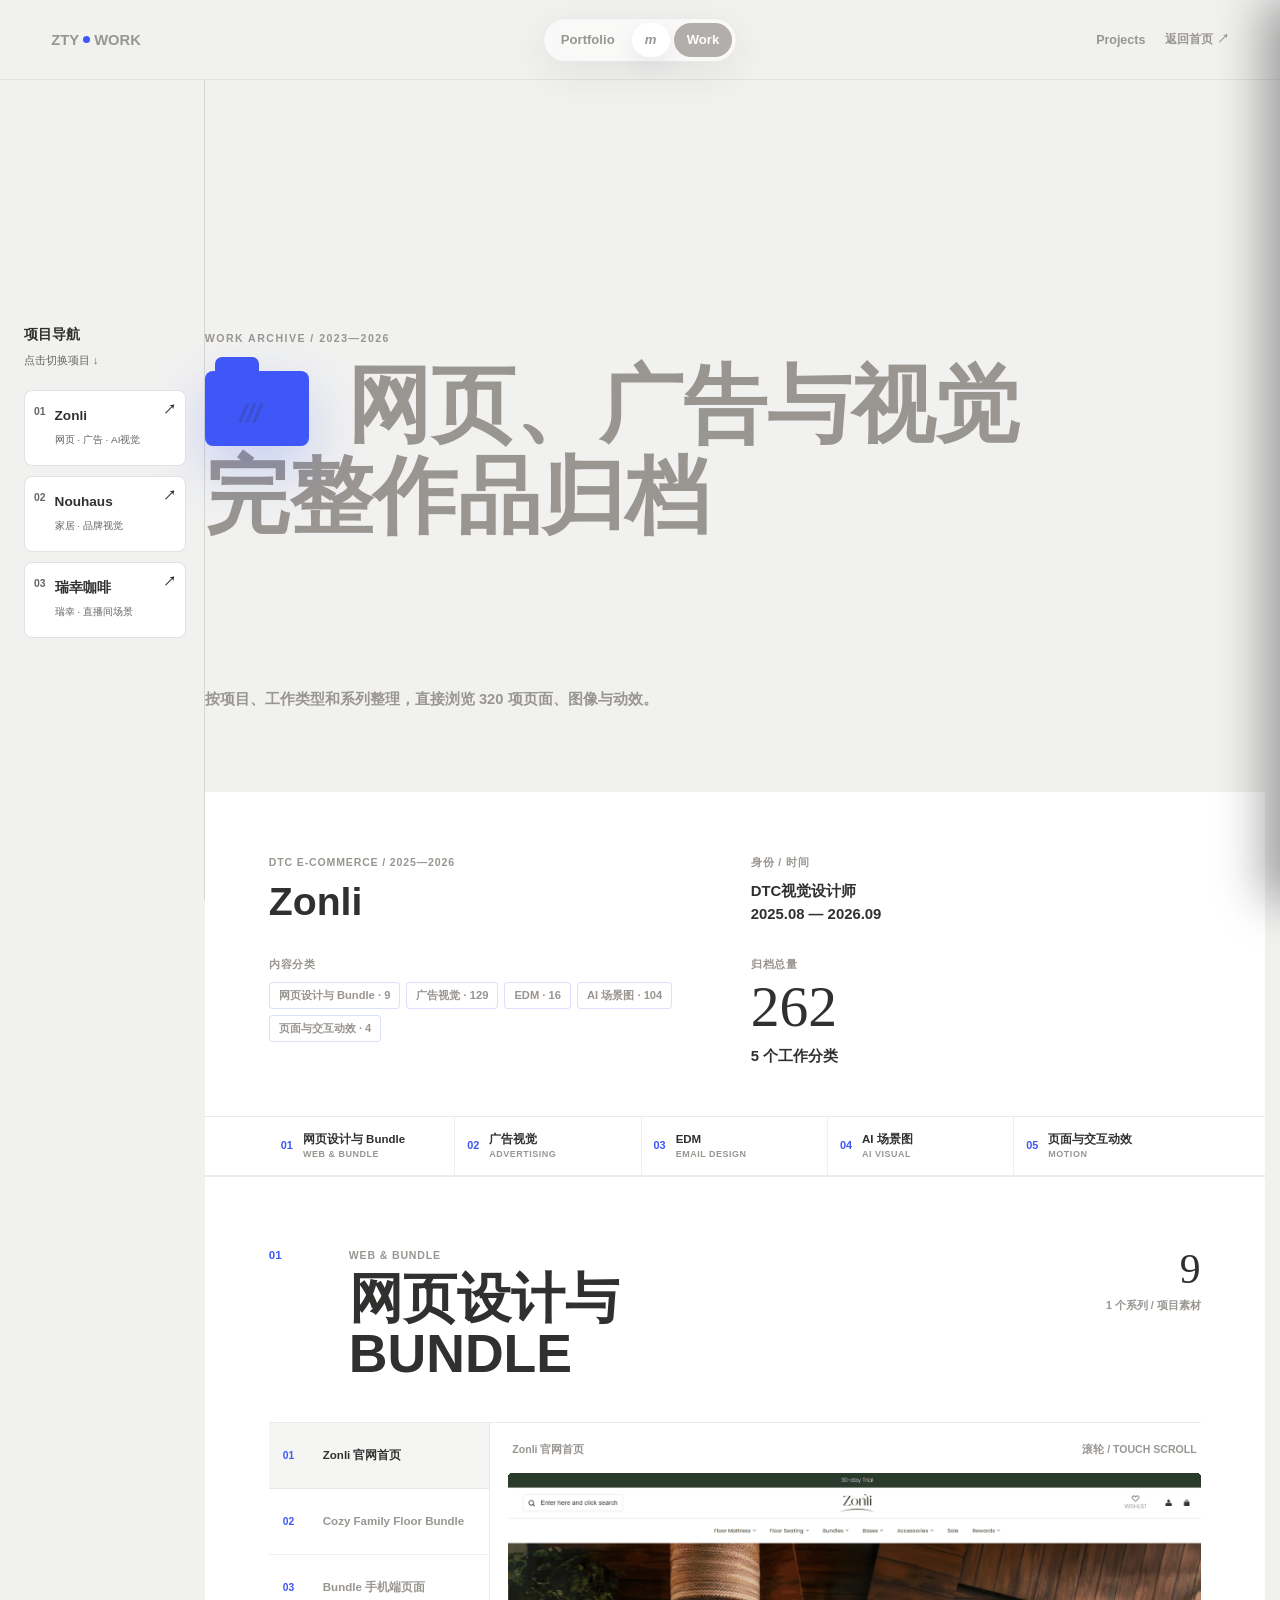
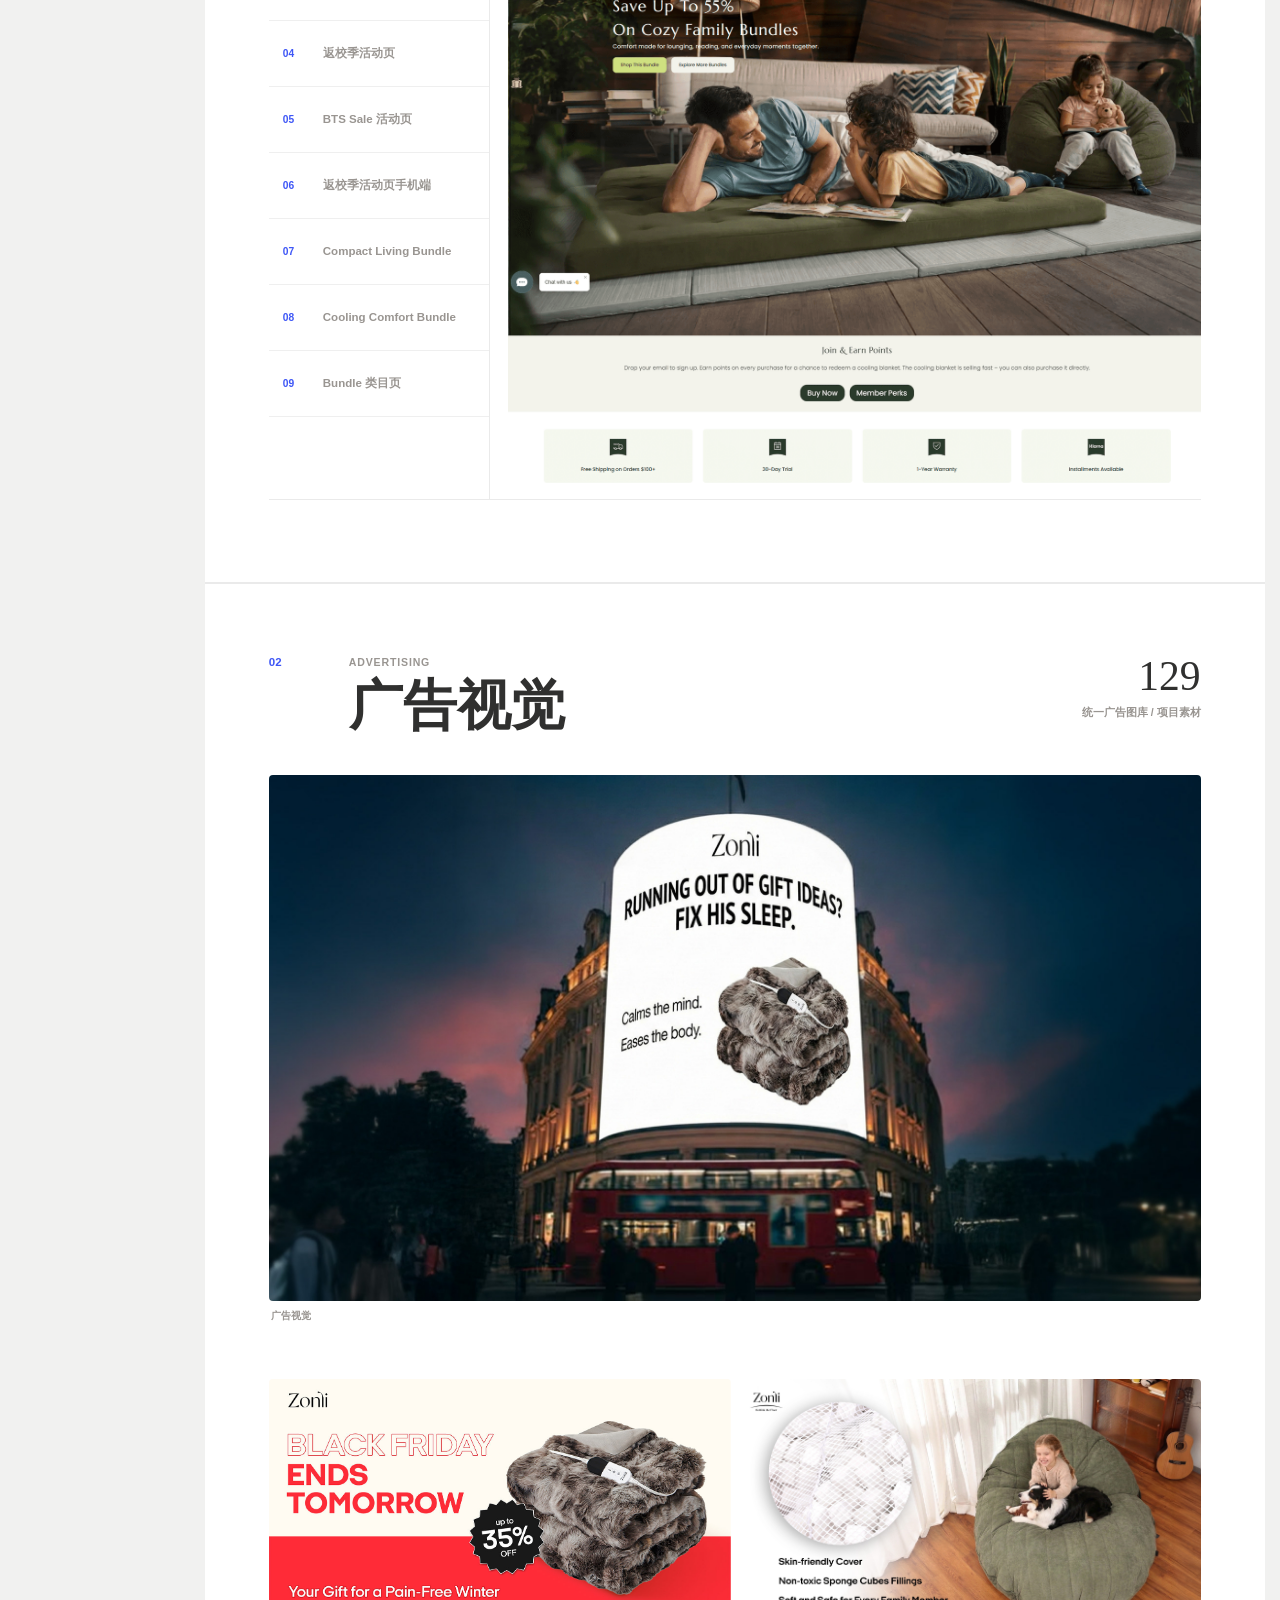
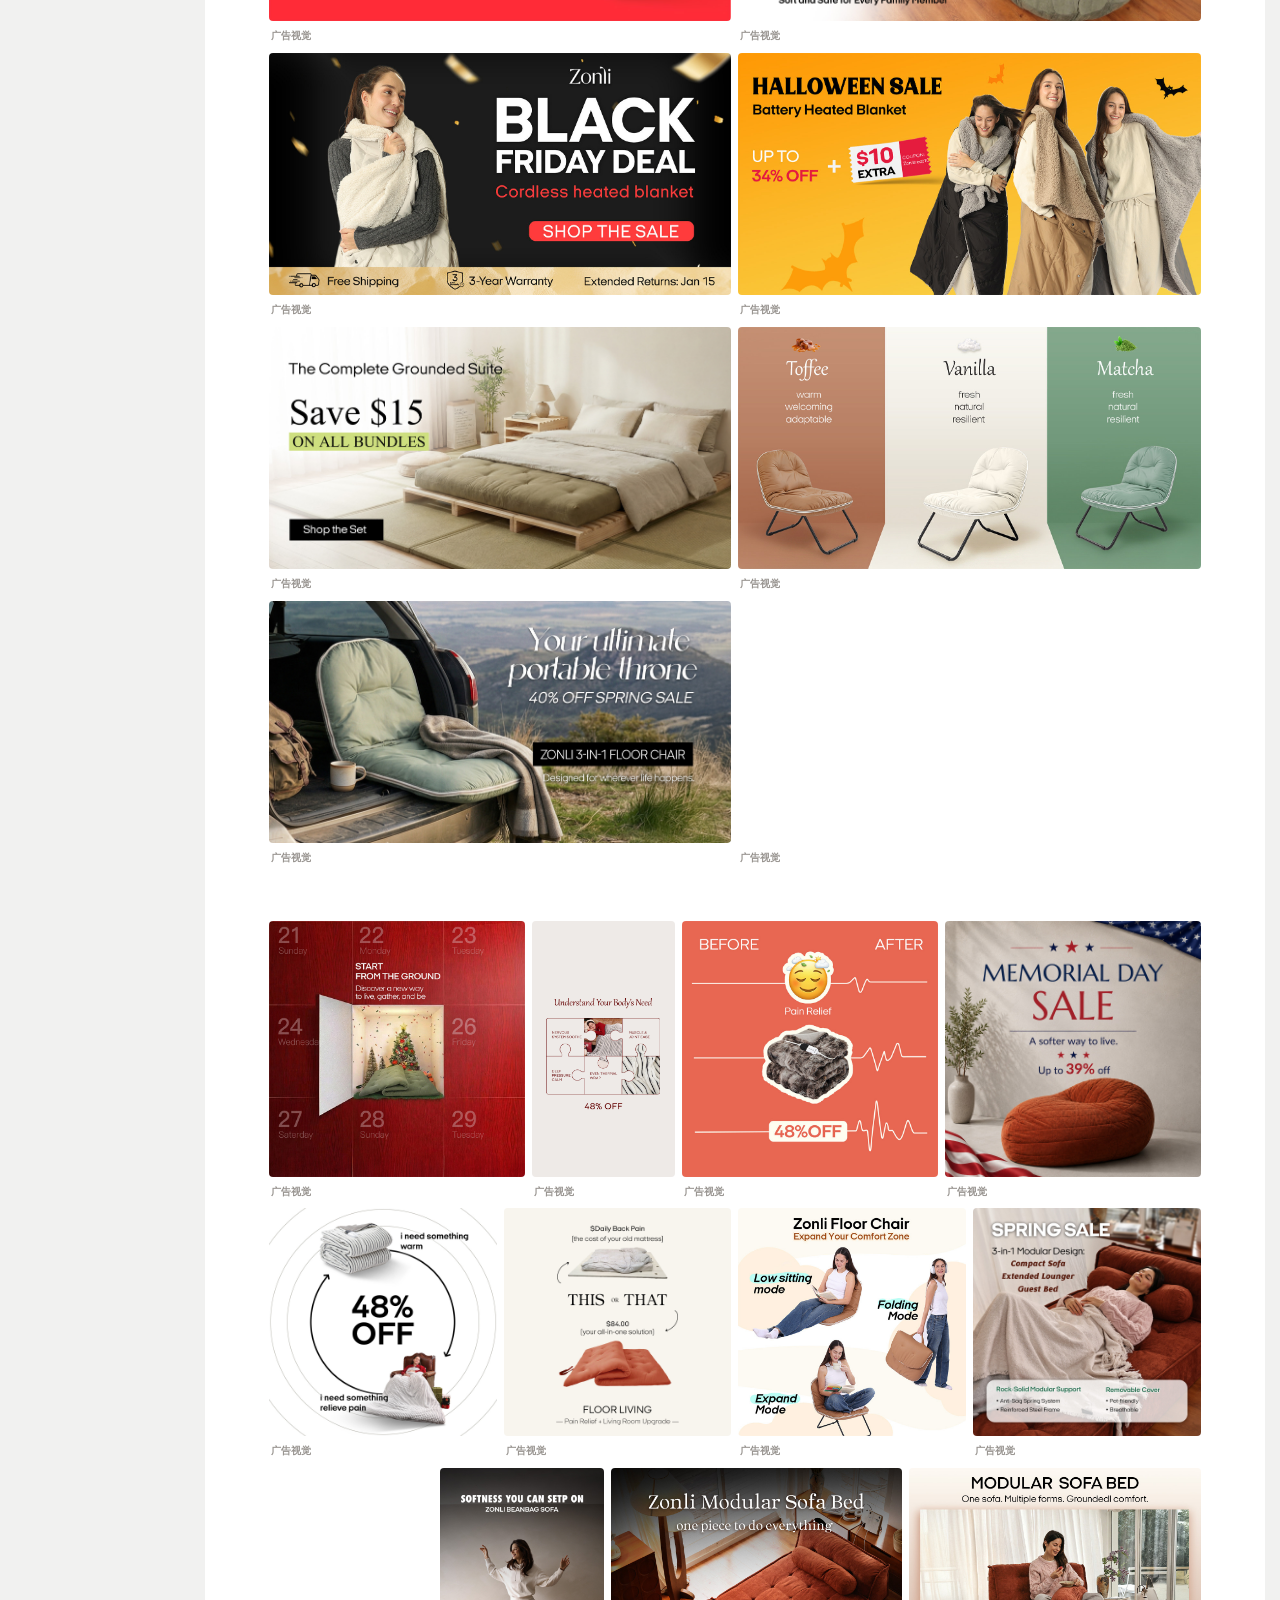
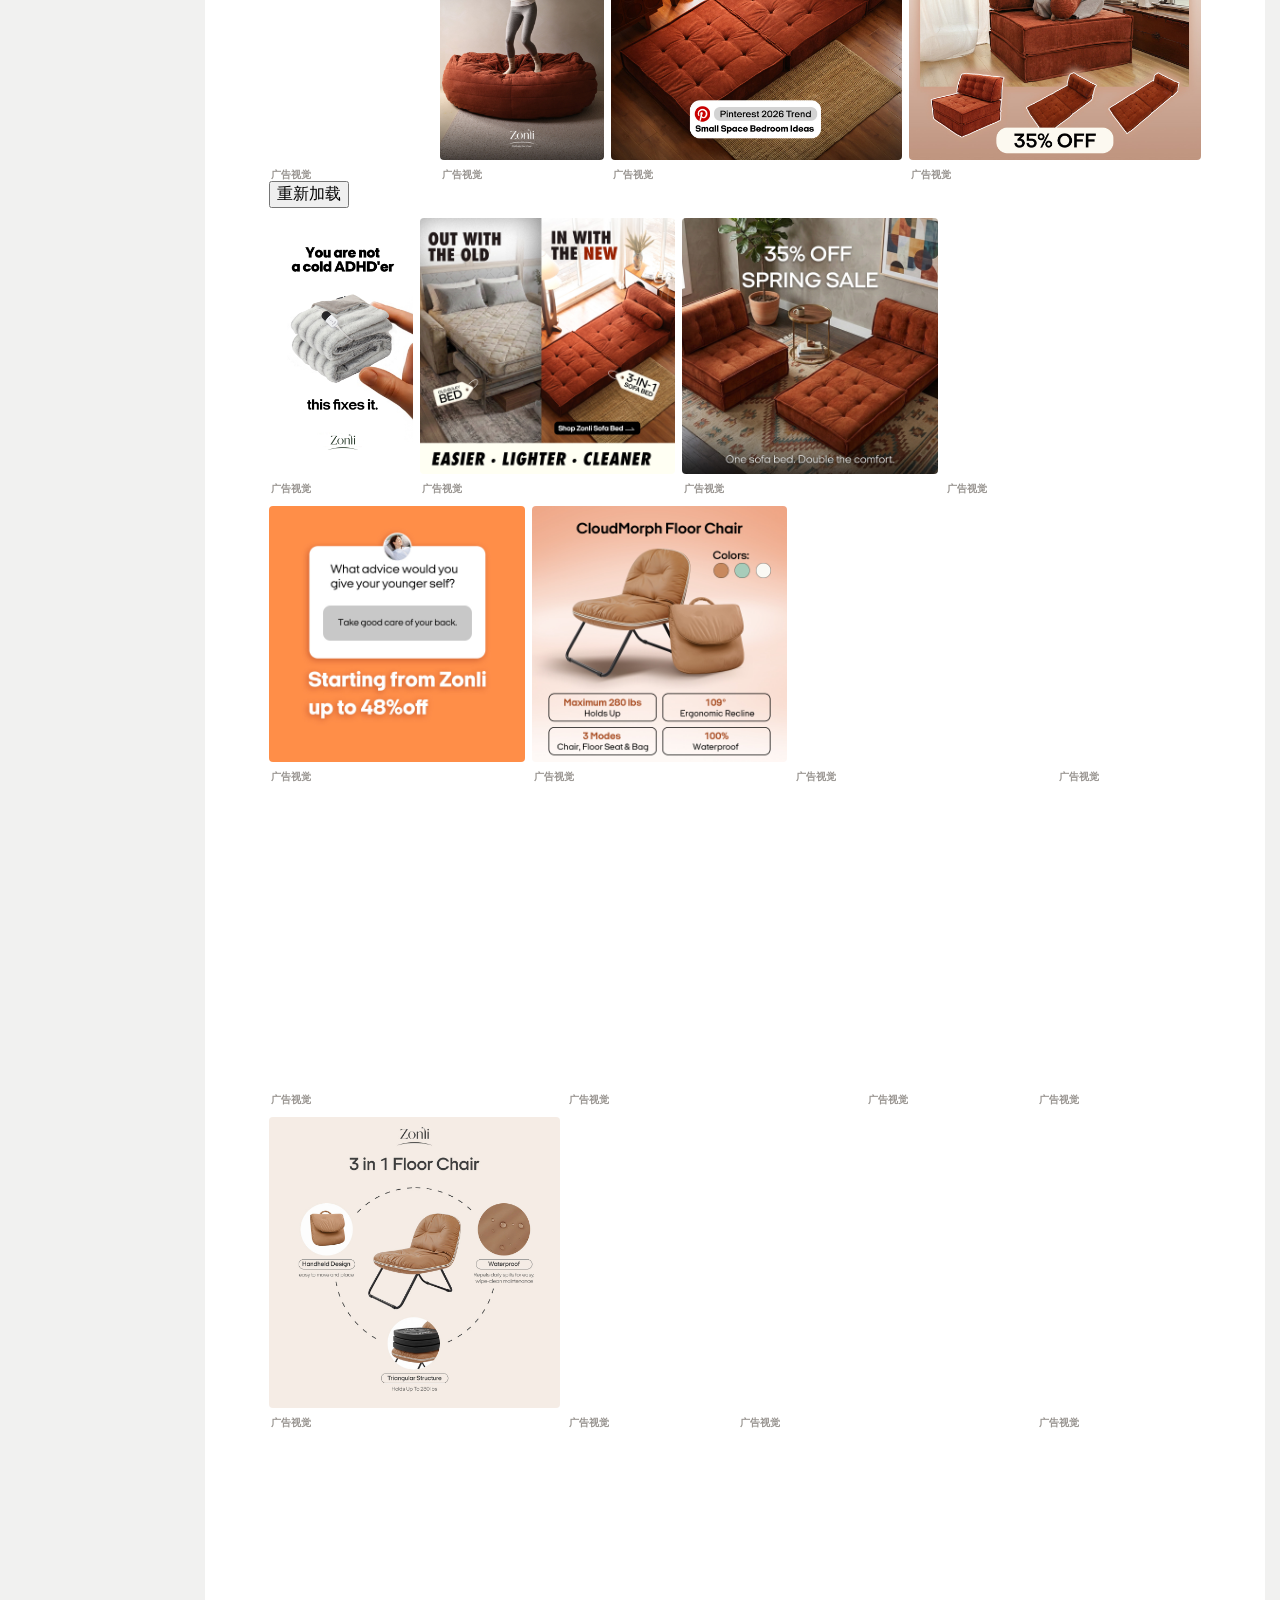
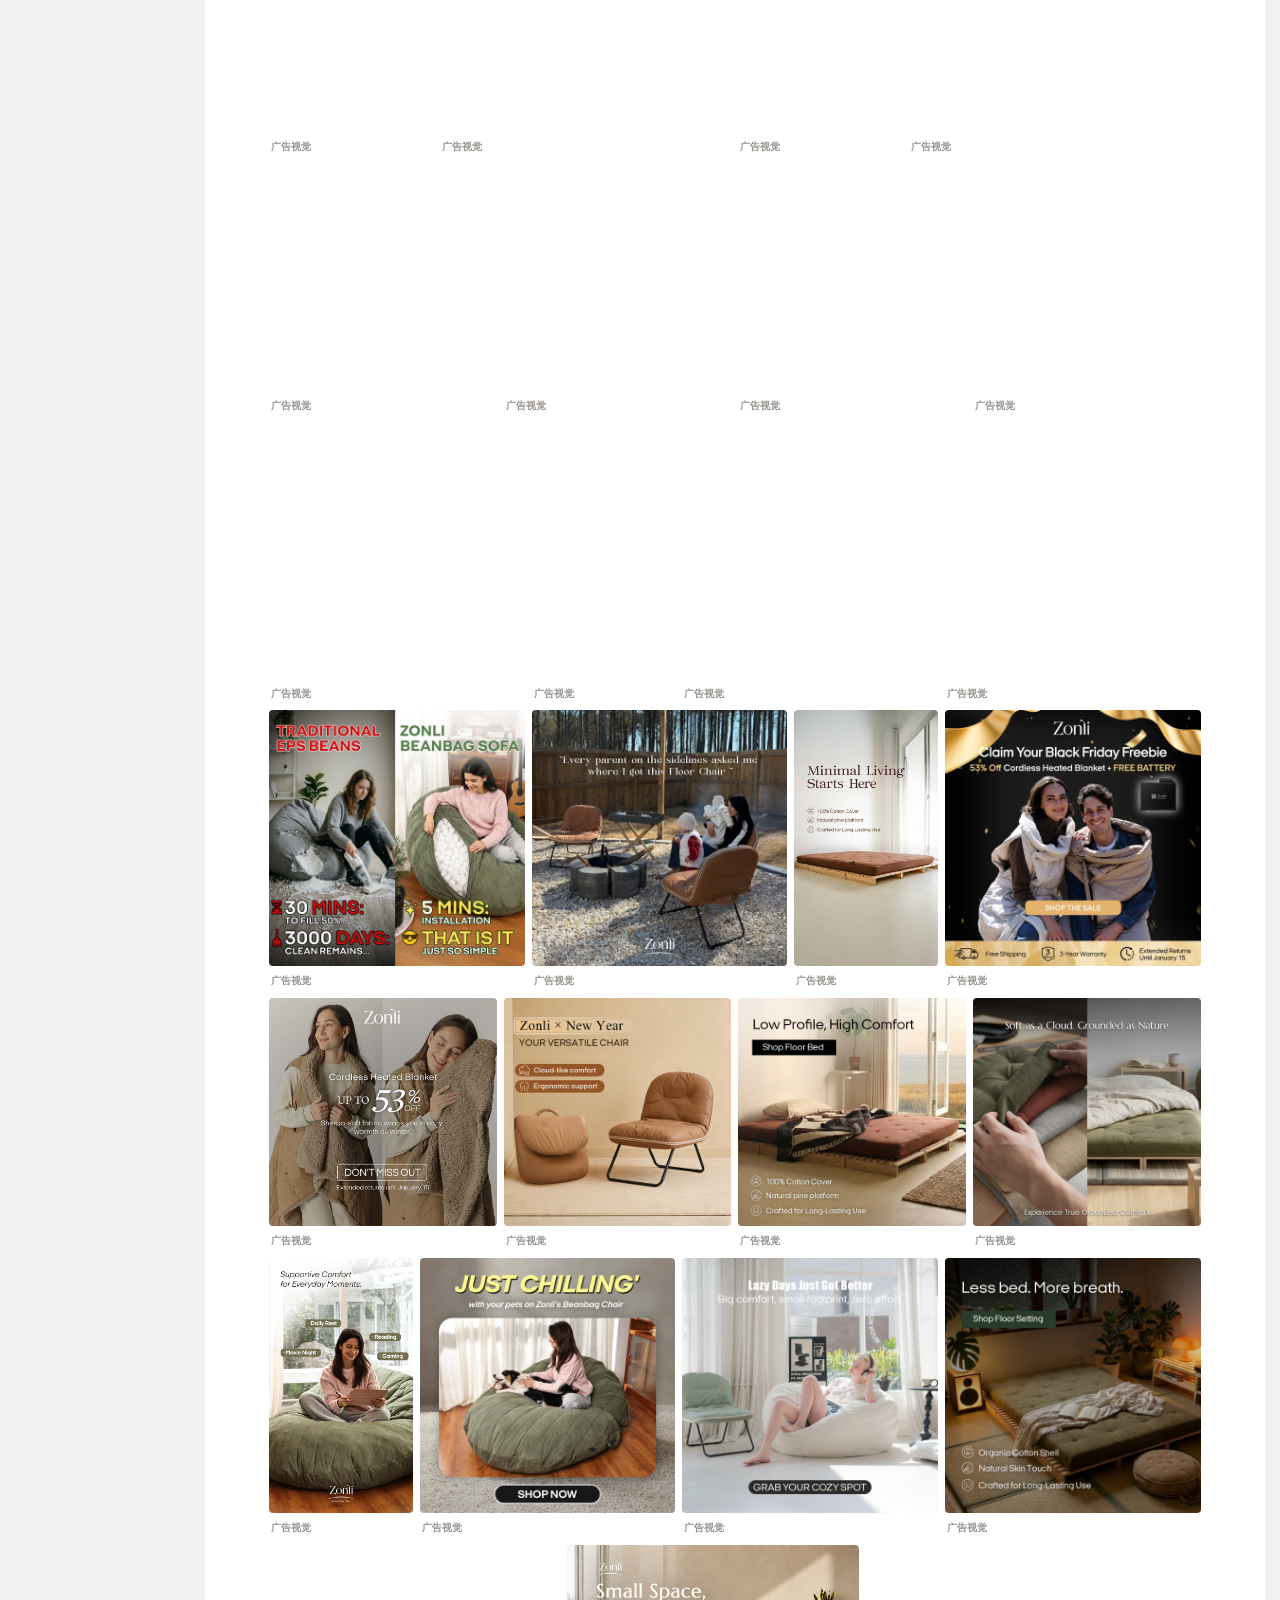
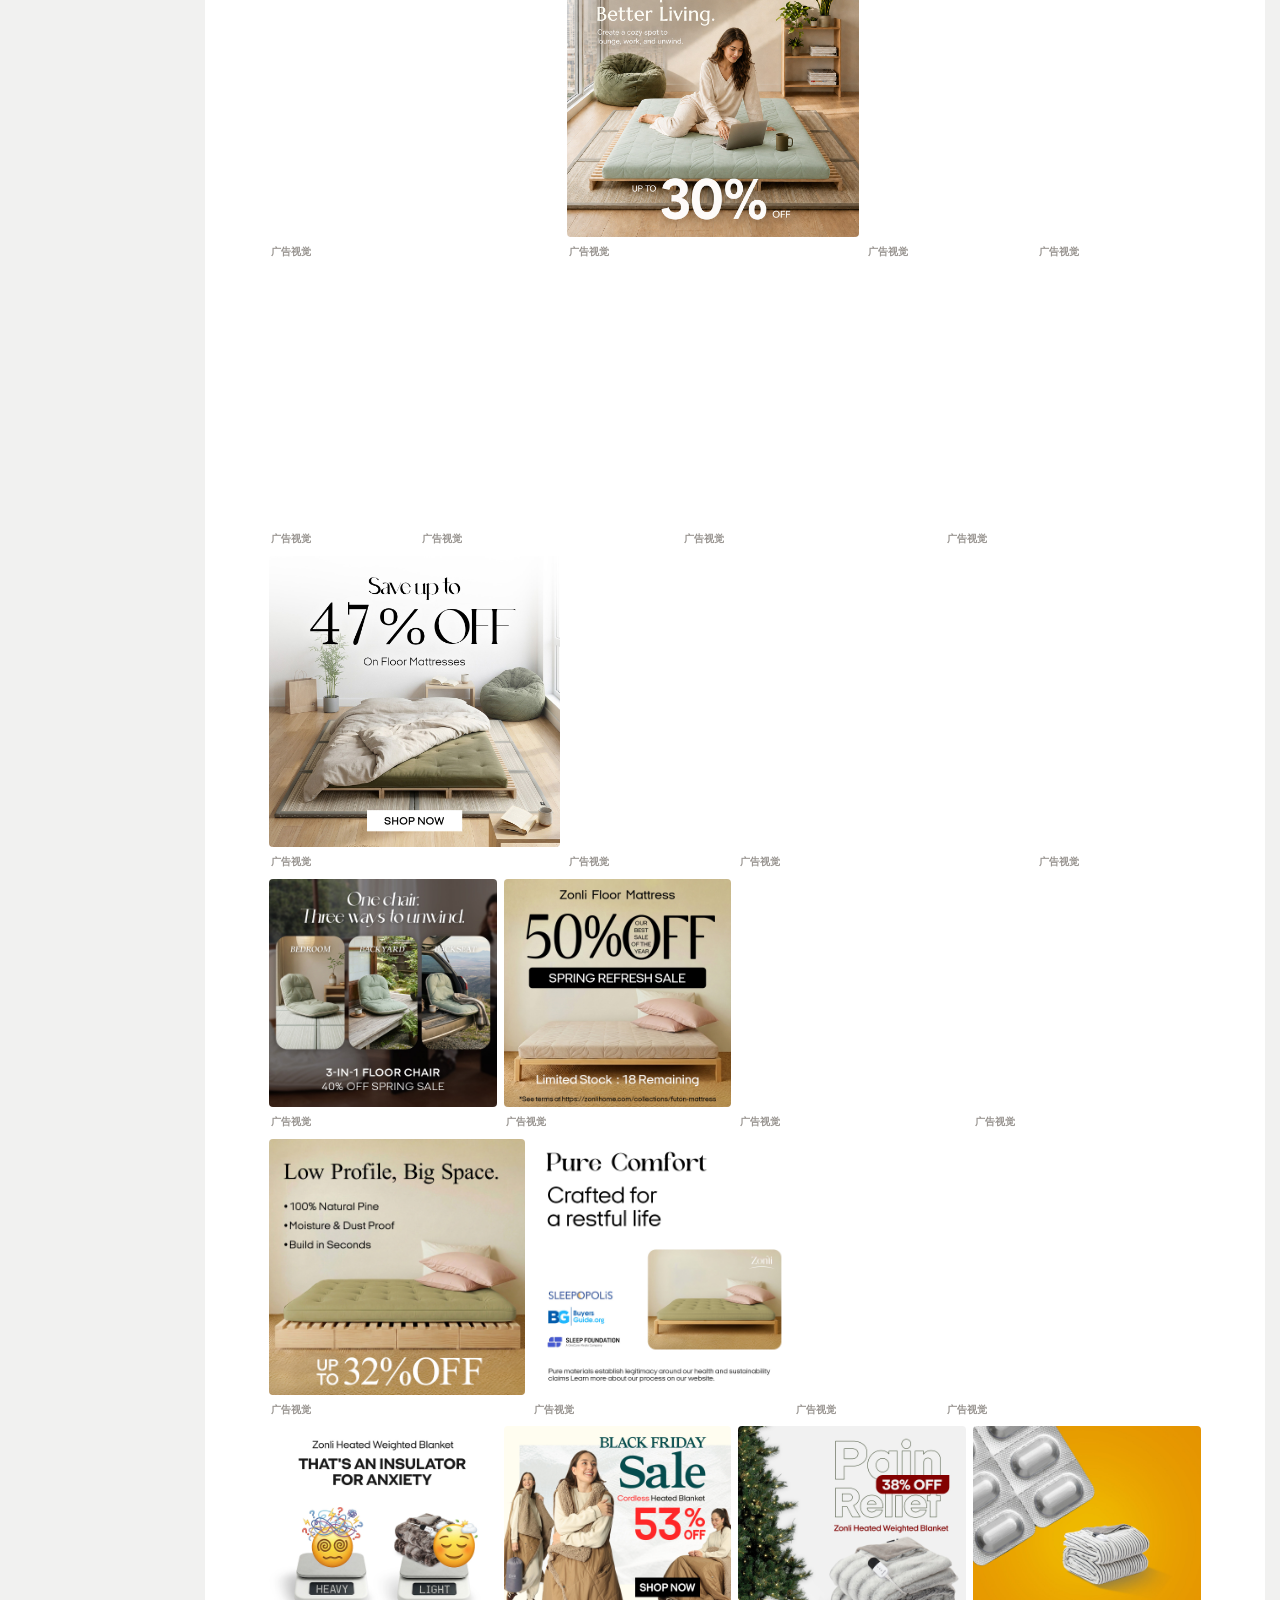
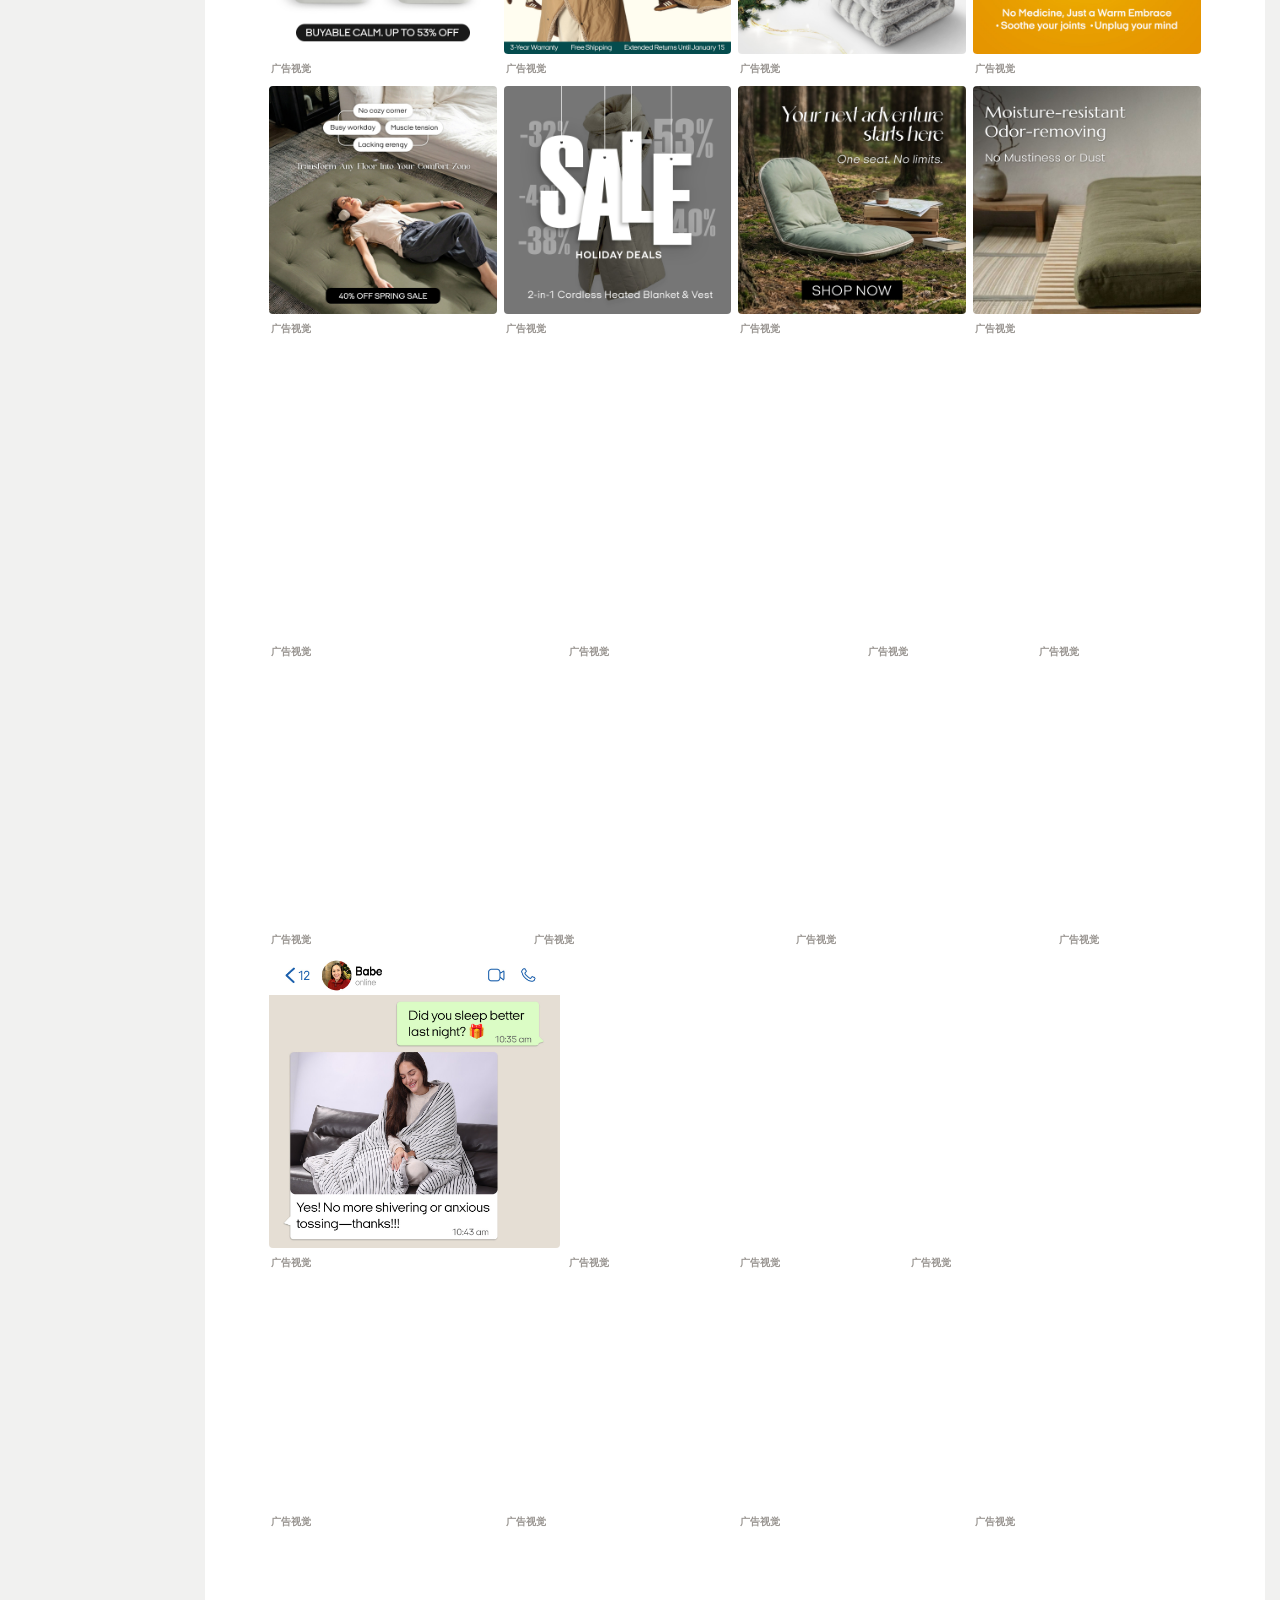
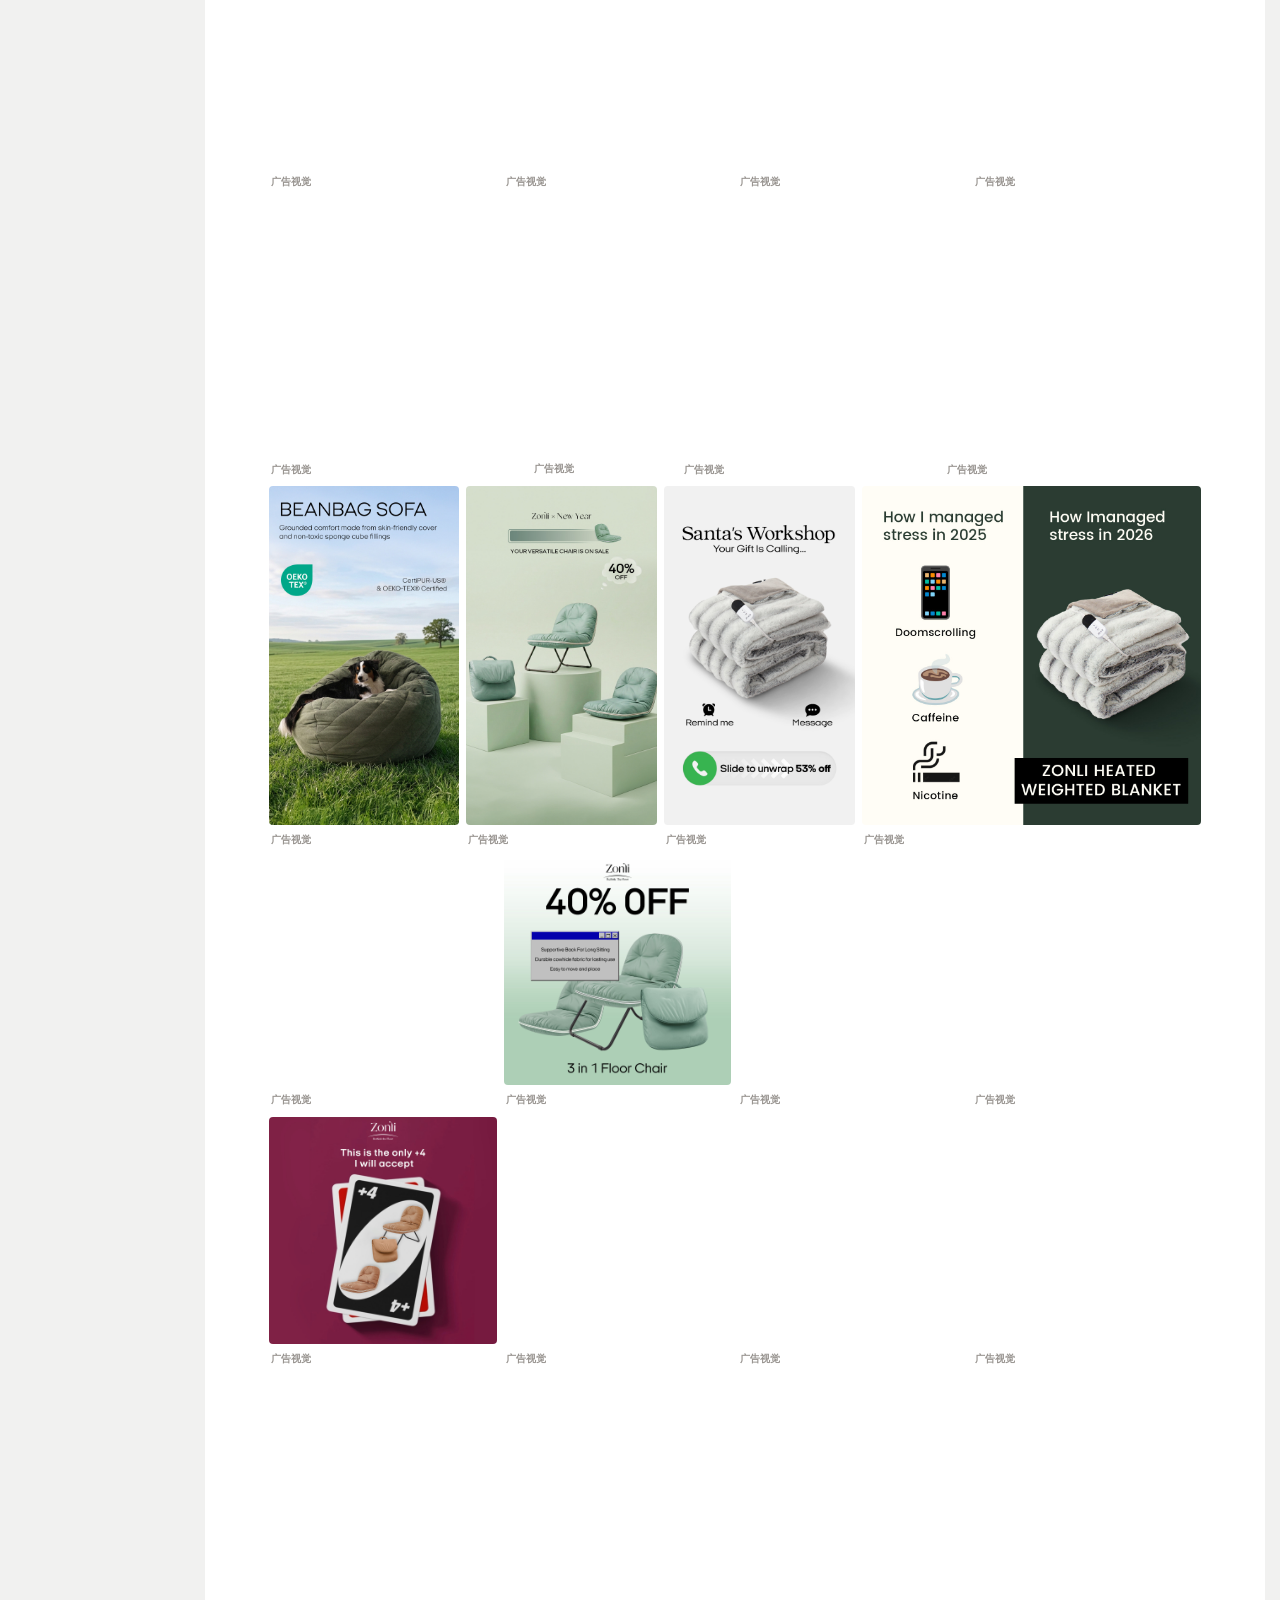
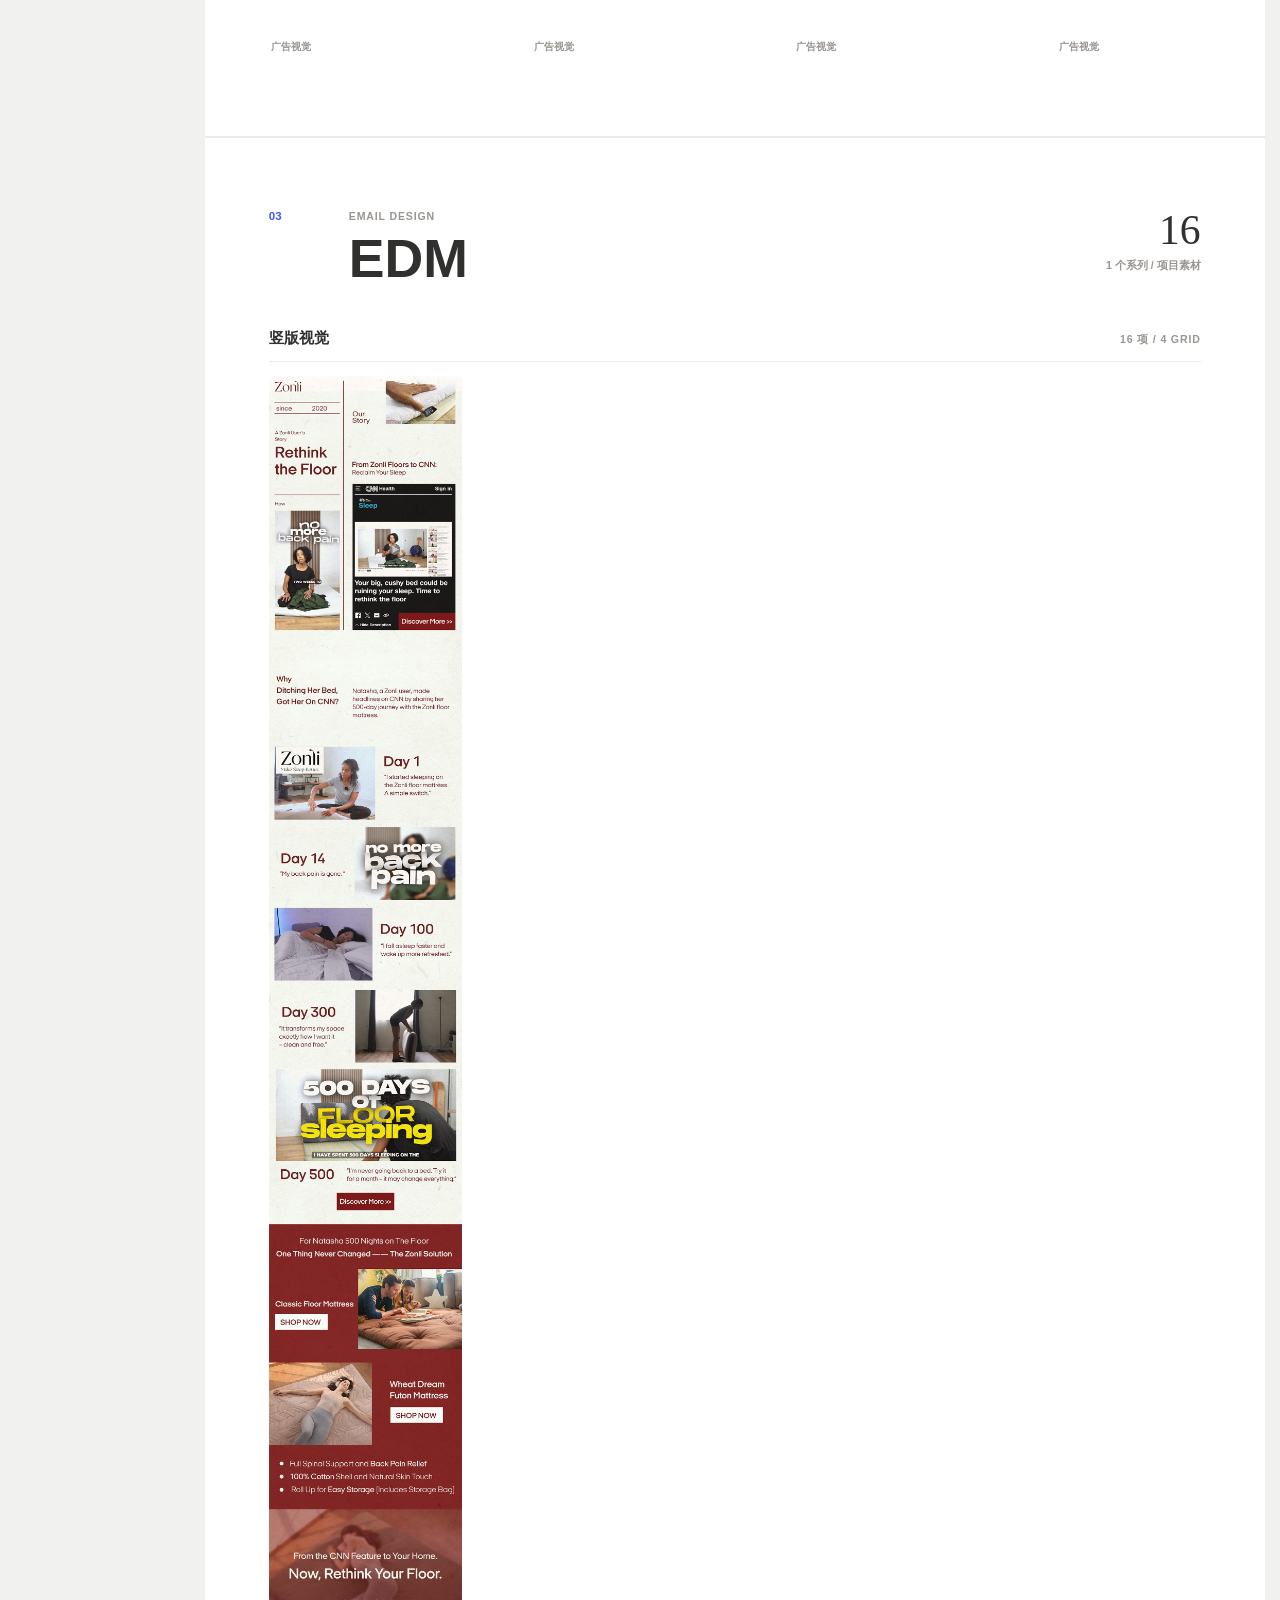
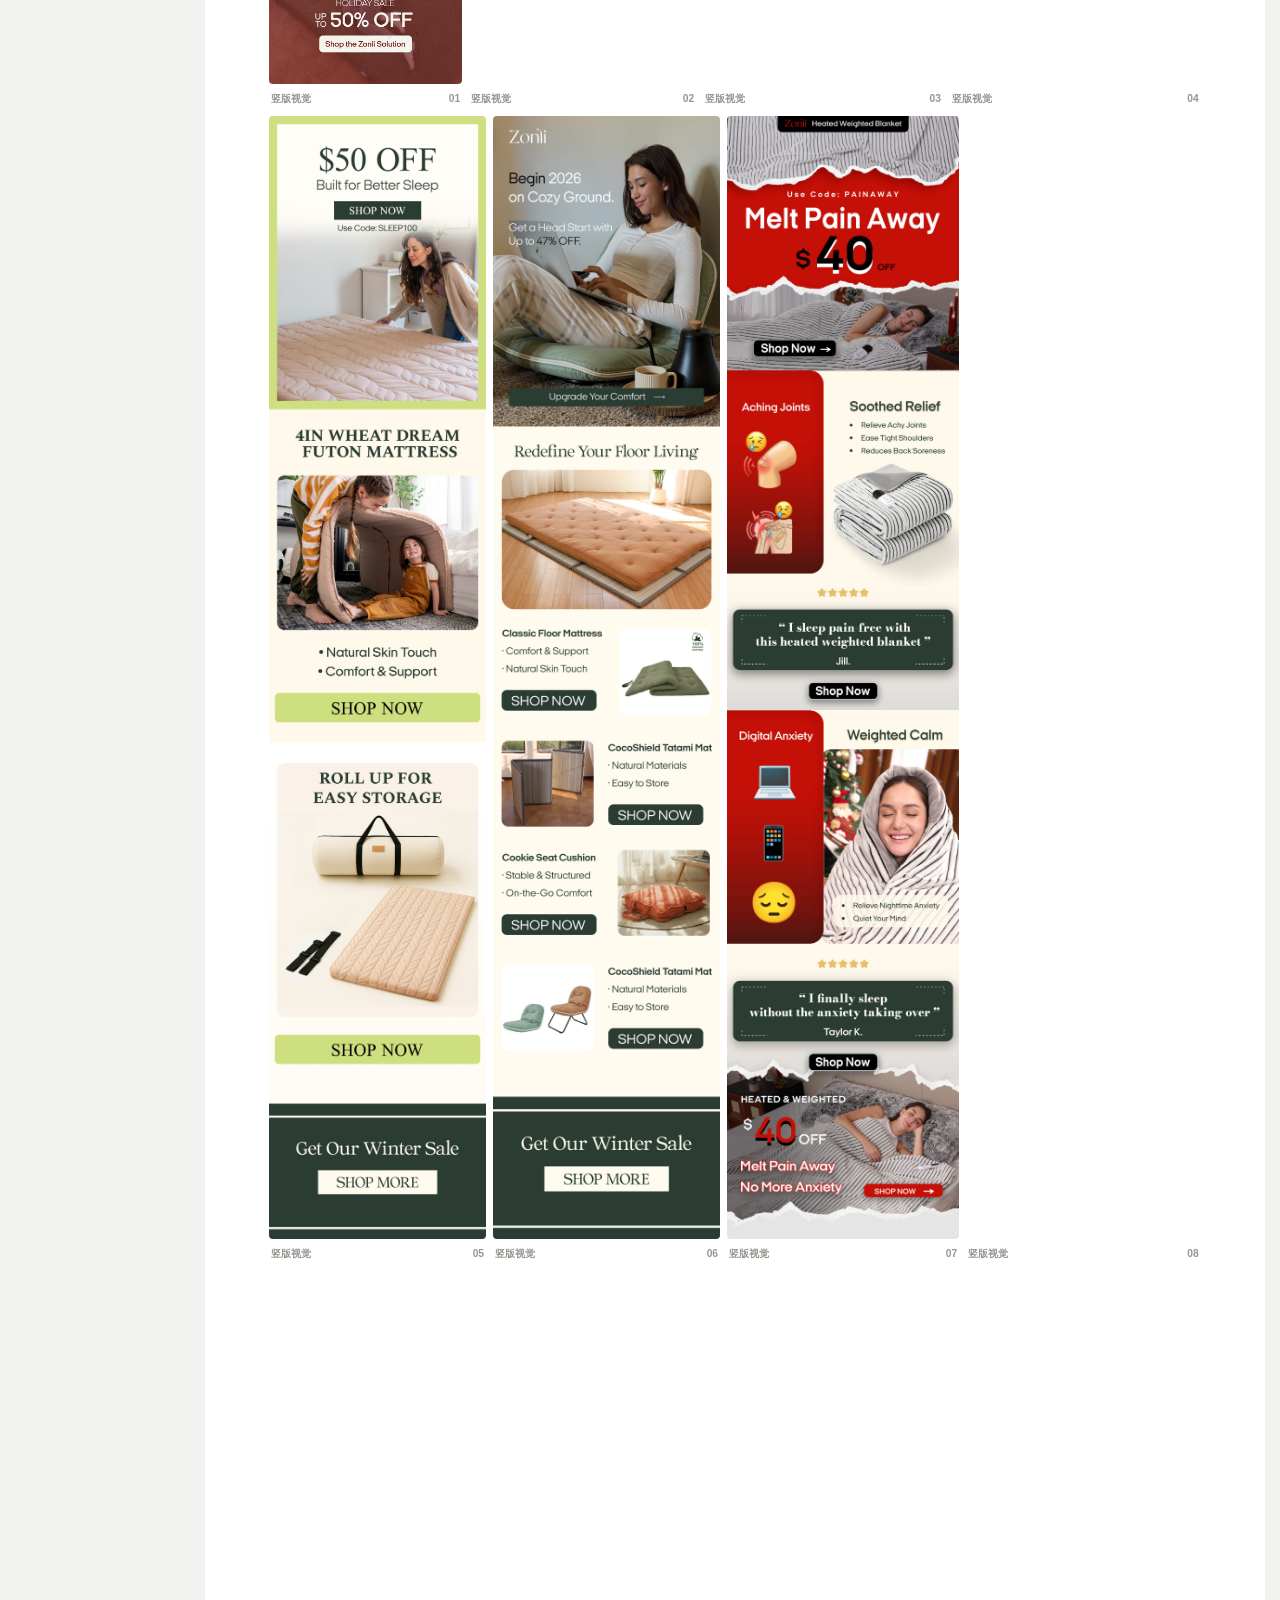
<file: work_archive_v036_return_to_v371_from_v035.html>
<!doctype html>
<html lang="zh-CN">
<head>
    <script src="./assets/media-map.js"></script>
  <meta charset="utf-8">
  <meta name="viewport" content="width=device-width, initial-scale=1">
    <title>Work · v036 · Portfolio v371</title>
  <style>
    :root {
      --jm-bg: #f4f4f4;
      --jm-warm: #faf6ef;
      --jm-orange: #ffbc95;
      --jm-orange-2: #f99e76;
      --jm-blue: #2e54fe;
      --jm-grey: #96908c;
      --jm-ink: #313131;
      --jm-soft-line: rgba(49, 49, 49, .14);
      --jm-card: #ffffff;
      --jm-admin: #101010;
      --jm-admin-soft: #1d1d1d;
      --jm-admin-line: rgba(255,255,255,.12);
      font-family: "Arial Rounded MT Bold", "Microsoft YaHei", Arial, sans-serif;
    }

    * { box-sizing: border-box; }
    html { scroll-behavior: smooth; }
    body {
      margin: 0;
      color: var(--jm-ink);
      background: var(--jm-bg);
      overflow-x: hidden;
    }
    body::before {
      content: "";
      position: fixed;
      inset: 0;
      z-index: 0;
      pointer-events: none;
      box-shadow: none;
    }
    a { color: inherit; text-decoration: none; }
    img, video { max-width: 100%; }
    button, input, textarea, select { font: inherit; }
    button { cursor: pointer; }

    .top-nav {
      position: fixed;
      top: 0;
      left: 0;
      right: 0;
      z-index: 60;
      height: 80px;
      display: grid;
      grid-template-columns: 1fr auto 1fr;
      align-items: center;
      padding: 0 4vw;
      background: var(--jm-bg);
      border-bottom: 1px solid rgba(49,49,49,.08);
      pointer-events: none;
    }
    .brand-mark,
    .social-links,
    .center-nav { pointer-events: auto; }
    .brand-mark {
      display: inline-flex;
      align-items: center;
      gap: .25rem;
      color: var(--jm-grey);
      font-size: .92rem;
      font-weight: 700;
    }
    .brand-dot {
      width: .45rem;
      height: .45rem;
      border-radius: 50%;
      background: var(--jm-blue);
      display: inline-block;
    }
    .center-nav {
      display: inline-flex;
      justify-self: center;
      align-items: center;
      gap: 4px;
      padding: 4px;
      border-radius: 999px;
      background: rgba(255,255,255,.56);
      border: 1px solid rgba(49,49,49,.08);
      box-shadow: 0 12px 40px rgba(49,49,49,.08);
      backdrop-filter: blur(12px);
    }
    .center-nav a,
    .center-logo {
      min-height: 34px;
      display: inline-flex;
      align-items: center;
      justify-content: center;
      padding: 0 13px;
      border-radius: 999px;
      color: var(--jm-grey);
      font-size: .82rem;
      font-weight: 700;
    }
    .center-logo {
      width: 38px;
      padding: 0;
      color: var(--jm-blue);
      background: #fff;
      font-style: italic;
      font-size: 1.05rem;
      box-shadow: 0 10px 24px rgba(49,49,49,.08);
    }
    .center-nav a.is-active { color: #fff; background: rgba(150,144,140,.72); }
    .social-links {
      justify-self: end;
      display: flex;
      align-items: center;
      gap: 1.25rem;
      color: var(--jm-grey);
      font-size: .78rem;
      font-weight: 700;
    }

    .loader-strip {
      position: fixed;
      inset: 0 0 auto;
      z-index: 100;
      height: 8px;
      background: var(--jm-orange);
      transform-origin: left center;
      animation: introLine .9s ease both;
      pointer-events: none;
    }
    @keyframes introLine {
      0% { transform: scaleX(1); opacity: 1; }
      100% { transform: scaleX(0); opacity: 0; }
    }

    .work-shell {
      position: relative;
      z-index: 1;
      width: 100%;
      display: flex;
      align-items: flex-start;
      padding-top: 0;
    }
    .work-nav-rail {
      position: sticky;
      top: 0;
      z-index: 30;
      width: 13.6vw;
      min-width: 156px;
      height: 100vh;
      padding: 80px 0 6vh 4vw;
      display: flex;
      flex-direction: column;
      justify-content: center;
      color: var(--jm-grey);
    }
    .work-nav-list {
      list-style: none;
      margin: 0;
      padding: 0;
      display: grid;
      gap: 1.18rem;
      width: 100%;
    }
    .work-nav-item {
      position: relative;
      display: grid;
      grid-template-columns: 10px;
      gap: 0;
      align-items: center;
    }
    .work-nav-dot {
      width: 4px;
      height: 4px;
      border-radius: 50%;
      border: 0;
      background: currentColor;
      opacity: .5;
    }
    .work-nav-link {
      position: absolute;
      left: 18px;
      display: inline-flex;
      align-items: center;
      min-height: 24px;
      font-size: .82rem;
      font-weight: 700;
      line-height: 1.1;
      color: var(--jm-grey);
      white-space: nowrap;
      opacity: 0;
      transform: translateX(-4px);
      transition: color .18s ease, transform .18s ease, opacity .18s ease;
    }
    .work-nav-link:hover {
      color: var(--jm-ink);
      opacity: 1;
      transform: translateX(0);
    }
    .work-nav-link:hover + .nav-preview {
      opacity: 1;
      transform: translate(14px, -50%) scale(1);
    }
    .nav-preview {
      position: absolute;
      left: 100%;
      top: 50%;
      width: 130px;
      aspect-ratio: 1.38 / 1;
      border-radius: 6px;
      overflow: hidden;
      background: var(--jm-card);
      box-shadow: 0 20px 60px rgba(49,49,49,.18);
      opacity: 0;
      transform: translate(8px, -50%) scale(.96);
      transition: opacity .18s ease, transform .18s ease;
      pointer-events: none;
    }
    .nav-preview img,
    .nav-preview video {
      width: 100%;
      height: 100%;
      object-fit: contain;
      object-position: center;
      display: block;
      background: #f4f4f4;
    }

    .work-main {
      position: relative;
      z-index: 2;
      width: 86.4vw;
      padding-right: 1.2vw;
      display: flex;
      flex-direction: column;
      gap: 0;
    }
    .watermark {
      display: none;
    }
    .work-header {
      position: relative;
      min-height: 92vh;
      padding: 80px 4vw 0 0;
      display: flex;
      align-items: center;
      justify-content: flex-start;
      gap: 0;
    }
    .headline-wrap {
      position: relative;
      max-width: 84vw;
      min-height: 0;
      display: block;
    }
    .hero-title-line {
      display: block;
    }
    .headline-work {
      color: var(--jm-grey);
      margin: 0;
      font-size: clamp(5.2rem, 6.1vw, 8rem);
      line-height: 1.1;
      font-weight: 700;
      letter-spacing: 0;
    }
    .headline-work span {
      color: var(--jm-orange);
      opacity: .2;
    }
    .headline-work .folder-mark {
      color: inherit;
      opacity: 1;
    }
    .work-eyebrow,
    .cta-eyebrow {
      margin: 0 0 18px;
      color: var(--jm-grey);
      font-size: .66rem;
      font-weight: 800;
      letter-spacing: .14em;
      text-transform: uppercase;
    }
    .folder-mark {
      position: relative;
      display: inline-block;
      vertical-align: middle;
      left: auto;
      bottom: auto;
      width: clamp(104px, 7.7vw, 156px);
      height: clamp(74px, 5.9vw, 98px);
      margin: 0 clamp(24px, 3vw, 44px) .08em 0;
      border-radius: 8px;
      background: var(--jm-blue);
      transform: none;
      box-shadow: 0 22px 55px rgba(46,84,254,.22);
    }
    .folder-mark::before {
      content: "";
      position: absolute;
      left: 10%;
      top: -19%;
      width: 42%;
      height: 30%;
      border-radius: 7px 7px 0 0;
      background: var(--jm-blue);
    }
    .folder-mark::after {
      content: "///";
      position: absolute;
      left: 34%;
      top: 38%;
      color: rgba(49,49,49,.22);
      font-size: clamp(1.6rem, 2vw, 2.35rem);
      font-weight: 700;
      transform: skew(-14deg);
    }
    .header-note {
      display: none;
      flex: 0 0 min(330px, 27vw);
      color: var(--jm-grey);
      font-size: .95rem;
      font-weight: 700;
      line-height: 1.65;
      margin-bottom: 2.2vw;
    }

    .project-block {
      position: relative;
      z-index: 2;
      width: 100%;
      margin-bottom: clamp(88px, 7.2vw, 148px);
      padding: clamp(58px, 5vw, 86px) clamp(6px, .45vw, 10px) clamp(6px, .45vw, 10px);
      background: var(--jm-card);
      display: flex;
      flex-direction: column;
      gap: clamp(28px, 2.2vw, 42px);
      box-shadow: 0 1px 0 rgba(49,49,49,.04);
      scroll-margin-top: 96px;
    }
    .project-info-grid {
      width: 100%;
      display: grid;
      grid-template-columns: minmax(280px, 1.22fr) minmax(240px, 1fr) minmax(190px, .9fr) minmax(260px, 1fr);
      gap: clamp(20px, 2.4vw, 52px);
      align-items: start;
      padding: 0 clamp(38px, 4.8vw, 88px);
    }
    .project-title-cell {
      display: grid;
      gap: .82rem;
      align-items: start;
    }
    .project-title {
      color: var(--jm-ink);
      margin: 0;
      font-size: clamp(1.75rem, 2.1vw, 2.45rem);
      font-weight: 700;
      line-height: 1.04;
      letter-spacing: 0;
    }
    .project-label {
      color: var(--jm-grey);
      margin: 0 0 .62rem;
      font-size: .82rem;
      font-weight: 700;
      line-height: 1.25;
      letter-spacing: .01em;
    }
    .project-label small {
      display: block;
      margin-top: .24rem;
      font-size: .58rem;
      line-height: 1;
      letter-spacing: .1em;
      opacity: .7;
    }
    .project-copy {
      color: var(--jm-ink);
      margin: 0;
      max-width: 38rem;
      font-size: .92rem;
      font-weight: 600;
      line-height: 1.72;
      overflow-wrap: anywhere;
    }

    @media screen and (min-width: 769px) and (max-width: 1400px) {
      .project-info-grid {
        grid-template-columns: repeat(2, minmax(0, 1fr));
        column-gap: clamp(34px, 4vw, 58px);
        row-gap: 26px;
      }
    }
    .pill-year,
    .pill-service {
      display: inline-flex;
      align-items: center;
      width: fit-content;
      min-height: 25px;
      border-radius: 999px;
      border: 1px solid rgba(49,49,49,.12);
      color: var(--jm-grey);
      background: #fff;
      padding: .38rem .65rem;
      font-size: .72rem;
      line-height: 1;
      font-weight: 700;
    }
    .pill-service {
      border-radius: 5px;
      border-color: rgba(46,84,254,.16);
      color: var(--jm-grey);
      margin: 0 .4rem .45rem 0;
    }
    .media-grid {
      display: grid;
      grid-template-columns: repeat(12, minmax(0, 1fr));
      grid-auto-flow: row;
      grid-auto-rows: clamp(118px, 6.8vw, 140px);
      gap: 6px;
      width: 100%;
    }
    .media-card {
      position: relative;
      height: clamp(280px, 24vw, 440px);
      grid-column: span 4;
      min-height: 0;
      background: #f3f3f3;
      border-radius: 4px;
      overflow: hidden;
    }
    .media-card.is-page-feature {
      grid-column: span 12;
      grid-row: span 6;
      height: auto;
      max-height: none;
      aspect-ratio: auto;
    }
    .media-card.is-full-feature {
      grid-column: span 12;
      grid-row: span 7;
      height: auto;
      max-height: none;
      aspect-ratio: auto;
    }
    .media-card.is-side-feature {
      grid-column: span 6;
      grid-row: span 5;
      height: auto;
      aspect-ratio: auto;
    }
    .media-card.is-motion {
      grid-column: span 6;
      grid-row: span 4;
      height: auto;
      aspect-ratio: auto;
    }
    .media-card.is-tall-tile {
      grid-column: span 3;
      grid-row: span 4;
      height: auto;
      aspect-ratio: auto;
    }
    .media-card.is-live-tile {
      grid-column: span 3;
      grid-row: span 4;
      height: auto;
      aspect-ratio: auto;
    }
    .media-card.is-poster-tile {
      grid-column: span 3;
      grid-row: span 4;
      height: auto;
      aspect-ratio: auto;
    }
    .media-card.is-cover {
      grid-column: span 8;
      grid-row: span 4;
      height: auto;
      aspect-ratio: 16 / 9;
      max-height: 620px;
    }
    .media-card.is-feature-video {
      grid-column: 2 / span 9;
      grid-row: span 5;
      height: auto;
      aspect-ratio: 16 / 9;
      max-height: 720px;
    }
    .media-card.is-feature-wide {
      grid-column: 2 / span 10;
      grid-row: span 5;
      height: auto;
      aspect-ratio: 1.91 / 1;
      max-height: 760px;
    }
    .media-card.is-thumb-strip {
      grid-column: span 12;
      grid-row: span 5;
      height: clamp(420px, 32vw, 620px);
      background: #0a0d14;
      color: #f3f3f3;
      isolation: isolate;
    }
    .media-card.is-wide {
      grid-column: span 6;
      grid-row: span 4;
      height: auto;
      aspect-ratio: 16 / 9;
    }
    .media-card.is-portrait { grid-column: span 4; grid-row: span 4; height: auto; }
    .media-card.is-square { grid-column: span 4; grid-row: span 3; height: auto; aspect-ratio: auto; }
    .media-card.is-page {
      grid-column: span 8;
      grid-row: span 4;
      height: auto;
      aspect-ratio: 4 / 3;
      max-height: 680px;
      overflow: hidden;
    }
    .media-card.is-solo {
      grid-column: 2 / span 8;
    }
    .media-grid:has(.media-card:only-child) .media-card {
      grid-column: 2 / span 8;
    }
    .media-scroll {
      width: 100%;
      height: 100%;
      overflow: hidden;
      display: grid;
      place-items: center;
      background: #f7f7f7;
    }
    .media-card.is-cover .media-scroll,
    .media-card.is-feature-video .media-scroll,
    .media-card.is-feature-wide .media-scroll,
    .media-card.is-wide .media-scroll,
    .media-card.is-page .media-scroll,
    .media-card.is-portrait .media-scroll,
    .media-card.is-page-feature .media-scroll,
    .media-card.is-full-feature .media-scroll,
    .media-card.is-side-feature .media-scroll,
    .media-card.is-motion .media-scroll,
    .media-card.is-tall-tile .media-scroll,
    .media-card.is-live-tile .media-scroll,
    .media-card.is-poster-tile .media-scroll {
      height: 100%;
      display: block;
      overflow: hidden;
    }
    .media-scroll img,
    .media-scroll video {
      width: 100%;
      height: 100%;
      object-fit: contain;
      object-position: center;
      display: block;
      pointer-events: none;
      background: #f7f7f7;
    }
    .media-card.is-cover img,
    .media-card.is-feature-video img,
    .media-card.is-feature-wide img,
    .media-card.is-wide img,
    .media-card.is-page img,
    .media-card.is-portrait img,
    .media-card.is-page-feature img,
    .media-card.is-full-feature img,
    .media-card.is-motion img {
      width: 100%;
      height: auto;
      min-height: 100%;
      object-fit: initial;
    }
    .media-card.is-side-feature img,
    .media-card.is-tall-tile img,
    .media-card.is-live-tile img,
    .media-card.is-poster-tile img {
      width: 100%;
      height: 100%;
      object-fit: contain;
      object-position: center;
    }
    .media-card.is-pan-ready .media-scroll img {
      height: auto;
      min-height: 100%;
      will-change: transform;
      transition: transform .35s ease;
    }
    .media-card.is-pan-ready::after {
      content: "Slow preview";
      position: absolute;
      right: 10px;
      top: 10px;
      z-index: 3;
      border-radius: 999px;
      padding: 7px 10px;
      color: var(--jm-grey);
      background: rgba(255,255,255,.76);
      font-size: .66rem;
      font-weight: 800;
      opacity: 0;
      transform: translateY(-4px);
      transition: opacity .18s ease, transform .18s ease;
      pointer-events: none;
      backdrop-filter: blur(8px);
    }
    .media-card.is-pan-ready:hover::after {
      opacity: 1;
      transform: translateY(0);
    }
    .media-scroll video { background: #141414; object-fit: contain; pointer-events: auto; }
    .media-caption {
      position: absolute;
      left: 8px;
      right: 8px;
      bottom: 8px;
      display: flex;
      justify-content: space-between;
      gap: 10px;
      color: var(--jm-grey);
      background: rgba(255,255,255,.72);
      border-radius: 5px;
      padding: 7px 9px;
      font-size: .68rem;
      font-weight: 700;
      backdrop-filter: blur(8px);
      opacity: 0;
      transform: translateY(4px);
      transition: opacity .18s ease, transform .18s ease;
    }
    .media-card:hover .media-caption { opacity: 1; transform: translateY(0); }
    .thumb-strip-stage {
      position: absolute;
      inset: 0;
      overflow: hidden;
      background:
        radial-gradient(circle at 8% 8%, rgba(255,255,255,.34), transparent 34%),
        radial-gradient(circle at 62% 20%, rgba(46,84,254,.16), transparent 38%),
        linear-gradient(120deg, #242932 0%, #0a0d14 44%, #070910 100%);
    }
    .thumb-strip-stage::before {
      content: "";
      position: absolute;
      inset: 0;
      z-index: 1;
      opacity: .18;
      background-image:
        radial-gradient(circle at 1px 1px, rgba(255,255,255,.42) 1px, transparent 0),
        radial-gradient(circle at 3px 5px, rgba(0,0,0,.8) 1px, transparent 0);
      background-size: 5px 5px, 7px 7px;
      mix-blend-mode: overlay;
      pointer-events: none;
    }
    .thumb-strip-label {
      position: absolute;
      left: clamp(18px, 4vw, 68px);
      top: clamp(18px, 2vw, 36px);
      z-index: 4;
      display: grid;
      gap: 5px;
      color: rgba(245,245,245,.72);
      font-size: .7rem;
      font-weight: 800;
      letter-spacing: 0;
    }
    .thumb-strip-label span + span {
      color: rgba(245,245,245,.46);
      font-size: .66rem;
    }
    .thumb-strip-track {
      position: absolute;
      inset: 0;
      z-index: 2;
    }
    .thumb-strip-item {
      --tile-w: clamp(190px, 15vw, 300px);
      position: absolute;
      width: var(--tile-w);
      aspect-ratio: 1 / 1;
      margin: 0;
      overflow: hidden;
      background: #efefef;
      box-shadow: 0 22px 46px rgba(0,0,0,.28);
      opacity: .42;
      filter: saturate(.68) brightness(.76);
    }
    .thumb-strip-item img {
      width: 100%;
      height: 100%;
      display: block;
      object-fit: cover;
      object-position: center;
      box-sizing: border-box;
      pointer-events: none;
    }
    .thumb-strip-item.is-focus {
      --tile-w: clamp(340px, 28vw, 540px);
      left: 50%;
      top: 50%;
      z-index: 6;
      opacity: 1;
      filter: none;
      background: #f6f6f6;
      transform: translate(-50%, -54%);
      box-shadow: 0 30px 70px rgba(0,0,0,.34);
    }
    .thumb-strip-item.is-focus img {
      object-fit: contain;
      padding: clamp(10px, 1.1vw, 20px);
    }
    .thumb-pos-1 { left: 7%; top: 18%; }
    .thumb-pos-2 { left: 23%; top: 18%; opacity: .5; }
    .thumb-pos-3 { left: 39%; top: 18%; opacity: .38; }
    .thumb-pos-4 { right: 22%; top: 18%; opacity: .36; }
    .thumb-pos-5 { right: 6%; top: 18%; opacity: .42; }
    .thumb-pos-6 { left: 8%; top: 56%; opacity: .5; }
    .thumb-pos-7 { left: 26%; top: 56%; opacity: .44; }
    .thumb-pos-8 { right: 27%; top: 56%; opacity: .34; }
    .thumb-pos-9 { right: 10%; top: 56%; opacity: .32; }
    .thumb-pos-10 { left: -8%; top: 18%; opacity: .28; }
    .thumb-pos-11 { right: -8%; top: 18%; opacity: .28; }
    .thumb-pos-12 { left: -6%; top: 56%; opacity: .25; }
    .thumb-pos-13 { right: -7%; top: 56%; opacity: .25; }
    .thumb-pos-14 { left: 43%; top: 62%; opacity: .22; }
    .media-card.is-thumb-strip .media-caption {
      color: rgba(255,255,255,.76);
      background: rgba(12,14,20,.42);
      border: 1px solid rgba(255,255,255,.08);
    }
    #zonli .media-grid {
      grid-auto-rows: clamp(96px, 5.2vw, 124px);
      gap: 8px;
      padding: 0 clamp(38px, 4.8vw, 88px) clamp(44px, 4vw, 78px);
    }
    #zonli .media-card {
      border-radius: 3px;
      background: #f5f5f5;
    }
    #zonli .media-card.is-feature-wide {
      grid-column: 2 / span 10;
      grid-row: span 5;
    }
    #zonli .media-card.is-wide,
    #zonli .media-card.is-motion {
      grid-column: span 6;
      grid-row: span 3;
      aspect-ratio: 1.91 / 1;
    }
    #zonli .media-card.is-tall-tile {
      grid-column: span 3;
      grid-row: span 5;
      height: auto;
    }
    #zonli .media-card.is-square {
      grid-column: span 3;
      grid-row: span 3;
      height: auto;
    }
    #zonli .media-card.is-square img,
    #zonli .media-card.is-tall-tile img,
    #zonli .media-card.is-wide img {
      width: 100%;
      height: 100%;
      object-fit: contain;
      object-position: center;
    }
    .case-study {
      --case-side: clamp(38px, 4.8vw, 88px);
      display: grid;
      gap: 0;
      padding-bottom: clamp(46px, 5vw, 92px);
      color: var(--jm-ink);
      background: var(--jm-card);
    }
    .case-hero {
      display: grid;
      grid-template-columns: minmax(0, 1.55fr) minmax(260px, .65fr);
      gap: clamp(30px, 5vw, 86px);
      align-items: end;
      margin: 0 var(--case-side);
      padding: clamp(72px, 8vw, 138px) 0 clamp(64px, 7vw, 116px);
      border-top: 1px solid rgba(49,49,49,.1);
    }
    .case-kicker {
      margin: 0 0 clamp(22px, 2.5vw, 40px);
      color: var(--jm-grey);
      font-size: .68rem;
      font-weight: 800;
      letter-spacing: .13em;
      text-transform: uppercase;
    }
    .case-headline {
      max-width: 950px;
      margin: 0;
      color: var(--jm-ink);
      font-size: clamp(3rem, 5.5vw, 6.8rem);
      font-weight: 650;
      line-height: .94;
      letter-spacing: -.055em;
    }
    .case-summary {
      max-width: 820px;
      margin: clamp(28px, 3vw, 52px) 0 0;
      color: var(--jm-grey);
      font-size: clamp(.96rem, 1.1vw, 1.22rem);
      font-weight: 600;
      line-height: 1.72;
    }
    .case-outcome {
      display: grid;
      gap: 12px;
      align-content: end;
      padding: 0 0 .35rem;
    }
    .case-outcome-label,
    .case-section-index,
    .case-section-label,
    .campaign-group-kicker,
    .page-proof-index {
      color: var(--jm-grey);
      font-size: .66rem;
      font-weight: 800;
      letter-spacing: .12em;
      text-transform: uppercase;
    }
    .case-outcome-value {
      color: var(--jm-ink);
      font-family: Georgia, 'Times New Roman', serif;
      font-size: clamp(2.2rem, 3.8vw, 5.2rem);
      line-height: .95;
      letter-spacing: -.045em;
    }
    .case-outcome-note {
      margin: 8px 0 0;
      color: var(--jm-grey);
      font-size: .76rem;
      font-weight: 600;
      line-height: 1.55;
    }
    .case-chapter-nav {
      position: sticky;
      top: 72px;
      z-index: 12;
      display: grid;
      grid-template-columns: repeat(4, minmax(0, 1fr));
      margin: 0 var(--case-side);
      border-top: 1px solid rgba(49,49,49,.14);
      border-bottom: 1px solid rgba(49,49,49,.14);
      background: rgba(255,255,255,.94);
      backdrop-filter: blur(14px);
    }
    .case-chapter-nav a {
      display: flex;
      align-items: center;
      gap: 10px;
      min-height: 56px;
      padding: 0 12px;
      border-right: 1px solid rgba(49,49,49,.1);
      color: var(--jm-grey);
      text-decoration: none;
      font-size: .67rem;
      font-weight: 800;
      letter-spacing: .04em;
      text-transform: uppercase;
    }
    .case-chapter-nav a:last-child { border-right: 0; }
    .case-chapter-nav a span { color: var(--jm-blue); }
    .case-chapter-nav a strong {
      display: block;
      color: var(--jm-ink);
      font-size: .72rem;
      font-weight: 800;
      letter-spacing: 0;
      text-transform: none;
    }
    .case-chapter-nav a small {
      display: block;
      margin-top: 2px;
      color: var(--jm-grey);
      font-size: .54rem;
      font-weight: 700;
      letter-spacing: .08em;
      text-transform: uppercase;
      opacity: .72;
    }
    .case-section {
      scroll-margin-top: 148px;
      margin: 0 var(--case-side);
      padding: clamp(64px, 6vw, 104px) 0;
      border-bottom: 1px solid rgba(49,49,49,.12);
    }
    .case-section-head {
      display: grid;
      grid-template-columns: minmax(52px, .16fr) minmax(300px, 1fr) minmax(260px, .68fr);
      gap: clamp(22px, 3vw, 52px);
      align-items: start;
      margin-bottom: clamp(34px, 4vw, 62px);
    }
    .case-section-index { color: var(--jm-blue); }
    .case-section-title {
      margin: 0;
      max-width: 680px;
      color: var(--jm-ink);
      font-size: clamp(2rem, 3.2vw, 4rem);
      font-weight: 650;
      line-height: 1.02;
      letter-spacing: -.04em;
    }
    .case-section-copy {
      margin: 0;
      max-width: 38rem;
      color: var(--jm-grey);
      font-size: clamp(.86rem, .86vw, .96rem);
      font-weight: 600;
      line-height: 1.78;
    }
    .case-page-grid {
      display: grid;
      grid-template-columns: repeat(12, minmax(0, 1fr));
      gap: clamp(8px, 1vw, 18px);
    }
    .page-proof {
      position: relative;
      grid-column: span 6;
      display: grid;
      gap: 12px;
      min-width: 0;
    }
    .page-proof.is-home { grid-column: span 12; }
    .page-proof.is-secondary { grid-column: span 6; }
    .case-page-grid.is-secondary-3 .page-proof.is-secondary { grid-column: span 4; }
    .page-proof .media-card {
      width: 100%;
      height: clamp(300px, 27vw, 480px);
      grid-column: auto;
      grid-row: auto;
      aspect-ratio: auto;
      border: 1px solid rgba(49,49,49,.08);
      background: #f7f7f5;
    }
    .page-proof.is-home .media-card { height: clamp(520px, 48vw, 780px); }
    .page-proof.is-secondary .media-card { height: clamp(360px, 34vw, 560px); }
    .case-page-grid.is-secondary-2 .page-proof.is-secondary .media-card { height: clamp(520px, 52vw, 760px); }
    .case-page-grid.is-secondary-3 .page-proof.is-secondary .media-card { height: clamp(420px, 38vw, 600px); }
    .page-proof-caption {
      display: flex;
      align-items: baseline;
      justify-content: space-between;
      gap: 18px;
      color: var(--jm-ink);
      font-size: .78rem;
      font-weight: 750;
    }
    .page-proof-caption span:last-child {
      color: var(--jm-grey);
      font-size: .66rem;
      font-weight: 700;
    }
    .case-page-card .media-caption { display: none; }
    .campaign-wall {
      display: grid;
      gap: 8px;
    }
    .campaign-format-band {
      display: grid;
      gap: 8px;
      min-width: 0;
    }
    .campaign-format-band.is-band-landscape { grid-template-columns: repeat(4, minmax(0, 1fr)); }
    .campaign-format-band.is-band-square { grid-template-columns: repeat(5, minmax(0, 1fr)); }
    .campaign-format-band.is-band-portrait { grid-template-columns: repeat(6, minmax(0, 1fr)); }
    #zonli .campaign-wall .case-campaign-card {
      width: 100%;
      height: auto !important;
      min-height: 0;
      margin: 0;
      grid-column: auto !important;
      grid-row: auto !important;
      border: 1px solid rgba(49,49,49,.06);
      background: #f2f2f0;
    }
    #zonli .campaign-wall .case-campaign-card.is-campaign-landscape {
      aspect-ratio: 1.91 / 1 !important;
    }
    #zonli .campaign-wall .case-campaign-card.is-campaign-square {
      aspect-ratio: 1 / 1 !important;
    }
    #zonli .campaign-wall .case-campaign-card.is-campaign-portrait {
      aspect-ratio: 9 / 16 !important;
    }
    .campaign-wall .case-campaign-card .media-scroll,
    .campaign-wall .case-campaign-card img,
    .campaign-wall .case-campaign-card video {
      width: 100%;
      height: 100%;
      min-height: 0;
    }
    .campaign-wall .case-campaign-card img,
    .campaign-wall .case-campaign-card video {
      object-fit: contain;
      object-position: center;
    }
    .campaign-wall .case-campaign-card.is-campaign-square video {
      object-fit: cover;
      background: transparent;
    }
    .campaign-wall .case-campaign-card .media-caption { display: none; }
    .project-showcase-wall {
      display: grid;
      gap: 10px;
    }
    .project-showcase-lead,
    .project-showcase-tiles {
      display: grid;
      gap: 10px;
      min-width: 0;
    }
    .project-showcase-tiles.is-grid-4 { grid-template-columns: repeat(4, minmax(0, 1fr)); }
    .project-showcase-card {
      width: 100%;
      height: auto !important;
      min-height: 0;
      margin: 0;
      grid-column: auto !important;
      grid-row: auto !important;
      border: 1px solid rgba(49,49,49,.07);
      border-radius: 3px;
      background: #f4f4f2;
    }
    .project-showcase-card.is-showcase-lead { aspect-ratio: 16 / 9; }
    .project-showcase-tiles.is-square-grid .project-showcase-card { aspect-ratio: 1 / 1; }
    .project-showcase-tiles.is-editorial-grid .project-showcase-card { aspect-ratio: 4 / 5; }
    .project-showcase-tiles.is-portrait-grid .project-showcase-card { aspect-ratio: 9 / 16; }
    .project-showcase-card .media-scroll,
    .project-showcase-card img,
    .project-showcase-card video {
      width: 100%;
      height: 100%;
      min-height: 0;
    }
    .project-showcase-card img,
    .project-showcase-card video {
      object-fit: contain;
      object-position: center;
    }
    .project-showcase-card.is-showcase-lead img { object-fit: cover; }
    .project-showcase-card .media-caption { display: none; }
    .overview-brief {
      display: grid;
      grid-template-columns: minmax(0, 1.35fr) minmax(260px, .65fr);
      gap: clamp(28px, 6vw, 110px);
      align-items: start;
      padding: clamp(28px, 3.2vw, 54px) 0 0;
      border-top: 1px solid rgba(49,49,49,.14);
    }
    .overview-brief p {
      max-width: 780px;
      margin: 0;
      color: var(--jm-ink);
      font-size: clamp(1rem, 1.3vw, 1.35rem);
      font-weight: 600;
      line-height: 1.72;
    }
    .overview-brief small {
      color: var(--jm-grey);
      font-size: .74rem;
      font-weight: 700;
      line-height: 1.65;
    }
    .outcome-panel {
      display: grid;
      grid-template-columns: minmax(0, 1.2fr) minmax(280px, .8fr);
      gap: clamp(30px, 6vw, 110px);
      align-items: end;
      padding: clamp(34px, 4vw, 72px);
      background: #f3f0e8;
    }
    .outcome-panel .case-outcome-value { font-size: clamp(3.2rem, 7vw, 9rem); }
    .case-archive {
      margin: clamp(72px, 8vw, 142px) var(--case-side) 0;
      border-top: 1px solid rgba(49,49,49,.16);
      border-bottom: 1px solid rgba(49,49,49,.16);
    }
    .case-archive summary {
      display: grid;
      grid-template-columns: minmax(0, 1fr) auto;
      gap: 20px;
      align-items: center;
      min-height: 92px;
      list-style: none;
      cursor: pointer;
      color: var(--jm-ink);
      font-size: clamp(1.2rem, 2vw, 2.2rem);
      font-weight: 700;
    }
    .case-archive summary::-webkit-details-marker { display: none; }
    .case-archive summary span:last-child {
      color: var(--jm-grey);
      font-size: .68rem;
      letter-spacing: .08em;
      text-transform: uppercase;
    }
    .archive-intro {
      max-width: 720px;
      margin: -18px 0 34px;
      color: var(--jm-grey);
      font-size: .82rem;
      font-weight: 600;
      line-height: 1.65;
    }
    .archive-group { padding: 42px 0 56px; border-top: 1px solid rgba(49,49,49,.1); }
    .archive-group-title {
      display: flex;
      justify-content: space-between;
      gap: 20px;
      margin: 0 0 20px;
      color: var(--jm-grey);
      font-size: .7rem;
      font-weight: 800;
      letter-spacing: .1em;
      text-transform: uppercase;
    }
    .archive-grid {
      display: grid;
      grid-template-columns: repeat(4, minmax(0, 1fr));
      gap: 8px;
    }
    .archive-grid .media-card {
      width: 100%;
      height: auto;
      min-height: 0;
      aspect-ratio: 1 / 1;
      grid-column: auto;
      grid-row: auto;
      border: 1px solid rgba(49,49,49,.06);
    }
    .archive-grid.is-landscape { grid-template-columns: repeat(2, minmax(0, 1fr)); }
    .archive-grid.is-landscape .media-card { aspect-ratio: 1.91 / 1; }
    .archive-grid.is-portrait { grid-template-columns: repeat(4, minmax(0, 1fr)); }
    .archive-grid.is-portrait .media-card { aspect-ratio: 9 / 16; }
    .archive-grid.is-motion { grid-template-columns: repeat(2, minmax(0, 1fr)); }
    .archive-grid.is-motion .media-card { aspect-ratio: 1.91 / 1; }
    .placeholder-block {
      margin: 0 3rem 3rem;
      border: 1px dashed rgba(49,49,49,.18);
      border-radius: 6px;
      padding: 3rem;
      color: var(--jm-grey);
      font-size: .96rem;
      font-weight: 700;
      line-height: 1.7;
      background: rgba(250,246,239,.48);
    }
    .work-cta {
      display: grid;
      grid-template-columns: 1fr minmax(260px, 42vw);
      gap: 3vw;
      align-items: end;
      padding: 10vw 3.5vw 9vw 0;
      color: var(--jm-grey);
    }
    .work-cta h2 {
      margin: 0;
      color: var(--jm-ink);
      font-size: clamp(3rem, 7vw, 8rem);
      line-height: .98;
      font-weight: 700;
      letter-spacing: 0;
    }
    .cta-button {
      display: grid;
      gap: .6rem;
      border-top: 1px solid var(--jm-soft-line);
      padding-top: 1.3rem;
      font-size: 1.1rem;
      font-weight: 700;
    }
    .cta-button:hover { color: var(--jm-blue); }
    .footer-name {
      padding: 0 3.5vw 4vw 0;
      display: flex;
      align-items: center;
      justify-content: space-between;
      gap: 2vw;
      color: var(--jm-orange);
      font-size: clamp(5rem, 13vw, 16rem);
      font-weight: 700;
      line-height: .8;
      opacity: .8;
    }

    .cursor-jm {
      position: fixed;
      z-index: 200;
      left: 0;
      top: 0;
      width: 86px;
      height: 86px;
      border-radius: 50%;
      display: flex;
      align-items: center;
      justify-content: center;
      color: var(--jm-ink);
      background: var(--jm-orange);
      font-size: .7rem;
      font-weight: 800;
      opacity: 0;
      transform: translate(-50%, -50%) scale(.86);
      transition: opacity .18s ease, transform .18s ease;
      pointer-events: none;
      mix-blend-mode: multiply;
    }
    body.show-cursor .cursor-jm { opacity: .92; transform: translate(-50%, -50%) scale(1); }

    #admin-panel {
      --admin-accent: #38c7d6;
      --admin-accent-rgb: 56, 199, 214;
      position: fixed;
      top: 0;
      right: 0;
      z-index: 500;
      width: min(var(--admin-panel-width, 900px), 68vw);
      min-width: 640px;
      max-width: calc(100vw - 240px);
      height: 100vh;
      color: #f4f4f4;
      background: rgba(8,8,10,.98);
      border-left: 1px solid var(--jm-admin-line);
      transform: translateX(100%);
      transition: transform .28s cubic-bezier(.4,0,.2,1);
      box-shadow: -18px 0 45px rgba(0,0,0,.34);
    }
    #admin-panel.open {
      transform: translateX(0);
      box-shadow: -18px 0 45px rgba(0,0,0,.45);
    }
    .admin-drawer-edge {
      position: absolute;
      left: -8px;
      top: 0;
      width: 8px;
      height: 100%;
      z-index: 4;
      background: linear-gradient(180deg, rgba(var(--admin-accent-rgb), .2), rgba(255,255,255,.035), rgba(var(--admin-accent-rgb), .16));
      opacity: 0;
      pointer-events: none;
    }
    #admin-panel.open .admin-drawer-edge {
      opacity: 1;
      pointer-events: auto;
    }
    .admin-drawer-edge::after {
      content: "";
      position: absolute;
      left: 50%;
      top: 50%;
      width: 2px;
      height: 78px;
      transform: translate(-50%, -50%);
      border-radius: 99px;
      background: rgba(255,255,255,.42);
      box-shadow: 0 0 16px rgba(var(--admin-accent-rgb), .2);
    }
    .admin-shell {
      display: grid;
      grid-template-columns: minmax(220px, 280px) minmax(0, 1fr);
      height: 100%;
      min-height: 0;
    }
    .admin-left {
      border-right: 1px solid var(--jm-admin-line);
      background: linear-gradient(180deg, rgba(255,255,255,.05), rgba(255,255,255,.02));
      padding: 18px 14px 22px;
      overflow-y: auto;
      overflow-x: hidden;
    }
    .admin-right {
      padding: 22px min(3vw, 34px) 60px;
      overflow-y: auto;
      min-width: 0;
      background: radial-gradient(circle at 80% 0%, rgba(var(--admin-accent-rgb), .055), transparent 32%), #101010;
    }
    .admin-top {
      display: flex;
      justify-content: space-between;
      gap: 12px;
      align-items: flex-start;
      margin-bottom: 14px;
    }
    .admin-top h2 { margin: 0; font-size: 1.05rem; line-height: 1.15; }
    .admin-top p { margin: 4px 0 0; color: #8c8c8c; font-size: .72rem; line-height: 1.45; }
    .admin-close {
      width: 34px;
      height: 34px;
      border-radius: 8px;
      border: 1px solid var(--jm-admin-line);
      background: rgba(255,255,255,.04);
      color: #fff;
      font-size: 1.2rem;
    }
    .admin-close:hover {
      border-color: var(--admin-accent);
      color: var(--admin-accent);
    }
    .admin-actions {
      display: grid;
      gap: 8px;
      margin: 14px 0;
    }
    .admin-btn,
    .admin-nav-btn {
      width: 100%;
      border: 1px solid var(--jm-admin-line);
      border-radius: 8px;
      background: rgba(255,255,255,.035);
      color: #dadada;
      padding: 10px 11px;
      text-align: left;
      font-size: .78rem;
      font-weight: 700;
    }
    .admin-nav-btn {
      display: grid;
      grid-template-columns: 34px minmax(0, 1fr);
      gap: 8px;
      align-items: center;
      line-height: 1.25;
    }
    .admin-nav-icon {
      width: 28px;
      height: 28px;
      border-radius: 8px;
      display: inline-flex;
      align-items: center;
      justify-content: center;
      background: rgba(255,255,255,.06);
      color: rgba(255,255,255,.78);
      font-size: .66rem;
    }
    .admin-nav-text {
      min-width: 0;
      display: flex;
      flex-direction: column;
      gap: 2px;
    }
    .admin-nav-name {
      overflow: hidden;
      text-overflow: ellipsis;
      white-space: normal;
      display: -webkit-box;
      -webkit-line-clamp: 2;
      -webkit-box-orient: vertical;
    }
    .admin-nav-meta {
      color: #7d7d7d;
      font-size: .64rem;
      font-weight: 500;
      overflow: hidden;
      text-overflow: ellipsis;
      white-space: nowrap;
    }
    .admin-btn.primary {
      color: #f4f4f4;
      background: linear-gradient(180deg, rgba(var(--admin-accent-rgb), .2), rgba(var(--admin-accent-rgb), .08));
      border-color: rgba(var(--admin-accent-rgb), .58);
      text-align: center;
      box-shadow: 0 10px 28px rgba(var(--admin-accent-rgb), .14);
    }
    .admin-btn:hover,
    .admin-nav-btn:hover,
    .admin-nav-btn.is-active {
      border-color: rgba(var(--admin-accent-rgb), .58);
      color: #fff;
      background: rgba(var(--admin-accent-rgb), .095);
    }
    .admin-nav-group {
      border: 1px solid var(--jm-admin-line);
      border-radius: 10px;
      overflow: hidden;
      margin-top: 10px;
    }
    .admin-nav-title {
      padding: 10px 11px;
      color: var(--admin-accent);
      background: rgba(255,255,255,.035);
      font-size: .72rem;
      font-weight: 800;
      text-transform: uppercase;
    }
    .admin-nav-items { display: grid; gap: 6px; padding: 7px; }
    .admin-section-heading {
      margin: 0 0 16px;
      padding-bottom: 12px;
      border-bottom: 1px solid var(--jm-admin-line);
    }
    .admin-section-heading h3 { margin: 0; font-size: 1.1rem; }
    .admin-section-heading p { margin: 4px 0 0; color: #838383; font-size: .75rem; }
    .admin-group {
      border: 1px solid var(--jm-admin-line);
      border-radius: 10px;
      background: rgba(255,255,255,.035);
      padding: 14px;
      margin-bottom: 14px;
    }
    .admin-grid {
      display: grid;
      grid-template-columns: repeat(2, minmax(0, 1fr));
      gap: 10px;
    }
    .admin-grid.three { grid-template-columns: repeat(3, minmax(0, 1fr)); }
    .admin-field {
      display: grid;
      gap: 6px;
      color: #8c8c8c;
      font-size: .7rem;
      font-weight: 800;
    }
    .admin-field input,
    .admin-field textarea,
    .admin-field select {
      width: 100%;
      border: 1px solid var(--jm-admin-line);
      border-radius: 8px;
      background: #060606;
      color: #fff;
      padding: 9px 10px;
      outline: none;
      font-size: .78rem;
    }
    .admin-field input:focus,
    .admin-field textarea:focus,
    .admin-field select:focus {
      border-color: rgba(var(--admin-accent-rgb), .7);
      box-shadow: 0 0 0 3px rgba(var(--admin-accent-rgb), .12);
    }
    .admin-field textarea {
      min-height: 120px;
      resize: vertical;
      line-height: 1.55;
    }
    .admin-field input[type="color"] {
      min-height: 38px;
      padding: 0;
      background: transparent;
      overflow: hidden;
    }
    .asset-admin-list {
      display: grid;
      gap: 8px;
      max-height: 48vh;
      overflow: auto;
      padding-right: 4px;
    }
    .asset-admin-row {
      display: grid;
      grid-template-columns: 46px minmax(0, 1fr);
      gap: 9px;
      border: 1px solid var(--jm-admin-line);
      border-radius: 8px;
      padding: 8px;
      background: rgba(0,0,0,.2);
    }
    .asset-admin-thumb {
      width: 46px;
      aspect-ratio: 1 / 1;
      border-radius: 6px;
      overflow: hidden;
      background: #333;
    }
    .asset-admin-thumb img,
    .asset-admin-thumb video {
      width: 100%;
      height: 100%;
      object-fit: contain;
      object-position: center;
      display: block;
      background: #222;
    }
    .asset-admin-row small {
      display: block;
      color: #8b8b8b;
      font-size: .68rem;
      white-space: nowrap;
      overflow: hidden;
      text-overflow: ellipsis;
      margin-bottom: 7px;
    }
    .asset-mini-grid {
      display: grid;
      grid-template-columns: minmax(130px, 1.4fr) minmax(110px, 1fr) minmax(100px, .75fr) minmax(150px, 1.15fr) auto auto;
      gap: 6px;
      align-items: center;
    }
    .asset-mini-grid input,
    .asset-mini-grid select {
      min-width: 0;
      border: 1px solid var(--jm-admin-line);
      border-radius: 6px;
      background: #050505;
      color: #fff;
      padding: 7px 8px;
      font-size: .72rem;
    }
    .asset-mini-grid button {
      width: 30px;
      height: 30px;
      border-radius: 6px;
      border: 1px solid var(--jm-admin-line);
      color: #ddd;
      background: rgba(255,255,255,.04);
    }
    .admin-toast {
      position: fixed;
      right: 24px;
      bottom: 24px;
      z-index: 800;
      max-width: 320px;
      border: 1px solid rgba(var(--admin-accent-rgb), .38);
      border-radius: 10px;
      padding: 10px 12px;
      background: rgba(10,10,10,.94);
      color: #fff;
      font-size: .78rem;
      line-height: 1.45;
      opacity: 0;
      transform: translateY(10px);
      transition: opacity .2s ease, transform .2s ease;
      pointer-events: none;
    }
    .admin-toast.show { opacity: 1; transform: translateY(0); }

    @media (max-width: 991px) {
      .top-nav {
        height: 64px;
        grid-template-columns: 1fr auto;
        padding: 0 14px;
        background: rgba(244,244,244,.96);
        backdrop-filter: blur(14px);
      }
      .social-links { display: none; }
      .center-nav { justify-self: end; }
      .center-nav a,
      .center-logo {
        min-height: 30px;
        padding: 0 10px;
        font-size: .78rem;
      }
      .center-logo {
        width: 34px;
        padding: 0;
      }
      .work-shell {
        display: block;
        padding-top: 70px;
      }
      .work-nav-rail {
        position: sticky;
        top: 64px;
        width: 100%;
        min-width: 0;
        height: auto;
        padding: 8px 12px;
        background: rgba(244,244,244,.96);
        backdrop-filter: blur(14px);
        border-top: 1px solid var(--jm-soft-line);
        border-bottom: 1px solid var(--jm-soft-line);
        overflow-x: auto;
      }
      .work-nav-list {
        display: flex;
        gap: .62rem;
        width: max-content;
      }
      .work-nav-item { display: flex; gap: .42rem; }
      .nav-preview { display: none; }
      .work-main { width: 100%; padding: 0 14px; gap: 0; overflow: hidden; }
      .watermark { display: none; }
      .work-header {
        min-height: calc(100svh - 64px);
        padding: 58px 0 0;
        display: flex;
      }
      .headline-wrap { width: 100%; max-width: 100%; min-height: 0; }
      .hero-title-line {
        display: block;
      }
      .headline-work {
        width: 100%;
        max-width: 100%;
        font-size: clamp(1.75rem, 7.6vw, 2.2rem);
        line-height: 1.08;
        white-space: normal;
        overflow-wrap: break-word;
      }
      .folder-mark {
        display: block;
        width: clamp(82px, 23vw, 112px);
        height: auto;
        aspect-ratio: 1.58 / 1;
        margin: 0 0 16px;
      }
      .header-note { flex: auto; max-width: 92%; margin: 38px 0 0; font-size: .9rem; }
      .project-block { padding: 34px 0 4px; margin-bottom: 42px; gap: 22px; }
      .project-block {
        scroll-margin-top: 112px;
      }
      .project-info-grid {
        grid-template-columns: 1fr;
        padding: 0 8px;
        gap: 16px;
      }
      .project-title {
        max-width: 92%;
        font-size: clamp(1.62rem, 7.4vw, 2rem);
        line-height: 1.06;
        word-break: keep-all;
        overflow-wrap: normal;
        text-wrap: balance;
      }
      .media-grid {
        display: block;
      }
      .media-card,
      .media-card.is-cover,
      .media-card.is-feature-video,
      .media-card.is-feature-wide,
      .media-card.is-thumb-strip,
      .media-card.is-wide,
      .media-card.is-side-feature,
      .media-card.is-motion,
      .media-card.is-tall-tile,
      .media-card.is-live-tile,
      .media-card.is-poster-tile {
        width: 100%;
        grid-column: auto;
        grid-row: auto;
        margin-bottom: 6px;
        height: clamp(220px, 62vw, 400px);
        aspect-ratio: auto;
      }
      .media-card.is-cover,
      .media-card.is-feature-video,
      .media-card.is-feature-wide,
      .media-card.is-wide,
      .media-card.is-motion {
        height: auto;
        aspect-ratio: 16 / 9;
      }
      .media-card.is-feature-wide {
        aspect-ratio: 1.91 / 1;
      }
      .media-card.is-thumb-strip {
        height: clamp(300px, 78vw, 440px);
      }
      .thumb-strip-stage {
        overflow-x: auto;
        overflow-y: hidden;
        -webkit-overflow-scrolling: touch;
      }
      .thumb-strip-stage::before { opacity: .12; }
      .thumb-strip-label {
        left: 16px;
        top: 14px;
      }
      .thumb-strip-track {
        position: relative;
        inset: auto;
        min-width: max-content;
        height: 100%;
        display: flex;
        align-items: center;
        gap: 8px;
        padding: 56px 16px 42px;
      }
      .thumb-strip-item,
      .thumb-strip-item.is-focus {
        position: relative;
        left: auto;
        right: auto;
        top: auto;
        flex: 0 0 clamp(180px, 54vw, 260px);
        width: auto;
        transform: none;
        opacity: .48;
      }
      .thumb-strip-item.is-focus {
        flex-basis: clamp(220px, 66vw, 320px);
        opacity: 1;
      }
      #zonli .media-grid {
        padding: 0 8px 12px;
        gap: 6px;
      }
      #zonli .media-card.is-feature-wide,
      #zonli .media-card.is-wide,
      #zonli .media-card.is-motion {
        height: auto;
        aspect-ratio: 1.91 / 1;
      }
      #zonli .media-card.is-square {
        height: auto;
        aspect-ratio: 1 / 1;
      }
      #zonli .media-card.is-tall-tile {
        height: clamp(360px, 124vw, 620px);
      }
      .media-card.is-side-feature {
        height: clamp(280px, 76vw, 460px);
      }
      .media-card.is-portrait {
        height: clamp(420px, 118vw, 660px);
      }
      .media-card.is-square {
        height: auto;
        aspect-ratio: 1 / 1;
      }
      .media-card.is-page {
        width: 100%;
        grid-column: auto;
        grid-row: auto;
        height: clamp(390px, 106vw, 620px);
        aspect-ratio: auto;
        overflow: hidden;
      }
      .media-card.is-page-feature {
        width: 100%;
        grid-column: auto;
        grid-row: auto;
        height: clamp(390px, 106vw, 620px);
        aspect-ratio: auto;
        overflow: hidden;
      }
      .media-card.is-full-feature {
        width: 100%;
        grid-column: auto;
        grid-row: auto;
        height: clamp(360px, 96vw, 560px);
        aspect-ratio: auto;
        overflow: hidden;
      }
      .media-card.is-live-tile,
      .media-card.is-poster-tile {
        height: clamp(360px, 96vw, 560px);
      }
      .media-card.is-pan-ready::after { display: none; }
      .media-caption {
        left: 6px;
        right: 6px;
        bottom: 6px;
        opacity: .92;
        transform: none;
        font-size: .64rem;
      }
      .case-study { --case-side: 8px; }
      .case-hero {
        grid-template-columns: 1fr;
        gap: 44px;
        padding: 64px 0 56px;
      }
      .case-headline { max-width: 12ch; font-size: clamp(2.75rem, 11vw, 5.2rem); }
      .case-summary { max-width: 66ch; }
      .case-outcome { max-width: 520px; }
      .case-chapter-nav {
        display: flex;
        overflow-x: auto;
        top: 104px;
      }
      .case-chapter-nav a {
        flex: 0 0 auto;
        min-width: 150px;
      }
      .case-section { scroll-margin-top: 170px; padding: 72px 0; }
      .case-section-head { grid-template-columns: 1fr; gap: 14px; margin-bottom: 38px; }
      .case-section-title { max-width: 13ch; }
      .case-section-copy { max-width: 64ch; }
      .case-page-grid { grid-template-columns: repeat(12, minmax(0, 1fr)); gap: 10px; }
      .page-proof.is-home { grid-column: span 12; }
      .page-proof.is-secondary { grid-column: span 6; }
      .page-proof.is-home .media-card { height: clamp(390px, 92vw, 620px); margin: 0; }
      .page-proof.is-secondary .media-card,
      .case-page-grid.is-secondary-2 .page-proof.is-secondary .media-card,
      .case-page-grid.is-secondary-3 .page-proof.is-secondary .media-card { height: clamp(280px, 70vw, 440px); margin: 0; }
      .campaign-format-band.is-band-landscape { grid-template-columns: repeat(2, minmax(0, 1fr)); }
      .campaign-format-band.is-band-square { grid-template-columns: repeat(4, minmax(0, 1fr)); }
      .campaign-format-band.is-band-portrait { grid-template-columns: repeat(4, minmax(0, 1fr)); }
      .project-showcase-tiles.is-grid-4 { grid-template-columns: repeat(2, minmax(0, 1fr)); }
      .overview-brief { grid-template-columns: 1fr; }
      .outcome-panel { grid-template-columns: 1fr; align-items: start; }
      .archive-grid,
      .archive-grid.is-portrait { grid-template-columns: repeat(2, minmax(0, 1fr)); }
      .archive-grid.is-landscape,
      .archive-grid.is-motion { grid-template-columns: 1fr; }
      .placeholder-block { margin: 0 16px 20px; padding: 28px; }
      .work-cta {
        grid-template-columns: 1fr;
        padding: 70px 0;
      }
      .footer-name { padding-right: 0; }
      .cursor-jm { display: none; }
      #admin-panel {
        width: 100vw;
        min-width: 0;
        max-width: 100vw;
      }
      .admin-shell { grid-template-columns: 38vw minmax(0, 1fr); }
      .admin-left { padding: 12px 8px; }
      .admin-right { padding: 16px 12px 52px; }
      .admin-grid,
      .admin-grid.three,
      .asset-mini-grid { grid-template-columns: 1fr; }
    }

    @media (max-width: 520px) {
      .brand-mark { font-size: .82rem; }
      .center-nav a { display: none; }
      .center-logo { width: 34px; }
      .work-main { padding: 0 12px; }
      .work-nav-link { font-size: .76rem; }
      .hero-title-line {
        display: block;
      }
      .headline-work {
        font-size: clamp(1.55rem, 7.2vw, 1.85rem);
        overflow-wrap: break-word;
      }
      .project-title { font-size: clamp(1.48rem, 7vw, 1.7rem); max-width: 96%; }
      .project-copy { font-size: .9rem; }
      .case-headline { font-size: clamp(2.4rem, 12vw, 3.35rem); }
      .case-section-title { font-size: clamp(2rem, 10vw, 3rem); }
      .page-proof-caption { align-items: flex-start; flex-direction: column; gap: 4px; }
      .case-page-grid.is-secondary-3 .page-proof.is-secondary { grid-column: span 12; }
      .campaign-wall,
      .campaign-format-band { gap: 5px; }
      .campaign-format-band.is-band-square { grid-template-columns: repeat(2, minmax(0, 1fr)); }
      .campaign-format-band.is-band-portrait { grid-template-columns: repeat(3, minmax(0, 1fr)); }
      .project-showcase-wall,
      .project-showcase-lead,
      .project-showcase-tiles { gap: 5px; }
      .case-archive summary { min-height: 78px; font-size: 1.1rem; }
      .admin-shell { grid-template-columns: 1fr; }
      .admin-left {
        max-height: 38vh;
        border-right: 0;
        border-bottom: 1px solid var(--jm-admin-line);
      }
    }

    /* v022: preserve layout hierarchy, then group media by neighboring colors. */
    .work-header {
      min-height: 88vh;
    }
    .headline-work {
      max-width: 1120px;
      font-size: 6.8rem;
      line-height: 1.03;
    }
    .header-note {
      display: block;
      position: absolute;
      left: 0;
      bottom: 9vh;
      max-width: 38rem;
      margin: 0;
      font-size: .92rem;
      line-height: 1.65;
    }
    .project-block.archive-project {
      padding: 0;
      gap: 0;
      border-radius: 0;
      overflow: visible;
    }
    .archive-project-head {
      display: grid;
      grid-template-columns: minmax(260px, 1.25fr) minmax(170px, .72fr) minmax(300px, 1.2fr) minmax(150px, .55fr);
      gap: 32px;
      align-items: start;
      padding: 64px 5vw 48px;
      border-bottom: 1px solid rgba(49,49,49,.1);
    }
    .archive-project-kicker,
    .archive-head-label,
    .archive-group-label,
    .archive-series-meta {
      margin: 0;
      color: var(--jm-grey);
      font-size: .66rem;
      font-weight: 800;
      line-height: 1.3;
      letter-spacing: .08em;
      text-transform: uppercase;
    }
    .archive-project-title {
      margin: 12px 0 0;
      color: var(--jm-ink);
      font-size: 2.45rem;
      font-weight: 700;
      line-height: 1.02;
      letter-spacing: 0;
    }
    .archive-head-value {
      margin: 10px 0 0;
      color: var(--jm-ink);
      font-size: .93rem;
      font-weight: 650;
      line-height: 1.55;
    }
    .archive-category-list {
      display: flex;
      flex-wrap: wrap;
      gap: 6px;
      margin-top: 10px;
    }
    .archive-category-chip {
      display: inline-flex;
      align-items: center;
      min-height: 27px;
      padding: 0 9px;
      border: 1px solid rgba(63,87,246,.18);
      border-radius: 4px;
      color: var(--jm-grey);
      background: #fff;
      font-size: .7rem;
      font-weight: 700;
    }
    .archive-total-value {
      display: block;
      margin-top: 6px;
      color: var(--jm-ink);
      font-family: Georgia, "Times New Roman", serif;
      font-size: 3.6rem;
      font-weight: 400;
      line-height: 1;
    }
    .archive-project-nav {
      position: sticky;
      top: 72px;
      z-index: 18;
      display: grid;
      grid-template-columns: repeat(var(--chapter-count, 5), minmax(0, 1fr));
      padding: 0 5vw;
      border-bottom: 1px solid rgba(49,49,49,.1);
      background: rgba(255,255,255,.95);
      backdrop-filter: blur(14px);
    }
    .archive-project-nav a {
      display: flex;
      align-items: center;
      gap: 10px;
      min-height: 58px;
      padding: 0 12px;
      border-right: 1px solid rgba(49,49,49,.08);
      color: var(--jm-grey);
      font-size: .68rem;
      font-weight: 750;
      line-height: 1.25;
    }
    .archive-project-nav a:last-child { border-right: 0; }
    .archive-project-nav span { color: var(--jm-blue); }
    .archive-project-nav strong {
      display: block;
      color: var(--jm-ink);
      font-size: .72rem;
      letter-spacing: 0;
    }
    .archive-project-nav small {
      display: block;
      margin-top: 2px;
      font-size: .56rem;
      letter-spacing: .06em;
      text-transform: uppercase;
    }
    .archive-group {
      scroll-margin-top: 150px;
      padding: 72px 5vw 82px;
      border-bottom: 1px solid rgba(49,49,49,.1);
      content-visibility: visible;
    }
    .archive-group-head {
      display: grid;
      grid-template-columns: 54px minmax(260px, 1fr) minmax(150px, .35fr);
      gap: 26px;
      align-items: start;
      margin-bottom: 42px;
    }
    .archive-group-index {
      color: var(--jm-blue);
      font-size: .72rem;
      font-weight: 800;
    }
    .archive-group-title {
      max-width: 16ch;
      margin: 8px 0 0;
      color: var(--jm-ink);
      font-size: 3.35rem;
      font-weight: 680;
      line-height: 1.02;
      letter-spacing: 0;
    }
    .archive-group-count {
      justify-self: end;
      text-align: right;
    }
    .archive-group-count strong {
      display: block;
      color: var(--jm-ink);
      font-family: Georgia, "Times New Roman", serif;
      font-size: 2.6rem;
      font-weight: 400;
      line-height: 1;
    }
    .archive-group-count small {
      display: block;
      margin-top: 8px;
      color: var(--jm-grey);
      font-size: .66rem;
      font-weight: 700;
    }
    .archive-series + .archive-series { margin-top: 56px; }
    .archive-series-head {
      display: flex;
      align-items: baseline;
      justify-content: space-between;
      gap: 20px;
      min-height: 34px;
      margin-bottom: 14px;
      padding-bottom: 10px;
      border-bottom: 1px solid rgba(49,49,49,.1);
    }
    .archive-series-title {
      margin: 0;
      color: var(--jm-ink);
      font-size: .96rem;
      font-weight: 750;
      line-height: 1.35;
    }
    .archive-grid {
      display: grid;
      gap: 7px;
      align-items: start;
    }
    .archive-grid.cols-1 { grid-template-columns: 1fr; }
    .archive-grid.cols-2 { grid-template-columns: repeat(2, minmax(0, 1fr)); }
    .archive-grid.cols-4 { grid-template-columns: repeat(4, minmax(0, 1fr)); }
    .archive-grid.cols-6 { grid-template-columns: repeat(6, minmax(0, 1fr)); }
    .archive-grid.is-eagle-grid {
      display: flex;
      flex-direction: column;
      gap: 10px;
      align-items: stretch;
      --eagle-gap: 7px;
    }
    .eagle-row {
      display: flex;
      gap: var(--eagle-gap);
      align-items: flex-start;
      width: 100%;
    }
    .archive-grid.is-eagle-grid .archive-media-card {
      flex: 0 0 auto;
      width: var(--eagle-card-width, auto);
      content-visibility: visible;
    }
    .archive-grid.is-unified-gallery .archive-media-caption span:last-child { display: none; }
    .archive-media-card {
      min-width: 0;
      margin: 0;
      content-visibility: visible;
    }
    .archive-media-button {
      position: relative;
      display: block;
      width: 100%;
      padding: 0;
      overflow: hidden;
      border: 0;
      border-radius: 4px;
      background: #fff;
      color: inherit;
      appearance: none;
    }
    .archive-media-button img,
    .archive-media-button video {
      display: block;
      width: 100%;
      height: 100%;
      object-fit: contain;
      object-position: center;
      background: #fff;
      transition: transform .28s ease;
    }
    .archive-media-button:hover img,
    .archive-media-button:hover video { transform: none; }
    .archive-media-caption {
      display: flex;
      justify-content: space-between;
      gap: 12px;
      padding: 8px 2px 0;
      color: var(--jm-grey);
      font-size: .64rem;
      font-weight: 700;
      line-height: 1.35;
    }
    .archive-media-caption span:first-child {
      min-width: 0;
      overflow: hidden;
      text-overflow: ellipsis;
      white-space: nowrap;
    }
    .page-browser {
      display: grid;
      grid-template-columns: minmax(210px, .32fr) minmax(0, 1fr);
      gap: 18px;
      min-height: 72vh;
      border-top: 1px solid rgba(49,49,49,.1);
      border-bottom: 1px solid rgba(49,49,49,.1);
    }
    .page-browser-list {
      display: flex;
      flex-direction: column;
      border-right: 1px solid rgba(49,49,49,.1);
    }
    .page-browser-tab {
      display: grid;
      grid-template-columns: 30px minmax(0, 1fr);
      gap: 10px;
      align-items: center;
      min-height: 66px;
      padding: 10px 14px;
      border: 0;
      border-bottom: 1px solid rgba(49,49,49,.08);
      background: transparent;
      color: var(--jm-grey);
      text-align: left;
    }
    .page-browser-tab.is-active {
      color: var(--jm-ink);
      background: #f5f5f4;
    }
    .page-browser-tab span {
      color: var(--jm-blue);
      font-size: .64rem;
      font-weight: 800;
    }
    .page-browser-tab strong {
      display: block;
      overflow: hidden;
      font-size: .72rem;
      font-weight: 750;
      line-height: 1.35;
      text-overflow: ellipsis;
      white-space: nowrap;
    }
    .page-browser-stage {
      min-width: 0;
      padding: 14px 0;
    }
    .page-browser-device { min-width: 0; }
    .page-browser-toolbar {
      display: flex;
      align-items: center;
      justify-content: space-between;
      gap: 16px;
      min-height: 36px;
      padding: 0 4px 10px;
      color: var(--jm-grey);
      font-size: .66rem;
      font-weight: 750;
    }
    .page-browser-scroll {
      position: relative;
      height: 68vh;
      overflow-y: auto;
      overflow-x: hidden;
      border-radius: 4px;
      background: #fff;
      scrollbar-width: thin;
      overscroll-behavior-y: auto;
    }
    .page-browser-scroll img {
      display: block;
      width: 100%;
      height: auto;
      min-height: 0;
      object-fit: initial;
      object-position: top center;
      background: #fff;
    }
    .page-browser-stage.is-mobile-preview {
      display: flex;
      flex-direction: column;
      align-items: center;
      padding: 14px 20px 28px;
      background: #3b3d40;
    }
    .page-browser-stage.is-mobile-preview .page-browser-toolbar {
      width: 100%;
      color: rgba(255,255,255,.68);
    }
    .page-browser-stage.is-mobile-preview .page-browser-device {
      position: relative;
      width: min(100%, 356px);
      padding: 34px 9px 10px;
      border: 1px solid rgba(255,255,255,.12);
      border-radius: 42px;
      background: #151617;
      box-shadow: 0 24px 70px rgba(0,0,0,.34), inset 0 0 0 1px rgba(255,255,255,.04);
    }
    .page-browser-stage.is-mobile-preview .page-browser-device::before {
      content: '';
      position: absolute;
      top: 12px;
      left: 50%;
      width: 72px;
      height: 7px;
      border-radius: 999px;
      background: #050505;
      transform: translateX(-50%);
    }
    .page-browser-stage.is-mobile-preview .page-browser-scroll {
      height: min(70vh, 720px);
      border-radius: 30px;
      background: #fff;
      box-shadow: inset 0 0 0 1px rgba(0,0,0,.08);
    }
    .archive-lightbox {
      position: fixed;
      inset: 0;
      z-index: 160;
      display: none;
      place-items: center;
      padding: 28px;
      background: rgba(18,18,18,.92);
    }
    .archive-lightbox.is-open { display: grid; }
    .archive-lightbox-media {
      display: block;
      max-width: min(94vw, 1800px);
      max-height: 88vh;
      object-fit: contain;
    }
    .archive-lightbox-close {
      position: absolute;
      top: 18px;
      right: 18px;
      width: 42px;
      height: 42px;
      border: 1px solid rgba(255,255,255,.2);
      border-radius: 50%;
      background: rgba(0,0,0,.35);
      color: #fff;
      font-size: 1.35rem;
    }
    .admin-archive-group,
    .admin-archive-series {
      padding: 12px;
      border: 1px solid var(--jm-admin-line);
      border-radius: 6px;
      background: rgba(255,255,255,.03);
    }
    .admin-archive-group + .admin-archive-group,
    .admin-archive-series + .admin-archive-series { margin-top: 10px; }
    .admin-archive-series { margin-top: 10px; background: rgba(255,255,255,.025); }
    .admin-archive-row {
      display: grid;
      grid-template-columns: minmax(0, 1fr) auto;
      gap: 8px;
      align-items: center;
    }
    .admin-archive-row strong { font-size: .78rem; }
    .admin-archive-row small { display: block; margin-top: 3px; color: #8c8c8c; font-size: .64rem; }
    .admin-item-list {
      display: grid;
      gap: 5px;
      margin-top: 8px;
      max-height: 420px;
      overflow-y: auto;
    }
    .admin-item-row {
      display: grid;
      grid-template-columns: 28px minmax(0, 1fr) 76px 30px 30px;
      gap: 5px;
      align-items: center;
    }
    .admin-item-row span { color: #777; font-size: .62rem; text-align: center; }
    .admin-item-row input,
    .admin-item-row select,
    .admin-item-row button {
      min-width: 0;
      min-height: 30px;
      border: 1px solid var(--jm-admin-line);
      border-radius: 4px;
      background: #171717;
      color: #eee;
      font-size: .66rem;
    }

    @media (max-width: 1280px) {
      .headline-work { font-size: 5.25rem; }
      .archive-project-head { grid-template-columns: repeat(2, minmax(0, 1fr)); }
      .archive-grid.cols-6 { grid-template-columns: repeat(4, minmax(0, 1fr)); }
    }
    @media (max-width: 768px) {
      .headline-work { max-width: 100%; font-size: 3.4rem; }
      .header-note { bottom: 7vh; max-width: 30rem; }
      .project-block.archive-project { margin-bottom: 44px; }
      .archive-project-head { grid-template-columns: 1fr; gap: 22px; padding: 44px 16px 34px; }
      .archive-project-title { font-size: 2rem; }
      .archive-total-value { font-size: 3rem; }
      .archive-project-nav {
        display: flex;
        overflow-x: auto;
        top: 104px;
        padding: 0 8px;
      }
      .archive-project-nav a { flex: 0 0 155px; }
      .archive-group { scroll-margin-top: 168px; padding: 56px 8px 64px; }
      .archive-group-head { grid-template-columns: 34px 1fr auto; gap: 10px; margin-bottom: 32px; }
      .archive-group-title { font-size: 2.2rem; }
      .archive-group-count strong { font-size: 2rem; }
      .archive-series + .archive-series { margin-top: 42px; }
      .archive-grid.cols-2 { grid-template-columns: 1fr; }
      .archive-grid.cols-4,
      .archive-grid.cols-6 { grid-template-columns: repeat(2, minmax(0, 1fr)); }
      .page-browser { grid-template-columns: 1fr; min-height: 0; gap: 0; }
      .page-browser-list {
        flex-direction: row;
        overflow-x: auto;
        border-right: 0;
        border-bottom: 1px solid rgba(49,49,49,.1);
      }
      .page-browser-tab { flex: 0 0 170px; }
      .page-browser-stage { padding: 10px 0 0; }
      .page-browser-scroll { height: 62vh; }
      .page-browser-stage.is-mobile-preview { padding: 12px 12px 22px; }
      .page-browser-stage.is-mobile-preview .page-browser-device { width: min(100%, 320px); }
      .page-browser-stage.is-mobile-preview .page-browser-scroll { height: 66vh; }
      .archive-lightbox { padding: 12px; }
    }
    @media (max-width: 520px) {
      .headline-work { font-size: 2.5rem; }
      .archive-group-head { grid-template-columns: 28px 1fr; }
      .archive-group-count { grid-column: 2; justify-self: start; text-align: left; }
      .archive-group-count strong { display: inline; margin-right: 6px; }
      .archive-grid.cols-4,
      .archive-grid.cols-6 { grid-template-columns: repeat(2, minmax(0, 1fr)); }
      .archive-media-caption { font-size: .58rem; }
    }

/* v026: live rooms use their picture bounds; materials remain supporting pieces. */
.archive-group.is-live-gallery .archive-grid,
.archive-group.is-material-gallery .archive-grid {
  display:grid; grid-template-columns:repeat(4,minmax(0,1fr)); gap:24px 18px;
  max-width:1120px; margin:0 auto; align-items:start;
}
.archive-group.is-live-gallery .archive-media-button img,
.archive-group.is-live-gallery .archive-media-button video {object-fit:cover; background:transparent;}
.archive-media-button.has-live-crop img,
.archive-media-button.has-live-crop video,
.archive-lightbox-frame.has-live-crop .archive-lightbox-media {
  position:static; width:100%; height:100%; max-width:none; max-height:none;
  object-fit:cover; object-position:var(--live-crop-focus,50%) center;
}
.archive-lightbox-frame {display:contents;}
.archive-lightbox-frame.has-live-crop {display:block;position:relative;overflow:hidden;}
.archive-group.is-material-gallery .archive-grid {max-width:1000px;gap:28px 24px;}
.archive-group.is-material-gallery .archive-media-button {background:transparent;max-height:320px;}
.archive-group.is-material-gallery .archive-media-button img {background:transparent;width:100%;height:100%;max-height:320px;object-fit:contain;object-position:center top;margin:0 auto;}
.archive-group.is-material-gallery .archive-group-title {max-width:22ch;font-size:clamp(1.9rem,3vw,3rem);line-height:1.15;}
.archive-group.is-material-gallery .archive-media-card {max-width:240px;width:100%;justify-self:center;}
.archive-group.is-material-gallery .archive-series + .archive-series {margin-top:28px;}
@media(max-width:1000px) {
  .archive-group.is-live-gallery .archive-grid {grid-template-columns:repeat(3,minmax(0,1fr));}
  .archive-group.is-material-gallery .archive-grid {grid-template-columns:repeat(3,minmax(0,1fr));}
}
@media(max-width:650px) {
  .archive-group.is-live-gallery .archive-grid,
  .archive-group.is-material-gallery .archive-grid {grid-template-columns:repeat(2,minmax(0,1fr));gap:20px 12px;}
  .archive-group.is-material-gallery .archive-group-title {font-size:1.7rem;max-width:none;}
  .archive-group.is-material-gallery .archive-group-head {grid-template-columns:26px minmax(0,1fr);gap:12px;}
}


/* v028: permanent project labels and visible reading position. */
.work-nav-rail { flex: 0 0 clamp(180px, 16vw, 230px); width: clamp(180px, 16vw, 230px); padding: 96px 18px 32px 24px; border-right: 1px solid var(--jm-soft-line); }
.work-main { width: calc(100% - clamp(180px, 16vw, 230px)); min-width: 0; }
.work-nav-heading { display: grid; gap: 8px; margin-bottom: 22px; }
.work-nav-heading strong { color: var(--jm-ink); font-size: .85rem; }
.work-nav-heading span { color: #686561; font-size: .68rem; line-height: 1.5; }
.work-nav-list { gap: 10px; }
.work-nav-item { display: block; }
.work-nav-link { position: static; display: flex; gap: 9px; width: 100%; min-height: 76px; padding: 12px 9px; border: 1px solid var(--jm-soft-line); border-radius: 8px; opacity: 1; transform: none; color: var(--jm-ink); background: #fff; white-space: normal; transition: background .18s ease, color .18s ease, border-color .18s ease; }
.work-nav-index { color: #686561; font-size: .65rem; align-self: flex-start; margin-top: 3px; }
.work-nav-text { display: grid; gap: 8px; flex: 1; min-width: 0; }
.work-nav-text strong { font-size: .85rem; line-height: 1.25; }
.work-nav-text small { color: #686561; font-size: .62rem; line-height: 1.45; font-weight: 400; }
.work-nav-arrow { font-size: .8rem; align-self: flex-start; }
.work-nav-link:hover { background: #eef0ff; color: var(--jm-blue); border-color: var(--jm-blue); transform: none; }
.work-nav-link.is-current { background: var(--jm-blue); border-color: var(--jm-blue); color: #fff; }
.work-nav-link.is-current .work-nav-index, .work-nav-link.is-current small { color: #fff; }
.work-nav-link:focus-visible { outline: 3px solid var(--jm-blue); outline-offset: 3px; }
.project-block { scroll-margin-top: 96px; }
.footer-name { margin-top: 48px; padding: 24px 3.5vw 32px; border-top: 1px solid var(--jm-soft-line); color: #686561; font-size: .8rem; line-height: 1.5; opacity: 1; }
@media (max-width: 991px) {
  .work-nav-rail { width: 100%; padding: 8px 12px; border-right: 0; overflow: visible; }
  .work-main { width: 100%; }
  .work-nav-heading { display: flex; align-items: center; gap: 12px; margin: 0 0 7px; }
  .work-nav-heading strong { font-size: .7rem; }
  .work-nav-heading span { font-size: .62rem; }
  .work-nav-list { display: grid; grid-template-columns: repeat(3, minmax(0, 1fr)); gap: 6px; width: 100%; }
  .work-nav-link { min-height: 44px; padding: 9px 7px; gap: 5px; }
  .work-nav-text strong { font-size: .78rem; }
  .work-nav-text small, .work-nav-arrow { display: none; }
  .work-nav-index { font-size: .58rem; margin-top: 1px; }
  .project-block { scroll-margin-top: 156px; }
  .footer-name { margin-top: 24px; padding: 20px 0; }
}
@media (prefers-reduced-motion: reduce) { html { scroll-behavior: auto; } }

  </style>
<link rel="icon" type="image/svg+xml" href="data:image/svg+xml,%3Csvg%20xmlns%3D%22http%3A//www.w3.org/2000/svg%22%20viewBox%3D%220%200%2032%2032%22%3E%3Crect%20width%3D%2232%22%20height%3D%2232%22%20rx%3D%226%22%20fill%3D%22%233f57f6%22/%3E%3Cpath%20d%3D%22M8%209h16L8%2023h16%22%20fill%3D%22none%22%20stroke%3D%22white%22%20stroke-width%3D%223%22/%3E%3C/svg%3E">
</head>
<body>
  <div class="loader-strip" aria-hidden="true"></div>
  <div class="cursor-jm" id="cursor-jm" aria-hidden="true">copy</div>

  <header class="top-nav">
    <a class="brand-mark" href="./index_v1790757948777_v371_mobile_background_ready_from_v370.html">ZTY<span class="brand-dot"></span>WORK</a>
    <nav class="center-nav" aria-label="Primary">
      <a href="./index_v1790757948777_v371_mobile_background_ready_from_v370.html">Portfolio</a>
      <a class="center-logo" href="#top">m</a>
      <a class="is-active" href="#work-list">Work</a>
    </nav>
    <div class="social-links">
      
      <a href="#work-list">Projects</a>
      <a href="./index_v1790757948777_v371_mobile_background_ready_from_v370.html">返回首页 ↗</a>
    </div>
  </header>

  <main class="work-shell" id="top">
    <aside class="work-nav-rail" id="work-list" aria-label="项目导航">
      <div class="work-nav-heading"><strong>项目导航</strong><span>点击切换项目 ↓</span></div>
      <ul class="work-nav-list" id="project-nav"></ul>
    </aside>

    <section class="work-main">
      <div class="watermark" aria-hidden="true"><span>ZTY</span><span>Work</span></div>
      <section class="work-header">
        <div class="headline-wrap">
            <p class="work-eyebrow">WORK ARCHIVE / 2023—2026</p>
            <div class="hero-title-line">
              <h1 class="headline-work"><span class="folder-mark" aria-hidden="true"></span>网页、广告与视觉<br>完整作品归档</h1>
            </div>
        </div>
        <p class="header-note">按项目、工作类型和系列整理，直接浏览 <span id="archive-total-count">320</span> 项页面、图像与动效。</p>
      </section>

      <div id="project-mount"></div>


      <footer class="footer-name">
        <span>ZTY</span>
        <span>WORK</span>
      </footer>
    </section>
  </main>

  <aside id="admin-panel" class="unified-admin-shell" aria-label="Work archive editor" inert aria-hidden="true">
    <div class="admin-drawer-edge" title="后台抽屉边缘"></div>
    <div class="admin-shell">
      <section class="admin-left">
        <div class="admin-top">
          <div>
            <h2>视觉引擎控制器</h2>
            <p>Ctrl+E 唤醒 / Ctrl+S 导出。左侧选择模块，右侧编辑当前 Work 页面。</p>
          </div>
          <button class="admin-close" type="button" id="admin-close" title="关闭后台">×</button>
        </div>
        <div class="admin-actions">
          <button class="admin-btn primary" type="button" id="export-html">保存并导出网页</button>
          <button class="admin-btn" type="button" id="save-draft">保存浏览器草稿</button>
          <button class="admin-btn" type="button" id="clear-draft">清空草稿</button>
        </div>
        <div class="admin-nav-group">
          <div class="admin-nav-title">全局控制</div>
          <div class="admin-nav-items">
            <button class="admin-nav-btn is-active" type="button" data-admin-target="theme">
              <span class="admin-nav-icon">UI</span>
              <span class="admin-nav-text">
                <span class="admin-nav-name">界面配色总控</span>
                <span class="admin-nav-meta">背景 / 字色 / 强调色</span>
              </span>
            </button>
          </div>
        </div>
        <div class="admin-nav-group">
          <div class="admin-nav-title">项目内容</div>
          <div class="admin-nav-items" id="admin-project-nav"></div>
        </div>
      </section>
      <section class="admin-right" id="admin-editor"></section>
    </div>
  </aside>
  <div class="admin-toast" id="admin-toast">已更新</div>

  <script id="work-data-seed">window.WORK_ARCHIVE_DATA = {
  "version": "work-v031-contact-20261002",
  "theme": {
    "bg": "#f1f1f0",
    "warm": "#faf7f2",
    "orange": "#f0b79d",
    "orange2": "#df9b7c",
    "blue": "#3f57f6",
    "grey": "#999591",
    "ink": "#30302f",
    "card": "#ffffff"
  },
  "archive": {
    "eyebrow": "WORK ARCHIVE",
    "title": "网页、广告与视觉 / 完整作品归档",
    "description": "按项目、工作类型和系列整理，直接浏览 320 项页面、图像与动效。"
  },
  "projects": [
    {
      "id": "zonli",
      "status": "ready",
      "sortOrder": 1,
      "title": "Zonli",
      "year": "2025.08 — 2026.09",
      "role": "DTC视觉设计师",
      "kicker": "DTC E-COMMERCE / 2025—2026",
      "groups": [
        {
          "id": "web-bundle",
          "index": "01",
          "title": "网页设计与 Bundle",
          "label": "WEB & BUNDLE",
          "series": [
            {
              "id": "web-bundle-series-curated",
              "title": "网页设计与 Bundle",
              "layout": "pagecase",
              "items": [
                {
                  "id": "zonli-web-bundle-41859e946",
                  "title": "Zonli 官网首页",
                  "kind": "image",
                  "rawUrl": "https://raw.githubusercontent.com/zhoutingyang80-max/26-/refs/heads/main/images/Zonli%E8%90%BD%E5%9C%B0%E9%A1%B5/www.zonlihome.com_.png",
                  "width": 1512,
                  "height": 6369,
                  "orientation": "portrait",
                  "sizeMB": 1.85,
                  "layout": "pagecase"
                },
                {
                  "id": "zonli-web-bundle-a0b3ebb4d",
                  "title": "Cozy Family Floor Bundle",
                  "kind": "image",
                  "rawUrl": "https://raw.githubusercontent.com/zhoutingyang80-max/26-/refs/heads/main/images/Zonli%E8%90%BD%E5%9C%B0%E9%A1%B5/%E9%83%A8%E5%88%86%E8%90%BD%E5%9C%B0%E9%A1%B5/www.zonlihome.com_products_cozy-family-floor-bundle.png",
                  "width": 2094,
                  "height": 6495,
                  "orientation": "portrait",
                  "sizeMB": 1.46,
                  "layout": "pagecase"
                },
                {
                  "id": "zonli-web-bundle-51ef81f0e",
                  "title": "Bundle 手机端页面",
                  "kind": "image",
                  "rawUrl": "https://raw.githubusercontent.com/zhoutingyang80-max/26-/refs/heads/main/images/Zonli%E8%90%BD%E5%9C%B0%E9%A1%B5/%E9%83%A8%E5%88%86%E8%90%BD%E5%9C%B0%E9%A1%B5/bundle%E6%89%8B%E6%9C%BA%E7%AB%AF.png",
                  "width": 800,
                  "height": 12050,
                  "orientation": "portrait",
                  "sizeMB": 1.21,
                  "layout": "pagecase",
                  "previewMode": "mobile"
                },
                {
                  "id": "zonli-web-bundle-56083d0a7",
                  "title": "返校季活动页",
                  "kind": "image",
                  "rawUrl": "https://raw.githubusercontent.com/zhoutingyang80-max/26-/refs/heads/main/images/Zonli%E8%90%BD%E5%9C%B0%E9%A1%B5/%E9%83%A8%E5%88%86%E8%90%BD%E5%9C%B0%E9%A1%B5/ssss.png",
                  "width": 1771,
                  "height": 7164,
                  "orientation": "portrait",
                  "sizeMB": 6.42,
                  "layout": "pagecase"
                },
                {
                  "id": "zonli-web-bundle-074351bc4",
                  "title": "BTS Sale 活动页",
                  "kind": "image",
                  "rawUrl": "https://raw.githubusercontent.com/zhoutingyang80-max/26-/refs/heads/main/images/Zonli%E8%90%BD%E5%9C%B0%E9%A1%B5/%E9%83%A8%E5%88%86%E8%90%BD%E5%9C%B0%E9%A1%B5/www.zonlihome.com_collections_bts-sale.png",
                  "width": 2094,
                  "height": 5675,
                  "orientation": "portrait",
                  "sizeMB": 1.55,
                  "layout": "pagecase"
                },
                {
                  "id": "zonli-web-bundle-648df845f",
                  "title": "返校季活动页手机端",
                  "kind": "image",
                  "rawUrl": "https://raw.githubusercontent.com/zhoutingyang80-max/26-/refs/heads/main/images/Zonli%E8%90%BD%E5%9C%B0%E9%A1%B5/%E9%83%A8%E5%88%86%E8%90%BD%E5%9C%B0%E9%A1%B5/www.zonlihome.com_collections_zonli-floor-living-challenge.png",
                  "width": 800,
                  "height": 12726,
                  "orientation": "portrait",
                  "sizeMB": 1.17,
                  "layout": "pagecase",
                  "previewMode": "mobile"
                },
                {
                  "id": "zonli-web-bundle-a02ea274b",
                  "title": "Compact Living Bundle",
                  "kind": "image",
                  "rawUrl": "https://raw.githubusercontent.com/zhoutingyang80-max/26-/refs/heads/main/images/Zonli%E8%90%BD%E5%9C%B0%E9%A1%B5/%E9%83%A8%E5%88%86%E8%90%BD%E5%9C%B0%E9%A1%B5/www.zonlihome.com_products_compact-living-bundle.png",
                  "width": 2094,
                  "height": 6797,
                  "orientation": "portrait",
                  "sizeMB": 1.47,
                  "layout": "pagecase"
                },
                {
                  "id": "zonli-web-bundle-a617198c8",
                  "title": "Cooling Comfort Bundle",
                  "kind": "image",
                  "rawUrl": "https://raw.githubusercontent.com/zhoutingyang80-max/26-/refs/heads/main/images/Zonli%E8%90%BD%E5%9C%B0%E9%A1%B5/%E9%83%A8%E5%88%86%E8%90%BD%E5%9C%B0%E9%A1%B5/www.zonlihome.com_products_cooling-comfort-bundle%20%282%29.png",
                  "width": 2094,
                  "height": 6918,
                  "orientation": "portrait",
                  "sizeMB": 1.55,
                  "layout": "pagecase"
                },
                {
                  "id": "zonli-web-bundle-08ac7798e",
                  "title": "Bundle 类目页",
                  "kind": "image",
                  "rawUrl": "https://raw.githubusercontent.com/zhoutingyang80-max/26-/refs/heads/main/images/Zonli%E8%90%BD%E5%9C%B0%E9%A1%B5/%E9%83%A8%E5%88%86%E8%90%BD%E5%9C%B0%E9%A1%B5/www.zonlihome.com_collections_bundle.png",
                  "width": 2094,
                  "height": 3504,
                  "orientation": "portrait",
                  "sizeMB": 1.2,
                  "layout": "pagecase"
                }
              ]
            }
          ]
        },
        {
          "id": "advertising",
          "index": "02",
          "title": "广告视觉",
          "label": "ADVERTISING",
          "series": [
            {
              "id": "advertising-series-unified-featured",
              "title": "广告视觉",
              "layout": 1,
              "items": [
                {
                  "id": "zonli-advertising-043c3d12f",
                  "title": "广告视觉",
                  "kind": "image",
                  "rawUrl": "https://raw.githubusercontent.com/zhoutingyang80-max/26-/refs/heads/main/work%E9%A2%84%E8%A7%88/v030/zonli/advertising/0075-043c3d12f.jpg",
                  "width": 1910,
                  "height": 1080,
                  "orientation": "landscape",
                  "sizeMB": 0.25,
                  "layout": 2
                }
              ]
            },
            {
              "id": "advertising-series-unified-landscape",
              "title": "广告视觉 · 横幅",
              "layout": 2,
              "items": [
                {
                  "id": "zonli-advertising-4f4cd3bd1",
                  "title": "广告视觉",
                  "kind": "image",
                  "rawUrl": "https://raw.githubusercontent.com/zhoutingyang80-max/26-/refs/heads/main/work%E9%A2%84%E8%A7%88/v030/zonli/advertising/0107-4f4cd3bd1.jpg",
                  "width": 1433,
                  "height": 750,
                  "orientation": "landscape",
                  "sizeMB": 0.23,
                  "layout": 2
                },
                {
                  "id": "zonli-advertising-db9a2ab3b",
                  "title": "广告视觉",
                  "kind": "image",
                  "rawUrl": "https://raw.githubusercontent.com/zhoutingyang80-max/26-/refs/heads/main/work%E9%A2%84%E8%A7%88/v030/zonli/advertising/0180-db9a2ab3b.jpg",
                  "width": 1910,
                  "height": 1000,
                  "orientation": "landscape",
                  "sizeMB": 0.45,
                  "layout": 2
                },
                {
                  "id": "zonli-advertising-98c31cc1f",
                  "title": "广告视觉",
                  "kind": "image",
                  "rawUrl": "https://raw.githubusercontent.com/zhoutingyang80-max/26-/refs/heads/main/work%E9%A2%84%E8%A7%88/v030/zonli/advertising/0128-98c31cc1f.jpg",
                  "width": 1433,
                  "height": 750,
                  "orientation": "landscape",
                  "sizeMB": 0.21,
                  "layout": 2
                },
                {
                  "id": "zonli-advertising-0d54253d3",
                  "title": "广告视觉",
                  "kind": "image",
                  "rawUrl": "https://raw.githubusercontent.com/zhoutingyang80-max/26-/refs/heads/main/work%E9%A2%84%E8%A7%88/v030/zonli/advertising/0083-0d54253d3.jpg",
                  "width": 1433,
                  "height": 750,
                  "orientation": "landscape",
                  "sizeMB": 0.26,
                  "layout": 2
                },
                {
                  "id": "zonli-advertising-0cd34e860",
                  "title": "广告视觉",
                  "kind": "image",
                  "rawUrl": "https://raw.githubusercontent.com/zhoutingyang80-max/26-/refs/heads/main/work%E9%A2%84%E8%A7%88/v030/zonli/advertising/0132-0cd34e860.jpg",
                  "width": 1910,
                  "height": 1000,
                  "orientation": "landscape",
                  "sizeMB": 0.34,
                  "layout": 2
                },
                {
                  "id": "zonli-advertising-6ee966559",
                  "title": "广告视觉",
                  "kind": "image",
                  "rawUrl": "https://raw.githubusercontent.com/zhoutingyang80-max/26-/refs/heads/main/work%E9%A2%84%E8%A7%88/v030/zonli/advertising/0086-6ee966559.jpg",
                  "width": 1433,
                  "height": 750,
                  "orientation": "landscape",
                  "sizeMB": 0.32,
                  "layout": 2
                },
                {
                  "id": "zonli-advertising-3f5deb319",
                  "title": "广告视觉",
                  "kind": "image",
                  "rawUrl": "https://raw.githubusercontent.com/zhoutingyang80-max/26-/refs/heads/main/work%E9%A2%84%E8%A7%88/v030/zonli/advertising/0137-3f5deb319.jpg",
                  "width": 1910,
                  "height": 1000,
                  "orientation": "landscape",
                  "sizeMB": 0.45,
                  "layout": 2
                },
                {
                  "id": "zonli-advertising-fa40807ea",
                  "title": "广告视觉",
                  "kind": "image",
                  "rawUrl": "https://raw.githubusercontent.com/zhoutingyang80-max/26-/refs/heads/main/work%E9%A2%84%E8%A7%88/v030/zonli/advertising/0164-fa40807ea.jpg",
                  "width": 1910,
                  "height": 1000,
                  "orientation": "landscape",
                  "sizeMB": 0.4,
                  "layout": 2
                }
              ]
            },
            {
              "id": "advertising-series-unified-regular",
              "title": "广告视觉 · 方形与竖版",
              "layout": 4,
              "items": [
                {
                  "id": "zonli-advertising-d14dde405",
                  "title": "广告视觉",
                  "kind": "image",
                  "rawUrl": "https://raw.githubusercontent.com/zhoutingyang80-max/26-/refs/heads/main/work%E9%A2%84%E8%A7%88/v030/zonli/advertising/0043-d14dde405.jpg",
                  "width": 810,
                  "height": 810,
                  "orientation": "square",
                  "sizeMB": 0.21,
                  "layout": 6
                },
                {
                  "id": "zonli-advertising-2ff2a8816",
                  "title": "广告视觉",
                  "kind": "image",
                  "rawUrl": "https://raw.githubusercontent.com/zhoutingyang80-max/26-/refs/heads/main/work%E9%A2%84%E8%A7%88/v030/zonli/advertising/0059-2ff2a8816.jpg",
                  "width": 1080,
                  "height": 1920,
                  "orientation": "portrait",
                  "sizeMB": 0.17,
                  "layout": 4
                },
                {
                  "id": "zonli-advertising-cb9287cd6",
                  "title": "广告视觉",
                  "kind": "image",
                  "rawUrl": "https://raw.githubusercontent.com/zhoutingyang80-max/26-/refs/heads/main/work%E9%A2%84%E8%A7%88/v030/zonli/advertising/0082-cb9287cd6.jpg",
                  "width": 810,
                  "height": 810,
                  "orientation": "square",
                  "sizeMB": 0.23,
                  "layout": 6
                },
                {
                  "id": "zonli-advertising-6e7fb4397",
                  "title": "广告视觉",
                  "kind": "image",
                  "rawUrl": "https://raw.githubusercontent.com/zhoutingyang80-max/26-/refs/heads/main/work%E9%A2%84%E8%A7%88/v030/zonli/advertising/0172-6e7fb4397.jpg",
                  "width": 1080,
                  "height": 1080,
                  "orientation": "square",
                  "sizeMB": 0.44,
                  "layout": 6
                },
                {
                  "id": "zonli-advertising-cec74b918",
                  "title": "广告视觉",
                  "kind": "image",
                  "rawUrl": "https://raw.githubusercontent.com/zhoutingyang80-max/26-/refs/heads/main/work%E9%A2%84%E8%A7%88/v030/zonli/advertising/0064-cec74b918.jpg",
                  "width": 1080,
                  "height": 1080,
                  "orientation": "square",
                  "sizeMB": 0.19,
                  "layout": 6
                },
                {
                  "id": "zonli-advertising-dfb70160a",
                  "title": "广告视觉",
                  "kind": "image",
                  "rawUrl": "https://raw.githubusercontent.com/zhoutingyang80-max/26-/refs/heads/main/work%E9%A2%84%E8%A7%88/v030/zonli/advertising/0049-dfb70160a.jpg",
                  "width": 1080,
                  "height": 1080,
                  "orientation": "square",
                  "sizeMB": 0.11,
                  "layout": 6
                },
                {
                  "id": "zonli-advertising-23a20aac4",
                  "title": "广告视觉",
                  "kind": "image",
                  "rawUrl": "https://raw.githubusercontent.com/zhoutingyang80-max/26-/refs/heads/main/work%E9%A2%84%E8%A7%88/v030/zonli/advertising/0095-23a20aac4.jpg",
                  "width": 810,
                  "height": 810,
                  "orientation": "square",
                  "sizeMB": 0.14,
                  "layout": 6
                },
                {
                  "id": "zonli-advertising-a1b85022b",
                  "title": "广告视觉",
                  "kind": "image",
                  "rawUrl": "https://raw.githubusercontent.com/zhoutingyang80-max/26-/refs/heads/main/work%E9%A2%84%E8%A7%88/v030/zonli/advertising/0190-a1b85022b.jpg",
                  "width": 1080,
                  "height": 1080,
                  "orientation": "square",
                  "sizeMB": 0.43,
                  "layout": 6
                },
                {
                  "id": "zonli-advertising-695702102",
                  "title": "广告视觉",
                  "kind": "video",
                  "rawUrl": "https://raw.githubusercontent.com/zhoutingyang80-max/26-/refs/heads/main/work%E9%A2%84%E8%A7%88/v030/zonli/advertising/0090-695702102.mp4",
                  "width": 1080,
                  "height": 1920,
                  "orientation": "portrait",
                  "sizeMB": 1.54,
                  "layout": 2,
                  "autoplay": true
                },
                {
                  "id": "zonli-advertising-03625be00",
                  "title": "广告视觉",
                  "kind": "image",
                  "rawUrl": "https://raw.githubusercontent.com/zhoutingyang80-max/26-/refs/heads/main/work%E9%A2%84%E8%A7%88/v030/zonli/advertising/0184-03625be00.jpg",
                  "width": 1080,
                  "height": 1920,
                  "orientation": "portrait",
                  "sizeMB": 0.42,
                  "layout": 4
                },
                {
                  "id": "zonli-advertising-fc554566f",
                  "title": "广告视觉",
                  "kind": "image",
                  "rawUrl": "https://raw.githubusercontent.com/zhoutingyang80-max/26-/refs/heads/main/work%E9%A2%84%E8%A7%88/v030/zonli/advertising/0176-fc554566f.jpg",
                  "width": 1080,
                  "height": 1080,
                  "orientation": "square",
                  "sizeMB": 0.4,
                  "layout": 6
                },
                {
                  "id": "zonli-advertising-170987a4a",
                  "title": "广告视觉",
                  "kind": "image",
                  "rawUrl": "https://raw.githubusercontent.com/zhoutingyang80-max/26-/refs/heads/main/work%E9%A2%84%E8%A7%88/v030/zonli/advertising/0189-170987a4a.jpg",
                  "width": 1080,
                  "height": 1080,
                  "orientation": "square",
                  "sizeMB": 0.33,
                  "layout": 6
                },
                {
                  "id": "zonli-advertising-4e0aae087",
                  "title": "广告视觉",
                  "kind": "image",
                  "rawUrl": "https://raw.githubusercontent.com/zhoutingyang80-max/26-/refs/heads/main/work%E9%A2%84%E8%A7%88/v030/zonli/advertising/0092-4e0aae087.jpg",
                  "width": 1080,
                  "height": 1920,
                  "orientation": "portrait",
                  "sizeMB": 0.42,
                  "layout": 4
                },
                {
                  "id": "zonli-advertising-3b363d341",
                  "title": "广告视觉",
                  "kind": "image",
                  "rawUrl": "https://raw.githubusercontent.com/zhoutingyang80-max/26-/refs/heads/main/work%E9%A2%84%E8%A7%88/v030/zonli/advertising/0175-3b363d341.jpg",
                  "width": 1080,
                  "height": 1080,
                  "orientation": "square",
                  "sizeMB": 0.45,
                  "layout": 6
                },
                {
                  "id": "zonli-advertising-dddce4fa4",
                  "title": "广告视觉",
                  "kind": "image",
                  "rawUrl": "https://raw.githubusercontent.com/zhoutingyang80-max/26-/refs/heads/main/work%E9%A2%84%E8%A7%88/v030/zonli/advertising/0177-dddce4fa4.jpg",
                  "width": 1080,
                  "height": 1080,
                  "orientation": "square",
                  "sizeMB": 0.42,
                  "layout": 6
                },
                {
                  "id": "zonli-advertising-fbbfb0a7b",
                  "title": "广告视觉",
                  "kind": "image",
                  "rawUrl": "https://raw.githubusercontent.com/zhoutingyang80-max/26-/refs/heads/main/work%E9%A2%84%E8%A7%88/v030/zonli/advertising/0134-fbbfb0a7b.jpg",
                  "width": 1080,
                  "height": 1080,
                  "orientation": "square",
                  "sizeMB": 0.41,
                  "layout": 6
                },
                {
                  "id": "zonli-advertising-cb72a07e2",
                  "title": "广告视觉",
                  "kind": "image",
                  "rawUrl": "https://raw.githubusercontent.com/zhoutingyang80-max/26-/refs/heads/main/work%E9%A2%84%E8%A7%88/v030/zonli/advertising/0080-cb72a07e2.jpg",
                  "width": 1080,
                  "height": 1080,
                  "orientation": "square",
                  "sizeMB": 0.11,
                  "layout": 6
                },
                {
                  "id": "zonli-advertising-ae1293d07",
                  "title": "广告视觉",
                  "kind": "image",
                  "rawUrl": "https://raw.githubusercontent.com/zhoutingyang80-max/26-/refs/heads/main/work%E9%A2%84%E8%A7%88/v030/zonli/advertising/0091-ae1293d07.jpg",
                  "width": 1080,
                  "height": 1080,
                  "orientation": "square",
                  "sizeMB": 0.41,
                  "layout": 6
                },
                {
                  "id": "zonli-advertising-49ca2de07",
                  "title": "广告视觉",
                  "kind": "image",
                  "rawUrl": "https://raw.githubusercontent.com/zhoutingyang80-max/26-/refs/heads/main/work%E9%A2%84%E8%A7%88/v030/zonli/advertising/0178-49ca2de07.jpg",
                  "width": 1080,
                  "height": 1080,
                  "orientation": "square",
                  "sizeMB": 0.23,
                  "layout": 6
                },
                {
                  "id": "zonli-advertising-e439730d0",
                  "title": "广告视觉",
                  "kind": "image",
                  "rawUrl": "https://raw.githubusercontent.com/zhoutingyang80-max/26-/refs/heads/main/work%E9%A2%84%E8%A7%88/v030/zonli/advertising/0108-e439730d0.jpg",
                  "width": 1080,
                  "height": 1920,
                  "orientation": "portrait",
                  "sizeMB": 0.27,
                  "layout": 4
                },
                {
                  "id": "zonli-advertising-7ee169885",
                  "title": "广告视觉",
                  "kind": "image",
                  "rawUrl": "https://raw.githubusercontent.com/zhoutingyang80-max/26-/refs/heads/main/work%E9%A2%84%E8%A7%88/v030/zonli/advertising/0133-7ee169885.jpg",
                  "width": 1080,
                  "height": 1080,
                  "orientation": "square",
                  "sizeMB": 0.24,
                  "layout": 6
                },
                {
                  "id": "zonli-advertising-aca317c45",
                  "title": "广告视觉",
                  "kind": "image",
                  "rawUrl": "https://raw.githubusercontent.com/zhoutingyang80-max/26-/refs/heads/main/work%E9%A2%84%E8%A7%88/v030/zonli/advertising/0188-aca317c45.jpg",
                  "width": 1080,
                  "height": 1080,
                  "orientation": "square",
                  "sizeMB": 0.21,
                  "layout": 6
                },
                {
                  "id": "zonli-advertising-c50099e9f",
                  "title": "广告视觉",
                  "kind": "image",
                  "rawUrl": "https://raw.githubusercontent.com/zhoutingyang80-max/26-/refs/heads/main/work%E9%A2%84%E8%A7%88/v030/zonli/advertising/0047-c50099e9f.jpg",
                  "width": 810,
                  "height": 1440,
                  "orientation": "portrait",
                  "sizeMB": 0.23,
                  "layout": 4
                },
                {
                  "id": "zonli-advertising-52733c3d5",
                  "title": "广告视觉",
                  "kind": "image",
                  "rawUrl": "https://raw.githubusercontent.com/zhoutingyang80-max/26-/refs/heads/main/work%E9%A2%84%E8%A7%88/v030/zonli/advertising/0051-52733c3d5.jpg",
                  "width": 810,
                  "height": 1440,
                  "orientation": "portrait",
                  "sizeMB": 0.21,
                  "layout": 4
                },
                {
                  "id": "zonli-advertising-278f62364",
                  "title": "广告视觉",
                  "kind": "image",
                  "rawUrl": "https://raw.githubusercontent.com/zhoutingyang80-max/26-/refs/heads/main/work%E9%A2%84%E8%A7%88/v030/zonli/advertising/0185-278f62364.jpg",
                  "width": 1080,
                  "height": 1080,
                  "orientation": "square",
                  "sizeMB": 0.11,
                  "layout": 6
                },
                {
                  "id": "zonli-advertising-ab9b6ac40",
                  "title": "广告视觉",
                  "kind": "image",
                  "rawUrl": "https://raw.githubusercontent.com/zhoutingyang80-max/26-/refs/heads/main/work%E9%A2%84%E8%A7%88/v030/zonli/advertising/0117-ab9b6ac40.jpg",
                  "width": 810,
                  "height": 1440,
                  "orientation": "portrait",
                  "sizeMB": 0.18,
                  "layout": 4
                },
                {
                  "id": "zonli-advertising-a3c69a5ce",
                  "title": "广告视觉",
                  "kind": "image",
                  "rawUrl": "https://raw.githubusercontent.com/zhoutingyang80-max/26-/refs/heads/main/work%E9%A2%84%E8%A7%88/v030/zonli/advertising/0096-a3c69a5ce.jpg",
                  "width": 1080,
                  "height": 1080,
                  "orientation": "square",
                  "sizeMB": 0.22,
                  "layout": 6
                },
                {
                  "id": "zonli-advertising-a46123b3f",
                  "title": "广告视觉",
                  "kind": "image",
                  "rawUrl": "https://raw.githubusercontent.com/zhoutingyang80-max/26-/refs/heads/main/work%E9%A2%84%E8%A7%88/v030/zonli/advertising/0105-a46123b3f.jpg",
                  "width": 1080,
                  "height": 1920,
                  "orientation": "portrait",
                  "sizeMB": 0.15,
                  "layout": 4
                },
                {
                  "id": "zonli-advertising-df98f784d",
                  "title": "广告视觉",
                  "kind": "image",
                  "rawUrl": "https://raw.githubusercontent.com/zhoutingyang80-max/26-/refs/heads/main/work%E9%A2%84%E8%A7%88/v030/zonli/advertising/0109-df98f784d.jpg",
                  "width": 1080,
                  "height": 1920,
                  "orientation": "portrait",
                  "sizeMB": 0.23,
                  "layout": 4
                },
                {
                  "id": "zonli-advertising-178e57237",
                  "title": "广告视觉",
                  "kind": "image",
                  "rawUrl": "https://raw.githubusercontent.com/zhoutingyang80-max/26-/refs/heads/main/work%E9%A2%84%E8%A7%88/v030/zonli/advertising/0179-178e57237.jpg",
                  "width": 1080,
                  "height": 1080,
                  "orientation": "square",
                  "sizeMB": 0.22,
                  "layout": 6
                },
                {
                  "id": "zonli-advertising-d19c6d153",
                  "title": "广告视觉",
                  "kind": "image",
                  "rawUrl": "https://raw.githubusercontent.com/zhoutingyang80-max/26-/refs/heads/main/work%E9%A2%84%E8%A7%88/v030/zonli/advertising/0106-d19c6d153.jpg",
                  "width": 810,
                  "height": 1440,
                  "orientation": "portrait",
                  "sizeMB": 0.33,
                  "layout": 4
                },
                {
                  "id": "zonli-advertising-5579cfc96",
                  "title": "广告视觉",
                  "kind": "image",
                  "rawUrl": "https://raw.githubusercontent.com/zhoutingyang80-max/26-/refs/heads/main/work%E9%A2%84%E8%A7%88/v030/zonli/advertising/0140-5579cfc96.jpg",
                  "width": 1080,
                  "height": 1080,
                  "orientation": "square",
                  "sizeMB": 0.25,
                  "layout": 6
                },
                {
                  "id": "zonli-advertising-1fe7c0fd4",
                  "title": "广告视觉",
                  "kind": "image",
                  "rawUrl": "https://raw.githubusercontent.com/zhoutingyang80-max/26-/refs/heads/main/work%E9%A2%84%E8%A7%88/v030/zonli/advertising/0094-1fe7c0fd4.jpg",
                  "width": 810,
                  "height": 810,
                  "orientation": "square",
                  "sizeMB": 0.19,
                  "layout": 6
                },
                {
                  "id": "zonli-advertising-262c0372c",
                  "title": "广告视觉",
                  "kind": "image",
                  "rawUrl": "https://raw.githubusercontent.com/zhoutingyang80-max/26-/refs/heads/main/work%E9%A2%84%E8%A7%88/v030/zonli/advertising/0101-262c0372c.jpg",
                  "width": 1080,
                  "height": 1080,
                  "orientation": "square",
                  "sizeMB": 0.45,
                  "layout": 6
                },
                {
                  "id": "zonli-advertising-7a2c88d0b",
                  "title": "广告视觉",
                  "kind": "image",
                  "rawUrl": "https://raw.githubusercontent.com/zhoutingyang80-max/26-/refs/heads/main/work%E9%A2%84%E8%A7%88/v030/zonli/advertising/0102-7a2c88d0b.jpg",
                  "width": 1080,
                  "height": 1080,
                  "orientation": "square",
                  "sizeMB": 0.68,
                  "layout": 6
                },
                {
                  "id": "zonli-advertising-0fdf64688",
                  "title": "广告视觉",
                  "kind": "image",
                  "rawUrl": "https://raw.githubusercontent.com/zhoutingyang80-max/26-/refs/heads/main/work%E9%A2%84%E8%A7%88/v030/zonli/advertising/0157-0fdf64688.jpg",
                  "width": 1080,
                  "height": 1080,
                  "orientation": "square",
                  "sizeMB": 0.31,
                  "layout": 6
                },
                {
                  "id": "zonli-advertising-085069af4",
                  "title": "广告视觉",
                  "kind": "image",
                  "rawUrl": "https://raw.githubusercontent.com/zhoutingyang80-max/26-/refs/heads/main/work%E9%A2%84%E8%A7%88/v030/zonli/advertising/0121-085069af4.jpg",
                  "width": 1080,
                  "height": 1080,
                  "orientation": "square",
                  "sizeMB": 0.33,
                  "layout": 6
                },
                {
                  "id": "zonli-advertising-cd147afa3",
                  "title": "广告视觉",
                  "kind": "image",
                  "rawUrl": "https://raw.githubusercontent.com/zhoutingyang80-max/26-/refs/heads/main/work%E9%A2%84%E8%A7%88/v030/zonli/advertising/0158-cd147afa3.jpg",
                  "width": 1080,
                  "height": 1920,
                  "orientation": "portrait",
                  "sizeMB": 0.49,
                  "layout": 4
                },
                {
                  "id": "zonli-advertising-2ccf0c84f",
                  "title": "广告视觉",
                  "kind": "image",
                  "rawUrl": "https://raw.githubusercontent.com/zhoutingyang80-max/26-/refs/heads/main/work%E9%A2%84%E8%A7%88/v030/zonli/advertising/0098-2ccf0c84f.jpg",
                  "width": 1080,
                  "height": 1080,
                  "orientation": "square",
                  "sizeMB": 0.27,
                  "layout": 6
                },
                {
                  "id": "zonli-advertising-883243ddb",
                  "title": "广告视觉",
                  "kind": "image",
                  "rawUrl": "https://raw.githubusercontent.com/zhoutingyang80-max/26-/refs/heads/main/work%E9%A2%84%E8%A7%88/v030/zonli/advertising/0171-883243ddb.jpg",
                  "width": 1080,
                  "height": 1080,
                  "orientation": "square",
                  "sizeMB": 0.45,
                  "layout": 6
                },
                {
                  "id": "zonli-advertising-5cfeff1c9",
                  "title": "广告视觉",
                  "kind": "image",
                  "rawUrl": "https://raw.githubusercontent.com/zhoutingyang80-max/26-/refs/heads/main/work%E9%A2%84%E8%A7%88/v030/zonli/advertising/0162-5cfeff1c9.jpg",
                  "width": 1080,
                  "height": 1080,
                  "orientation": "square",
                  "sizeMB": 0.52,
                  "layout": 6
                },
                {
                  "id": "zonli-advertising-4f512b496",
                  "title": "广告视觉",
                  "kind": "image",
                  "rawUrl": "https://raw.githubusercontent.com/zhoutingyang80-max/26-/refs/heads/main/work%E9%A2%84%E8%A7%88/v030/zonli/advertising/0186-4f512b496.jpg",
                  "width": 1080,
                  "height": 1080,
                  "orientation": "square",
                  "sizeMB": 0.27,
                  "layout": 6
                },
                {
                  "id": "zonli-advertising-f37db7c47",
                  "title": "广告视觉",
                  "kind": "image",
                  "rawUrl": "https://raw.githubusercontent.com/zhoutingyang80-max/26-/refs/heads/main/work%E9%A2%84%E8%A7%88/v030/zonli/advertising/0142-f37db7c47.jpg",
                  "width": 1080,
                  "height": 1920,
                  "orientation": "portrait",
                  "sizeMB": 0.22,
                  "layout": 4
                },
                {
                  "id": "zonli-advertising-00131e5ad",
                  "title": "广告视觉",
                  "kind": "image",
                  "rawUrl": "https://raw.githubusercontent.com/zhoutingyang80-max/26-/refs/heads/main/work%E9%A2%84%E8%A7%88/v030/zonli/advertising/0129-00131e5ad.jpg",
                  "width": 1080,
                  "height": 1080,
                  "orientation": "square",
                  "sizeMB": 0.32,
                  "layout": 6
                },
                {
                  "id": "zonli-advertising-9bc9a7ed1",
                  "title": "广告视觉",
                  "kind": "image",
                  "rawUrl": "https://raw.githubusercontent.com/zhoutingyang80-max/26-/refs/heads/main/work%E9%A2%84%E8%A7%88/v030/zonli/advertising/0125-9bc9a7ed1.jpg",
                  "width": 810,
                  "height": 810,
                  "orientation": "square",
                  "sizeMB": 0.25,
                  "layout": 6
                },
                {
                  "id": "zonli-advertising-7e61c0bdb",
                  "title": "广告视觉",
                  "kind": "image",
                  "rawUrl": "https://raw.githubusercontent.com/zhoutingyang80-max/26-/refs/heads/main/work%E9%A2%84%E8%A7%88/v030/zonli/advertising/0093-7e61c0bdb.jpg",
                  "width": 1080,
                  "height": 1080,
                  "orientation": "square",
                  "sizeMB": 0.33,
                  "layout": 6
                },
                {
                  "id": "zonli-advertising-4a7417633",
                  "title": "广告视觉",
                  "kind": "image",
                  "rawUrl": "https://raw.githubusercontent.com/zhoutingyang80-max/26-/refs/heads/main/work%E9%A2%84%E8%A7%88/v030/zonli/advertising/0141-4a7417633.jpg",
                  "width": 1080,
                  "height": 1080,
                  "orientation": "square",
                  "sizeMB": 0.32,
                  "layout": 6
                },
                {
                  "id": "zonli-advertising-7753bd803",
                  "title": "广告视觉",
                  "kind": "image",
                  "rawUrl": "https://raw.githubusercontent.com/zhoutingyang80-max/26-/refs/heads/main/work%E9%A2%84%E8%A7%88/v030/zonli/advertising/0153-7753bd803.jpg",
                  "width": 1080,
                  "height": 1080,
                  "orientation": "square",
                  "sizeMB": 0.29,
                  "layout": 6
                },
                {
                  "id": "zonli-advertising-f8a749026",
                  "title": "广告视觉",
                  "kind": "image",
                  "rawUrl": "https://raw.githubusercontent.com/zhoutingyang80-max/26-/refs/heads/main/work%E9%A2%84%E8%A7%88/v030/zonli/advertising/0183-f8a749026.jpg",
                  "width": 1080,
                  "height": 1920,
                  "orientation": "portrait",
                  "sizeMB": 0.49,
                  "layout": 4
                },
                {
                  "id": "zonli-advertising-d2229eaf2",
                  "title": "广告视觉",
                  "kind": "image",
                  "rawUrl": "https://raw.githubusercontent.com/zhoutingyang80-max/26-/refs/heads/main/work%E9%A2%84%E8%A7%88/v030/zonli/advertising/0182-d2229eaf2.jpg",
                  "width": 1080,
                  "height": 1080,
                  "orientation": "square",
                  "sizeMB": 0.42,
                  "layout": 6
                },
                {
                  "id": "zonli-advertising-abeb0a39f",
                  "title": "广告视觉",
                  "kind": "image",
                  "rawUrl": "https://raw.githubusercontent.com/zhoutingyang80-max/26-/refs/heads/main/work%E9%A2%84%E8%A7%88/v030/zonli/advertising/0173-abeb0a39f.jpg",
                  "width": 1080,
                  "height": 1080,
                  "orientation": "square",
                  "sizeMB": 0.25,
                  "layout": 6
                },
                {
                  "id": "zonli-advertising-9c146f6ca",
                  "title": "广告视觉",
                  "kind": "image",
                  "rawUrl": "https://raw.githubusercontent.com/zhoutingyang80-max/26-/refs/heads/main/work%E9%A2%84%E8%A7%88/v030/zonli/advertising/0131-9c146f6ca.jpg",
                  "width": 1080,
                  "height": 1080,
                  "orientation": "square",
                  "sizeMB": 0.32,
                  "layout": 6
                },
                {
                  "id": "zonli-advertising-bd35828f6",
                  "title": "广告视觉",
                  "kind": "image",
                  "rawUrl": "https://raw.githubusercontent.com/zhoutingyang80-max/26-/refs/heads/main/work%E9%A2%84%E8%A7%88/v030/zonli/advertising/0084-bd35828f6.jpg",
                  "width": 810,
                  "height": 810,
                  "orientation": "square",
                  "sizeMB": 0.16,
                  "layout": 6
                },
                {
                  "id": "zonli-advertising-46a7383cf",
                  "title": "广告视觉",
                  "kind": "image",
                  "rawUrl": "https://raw.githubusercontent.com/zhoutingyang80-max/26-/refs/heads/main/work%E9%A2%84%E8%A7%88/v030/zonli/advertising/0161-46a7383cf.jpg",
                  "width": 1080,
                  "height": 1080,
                  "orientation": "square",
                  "sizeMB": 0.36,
                  "layout": 6
                },
                {
                  "id": "zonli-advertising-42137764f",
                  "title": "广告视觉",
                  "kind": "image",
                  "rawUrl": "https://raw.githubusercontent.com/zhoutingyang80-max/26-/refs/heads/main/work%E9%A2%84%E8%A7%88/v030/zonli/advertising/0113-42137764f.jpg",
                  "width": 810,
                  "height": 1440,
                  "orientation": "portrait",
                  "sizeMB": 0.28,
                  "layout": 4
                },
                {
                  "id": "zonli-advertising-1e7fac075",
                  "title": "广告视觉",
                  "kind": "image",
                  "rawUrl": "https://raw.githubusercontent.com/zhoutingyang80-max/26-/refs/heads/main/work%E9%A2%84%E8%A7%88/v030/zonli/advertising/0097-1e7fac075.jpg",
                  "width": 1080,
                  "height": 1920,
                  "orientation": "portrait",
                  "sizeMB": 0.23,
                  "layout": 4
                },
                {
                  "id": "zonli-advertising-18102fc1f",
                  "title": "广告视觉",
                  "kind": "image",
                  "rawUrl": "https://raw.githubusercontent.com/zhoutingyang80-max/26-/refs/heads/main/work%E9%A2%84%E8%A7%88/v030/zonli/advertising/0088-18102fc1f.jpg",
                  "width": 1080,
                  "height": 1920,
                  "orientation": "portrait",
                  "sizeMB": 0.55,
                  "layout": 4
                },
                {
                  "id": "zonli-advertising-44d1f1c03",
                  "title": "广告视觉",
                  "kind": "image",
                  "rawUrl": "https://raw.githubusercontent.com/zhoutingyang80-max/26-/refs/heads/main/work%E9%A2%84%E8%A7%88/v030/zonli/advertising/0147-44d1f1c03.jpg",
                  "width": 1080,
                  "height": 1080,
                  "orientation": "square",
                  "sizeMB": 0.36,
                  "layout": 6
                },
                {
                  "id": "zonli-advertising-ca8d62de5",
                  "title": "广告视觉",
                  "kind": "image",
                  "rawUrl": "https://raw.githubusercontent.com/zhoutingyang80-max/26-/refs/heads/main/work%E9%A2%84%E8%A7%88/v030/zonli/advertising/0146-ca8d62de5.jpg",
                  "width": 1080,
                  "height": 1080,
                  "orientation": "square",
                  "sizeMB": 0.33,
                  "layout": 6
                },
                {
                  "id": "zonli-advertising-ed4227a57",
                  "title": "广告视觉",
                  "kind": "image",
                  "rawUrl": "https://raw.githubusercontent.com/zhoutingyang80-max/26-/refs/heads/main/work%E9%A2%84%E8%A7%88/v030/zonli/advertising/0100-ed4227a57.jpg",
                  "width": 810,
                  "height": 810,
                  "orientation": "square",
                  "sizeMB": 0.37,
                  "layout": 6
                },
                {
                  "id": "zonli-advertising-eb3137161",
                  "title": "广告视觉",
                  "kind": "image",
                  "rawUrl": "https://raw.githubusercontent.com/zhoutingyang80-max/26-/refs/heads/main/work%E9%A2%84%E8%A7%88/v030/zonli/advertising/0149-eb3137161.jpg",
                  "width": 1080,
                  "height": 1080,
                  "orientation": "square",
                  "sizeMB": 0.3,
                  "layout": 6
                },
                {
                  "id": "zonli-advertising-7e47aede9",
                  "title": "广告视觉",
                  "kind": "image",
                  "rawUrl": "https://raw.githubusercontent.com/zhoutingyang80-max/26-/refs/heads/main/work%E9%A2%84%E8%A7%88/v030/zonli/advertising/0110-7e47aede9.jpg",
                  "width": 1080,
                  "height": 1920,
                  "orientation": "portrait",
                  "sizeMB": 0.56,
                  "layout": 4
                },
                {
                  "id": "zonli-advertising-075ab6a34",
                  "title": "广告视觉",
                  "kind": "image",
                  "rawUrl": "https://raw.githubusercontent.com/zhoutingyang80-max/26-/refs/heads/main/work%E9%A2%84%E8%A7%88/v030/zonli/advertising/0130-075ab6a34.jpg",
                  "width": 1080,
                  "height": 1080,
                  "orientation": "square",
                  "sizeMB": 0.29,
                  "layout": 6
                },
                {
                  "id": "zonli-advertising-21e6aaa05",
                  "title": "广告视觉",
                  "kind": "image",
                  "rawUrl": "https://raw.githubusercontent.com/zhoutingyang80-max/26-/refs/heads/main/work%E9%A2%84%E8%A7%88/v030/zonli/advertising/0167-21e6aaa05.jpg",
                  "width": 1080,
                  "height": 1920,
                  "orientation": "portrait",
                  "sizeMB": 0.26,
                  "layout": 4
                },
                {
                  "id": "zonli-advertising-d9768450d",
                  "title": "广告视觉",
                  "kind": "image",
                  "rawUrl": "https://raw.githubusercontent.com/zhoutingyang80-max/26-/refs/heads/main/work%E9%A2%84%E8%A7%88/v030/zonli/advertising/0135-d9768450d.jpg",
                  "width": 1080,
                  "height": 1080,
                  "orientation": "square",
                  "sizeMB": 0.33,
                  "layout": 6
                },
                {
                  "id": "zonli-advertising-749874d21",
                  "title": "广告视觉",
                  "kind": "image",
                  "rawUrl": "https://raw.githubusercontent.com/zhoutingyang80-max/26-/refs/heads/main/work%E9%A2%84%E8%A7%88/v030/zonli/advertising/0168-749874d21.jpg",
                  "width": 1080,
                  "height": 1080,
                  "orientation": "square",
                  "sizeMB": 0.32,
                  "layout": 6
                },
                {
                  "id": "zonli-advertising-aacb7721c",
                  "title": "广告视觉",
                  "kind": "image",
                  "rawUrl": "https://raw.githubusercontent.com/zhoutingyang80-max/26-/refs/heads/main/work%E9%A2%84%E8%A7%88/v030/zonli/advertising/0085-aacb7721c.jpg",
                  "width": 1080,
                  "height": 1080,
                  "orientation": "square",
                  "sizeMB": 0.35,
                  "layout": 6
                },
                {
                  "id": "zonli-advertising-0c725c4d2",
                  "title": "广告视觉",
                  "kind": "image",
                  "rawUrl": "https://raw.githubusercontent.com/zhoutingyang80-max/26-/refs/heads/main/work%E9%A2%84%E8%A7%88/v030/zonli/advertising/0068-0c725c4d2.jpg",
                  "width": 810,
                  "height": 810,
                  "orientation": "square",
                  "sizeMB": 0.17,
                  "layout": 6
                },
                {
                  "id": "zonli-advertising-ac64ebd12",
                  "title": "广告视觉",
                  "kind": "image",
                  "rawUrl": "https://raw.githubusercontent.com/zhoutingyang80-max/26-/refs/heads/main/work%E9%A2%84%E8%A7%88/v030/zonli/advertising/0166-ac64ebd12.jpg",
                  "width": 1080,
                  "height": 1080,
                  "orientation": "square",
                  "sizeMB": 0.3,
                  "layout": 6
                },
                {
                  "id": "zonli-advertising-a8943c27c",
                  "title": "广告视觉",
                  "kind": "image",
                  "rawUrl": "https://raw.githubusercontent.com/zhoutingyang80-max/26-/refs/heads/main/work%E9%A2%84%E8%A7%88/v030/zonli/advertising/0148-a8943c27c.jpg",
                  "width": 1080,
                  "height": 1080,
                  "orientation": "square",
                  "sizeMB": 0.16,
                  "layout": 6
                },
                {
                  "id": "zonli-advertising-171002ebb",
                  "title": "广告视觉",
                  "kind": "image",
                  "rawUrl": "https://raw.githubusercontent.com/zhoutingyang80-max/26-/refs/heads/main/work%E9%A2%84%E8%A7%88/v030/zonli/advertising/0145-171002ebb.jpg",
                  "width": 1080,
                  "height": 1920,
                  "orientation": "portrait",
                  "sizeMB": 0.45,
                  "layout": 4
                },
                {
                  "id": "zonli-advertising-32592b089",
                  "title": "广告视觉",
                  "kind": "image",
                  "rawUrl": "https://raw.githubusercontent.com/zhoutingyang80-max/26-/refs/heads/main/work%E9%A2%84%E8%A7%88/v030/zonli/advertising/0077-32592b089.jpg",
                  "width": 1080,
                  "height": 1080,
                  "orientation": "square",
                  "sizeMB": 0.13,
                  "layout": 6
                },
                {
                  "id": "zonli-advertising-3bfdd5a23",
                  "title": "广告视觉",
                  "kind": "image",
                  "rawUrl": "https://raw.githubusercontent.com/zhoutingyang80-max/26-/refs/heads/main/work%E9%A2%84%E8%A7%88/v030/zonli/advertising/0103-3bfdd5a23.jpg",
                  "width": 1080,
                  "height": 1080,
                  "orientation": "square",
                  "sizeMB": 0.19,
                  "layout": 6
                },
                {
                  "id": "zonli-advertising-bff33b48f",
                  "title": "广告视觉",
                  "kind": "image",
                  "rawUrl": "https://raw.githubusercontent.com/zhoutingyang80-max/26-/refs/heads/main/work%E9%A2%84%E8%A7%88/v030/zonli/advertising/0127-bff33b48f.jpg",
                  "width": 1080,
                  "height": 1080,
                  "orientation": "square",
                  "sizeMB": 0.35,
                  "layout": 6
                },
                {
                  "id": "zonli-advertising-8a08f7f85",
                  "title": "广告视觉",
                  "kind": "image",
                  "rawUrl": "https://raw.githubusercontent.com/zhoutingyang80-max/26-/refs/heads/main/work%E9%A2%84%E8%A7%88/v030/zonli/advertising/0054-8a08f7f85.jpg",
                  "width": 1080,
                  "height": 1080,
                  "orientation": "square",
                  "sizeMB": 0.32,
                  "layout": 6
                },
                {
                  "id": "zonli-advertising-632c6e621",
                  "title": "广告视觉",
                  "kind": "image",
                  "rawUrl": "https://raw.githubusercontent.com/zhoutingyang80-max/26-/refs/heads/main/work%E9%A2%84%E8%A7%88/v030/zonli/advertising/0073-632c6e621.jpg",
                  "width": 1080,
                  "height": 1080,
                  "orientation": "square",
                  "sizeMB": 0.26,
                  "layout": 6
                },
                {
                  "id": "zonli-advertising-615314c30",
                  "title": "广告视觉",
                  "kind": "image",
                  "rawUrl": "https://raw.githubusercontent.com/zhoutingyang80-max/26-/refs/heads/main/work%E9%A2%84%E8%A7%88/v030/zonli/advertising/0187-615314c30.jpg",
                  "width": 1080,
                  "height": 1080,
                  "orientation": "square",
                  "sizeMB": 0.4,
                  "layout": 6
                },
                {
                  "id": "zonli-advertising-acdbc168a",
                  "title": "广告视觉",
                  "kind": "image",
                  "rawUrl": "https://raw.githubusercontent.com/zhoutingyang80-max/26-/refs/heads/main/work%E9%A2%84%E8%A7%88/v030/zonli/advertising/0122-acdbc168a.jpg",
                  "width": 1080,
                  "height": 1080,
                  "orientation": "square",
                  "sizeMB": 0.12,
                  "layout": 6
                },
                {
                  "id": "zonli-advertising-0136e5656",
                  "title": "广告视觉",
                  "kind": "image",
                  "rawUrl": "https://raw.githubusercontent.com/zhoutingyang80-max/26-/refs/heads/main/work%E9%A2%84%E8%A7%88/v030/zonli/advertising/0136-0136e5656.jpg",
                  "width": 1080,
                  "height": 1080,
                  "orientation": "square",
                  "sizeMB": 0.42,
                  "layout": 6
                },
                {
                  "id": "zonli-advertising-faf14a5d5",
                  "title": "广告视觉",
                  "kind": "image",
                  "rawUrl": "https://raw.githubusercontent.com/zhoutingyang80-max/26-/refs/heads/main/work%E9%A2%84%E8%A7%88/v030/zonli/advertising/0156-faf14a5d5.jpg",
                  "width": 1080,
                  "height": 1080,
                  "orientation": "square",
                  "sizeMB": 0.22,
                  "layout": 6
                },
                {
                  "id": "zonli-advertising-03a3ac73c",
                  "title": "广告视觉",
                  "kind": "image",
                  "rawUrl": "https://raw.githubusercontent.com/zhoutingyang80-max/26-/refs/heads/main/work%E9%A2%84%E8%A7%88/v030/zonli/advertising/0138-03a3ac73c.jpg",
                  "width": 1080,
                  "height": 1080,
                  "orientation": "square",
                  "sizeMB": 0.42,
                  "layout": 6
                },
                {
                  "id": "zonli-advertising-8c3ee0546",
                  "title": "广告视觉",
                  "kind": "image",
                  "rawUrl": "https://raw.githubusercontent.com/zhoutingyang80-max/26-/refs/heads/main/work%E9%A2%84%E8%A7%88/v030/zonli/advertising/0155-8c3ee0546.jpg",
                  "width": 1080,
                  "height": 1080,
                  "orientation": "square",
                  "sizeMB": 0.35,
                  "layout": 6
                },
                {
                  "id": "zonli-advertising-0d29cbe0c",
                  "title": "广告视觉",
                  "kind": "image",
                  "rawUrl": "https://raw.githubusercontent.com/zhoutingyang80-max/26-/refs/heads/main/work%E9%A2%84%E8%A7%88/v030/zonli/advertising/0071-0d29cbe0c.jpg",
                  "width": 1080,
                  "height": 1920,
                  "orientation": "portrait",
                  "sizeMB": 0.14,
                  "layout": 4
                },
                {
                  "id": "zonli-advertising-980cc6859",
                  "title": "广告视觉",
                  "kind": "image",
                  "rawUrl": "https://raw.githubusercontent.com/zhoutingyang80-max/26-/refs/heads/main/work%E9%A2%84%E8%A7%88/v030/zonli/advertising/0078-980cc6859.jpg",
                  "width": 810,
                  "height": 1440,
                  "orientation": "portrait",
                  "sizeMB": 0.26,
                  "layout": 4
                },
                {
                  "id": "zonli-advertising-712335866",
                  "title": "广告视觉",
                  "kind": "image",
                  "rawUrl": "https://raw.githubusercontent.com/zhoutingyang80-max/26-/refs/heads/main/work%E9%A2%84%E8%A7%88/v030/zonli/advertising/0159-712335866.jpg",
                  "width": 1080,
                  "height": 1080,
                  "orientation": "square",
                  "sizeMB": 0.33,
                  "layout": 6
                },
                {
                  "id": "zonli-advertising-6b8b52c19",
                  "title": "广告视觉",
                  "kind": "image",
                  "rawUrl": "https://raw.githubusercontent.com/zhoutingyang80-max/26-/refs/heads/main/work%E9%A2%84%E8%A7%88/v030/zonli/advertising/0139-6b8b52c19.jpg",
                  "width": 1080,
                  "height": 1080,
                  "orientation": "square",
                  "sizeMB": 0.31,
                  "layout": 6
                },
                {
                  "id": "zonli-advertising-507b20049",
                  "title": "广告视觉",
                  "kind": "image",
                  "rawUrl": "https://raw.githubusercontent.com/zhoutingyang80-max/26-/refs/heads/main/work%E9%A2%84%E8%A7%88/v030/zonli/advertising/0041-507b20049.jpg",
                  "width": 1080,
                  "height": 1080,
                  "orientation": "square",
                  "sizeMB": 0.15,
                  "layout": 6
                },
                {
                  "id": "zonli-advertising-0aef02097",
                  "title": "广告视觉",
                  "kind": "image",
                  "rawUrl": "https://raw.githubusercontent.com/zhoutingyang80-max/26-/refs/heads/main/work%E9%A2%84%E8%A7%88/v030/zonli/advertising/0056-0aef02097.jpg",
                  "width": 1080,
                  "height": 1920,
                  "orientation": "portrait",
                  "sizeMB": 0.61,
                  "layout": 4
                },
                {
                  "id": "zonli-advertising-436e3a983",
                  "title": "广告视觉",
                  "kind": "image",
                  "rawUrl": "https://raw.githubusercontent.com/zhoutingyang80-max/26-/refs/heads/main/work%E9%A2%84%E8%A7%88/v030/zonli/advertising/0112-436e3a983.jpg",
                  "width": 1080,
                  "height": 1080,
                  "orientation": "square",
                  "sizeMB": 0.4,
                  "layout": 6
                },
                {
                  "id": "zonli-advertising-ed405cb61",
                  "title": "广告视觉",
                  "kind": "image",
                  "rawUrl": "https://raw.githubusercontent.com/zhoutingyang80-max/26-/refs/heads/main/work%E9%A2%84%E8%A7%88/v030/zonli/advertising/0181-ed405cb61.jpg",
                  "width": 1080,
                  "height": 1920,
                  "orientation": "portrait",
                  "sizeMB": 0.16,
                  "layout": 4
                },
                {
                  "id": "zonli-advertising-ba492edfb",
                  "title": "广告视觉",
                  "kind": "image",
                  "rawUrl": "https://raw.githubusercontent.com/zhoutingyang80-max/26-/refs/heads/main/work%E9%A2%84%E8%A7%88/v030/zonli/advertising/0150-ba492edfb.jpg",
                  "width": 1080,
                  "height": 1920,
                  "orientation": "portrait",
                  "sizeMB": 0.27,
                  "layout": 4
                },
                {
                  "id": "zonli-advertising-9e7c79e11",
                  "title": "广告视觉",
                  "kind": "image",
                  "rawUrl": "https://raw.githubusercontent.com/zhoutingyang80-max/26-/refs/heads/main/work%E9%A2%84%E8%A7%88/v030/zonli/advertising/0104-9e7c79e11.jpg",
                  "width": 1080,
                  "height": 1080,
                  "orientation": "square",
                  "sizeMB": 0.2,
                  "layout": 6
                },
                {
                  "id": "zonli-advertising-2af8801db",
                  "title": "广告视觉",
                  "kind": "image",
                  "rawUrl": "https://raw.githubusercontent.com/zhoutingyang80-max/26-/refs/heads/main/work%E9%A2%84%E8%A7%88/v030/zonli/advertising/0061-2af8801db.jpg",
                  "width": 1080,
                  "height": 1080,
                  "orientation": "square",
                  "sizeMB": 0.13,
                  "layout": 6
                },
                {
                  "id": "zonli-advertising-67b0fbf37",
                  "title": "广告视觉",
                  "kind": "image",
                  "rawUrl": "https://raw.githubusercontent.com/zhoutingyang80-max/26-/refs/heads/main/work%E9%A2%84%E8%A7%88/v030/zonli/advertising/0152-67b0fbf37.jpg",
                  "width": 1080,
                  "height": 1080,
                  "orientation": "square",
                  "sizeMB": 0.16,
                  "layout": 6
                },
                {
                  "id": "zonli-advertising-d0afe25df",
                  "title": "广告视觉",
                  "kind": "image",
                  "rawUrl": "https://raw.githubusercontent.com/zhoutingyang80-max/26-/refs/heads/main/work%E9%A2%84%E8%A7%88/v030/zonli/advertising/0079-d0afe25df.jpg",
                  "width": 1080,
                  "height": 1080,
                  "orientation": "square",
                  "sizeMB": 0.13,
                  "layout": 6
                },
                {
                  "id": "zonli-advertising-59acd1c8c",
                  "title": "广告视觉",
                  "kind": "image",
                  "rawUrl": "https://raw.githubusercontent.com/zhoutingyang80-max/26-/refs/heads/main/work%E9%A2%84%E8%A7%88/v030/zonli/advertising/0144-59acd1c8c.jpg",
                  "width": 1080,
                  "height": 1080,
                  "orientation": "square",
                  "sizeMB": 0.15,
                  "layout": 6
                },
                {
                  "id": "zonli-advertising-a81f1119c",
                  "title": "广告视觉",
                  "kind": "image",
                  "rawUrl": "https://raw.githubusercontent.com/zhoutingyang80-max/26-/refs/heads/main/work%E9%A2%84%E8%A7%88/v030/zonli/advertising/0070-a81f1119c.jpg",
                  "width": 1080,
                  "height": 1080,
                  "orientation": "square",
                  "sizeMB": 0.45,
                  "layout": 6
                },
                {
                  "id": "zonli-advertising-b88dba2fc",
                  "title": "广告视觉",
                  "kind": "image",
                  "rawUrl": "https://raw.githubusercontent.com/zhoutingyang80-max/26-/refs/heads/main/work%E9%A2%84%E8%A7%88/v030/zonli/advertising/0053-b88dba2fc.jpg",
                  "width": 1080,
                  "height": 1080,
                  "orientation": "square",
                  "sizeMB": 0.13,
                  "layout": 6
                },
                {
                  "id": "zonli-advertising-5b299d3f9",
                  "title": "广告视觉",
                  "kind": "image",
                  "rawUrl": "https://raw.githubusercontent.com/zhoutingyang80-max/26-/refs/heads/main/work%E9%A2%84%E8%A7%88/v030/zonli/advertising/0165-5b299d3f9.jpg",
                  "width": 1080,
                  "height": 1080,
                  "orientation": "square",
                  "sizeMB": 0.31,
                  "layout": 6
                },
                {
                  "id": "zonli-advertising-c72a5bd96",
                  "title": "广告视觉",
                  "kind": "image",
                  "rawUrl": "https://raw.githubusercontent.com/zhoutingyang80-max/26-/refs/heads/main/work%E9%A2%84%E8%A7%88/v030/zonli/advertising/0114-c72a5bd96.jpg",
                  "width": 1080,
                  "height": 1080,
                  "orientation": "square",
                  "sizeMB": 0.45,
                  "layout": 6
                },
                {
                  "id": "zonli-advertising-ce0687573",
                  "title": "广告视觉",
                  "kind": "image",
                  "rawUrl": "https://raw.githubusercontent.com/zhoutingyang80-max/26-/refs/heads/main/work%E9%A2%84%E8%A7%88/v030/zonli/advertising/0154-ce0687573.jpg",
                  "width": 1080,
                  "height": 1080,
                  "orientation": "square",
                  "sizeMB": 0.25,
                  "layout": 6
                },
                {
                  "id": "zonli-advertising-17790bcc2",
                  "title": "广告视觉",
                  "kind": "image",
                  "rawUrl": "https://raw.githubusercontent.com/zhoutingyang80-max/26-/refs/heads/main/work%E9%A2%84%E8%A7%88/v030/zonli/advertising/0170-17790bcc2.jpg",
                  "width": 1080,
                  "height": 1920,
                  "orientation": "portrait",
                  "sizeMB": 0.16,
                  "layout": 4
                },
                {
                  "id": "zonli-advertising-ab4eda5d5",
                  "title": "广告视觉",
                  "kind": "image",
                  "rawUrl": "https://raw.githubusercontent.com/zhoutingyang80-max/26-/refs/heads/main/work%E9%A2%84%E8%A7%88/v030/zonli/advertising/0151-ab4eda5d5.jpg",
                  "width": 1080,
                  "height": 1080,
                  "orientation": "square",
                  "sizeMB": 0.22,
                  "layout": 6
                },
                {
                  "id": "zonli-advertising-718da824a",
                  "title": "广告视觉",
                  "kind": "image",
                  "rawUrl": "https://raw.githubusercontent.com/zhoutingyang80-max/26-/refs/heads/main/work%E9%A2%84%E8%A7%88/v030/zonli/advertising/0066-718da824a.jpg",
                  "width": 810,
                  "height": 810,
                  "orientation": "square",
                  "sizeMB": 0.33,
                  "layout": 6
                },
                {
                  "id": "zonli-advertising-3584fd971",
                  "title": "广告视觉",
                  "kind": "image",
                  "rawUrl": "https://raw.githubusercontent.com/zhoutingyang80-max/26-/refs/heads/main/work%E9%A2%84%E8%A7%88/v030/zonli/advertising/0163-3584fd971.jpg",
                  "width": 1080,
                  "height": 1920,
                  "orientation": "portrait",
                  "sizeMB": 0.52,
                  "layout": 4
                },
                {
                  "id": "zonli-advertising-61b1c3304",
                  "title": "广告视觉",
                  "kind": "image",
                  "rawUrl": "https://raw.githubusercontent.com/zhoutingyang80-max/26-/refs/heads/main/work%E9%A2%84%E8%A7%88/v030/zonli/advertising/0124-61b1c3304.jpg",
                  "width": 1080,
                  "height": 1920,
                  "orientation": "portrait",
                  "sizeMB": 0.78,
                  "layout": 4
                },
                {
                  "id": "zonli-advertising-e9e7266be",
                  "title": "广告视觉",
                  "kind": "image",
                  "rawUrl": "https://raw.githubusercontent.com/zhoutingyang80-max/26-/refs/heads/main/work%E9%A2%84%E8%A7%88/v030/zonli/advertising/0057-e9e7266be.jpg",
                  "width": 1080,
                  "height": 1920,
                  "orientation": "portrait",
                  "sizeMB": 0.22,
                  "layout": 4
                },
                {
                  "id": "zonli-advertising-39437d1b3",
                  "title": "广告视觉",
                  "kind": "image",
                  "rawUrl": "https://raw.githubusercontent.com/zhoutingyang80-max/26-/refs/heads/main/work%E9%A2%84%E8%A7%88/v030/zonli/advertising/0063-39437d1b3.jpg",
                  "width": 1080,
                  "height": 1080,
                  "orientation": "square",
                  "sizeMB": 0.17,
                  "layout": 6
                },
                {
                  "id": "zonli-advertising-a232cd3a3",
                  "title": "广告视觉",
                  "kind": "image",
                  "rawUrl": "https://raw.githubusercontent.com/zhoutingyang80-max/26-/refs/heads/main/work%E9%A2%84%E8%A7%88/v030/zonli/advertising/0099-a232cd3a3.jpg",
                  "width": 1080,
                  "height": 1080,
                  "orientation": "square",
                  "sizeMB": 0.19,
                  "layout": 6
                },
                {
                  "id": "zonli-advertising-4c7648c38",
                  "title": "广告视觉",
                  "kind": "image",
                  "rawUrl": "https://raw.githubusercontent.com/zhoutingyang80-max/26-/refs/heads/main/work%E9%A2%84%E8%A7%88/v030/zonli/advertising/0087-4c7648c38.jpg",
                  "width": 1080,
                  "height": 1080,
                  "orientation": "square",
                  "sizeMB": 0.28,
                  "layout": 6
                },
                {
                  "id": "zonli-advertising-45fbd123e",
                  "title": "广告视觉",
                  "kind": "image",
                  "rawUrl": "https://raw.githubusercontent.com/zhoutingyang80-max/26-/refs/heads/main/work%E9%A2%84%E8%A7%88/v030/zonli/advertising/0081-45fbd123e.jpg",
                  "width": 1080,
                  "height": 1080,
                  "orientation": "square",
                  "sizeMB": 0.16,
                  "layout": 6
                },
                {
                  "id": "zonli-advertising-e12ee939a",
                  "title": "广告视觉",
                  "kind": "image",
                  "rawUrl": "https://raw.githubusercontent.com/zhoutingyang80-max/26-/refs/heads/main/work%E9%A2%84%E8%A7%88/v030/zonli/advertising/0119-e12ee939a.jpg",
                  "width": 1080,
                  "height": 1080,
                  "orientation": "square",
                  "sizeMB": 0.3,
                  "layout": 6
                },
                {
                  "id": "zonli-advertising-8ac4ea601",
                  "title": "广告视觉",
                  "kind": "image",
                  "rawUrl": "https://raw.githubusercontent.com/zhoutingyang80-max/26-/refs/heads/main/work%E9%A2%84%E8%A7%88/v030/zonli/advertising/0042-8ac4ea601.jpg",
                  "width": 1080,
                  "height": 1080,
                  "orientation": "square",
                  "sizeMB": 0.12,
                  "layout": 6
                },
                {
                  "id": "zonli-advertising-d70ebc155",
                  "title": "广告视觉",
                  "kind": "image",
                  "rawUrl": "https://raw.githubusercontent.com/zhoutingyang80-max/26-/refs/heads/main/work%E9%A2%84%E8%A7%88/v030/zonli/advertising/0045-d70ebc155.jpg",
                  "width": 1080,
                  "height": 1080,
                  "orientation": "square",
                  "sizeMB": 0.16,
                  "layout": 6
                },
                {
                  "id": "zonli-advertising-9d7276d33",
                  "title": "广告视觉",
                  "kind": "image",
                  "rawUrl": "https://raw.githubusercontent.com/zhoutingyang80-max/26-/refs/heads/main/work%E9%A2%84%E8%A7%88/v030/zonli/advertising/0143-9d7276d33.jpg",
                  "width": 1080,
                  "height": 1080,
                  "orientation": "square",
                  "sizeMB": 0.26,
                  "layout": 6
                },
                {
                  "id": "zonli-advertising-953fd6593",
                  "title": "广告视觉",
                  "kind": "image",
                  "rawUrl": "https://raw.githubusercontent.com/zhoutingyang80-max/26-/refs/heads/main/work%E9%A2%84%E8%A7%88/v030/zonli/advertising/0116-953fd6593.jpg",
                  "width": 1080,
                  "height": 1080,
                  "orientation": "square",
                  "sizeMB": 0.28,
                  "layout": 6
                },
                {
                  "id": "zonli-advertising-2e7681b44",
                  "title": "广告视觉",
                  "kind": "image",
                  "rawUrl": "https://raw.githubusercontent.com/zhoutingyang80-max/26-/refs/heads/main/work%E9%A2%84%E8%A7%88/v030/zonli/advertising/0169-2e7681b44.jpg",
                  "width": 1080,
                  "height": 1080,
                  "orientation": "square",
                  "sizeMB": 0.18,
                  "layout": 6
                },
                {
                  "id": "zonli-advertising-4209eb441",
                  "title": "广告视觉",
                  "kind": "image",
                  "rawUrl": "https://raw.githubusercontent.com/zhoutingyang80-max/26-/refs/heads/main/work%E9%A2%84%E8%A7%88/v030/zonli/advertising/0126-4209eb441.jpg",
                  "width": 1080,
                  "height": 1080,
                  "orientation": "square",
                  "sizeMB": 0.22,
                  "layout": 6
                },
                {
                  "id": "zonli-advertising-4d80d5794",
                  "title": "广告视觉",
                  "kind": "image",
                  "rawUrl": "https://raw.githubusercontent.com/zhoutingyang80-max/26-/refs/heads/main/work%E9%A2%84%E8%A7%88/v030/zonli/advertising/0160-4d80d5794.jpg",
                  "width": 1080,
                  "height": 1080,
                  "orientation": "square",
                  "sizeMB": 0.34,
                  "layout": 6
                },
                {
                  "id": "zonli-advertising-c6f31369b",
                  "title": "广告视觉",
                  "kind": "image",
                  "rawUrl": "https://raw.githubusercontent.com/zhoutingyang80-max/26-/refs/heads/main/work%E9%A2%84%E8%A7%88/v030/zonli/advertising/0174-c6f31369b.jpg",
                  "width": 1080,
                  "height": 1920,
                  "orientation": "portrait",
                  "sizeMB": 0.29,
                  "layout": 4
                }
              ]
            }
          ]
        },
        {
          "id": "edm",
          "index": "03",
          "title": "EDM",
          "label": "EMAIL DESIGN",
          "series": [
            {
              "id": "edm-series-01",
              "title": "竖版视觉",
              "layout": 4,
              "items": [
                {
                  "id": "zonli-edm-71e8a5c05",
                  "title": "竖版视觉",
                  "kind": "image",
                  "rawUrl": "https://raw.githubusercontent.com/zhoutingyang80-max/26-/refs/heads/main/work%E9%A2%84%E8%A7%88/v030/zonli/edm/0295-71e8a5c05.jpg",
                  "width": 750,
                  "height": 5071,
                  "orientation": "portrait",
                  "sizeMB": 1.13,
                  "layout": 4
                },
                {
                  "id": "zonli-edm-a2fcc0598",
                  "title": "竖版视觉",
                  "kind": "image",
                  "rawUrl": "https://raw.githubusercontent.com/zhoutingyang80-max/26-/refs/heads/main/work%E9%A2%84%E8%A7%88/v030/zonli/edm/0300-a2fcc0598.jpg",
                  "width": 1000,
                  "height": 5761,
                  "orientation": "portrait",
                  "sizeMB": 0.65,
                  "layout": 4
                },
                {
                  "id": "zonli-edm-7410b60cc",
                  "title": "竖版视觉",
                  "kind": "image",
                  "rawUrl": "https://raw.githubusercontent.com/zhoutingyang80-max/26-/refs/heads/main/work%E9%A2%84%E8%A7%88/v030/zonli/edm/0306-7410b60cc.jpg",
                  "width": 1000,
                  "height": 5452,
                  "orientation": "portrait",
                  "sizeMB": 1.21,
                  "layout": 4
                },
                {
                  "id": "zonli-edm-0a0ddfc92",
                  "title": "竖版视觉",
                  "kind": "image",
                  "rawUrl": "https://raw.githubusercontent.com/zhoutingyang80-max/26-/refs/heads/main/work%E9%A2%84%E8%A7%88/v030/zonli/edm/0309-0a0ddfc92.jpg",
                  "width": 750,
                  "height": 3911,
                  "orientation": "portrait",
                  "sizeMB": 0.81,
                  "layout": 4
                },
                {
                  "id": "zonli-edm-48b246606",
                  "title": "竖版视觉",
                  "kind": "image",
                  "rawUrl": "https://raw.githubusercontent.com/zhoutingyang80-max/26-/refs/heads/main/work%E9%A2%84%E8%A7%88/v030/zonli/edm/0298-48b246606.jpg",
                  "width": 1000,
                  "height": 5171,
                  "orientation": "portrait",
                  "sizeMB": 0.8,
                  "layout": 4
                },
                {
                  "id": "zonli-edm-12f0758e7",
                  "title": "竖版视觉",
                  "kind": "image",
                  "rawUrl": "https://raw.githubusercontent.com/zhoutingyang80-max/26-/refs/heads/main/work%E9%A2%84%E8%A7%88/v030/zonli/edm/0296-12f0758e7.jpg",
                  "width": 1000,
                  "height": 4948,
                  "orientation": "portrait",
                  "sizeMB": 0.89,
                  "layout": 4
                },
                {
                  "id": "zonli-edm-8a51a3912",
                  "title": "竖版视觉",
                  "kind": "image",
                  "rawUrl": "https://raw.githubusercontent.com/zhoutingyang80-max/26-/refs/heads/main/work%E9%A2%84%E8%A7%88/v030/zonli/edm/0303-8a51a3912.jpg",
                  "width": 1000,
                  "height": 4839,
                  "orientation": "portrait",
                  "sizeMB": 1.07,
                  "layout": 4
                },
                {
                  "id": "zonli-edm-3d98a373c",
                  "title": "竖版视觉",
                  "kind": "image",
                  "rawUrl": "https://raw.githubusercontent.com/zhoutingyang80-max/26-/refs/heads/main/work%E9%A2%84%E8%A7%88/v030/zonli/edm/0307-3d98a373c.jpg",
                  "width": 1000,
                  "height": 4788,
                  "orientation": "portrait",
                  "sizeMB": 0.94,
                  "layout": 4
                },
                {
                  "id": "zonli-edm-ff2cf12ce",
                  "title": "竖版视觉",
                  "kind": "image",
                  "rawUrl": "https://raw.githubusercontent.com/zhoutingyang80-max/26-/refs/heads/main/work%E9%A2%84%E8%A7%88/v030/zonli/edm/0302-ff2cf12ce.jpg",
                  "width": 1000,
                  "height": 4628,
                  "orientation": "portrait",
                  "sizeMB": 0.72,
                  "layout": 4
                },
                {
                  "id": "zonli-edm-00c965ced",
                  "title": "竖版视觉",
                  "kind": "image",
                  "rawUrl": "https://raw.githubusercontent.com/zhoutingyang80-max/26-/refs/heads/main/work%E9%A2%84%E8%A7%88/v030/zonli/edm/0304-00c965ced.jpg",
                  "width": 1000,
                  "height": 4054,
                  "orientation": "portrait",
                  "sizeMB": 0.76,
                  "layout": 4
                },
                {
                  "id": "zonli-edm-44c6a887d",
                  "title": "竖版视觉",
                  "kind": "image",
                  "rawUrl": "https://raw.githubusercontent.com/zhoutingyang80-max/26-/refs/heads/main/work%E9%A2%84%E8%A7%88/v030/zonli/edm/0305-44c6a887d.jpg",
                  "width": 1000,
                  "height": 3485,
                  "orientation": "portrait",
                  "sizeMB": 0.62,
                  "layout": 4
                },
                {
                  "id": "zonli-edm-3dabc7c53",
                  "title": "竖版视觉",
                  "kind": "image",
                  "rawUrl": "https://raw.githubusercontent.com/zhoutingyang80-max/26-/refs/heads/main/work%E9%A2%84%E8%A7%88/v030/zonli/edm/0297-3dabc7c53.jpg",
                  "width": 1000,
                  "height": 3303,
                  "orientation": "portrait",
                  "sizeMB": 0.79,
                  "layout": 4
                },
                {
                  "id": "zonli-edm-1d7b180c1",
                  "title": "竖版视觉",
                  "kind": "image",
                  "rawUrl": "https://raw.githubusercontent.com/zhoutingyang80-max/26-/refs/heads/main/work%E9%A2%84%E8%A7%88/v030/zonli/edm/0310-1d7b180c1.jpg",
                  "width": 1000,
                  "height": 3303,
                  "orientation": "portrait",
                  "sizeMB": 1.81,
                  "layout": 4
                },
                {
                  "id": "zonli-edm-b31e8bade",
                  "title": "竖版视觉",
                  "kind": "image",
                  "rawUrl": "https://raw.githubusercontent.com/zhoutingyang80-max/26-/refs/heads/main/work%E9%A2%84%E8%A7%88/v030/zonli/edm/0301-b31e8bade.jpg",
                  "width": 1000,
                  "height": 3240,
                  "orientation": "portrait",
                  "sizeMB": 0.39,
                  "layout": 4
                },
                {
                  "id": "zonli-edm-9d411761b",
                  "title": "竖版视觉",
                  "kind": "image",
                  "rawUrl": "https://raw.githubusercontent.com/zhoutingyang80-max/26-/refs/heads/main/work%E9%A2%84%E8%A7%88/v030/zonli/edm/0308-9d411761b.jpg",
                  "width": 1000,
                  "height": 2522,
                  "orientation": "portrait",
                  "sizeMB": 0.39,
                  "layout": 4
                },
                {
                  "id": "zonli-edm-e5070b702",
                  "title": "竖版视觉",
                  "kind": "image",
                  "rawUrl": "https://raw.githubusercontent.com/zhoutingyang80-max/26-/refs/heads/main/work%E9%A2%84%E8%A7%88/v030/zonli/edm/0299-e5070b702.jpg",
                  "width": 1000,
                  "height": 1529,
                  "orientation": "portrait",
                  "sizeMB": 0.27,
                  "layout": 4
                }
              ]
            }
          ]
        },
        {
          "id": "ai-visual",
          "index": "04",
          "title": "AI 场景图",
          "label": "AI VISUAL",
          "series": [
            {
              "id": "ai-visual-series-unified-landscape",
              "title": "AI 场景图 · 横幅",
              "layout": 2,
              "items": [
                {
                  "id": "zonli-ai-visual-d2f9374e6",
                  "title": "AI 场景图",
                  "kind": "image",
                  "rawUrl": "https://raw.githubusercontent.com/zhoutingyang80-max/26-/refs/heads/main/images/%E4%BC%98%E7%A7%80ai%E5%9C%BA%E6%99%AF%E5%9B%BE/yh4tg.jpg",
                  "width": 2000,
                  "height": 1500,
                  "orientation": "landscape",
                  "sizeMB": 0.41,
                  "layout": 2
                },
                {
                  "id": "zonli-ai-visual-a76d57ff0",
                  "title": "AI 场景图",
                  "kind": "image",
                  "rawUrl": "https://raw.githubusercontent.com/zhoutingyang80-max/26-/refs/heads/main/images/%E4%BC%98%E7%A7%80ai%E5%9C%BA%E6%99%AF%E5%9B%BE/425g.jpg",
                  "width": 2000,
                  "height": 1500,
                  "orientation": "landscape",
                  "sizeMB": 0.49,
                  "layout": 2
                },
                {
                  "id": "zonli-ai-visual-2fa7e27ae",
                  "title": "AI 场景图",
                  "kind": "image",
                  "rawUrl": "https://raw.githubusercontent.com/zhoutingyang80-max/26-/refs/heads/main/images/%E4%BC%98%E7%A7%80ai%E5%9C%BA%E6%99%AF%E5%9B%BE/uummy.jpg",
                  "width": 1514,
                  "height": 1136,
                  "orientation": "landscape",
                  "sizeMB": 0.4,
                  "layout": 2
                },
                {
                  "id": "zonli-ai-visual-0f6df225b",
                  "title": "AI 场景图",
                  "kind": "image",
                  "rawUrl": "https://raw.githubusercontent.com/zhoutingyang80-max/26-/refs/heads/main/images/%E4%BC%98%E7%A7%80ai%E5%9C%BA%E6%99%AF%E5%9B%BE/fgge.jpg",
                  "width": 1920,
                  "height": 1080,
                  "orientation": "landscape",
                  "sizeMB": 0.44,
                  "layout": 2
                },
                {
                  "id": "zonli-ai-visual-5c1604311",
                  "title": "AI 场景图",
                  "kind": "image",
                  "rawUrl": "https://raw.githubusercontent.com/zhoutingyang80-max/26-/refs/heads/main/images/%E4%BC%98%E7%A7%80ai%E5%9C%BA%E6%99%AF%E5%9B%BE/llwefe.jpg",
                  "width": 2000,
                  "height": 1600,
                  "orientation": "landscape",
                  "sizeMB": 0.65,
                  "layout": 2
                },
                {
                  "id": "zonli-ai-visual-466ead43c",
                  "title": "AI 场景图",
                  "kind": "image",
                  "rawUrl": "https://raw.githubusercontent.com/zhoutingyang80-max/26-/refs/heads/main/images/%E4%BC%98%E7%A7%80ai%E5%9C%BA%E6%99%AF%E5%9B%BE/jhy5tgre.jpg",
                  "width": 2000,
                  "height": 950,
                  "orientation": "landscape",
                  "sizeMB": 0.48,
                  "layout": 2
                },
                {
                  "id": "zonli-ai-visual-d0fb6cadc",
                  "title": "AI 场景图",
                  "kind": "image",
                  "rawUrl": "https://raw.githubusercontent.com/zhoutingyang80-max/26-/refs/heads/main/images/%E4%BC%98%E7%A7%80ai%E5%9C%BA%E6%99%AF%E5%9B%BE/%E7%94%BB%E6%9D%BF%209.jpg",
                  "width": 1920,
                  "height": 1080,
                  "orientation": "landscape",
                  "sizeMB": 0.41,
                  "layout": 2
                },
                {
                  "id": "zonli-ai-visual-555195117",
                  "title": "AI 场景图",
                  "kind": "image",
                  "rawUrl": "https://raw.githubusercontent.com/zhoutingyang80-max/26-/refs/heads/main/images/%E4%BC%98%E7%A7%80ai%E5%9C%BA%E6%99%AF%E5%9B%BE/wad.jpg",
                  "width": 1911,
                  "height": 1544,
                  "orientation": "landscape",
                  "sizeMB": 0.64,
                  "layout": 2
                },
                {
                  "id": "zonli-ai-visual-604866401",
                  "title": "AI 场景图",
                  "kind": "image",
                  "rawUrl": "https://raw.githubusercontent.com/zhoutingyang80-max/26-/refs/heads/main/images/%E4%BC%98%E7%A7%80ai%E5%9C%BA%E6%99%AF%E5%9B%BE/%E7%94%BB%E6%9D%BF%201.jpg",
                  "width": 1920,
                  "height": 1080,
                  "orientation": "landscape",
                  "sizeMB": 0.4,
                  "layout": 2
                },
                {
                  "id": "zonli-ai-visual-7ee38a3b0",
                  "title": "AI 场景图",
                  "kind": "image",
                  "rawUrl": "https://raw.githubusercontent.com/zhoutingyang80-max/26-/refs/heads/main/images/%E4%BC%98%E7%A7%80ai%E5%9C%BA%E6%99%AF%E5%9B%BE/mmjju.jpg",
                  "width": 1495,
                  "height": 1121,
                  "orientation": "landscape",
                  "sizeMB": 0.32,
                  "layout": 2
                },
                {
                  "id": "zonli-ai-visual-682b61560",
                  "title": "AI 场景图",
                  "kind": "image",
                  "rawUrl": "https://raw.githubusercontent.com/zhoutingyang80-max/26-/refs/heads/main/images/%E4%BC%98%E7%A7%80ai%E5%9C%BA%E6%99%AF%E5%9B%BE/byetgr.jpg",
                  "width": 2000,
                  "height": 1500,
                  "orientation": "landscape",
                  "sizeMB": 0.54,
                  "layout": 2
                },
                {
                  "id": "zonli-ai-visual-a31f5f29f",
                  "title": "AI 场景图",
                  "kind": "image",
                  "rawUrl": "https://raw.githubusercontent.com/zhoutingyang80-max/26-/refs/heads/main/images/%E4%BC%98%E7%A7%80ai%E5%9C%BA%E6%99%AF%E5%9B%BE/hte.jpg",
                  "width": 1448,
                  "height": 1086,
                  "orientation": "landscape",
                  "sizeMB": 0.33,
                  "layout": 2
                },
                {
                  "id": "zonli-ai-visual-5ffc874fb",
                  "title": "AI 场景图",
                  "kind": "image",
                  "rawUrl": "https://raw.githubusercontent.com/zhoutingyang80-max/26-/refs/heads/main/images/%E4%BC%98%E7%A7%80ai%E5%9C%BA%E6%99%AF%E5%9B%BE/g35.jpg",
                  "width": 2000,
                  "height": 1500,
                  "orientation": "landscape",
                  "sizeMB": 0.51,
                  "layout": 2
                },
                {
                  "id": "zonli-ai-visual-c7e4f47ea",
                  "title": "AI 场景图",
                  "kind": "image",
                  "rawUrl": "https://raw.githubusercontent.com/zhoutingyang80-max/26-/refs/heads/main/images/%E4%BC%98%E7%A7%80ai%E5%9C%BA%E6%99%AF%E5%9B%BE/efwfg.jpg",
                  "width": 1690,
                  "height": 892,
                  "orientation": "landscape",
                  "sizeMB": 0.55,
                  "layout": 2
                }
              ]
            },
            {
              "id": "ai-visual-series-unified-regular",
              "title": "AI 场景图 · 方形与竖版",
              "layout": 4,
              "items": [
                {
                  "id": "zonli-ai-visual-2214ee826",
                  "title": "AI 场景图",
                  "kind": "image",
                  "rawUrl": "https://raw.githubusercontent.com/zhoutingyang80-max/26-/refs/heads/main/images/%E4%BC%98%E7%A7%80ai%E5%9C%BA%E6%99%AF%E5%9B%BE/nyt.jpg",
                  "width": 1600,
                  "height": 1600,
                  "orientation": "square",
                  "sizeMB": 0.67,
                  "layout": 6
                },
                {
                  "id": "zonli-ai-visual-09d98e39b",
                  "title": "AI 场景图",
                  "kind": "image",
                  "rawUrl": "https://raw.githubusercontent.com/zhoutingyang80-max/26-/refs/heads/main/images/%E4%BC%98%E7%A7%80ai%E5%9C%BA%E6%99%AF%E5%9B%BE/yh5hg4.jpg",
                  "width": 1600,
                  "height": 1600,
                  "orientation": "square",
                  "sizeMB": 0.57,
                  "layout": 6
                },
                {
                  "id": "zonli-ai-visual-02926cdfd",
                  "title": "AI 场景图",
                  "kind": "image",
                  "rawUrl": "https://raw.githubusercontent.com/zhoutingyang80-max/26-/refs/heads/main/images/%E4%BC%98%E7%A7%80ai%E5%9C%BA%E6%99%AF%E5%9B%BE/yuuyj.jpg",
                  "width": 1600,
                  "height": 1600,
                  "orientation": "square",
                  "sizeMB": 0.47,
                  "layout": 6
                },
                {
                  "id": "zonli-ai-visual-fd3a642bd",
                  "title": "AI 场景图",
                  "kind": "image",
                  "rawUrl": "https://raw.githubusercontent.com/zhoutingyang80-max/26-/refs/heads/main/images/%E4%BC%98%E7%A7%80ai%E5%9C%BA%E6%99%AF%E5%9B%BE/gg5g6h.jpg",
                  "width": 1600,
                  "height": 1600,
                  "orientation": "square",
                  "sizeMB": 0.35,
                  "layout": 6
                },
                {
                  "id": "zonli-ai-visual-43a01074f",
                  "title": "AI 场景图",
                  "kind": "image",
                  "rawUrl": "https://raw.githubusercontent.com/zhoutingyang80-max/26-/refs/heads/main/images/%E4%BC%98%E7%A7%80ai%E5%9C%BA%E6%99%AF%E5%9B%BE/ijijiog.jpg",
                  "width": 1000,
                  "height": 1500,
                  "orientation": "portrait",
                  "sizeMB": 0.3,
                  "layout": 4
                },
                {
                  "id": "zonli-ai-visual-724618f12",
                  "title": "AI 场景图",
                  "kind": "image",
                  "rawUrl": "https://raw.githubusercontent.com/zhoutingyang80-max/26-/refs/heads/main/images/%E4%BC%98%E7%A7%80ai%E5%9C%BA%E6%99%AF%E5%9B%BE/njonjn.jpg",
                  "width": 1600,
                  "height": 1600,
                  "orientation": "square",
                  "sizeMB": 0.66,
                  "layout": 6
                },
                {
                  "id": "zonli-ai-visual-45733c4a8",
                  "title": "AI 场景图",
                  "kind": "image",
                  "rawUrl": "https://raw.githubusercontent.com/zhoutingyang80-max/26-/refs/heads/main/images/%E4%BC%98%E7%A7%80ai%E5%9C%BA%E6%99%AF%E5%9B%BE/ikds.jpg",
                  "width": 1600,
                  "height": 1600,
                  "orientation": "square",
                  "sizeMB": 0.48,
                  "layout": 6
                },
                {
                  "id": "zonli-ai-visual-3bba66db3",
                  "title": "AI 场景图",
                  "kind": "image",
                  "rawUrl": "https://raw.githubusercontent.com/zhoutingyang80-max/26-/refs/heads/main/images/%E4%BC%98%E7%A7%80ai%E5%9C%BA%E6%99%AF%E5%9B%BE/vrr.jpg",
                  "width": 1600,
                  "height": 1600,
                  "orientation": "square",
                  "sizeMB": 0.47,
                  "layout": 6
                },
                {
                  "id": "zonli-ai-visual-49afbfa82",
                  "title": "AI 场景图",
                  "kind": "image",
                  "rawUrl": "https://raw.githubusercontent.com/zhoutingyang80-max/26-/refs/heads/main/images/%E4%BC%98%E7%A7%80ai%E5%9C%BA%E6%99%AF%E5%9B%BE/ki8k.jpg",
                  "width": 1600,
                  "height": 1600,
                  "orientation": "square",
                  "sizeMB": 0.34,
                  "layout": 6
                },
                {
                  "id": "zonli-ai-visual-741610e41",
                  "title": "AI 场景图",
                  "kind": "image",
                  "rawUrl": "https://raw.githubusercontent.com/zhoutingyang80-max/26-/refs/heads/main/images/%E4%BC%98%E7%A7%80ai%E5%9C%BA%E6%99%AF%E5%9B%BE/hhhh.jpg",
                  "width": 1600,
                  "height": 1600,
                  "orientation": "square",
                  "sizeMB": 0.49,
                  "layout": 6
                },
                {
                  "id": "zonli-ai-visual-f827a095e",
                  "title": "AI 场景图",
                  "kind": "image",
                  "rawUrl": "https://raw.githubusercontent.com/zhoutingyang80-max/26-/refs/heads/main/images/%E4%BC%98%E7%A7%80ai%E5%9C%BA%E6%99%AF%E5%9B%BE/ghy.jpg",
                  "width": 1600,
                  "height": 1600,
                  "orientation": "square",
                  "sizeMB": 0.75,
                  "layout": 6
                },
                {
                  "id": "zonli-ai-visual-5b0da9aa0",
                  "title": "AI 场景图",
                  "kind": "image",
                  "rawUrl": "https://raw.githubusercontent.com/zhoutingyang80-max/26-/refs/heads/main/images/%E4%BC%98%E7%A7%80ai%E5%9C%BA%E6%99%AF%E5%9B%BE/fgthynvcdd.jpg",
                  "width": 1600,
                  "height": 1600,
                  "orientation": "square",
                  "sizeMB": 0.28,
                  "layout": 6
                },
                {
                  "id": "zonli-ai-visual-2c14b247b",
                  "title": "AI 场景图",
                  "kind": "image",
                  "rawUrl": "https://raw.githubusercontent.com/zhoutingyang80-max/26-/refs/heads/main/images/%E4%BC%98%E7%A7%80ai%E5%9C%BA%E6%99%AF%E5%9B%BE/fght4b.jpg",
                  "width": 1600,
                  "height": 1600,
                  "orientation": "square",
                  "sizeMB": 0.47,
                  "layout": 6
                },
                {
                  "id": "zonli-ai-visual-1cb7105bf",
                  "title": "AI 场景图",
                  "kind": "image",
                  "rawUrl": "https://raw.githubusercontent.com/zhoutingyang80-max/26-/refs/heads/main/images/%E4%BC%98%E7%A7%80ai%E5%9C%BA%E6%99%AF%E5%9B%BE/bytrbewe.jpg",
                  "width": 1600,
                  "height": 1600,
                  "orientation": "square",
                  "sizeMB": 0.45,
                  "layout": 6
                },
                {
                  "id": "zonli-ai-visual-7ab0ed744",
                  "title": "AI 场景图",
                  "kind": "image",
                  "rawUrl": "https://raw.githubusercontent.com/zhoutingyang80-max/26-/refs/heads/main/images/%E4%BC%98%E7%A7%80ai%E5%9C%BA%E6%99%AF%E5%9B%BE/fe2.jpg",
                  "width": 1600,
                  "height": 1600,
                  "orientation": "square",
                  "sizeMB": 0.59,
                  "layout": 6
                },
                {
                  "id": "zonli-ai-visual-606d14834",
                  "title": "AI 场景图",
                  "kind": "image",
                  "rawUrl": "https://raw.githubusercontent.com/zhoutingyang80-max/26-/refs/heads/main/images/%E4%BC%98%E7%A7%80ai%E5%9C%BA%E6%99%AF%E5%9B%BE/hy5j.jpg",
                  "width": 1600,
                  "height": 1600,
                  "orientation": "square",
                  "sizeMB": 0.32,
                  "layout": 6
                },
                {
                  "id": "zonli-ai-visual-a0c11bc26",
                  "title": "AI 场景图",
                  "kind": "image",
                  "rawUrl": "https://raw.githubusercontent.com/zhoutingyang80-max/26-/refs/heads/main/images/%E4%BC%98%E7%A7%80ai%E5%9C%BA%E6%99%AF%E5%9B%BE/uikiuu.jpg",
                  "width": 1600,
                  "height": 1600,
                  "orientation": "square",
                  "sizeMB": 0.38,
                  "layout": 6
                },
                {
                  "id": "zonli-ai-visual-7a772b69f",
                  "title": "AI 场景图",
                  "kind": "image",
                  "rawUrl": "https://raw.githubusercontent.com/zhoutingyang80-max/26-/refs/heads/main/images/%E4%BC%98%E7%A7%80ai%E5%9C%BA%E6%99%AF%E5%9B%BE/%E7%94%BB%E6%9D%BF%206.jpg",
                  "width": 1600,
                  "height": 1600,
                  "orientation": "square",
                  "sizeMB": 0.52,
                  "layout": 6
                },
                {
                  "id": "zonli-ai-visual-fd95ef955",
                  "title": "AI 场景图",
                  "kind": "image",
                  "rawUrl": "https://raw.githubusercontent.com/zhoutingyang80-max/26-/refs/heads/main/images/%E4%BC%98%E7%A7%80ai%E5%9C%BA%E6%99%AF%E5%9B%BE/wdah0.jpg",
                  "width": 1600,
                  "height": 1600,
                  "orientation": "square",
                  "sizeMB": 0.49,
                  "layout": 6
                },
                {
                  "id": "zonli-ai-visual-24dcb187c",
                  "title": "AI 场景图",
                  "kind": "image",
                  "rawUrl": "https://raw.githubusercontent.com/zhoutingyang80-max/26-/refs/heads/main/images/%E4%BC%98%E7%A7%80ai%E5%9C%BA%E6%99%AF%E5%9B%BE/hjh6by.jpg",
                  "width": 1600,
                  "height": 1600,
                  "orientation": "square",
                  "sizeMB": 0.35,
                  "layout": 6
                },
                {
                  "id": "zonli-ai-visual-139f6a0d2",
                  "title": "AI 场景图",
                  "kind": "image",
                  "rawUrl": "https://raw.githubusercontent.com/zhoutingyang80-max/26-/refs/heads/main/images/%E4%BC%98%E7%A7%80ai%E5%9C%BA%E6%99%AF%E5%9B%BE/wafghm.jpg",
                  "width": 1600,
                  "height": 1600,
                  "orientation": "square",
                  "sizeMB": 0.54,
                  "layout": 6
                },
                {
                  "id": "zonli-ai-visual-95a54e6d4",
                  "title": "AI 场景图",
                  "kind": "image",
                  "rawUrl": "https://raw.githubusercontent.com/zhoutingyang80-max/26-/refs/heads/main/images/%E4%BC%98%E7%A7%80ai%E5%9C%BA%E6%99%AF%E5%9B%BE/wfeg.jpg",
                  "width": 1000,
                  "height": 1500,
                  "orientation": "portrait",
                  "sizeMB": 0.38,
                  "layout": 4
                },
                {
                  "id": "zonli-ai-visual-18bbf9c7f",
                  "title": "AI 场景图",
                  "kind": "image",
                  "rawUrl": "https://raw.githubusercontent.com/zhoutingyang80-max/26-/refs/heads/main/images/%E4%BC%98%E7%A7%80ai%E5%9C%BA%E6%99%AF%E5%9B%BE/Compact%20Living%20Bundle.jpg",
                  "width": 1600,
                  "height": 1600,
                  "orientation": "square",
                  "sizeMB": 0.41,
                  "layout": 6
                },
                {
                  "id": "zonli-ai-visual-3d6aa0ae0",
                  "title": "AI 场景图",
                  "kind": "image",
                  "rawUrl": "https://raw.githubusercontent.com/zhoutingyang80-max/26-/refs/heads/main/images/%E4%BC%98%E7%A7%80ai%E5%9C%BA%E6%99%AF%E5%9B%BE/eferkg.jpg",
                  "width": 1600,
                  "height": 1600,
                  "orientation": "square",
                  "sizeMB": 0.66,
                  "layout": 6
                },
                {
                  "id": "zonli-ai-visual-cc65055e6",
                  "title": "AI 场景图",
                  "kind": "image",
                  "rawUrl": "https://raw.githubusercontent.com/zhoutingyang80-max/26-/refs/heads/main/images/%E4%BC%98%E7%A7%80ai%E5%9C%BA%E6%99%AF%E5%9B%BE/Breezy%20Space%20Bundle.jpg",
                  "width": 1600,
                  "height": 1600,
                  "orientation": "square",
                  "sizeMB": 0.38,
                  "layout": 6
                },
                {
                  "id": "zonli-ai-visual-8861e5980",
                  "title": "AI 场景图",
                  "kind": "image",
                  "rawUrl": "https://raw.githubusercontent.com/zhoutingyang80-max/26-/refs/heads/main/images/%E4%BC%98%E7%A7%80ai%E5%9C%BA%E6%99%AF%E5%9B%BE/Compact%20Living%20Bundle%E9%A6%96%E5%9B%BE.jpg",
                  "width": 1600,
                  "height": 1600,
                  "orientation": "square",
                  "sizeMB": 0.6,
                  "layout": 6
                },
                {
                  "id": "zonli-ai-visual-c84ea1e72",
                  "title": "AI 场景图",
                  "kind": "image",
                  "rawUrl": "https://raw.githubusercontent.com/zhoutingyang80-max/26-/refs/heads/main/images/%E4%BC%98%E7%A7%80ai%E5%9C%BA%E6%99%AF%E5%9B%BE/gefq.jpg",
                  "width": 1000,
                  "height": 1500,
                  "orientation": "portrait",
                  "sizeMB": 0.52,
                  "layout": 4
                },
                {
                  "id": "zonli-ai-visual-9eae7c294",
                  "title": "AI 场景图",
                  "kind": "image",
                  "rawUrl": "https://raw.githubusercontent.com/zhoutingyang80-max/26-/refs/heads/main/images/%E4%BC%98%E7%A7%80ai%E5%9C%BA%E6%99%AF%E5%9B%BE/%E7%94%BB%E6%9D%BF%2011.jpg",
                  "width": 1600,
                  "height": 1600,
                  "orientation": "square",
                  "sizeMB": 0.46,
                  "layout": 6
                },
                {
                  "id": "zonli-ai-visual-fbb8371e1",
                  "title": "AI 场景图",
                  "kind": "image",
                  "rawUrl": "https://raw.githubusercontent.com/zhoutingyang80-max/26-/refs/heads/main/images/%E4%BC%98%E7%A7%80ai%E5%9C%BA%E6%99%AF%E5%9B%BE/g5h4t.jpg",
                  "width": 1000,
                  "height": 1000,
                  "orientation": "square",
                  "sizeMB": 0.31,
                  "layout": 6
                },
                {
                  "id": "zonli-ai-visual-bcf9928f6",
                  "title": "AI 场景图",
                  "kind": "image",
                  "rawUrl": "https://raw.githubusercontent.com/zhoutingyang80-max/26-/refs/heads/main/images/%E4%BC%98%E7%A7%80ai%E5%9C%BA%E6%99%AF%E5%9B%BE/awfg.jpg",
                  "width": 1080,
                  "height": 1350,
                  "orientation": "portrait",
                  "sizeMB": 0.29,
                  "layout": 4
                },
                {
                  "id": "zonli-ai-visual-d527c019f",
                  "title": "AI 场景图",
                  "kind": "image",
                  "rawUrl": "https://raw.githubusercontent.com/zhoutingyang80-max/26-/refs/heads/main/images/%E4%BC%98%E7%A7%80ai%E5%9C%BA%E6%99%AF%E5%9B%BE/h5yrg4.jpg",
                  "width": 1600,
                  "height": 1600,
                  "orientation": "square",
                  "sizeMB": 0.49,
                  "layout": 6
                },
                {
                  "id": "zonli-ai-visual-1605b6dc8",
                  "title": "AI 场景图",
                  "kind": "image",
                  "rawUrl": "https://raw.githubusercontent.com/zhoutingyang80-max/26-/refs/heads/main/images/%E4%BC%98%E7%A7%80ai%E5%9C%BA%E6%99%AF%E5%9B%BE/3frf.jpg",
                  "width": 1000,
                  "height": 1500,
                  "orientation": "portrait",
                  "sizeMB": 0.36,
                  "layout": 4
                },
                {
                  "id": "zonli-ai-visual-ce184a56b",
                  "title": "AI 场景图",
                  "kind": "image",
                  "rawUrl": "https://raw.githubusercontent.com/zhoutingyang80-max/26-/refs/heads/main/images/%E4%BC%98%E7%A7%80ai%E5%9C%BA%E6%99%AF%E5%9B%BE/Family%20Care%20Bundle.jpg",
                  "width": 1600,
                  "height": 1600,
                  "orientation": "square",
                  "sizeMB": 0.37,
                  "layout": 6
                },
                {
                  "id": "zonli-ai-visual-4f79c4274",
                  "title": "AI 场景图",
                  "kind": "image",
                  "rawUrl": "https://raw.githubusercontent.com/zhoutingyang80-max/26-/refs/heads/main/images/%E4%BC%98%E7%A7%80ai%E5%9C%BA%E6%99%AF%E5%9B%BE/yh4.jpg",
                  "width": 1600,
                  "height": 1600,
                  "orientation": "square",
                  "sizeMB": 0.52,
                  "layout": 6
                },
                {
                  "id": "zonli-ai-visual-fd243f48c",
                  "title": "AI 场景图",
                  "kind": "image",
                  "rawUrl": "https://raw.githubusercontent.com/zhoutingyang80-max/26-/refs/heads/main/images/%E4%BC%98%E7%A7%80ai%E5%9C%BA%E6%99%AF%E5%9B%BE/wcvbt.jpg",
                  "width": 1600,
                  "height": 1600,
                  "orientation": "square",
                  "sizeMB": 0.6,
                  "layout": 6
                },
                {
                  "id": "zonli-ai-visual-6f85f1446",
                  "title": "AI 场景图",
                  "kind": "image",
                  "rawUrl": "https://raw.githubusercontent.com/zhoutingyang80-max/26-/refs/heads/main/images/%E4%BC%98%E7%A7%80ai%E5%9C%BA%E6%99%AF%E5%9B%BE/Side%20Sleeper%20Comfort%20Bundle%E9%A6%96%E5%9B%BE.jpg",
                  "width": 1600,
                  "height": 1600,
                  "orientation": "square",
                  "sizeMB": 0.44,
                  "layout": 6
                },
                {
                  "id": "zonli-ai-visual-3f6998b65",
                  "title": "AI 场景图",
                  "kind": "image",
                  "rawUrl": "https://raw.githubusercontent.com/zhoutingyang80-max/26-/refs/heads/main/images/%E4%BC%98%E7%A7%80ai%E5%9C%BA%E6%99%AF%E5%9B%BE/iyky.jpg",
                  "width": 1284,
                  "height": 1554,
                  "orientation": "square",
                  "sizeMB": 0.38,
                  "layout": 6
                },
                {
                  "id": "zonli-ai-visual-c1b9c9bfa",
                  "title": "AI 场景图",
                  "kind": "image",
                  "rawUrl": "https://raw.githubusercontent.com/zhoutingyang80-max/26-/refs/heads/main/images/%E4%BC%98%E7%A7%80ai%E5%9C%BA%E6%99%AF%E5%9B%BE/aqdwqfeg.jpg",
                  "width": 1600,
                  "height": 1600,
                  "orientation": "square",
                  "sizeMB": 0.68,
                  "layout": 6
                },
                {
                  "id": "zonli-ai-visual-3b2491029",
                  "title": "AI 场景图",
                  "kind": "image",
                  "rawUrl": "https://raw.githubusercontent.com/zhoutingyang80-max/26-/refs/heads/main/images/%E4%BC%98%E7%A7%80ai%E5%9C%BA%E6%99%AF%E5%9B%BE/juju6.jpg",
                  "width": 1600,
                  "height": 1600,
                  "orientation": "square",
                  "sizeMB": 0.4,
                  "layout": 6
                },
                {
                  "id": "zonli-ai-visual-cf0b401bb",
                  "title": "AI 场景图",
                  "kind": "image",
                  "rawUrl": "https://raw.githubusercontent.com/zhoutingyang80-max/26-/refs/heads/main/images/%E4%BC%98%E7%A7%80ai%E5%9C%BA%E6%99%AF%E5%9B%BE/fgeafh.jpg",
                  "width": 1080,
                  "height": 1350,
                  "orientation": "portrait",
                  "sizeMB": 0.29,
                  "layout": 4
                },
                {
                  "id": "zonli-ai-visual-7c67b2be0",
                  "title": "AI 场景图",
                  "kind": "image",
                  "rawUrl": "https://raw.githubusercontent.com/zhoutingyang80-max/26-/refs/heads/main/images/%E4%BC%98%E7%A7%80ai%E5%9C%BA%E6%99%AF%E5%9B%BE/Side%20Sleeper%20Comfort%20Bundle.jpg",
                  "width": 1600,
                  "height": 1600,
                  "orientation": "square",
                  "sizeMB": 0.36,
                  "layout": 6
                },
                {
                  "id": "zonli-ai-visual-7b9046083",
                  "title": "AI 场景图",
                  "kind": "image",
                  "rawUrl": "https://raw.githubusercontent.com/zhoutingyang80-max/26-/refs/heads/main/images/%E4%BC%98%E7%A7%80ai%E5%9C%BA%E6%99%AF%E5%9B%BE/Neck%20%26%20Back%20Support%20Bundle.jpg",
                  "width": 1600,
                  "height": 1600,
                  "orientation": "square",
                  "sizeMB": 0.37,
                  "layout": 6
                },
                {
                  "id": "zonli-ai-visual-5b6eb6181",
                  "title": "AI 场景图",
                  "kind": "image",
                  "rawUrl": "https://raw.githubusercontent.com/zhoutingyang80-max/26-/refs/heads/main/images/%E4%BC%98%E7%A7%80ai%E5%9C%BA%E6%99%AF%E5%9B%BE/iijitr.jpg",
                  "width": 1600,
                  "height": 1600,
                  "orientation": "square",
                  "sizeMB": 0.52,
                  "layout": 6
                },
                {
                  "id": "zonli-ai-visual-b52472161",
                  "title": "AI 场景图",
                  "kind": "image",
                  "rawUrl": "https://raw.githubusercontent.com/zhoutingyang80-max/26-/refs/heads/main/images/%E4%BC%98%E7%A7%80ai%E5%9C%BA%E6%99%AF%E5%9B%BE/Breezy%20Space%20Bundle%E9%A6%96%E5%9B%BE.jpg",
                  "width": 1600,
                  "height": 1600,
                  "orientation": "square",
                  "sizeMB": 0.47,
                  "layout": 6
                },
                {
                  "id": "zonli-ai-visual-eac861bfd",
                  "title": "AI 场景图",
                  "kind": "image",
                  "rawUrl": "https://raw.githubusercontent.com/zhoutingyang80-max/26-/refs/heads/main/images/%E4%BC%98%E7%A7%80ai%E5%9C%BA%E6%99%AF%E5%9B%BE/%E7%94%BB%E6%9D%BF%203.jpg",
                  "width": 1600,
                  "height": 1600,
                  "orientation": "square",
                  "sizeMB": 0.26,
                  "layout": 6
                },
                {
                  "id": "zonli-ai-visual-b6a329c22",
                  "title": "AI 场景图",
                  "kind": "image",
                  "rawUrl": "https://raw.githubusercontent.com/zhoutingyang80-max/26-/refs/heads/main/images/%E4%BC%98%E7%A7%80ai%E5%9C%BA%E6%99%AF%E5%9B%BE/yhtrw.jpg",
                  "width": 1600,
                  "height": 1600,
                  "orientation": "square",
                  "sizeMB": 0.54,
                  "layout": 6
                },
                {
                  "id": "zonli-ai-visual-d3653614a",
                  "title": "AI 场景图",
                  "kind": "image",
                  "rawUrl": "https://raw.githubusercontent.com/zhoutingyang80-max/26-/refs/heads/main/images/%E4%BC%98%E7%A7%80ai%E5%9C%BA%E6%99%AF%E5%9B%BE/hbved.jpg",
                  "width": 1080,
                  "height": 1350,
                  "orientation": "portrait",
                  "sizeMB": 0.31,
                  "layout": 4
                },
                {
                  "id": "zonli-ai-visual-e2d69eb3c",
                  "title": "AI 场景图",
                  "kind": "image",
                  "rawUrl": "https://raw.githubusercontent.com/zhoutingyang80-max/26-/refs/heads/main/images/%E4%BC%98%E7%A7%80ai%E5%9C%BA%E6%99%AF%E5%9B%BE/%E6%94%B9%E5%AE%8C.jpg",
                  "width": 1600,
                  "height": 1600,
                  "orientation": "square",
                  "sizeMB": 0.55,
                  "layout": 6
                },
                {
                  "id": "zonli-ai-visual-bf5043101",
                  "title": "AI 场景图",
                  "kind": "image",
                  "rawUrl": "https://raw.githubusercontent.com/zhoutingyang80-max/26-/refs/heads/main/images/%E4%BC%98%E7%A7%80ai%E5%9C%BA%E6%99%AF%E5%9B%BE/gggk.jpg",
                  "width": 1080,
                  "height": 1350,
                  "orientation": "portrait",
                  "sizeMB": 0.39,
                  "layout": 4
                },
                {
                  "id": "zonli-ai-visual-a709551f3",
                  "title": "AI 场景图",
                  "kind": "image",
                  "rawUrl": "https://raw.githubusercontent.com/zhoutingyang80-max/26-/refs/heads/main/images/%E4%BC%98%E7%A7%80ai%E5%9C%BA%E6%99%AF%E5%9B%BE/Yoga%20%26%20Stretch%20Comfort%20Bundle.jpg",
                  "width": 1600,
                  "height": 1600,
                  "orientation": "square",
                  "sizeMB": 0.34,
                  "layout": 6
                },
                {
                  "id": "zonli-ai-visual-3939df1bc",
                  "title": "AI 场景图",
                  "kind": "image",
                  "rawUrl": "https://raw.githubusercontent.com/zhoutingyang80-max/26-/refs/heads/main/images/%E4%BC%98%E7%A7%80ai%E5%9C%BA%E6%99%AF%E5%9B%BE/egh6y.jpg",
                  "width": 1268,
                  "height": 1805,
                  "orientation": "portrait",
                  "sizeMB": 0.34,
                  "layout": 4
                },
                {
                  "id": "zonli-ai-visual-4219f3ae3",
                  "title": "AI 场景图",
                  "kind": "image",
                  "rawUrl": "https://raw.githubusercontent.com/zhoutingyang80-max/26-/refs/heads/main/images/%E4%BC%98%E7%A7%80ai%E5%9C%BA%E6%99%AF%E5%9B%BE/grwrw.jpg",
                  "width": 1600,
                  "height": 1600,
                  "orientation": "square",
                  "sizeMB": 0.38,
                  "layout": 6
                },
                {
                  "id": "zonli-ai-visual-9b6f344b3",
                  "title": "AI 场景图",
                  "kind": "image",
                  "rawUrl": "https://raw.githubusercontent.com/zhoutingyang80-max/26-/refs/heads/main/images/%E4%BC%98%E7%A7%80ai%E5%9C%BA%E6%99%AF%E5%9B%BE/jih.jpg",
                  "width": 1080,
                  "height": 1350,
                  "orientation": "portrait",
                  "sizeMB": 0.38,
                  "layout": 4
                },
                {
                  "id": "zonli-ai-visual-992aa03ec",
                  "title": "AI 场景图",
                  "kind": "image",
                  "rawUrl": "https://raw.githubusercontent.com/zhoutingyang80-max/26-/refs/heads/main/images/%E4%BC%98%E7%A7%80ai%E5%9C%BA%E6%99%AF%E5%9B%BE/yh55ht6.jpg",
                  "width": 1600,
                  "height": 1600,
                  "orientation": "square",
                  "sizeMB": 0.73,
                  "layout": 6
                },
                {
                  "id": "zonli-ai-visual-6f2afcb10",
                  "title": "AI 场景图",
                  "kind": "image",
                  "rawUrl": "https://raw.githubusercontent.com/zhoutingyang80-max/26-/refs/heads/main/images/%E4%BC%98%E7%A7%80ai%E5%9C%BA%E6%99%AF%E5%9B%BE/uuuuvv.jpg",
                  "width": 1600,
                  "height": 1600,
                  "orientation": "square",
                  "sizeMB": 0.53,
                  "layout": 6
                },
                {
                  "id": "zonli-ai-visual-7681c161e",
                  "title": "AI 场景图",
                  "kind": "image",
                  "rawUrl": "https://raw.githubusercontent.com/zhoutingyang80-max/26-/refs/heads/main/images/%E4%BC%98%E7%A7%80ai%E5%9C%BA%E6%99%AF%E5%9B%BE/t4gr53fr.jpg",
                  "width": 1600,
                  "height": 1600,
                  "orientation": "square",
                  "sizeMB": 0.49,
                  "layout": 6
                },
                {
                  "id": "zonli-ai-visual-bee285393",
                  "title": "AI 场景图",
                  "kind": "image",
                  "rawUrl": "https://raw.githubusercontent.com/zhoutingyang80-max/26-/refs/heads/main/images/%E4%BC%98%E7%A7%80ai%E5%9C%BA%E6%99%AF%E5%9B%BE/ijiif.jpg",
                  "width": 1600,
                  "height": 1600,
                  "orientation": "square",
                  "sizeMB": 0.42,
                  "layout": 6
                },
                {
                  "id": "zonli-ai-visual-933d284ff",
                  "title": "AI 场景图",
                  "kind": "image",
                  "rawUrl": "https://raw.githubusercontent.com/zhoutingyang80-max/26-/refs/heads/main/images/%E4%BC%98%E7%A7%80ai%E5%9C%BA%E6%99%AF%E5%9B%BE/bbyyw.jpg",
                  "width": 1600,
                  "height": 1600,
                  "orientation": "square",
                  "sizeMB": 0.55,
                  "layout": 6
                },
                {
                  "id": "zonli-ai-visual-e85bced27",
                  "title": "AI 场景图",
                  "kind": "image",
                  "rawUrl": "https://raw.githubusercontent.com/zhoutingyang80-max/26-/refs/heads/main/images/%E4%BC%98%E7%A7%80ai%E5%9C%BA%E6%99%AF%E5%9B%BE/efefbnc.jpg",
                  "width": 1600,
                  "height": 1600,
                  "orientation": "square",
                  "sizeMB": 0.44,
                  "layout": 6
                },
                {
                  "id": "zonli-ai-visual-dba7d5bd7",
                  "title": "AI 场景图",
                  "kind": "image",
                  "rawUrl": "https://raw.githubusercontent.com/zhoutingyang80-max/26-/refs/heads/main/images/%E4%BC%98%E7%A7%80ai%E5%9C%BA%E6%99%AF%E5%9B%BE/rge.jpg",
                  "width": 1600,
                  "height": 1600,
                  "orientation": "square",
                  "sizeMB": 0.45,
                  "layout": 6
                },
                {
                  "id": "zonli-ai-visual-a50fd1a53",
                  "title": "AI 场景图",
                  "kind": "image",
                  "rawUrl": "https://raw.githubusercontent.com/zhoutingyang80-max/26-/refs/heads/main/images/%E4%BC%98%E7%A7%80ai%E5%9C%BA%E6%99%AF%E5%9B%BE/Cozy%20Family%20Floor%20Bundle.jpg",
                  "width": 1600,
                  "height": 1600,
                  "orientation": "square",
                  "sizeMB": 0.39,
                  "layout": 6
                },
                {
                  "id": "zonli-ai-visual-28cdc4847",
                  "title": "AI 场景图",
                  "kind": "image",
                  "rawUrl": "https://raw.githubusercontent.com/zhoutingyang80-max/26-/refs/heads/main/images/%E4%BC%98%E7%A7%80ai%E5%9C%BA%E6%99%AF%E5%9B%BE/yhj5.jpg",
                  "width": 1000,
                  "height": 1000,
                  "orientation": "square",
                  "sizeMB": 0.3,
                  "layout": 6
                },
                {
                  "id": "zonli-ai-visual-e2cca3499",
                  "title": "AI 场景图",
                  "kind": "image",
                  "rawUrl": "https://raw.githubusercontent.com/zhoutingyang80-max/26-/refs/heads/main/images/%E4%BC%98%E7%A7%80ai%E5%9C%BA%E6%99%AF%E5%9B%BE/kjii.jpg",
                  "width": 1080,
                  "height": 1350,
                  "orientation": "portrait",
                  "sizeMB": 0.36,
                  "layout": 4
                },
                {
                  "id": "zonli-ai-visual-29989852a",
                  "title": "AI 场景图",
                  "kind": "image",
                  "rawUrl": "https://raw.githubusercontent.com/zhoutingyang80-max/26-/refs/heads/main/images/%E4%BC%98%E7%A7%80ai%E5%9C%BA%E6%99%AF%E5%9B%BE/Cooling%20Comfort%20Bundle.jpg",
                  "width": 1600,
                  "height": 1600,
                  "orientation": "square",
                  "sizeMB": 0.36,
                  "layout": 6
                },
                {
                  "id": "zonli-ai-visual-0eddee09b",
                  "title": "AI 场景图",
                  "kind": "image",
                  "rawUrl": "https://raw.githubusercontent.com/zhoutingyang80-max/26-/refs/heads/main/images/%E4%BC%98%E7%A7%80ai%E5%9C%BA%E6%99%AF%E5%9B%BE/rwedqdwb.jpg",
                  "width": 1600,
                  "height": 1600,
                  "orientation": "square",
                  "sizeMB": 0.67,
                  "layout": 6
                },
                {
                  "id": "zonli-ai-visual-ae93b11ff",
                  "title": "AI 场景图",
                  "kind": "image",
                  "rawUrl": "https://raw.githubusercontent.com/zhoutingyang80-max/26-/refs/heads/main/images/%E4%BC%98%E7%A7%80ai%E5%9C%BA%E6%99%AF%E5%9B%BE/%E7%94%BB%E6%9D%BF%202.jpg",
                  "width": 1182,
                  "height": 1544,
                  "orientation": "portrait",
                  "sizeMB": 0.35,
                  "layout": 4
                },
                {
                  "id": "zonli-ai-visual-b6dbae1c9",
                  "title": "AI 场景图",
                  "kind": "image",
                  "rawUrl": "https://raw.githubusercontent.com/zhoutingyang80-max/26-/refs/heads/main/images/%E4%BC%98%E7%A7%80ai%E5%9C%BA%E6%99%AF%E5%9B%BE/jjhjh.jpg",
                  "width": 1080,
                  "height": 1350,
                  "orientation": "portrait",
                  "sizeMB": 0.39,
                  "layout": 4
                },
                {
                  "id": "zonli-ai-visual-8c612179f",
                  "title": "AI 场景图",
                  "kind": "image",
                  "rawUrl": "https://raw.githubusercontent.com/zhoutingyang80-max/26-/refs/heads/main/images/%E4%BC%98%E7%A7%80ai%E5%9C%BA%E6%99%AF%E5%9B%BE/Cozy%20Family%20Floor%20Bundle%E9%A6%96%E5%9B%BE.jpg",
                  "width": 1600,
                  "height": 1600,
                  "orientation": "square",
                  "sizeMB": 0.5,
                  "layout": 6
                },
                {
                  "id": "zonli-ai-visual-69a28dedd",
                  "title": "AI 场景图",
                  "kind": "image",
                  "rawUrl": "https://raw.githubusercontent.com/zhoutingyang80-max/26-/refs/heads/main/images/%E4%BC%98%E7%A7%80ai%E5%9C%BA%E6%99%AF%E5%9B%BE/efrgth.jpg",
                  "width": 1600,
                  "height": 1600,
                  "orientation": "square",
                  "sizeMB": 0.57,
                  "layout": 6
                },
                {
                  "id": "zonli-ai-visual-865732e44",
                  "title": "AI 场景图",
                  "kind": "image",
                  "rawUrl": "https://raw.githubusercontent.com/zhoutingyang80-max/26-/refs/heads/main/images/%E4%BC%98%E7%A7%80ai%E5%9C%BA%E6%99%AF%E5%9B%BE/fg35g.jpg",
                  "width": 1080,
                  "height": 1350,
                  "orientation": "portrait",
                  "sizeMB": 0.39,
                  "layout": 4
                },
                {
                  "id": "zonli-ai-visual-0fe322421",
                  "title": "AI 场景图",
                  "kind": "image",
                  "rawUrl": "https://raw.githubusercontent.com/zhoutingyang80-max/26-/refs/heads/main/images/%E4%BC%98%E7%A7%80ai%E5%9C%BA%E6%99%AF%E5%9B%BE/gtegew.jpg",
                  "width": 1080,
                  "height": 1350,
                  "orientation": "portrait",
                  "sizeMB": 0.27,
                  "layout": 4
                },
                {
                  "id": "zonli-ai-visual-13170f414",
                  "title": "AI 场景图",
                  "kind": "image",
                  "rawUrl": "https://raw.githubusercontent.com/zhoutingyang80-max/26-/refs/heads/main/images/%E4%BC%98%E7%A7%80ai%E5%9C%BA%E6%99%AF%E5%9B%BE/gfbg.jpg",
                  "width": 1080,
                  "height": 1350,
                  "orientation": "portrait",
                  "sizeMB": 0.34,
                  "layout": 4
                },
                {
                  "id": "zonli-ai-visual-b307554b4",
                  "title": "AI 场景图",
                  "kind": "image",
                  "rawUrl": "https://raw.githubusercontent.com/zhoutingyang80-max/26-/refs/heads/main/images/%E4%BC%98%E7%A7%80ai%E5%9C%BA%E6%99%AF%E5%9B%BE/ww.jpg",
                  "width": 1600,
                  "height": 1600,
                  "orientation": "square",
                  "sizeMB": 0.7,
                  "layout": 6
                },
                {
                  "id": "zonli-ai-visual-7d45e03ac",
                  "title": "AI 场景图",
                  "kind": "image",
                  "rawUrl": "https://raw.githubusercontent.com/zhoutingyang80-max/26-/refs/heads/main/images/%E4%BC%98%E7%A7%80ai%E5%9C%BA%E6%99%AF%E5%9B%BE/efh.jpg",
                  "width": 1600,
                  "height": 1600,
                  "orientation": "square",
                  "sizeMB": 0.6,
                  "layout": 6
                },
                {
                  "id": "zonli-ai-visual-2b3318b99",
                  "title": "AI 场景图",
                  "kind": "image",
                  "rawUrl": "https://raw.githubusercontent.com/zhoutingyang80-max/26-/refs/heads/main/images/%E4%BC%98%E7%A7%80ai%E5%9C%BA%E6%99%AF%E5%9B%BE/Yoga%20%26%20Stretch%20Comfort%20Bundle%E9%A6%96%E5%9B%BE.jpg",
                  "width": 1600,
                  "height": 1600,
                  "orientation": "square",
                  "sizeMB": 0.74,
                  "layout": 6
                },
                {
                  "id": "zonli-ai-visual-290017b45",
                  "title": "AI 场景图",
                  "kind": "image",
                  "rawUrl": "https://raw.githubusercontent.com/zhoutingyang80-max/26-/refs/heads/main/images/%E4%BC%98%E7%A7%80ai%E5%9C%BA%E6%99%AF%E5%9B%BE/hy5r5r.jpg",
                  "width": 1600,
                  "height": 1600,
                  "orientation": "square",
                  "sizeMB": 0.47,
                  "layout": 6
                },
                {
                  "id": "zonli-ai-visual-5a53e838f",
                  "title": "AI 场景图",
                  "kind": "image",
                  "rawUrl": "https://raw.githubusercontent.com/zhoutingyang80-max/26-/refs/heads/main/images/%E4%BC%98%E7%A7%80ai%E5%9C%BA%E6%99%AF%E5%9B%BE/Neck%20%26%20Back%20Support%20Bundle%E9%A6%96%E5%9B%BE.jpg",
                  "width": 1600,
                  "height": 1600,
                  "orientation": "square",
                  "sizeMB": 0.48,
                  "layout": 6
                },
                {
                  "id": "zonli-ai-visual-c3953502a",
                  "title": "AI 场景图",
                  "kind": "image",
                  "rawUrl": "https://raw.githubusercontent.com/zhoutingyang80-max/26-/refs/heads/main/images/%E4%BC%98%E7%A7%80ai%E5%9C%BA%E6%99%AF%E5%9B%BE/ccdw.jpg",
                  "width": 1600,
                  "height": 1600,
                  "orientation": "square",
                  "sizeMB": 0.51,
                  "layout": 6
                },
                {
                  "id": "zonli-ai-visual-d52754e3a",
                  "title": "AI 场景图",
                  "kind": "image",
                  "rawUrl": "https://raw.githubusercontent.com/zhoutingyang80-max/26-/refs/heads/main/images/%E4%BC%98%E7%A7%80ai%E5%9C%BA%E6%99%AF%E5%9B%BE/byte.jpg",
                  "width": 1080,
                  "height": 1350,
                  "orientation": "portrait",
                  "sizeMB": 0.25,
                  "layout": 4
                },
                {
                  "id": "zonli-ai-visual-2de087e76",
                  "title": "AI 场景图",
                  "kind": "image",
                  "rawUrl": "https://raw.githubusercontent.com/zhoutingyang80-max/26-/refs/heads/main/images/%E4%BC%98%E7%A7%80ai%E5%9C%BA%E6%99%AF%E5%9B%BE/yjh4f.jpg",
                  "width": 1600,
                  "height": 1600,
                  "orientation": "square",
                  "sizeMB": 0.56,
                  "layout": 6
                },
                {
                  "id": "zonli-ai-visual-1ef112dec",
                  "title": "AI 场景图",
                  "kind": "image",
                  "rawUrl": "https://raw.githubusercontent.com/zhoutingyang80-max/26-/refs/heads/main/images/%E4%BC%98%E7%A7%80ai%E5%9C%BA%E6%99%AF%E5%9B%BE/wafgv.jpg",
                  "width": 1080,
                  "height": 1350,
                  "orientation": "portrait",
                  "sizeMB": 0.32,
                  "layout": 4
                },
                {
                  "id": "zonli-ai-visual-4c58ae4c2",
                  "title": "AI 场景图",
                  "kind": "image",
                  "rawUrl": "https://raw.githubusercontent.com/zhoutingyang80-max/26-/refs/heads/main/images/%E4%BC%98%E7%A7%80ai%E5%9C%BA%E6%99%AF%E5%9B%BE/gh65.jpg",
                  "width": 1298,
                  "height": 1531,
                  "orientation": "square",
                  "sizeMB": 0.46,
                  "layout": 6
                },
                {
                  "id": "zonli-ai-visual-76deb6f6d",
                  "title": "AI 场景图",
                  "kind": "image",
                  "rawUrl": "https://raw.githubusercontent.com/zhoutingyang80-max/26-/refs/heads/main/images/%E4%BC%98%E7%A7%80ai%E5%9C%BA%E6%99%AF%E5%9B%BE/gfdwh.jpg",
                  "width": 1080,
                  "height": 1350,
                  "orientation": "portrait",
                  "sizeMB": 0.33,
                  "layout": 4
                },
                {
                  "id": "zonli-ai-visual-5dd7299b0",
                  "title": "AI 场景图",
                  "kind": "image",
                  "rawUrl": "https://raw.githubusercontent.com/zhoutingyang80-max/26-/refs/heads/main/images/%E4%BC%98%E7%A7%80ai%E5%9C%BA%E6%99%AF%E5%9B%BE/Cooling%20Comfort%20Bundle%E9%A6%96%E5%9B%BE.jpg",
                  "width": 1600,
                  "height": 1600,
                  "orientation": "square",
                  "sizeMB": 0.52,
                  "layout": 6
                },
                {
                  "id": "zonli-ai-visual-433e7a7df",
                  "title": "AI 场景图",
                  "kind": "image",
                  "rawUrl": "https://raw.githubusercontent.com/zhoutingyang80-max/26-/refs/heads/main/images/%E4%BC%98%E7%A7%80ai%E5%9C%BA%E6%99%AF%E5%9B%BE/feght.jpg",
                  "width": 1600,
                  "height": 1600,
                  "orientation": "square",
                  "sizeMB": 0.48,
                  "layout": 6
                },
                {
                  "id": "zonli-ai-visual-ca4207368",
                  "title": "AI 场景图",
                  "kind": "image",
                  "rawUrl": "https://raw.githubusercontent.com/zhoutingyang80-max/26-/refs/heads/main/images/%E4%BC%98%E7%A7%80ai%E5%9C%BA%E6%99%AF%E5%9B%BE/njut.jpg",
                  "width": 1080,
                  "height": 1350,
                  "orientation": "portrait",
                  "sizeMB": 0.29,
                  "layout": 4
                },
                {
                  "id": "zonli-ai-visual-bbda9f18c",
                  "title": "AI 场景图",
                  "kind": "image",
                  "rawUrl": "https://raw.githubusercontent.com/zhoutingyang80-max/26-/refs/heads/main/images/%E4%BC%98%E7%A7%80ai%E5%9C%BA%E6%99%AF%E5%9B%BE/fr3ew.jpg",
                  "width": 1600,
                  "height": 1600,
                  "orientation": "square",
                  "sizeMB": 0.48,
                  "layout": 6
                },
                {
                  "id": "zonli-ai-visual-0d94f2c96",
                  "title": "AI 场景图",
                  "kind": "image",
                  "rawUrl": "https://raw.githubusercontent.com/zhoutingyang80-max/26-/refs/heads/main/images/%E4%BC%98%E7%A7%80ai%E5%9C%BA%E6%99%AF%E5%9B%BE/gtjikl.jpg",
                  "width": 1080,
                  "height": 1350,
                  "orientation": "portrait",
                  "sizeMB": 0.53,
                  "layout": 4
                },
                {
                  "id": "zonli-ai-visual-80841c5b0",
                  "title": "AI 场景图",
                  "kind": "image",
                  "rawUrl": "https://raw.githubusercontent.com/zhoutingyang80-max/26-/refs/heads/main/images/%E4%BC%98%E7%A7%80ai%E5%9C%BA%E6%99%AF%E5%9B%BE/yhnjk.jpg",
                  "width": 1600,
                  "height": 1600,
                  "orientation": "square",
                  "sizeMB": 0.44,
                  "layout": 6
                },
                {
                  "id": "zonli-ai-visual-fa91b7e74",
                  "title": "AI 场景图",
                  "kind": "image",
                  "rawUrl": "https://raw.githubusercontent.com/zhoutingyang80-max/26-/refs/heads/main/images/%E4%BC%98%E7%A7%80ai%E5%9C%BA%E6%99%AF%E5%9B%BE/SHOUJIbanner.jpg",
                  "width": 1080,
                  "height": 1648,
                  "orientation": "portrait",
                  "sizeMB": 0.44,
                  "layout": 4
                }
              ]
            }
          ]
        },
        {
          "id": "motion",
          "index": "05",
          "title": "页面与交互动效",
          "label": "MOTION",
          "series": [
            {
              "id": "motion-series-01",
              "title": "交互动效",
              "layout": 2,
              "items": [
                {
                  "id": "zonli-motion-5d0e682c0",
                  "title": "交互动效",
                  "kind": "video",
                  "rawUrl": "https://raw.githubusercontent.com/zhoutingyang80-max/26-/refs/heads/main/work%E9%A2%84%E8%A7%88/v030/zonli/motion/0312-5d0e682c0.mp4",
                  "width": 0,
                  "height": 0,
                  "orientation": "motion",
                  "sizeMB": 8.49,
                  "layout": 2
                },
                {
                  "id": "zonli-motion-ccf8fc2b5",
                  "title": "交互动效",
                  "kind": "video",
                  "rawUrl": "https://raw.githubusercontent.com/zhoutingyang80-max/26-/refs/heads/main/work%E9%A2%84%E8%A7%88/v030/zonli/motion/0313-ccf8fc2b5.mp4",
                  "width": 0,
                  "height": 0,
                  "orientation": "motion",
                  "sizeMB": 3.58,
                  "layout": 2
                },
                {
                  "id": "zonli-motion-936f24e0b",
                  "title": "交互动效",
                  "kind": "video",
                  "rawUrl": "https://raw.githubusercontent.com/zhoutingyang80-max/26-/refs/heads/main/work%E9%A2%84%E8%A7%88/v030/zonli/motion/0314-936f24e0b.mp4",
                  "width": 0,
                  "height": 0,
                  "orientation": "motion",
                  "sizeMB": 3.75,
                  "layout": 2
                },
                {
                  "id": "zonli-motion-6a625a8b6",
                  "title": "交互动效",
                  "kind": "video",
                  "rawUrl": "https://raw.githubusercontent.com/zhoutingyang80-max/26-/refs/heads/main/work%E9%A2%84%E8%A7%88/v030/zonli/motion/0316-6a625a8b6.mp4",
                  "width": 0,
                  "height": 0,
                  "orientation": "motion",
                  "sizeMB": 13.69,
                  "layout": 2
                }
              ]
            }
          ]
        }
      ]
    },
    {
      "id": "nouhaus",
      "status": "ready",
      "sortOrder": 2,
      "title": "Nouhaus 按摩椅",
      "year": "2025.02 — 2025.06",
      "role": "美国部门主美",
      "kicker": "INDEPENDENT COMMERCE / 2025",
      "groups": [
        {
          "id": "independent-site",
          "index": "01",
          "title": "美国独立站 UI",
          "label": "INDEPENDENT SITE",
          "series": [
            {
              "id": "independent-site-series-curated",
              "title": "美国独立站 UI",
              "layout": "pagecase",
              "items": [
                {
                  "id": "nouhaus-independent-site-home-pdf",
                  "title": "Nouhaus 官网首页",
                  "kind": "image",
                  "rawUrl": "https://raw.githubusercontent.com/zhoutingyang80-max/26-/refs/heads/main/images/nouhaus%E9%A1%B5%E9%9D%A2/Nouhaus_Home_Page_%E7%94%BB%E6%9D%BF3.png",
                  "width": 1920,
                  "height": 6810,
                  "orientation": "portrait",
                  "sizeMB": 4.7,
                  "layout": "pagecase"
                },
                {
                  "id": "nouhaus-independent-site-8cd331ade",
                  "title": "产品类目页",
                  "kind": "image",
                  "rawUrl": "https://raw.githubusercontent.com/zhoutingyang80-max/26-/refs/heads/main/images/nouhaus%E9%A1%B5%E9%9D%A2/Collection%20Page.jpg",
                  "width": 1920,
                  "height": 2096,
                  "orientation": "square",
                  "sizeMB": 0.34,
                  "layout": "pagecase"
                },
                {
                  "id": "nouhaus-independent-site-259dab182",
                  "title": "产品落地页",
                  "kind": "image",
                  "rawUrl": "https://raw.githubusercontent.com/zhoutingyang80-max/26-/refs/heads/main/images/nouhaus%E9%A1%B5%E9%9D%A2/Product%20Page1.jpg",
                  "width": 1914,
                  "height": 15000,
                  "orientation": "portrait",
                  "sizeMB": 3.02,
                  "layout": "pagecase"
                }
              ]
            }
          ]
        },
        {
          "id": "marketplace-pages",
          "index": "02",
          "title": "京东与电商页面",
          "label": "MARKETPLACE PAGES",
          "series": [
            {
              "id": "marketplace-pages-series-01",
              "title": "京东与产品详情",
              "layout": "pagecase",
              "items": [
                {
                  "id": "nouhaus-marketplace-pages-4e954fa83",
                  "title": "京东与产品详情 · 01",
                  "kind": "image",
                  "rawUrl": "https://raw.githubusercontent.com/zhoutingyang80-max/26-/refs/heads/main/images/nouhaus%E9%A1%B5%E9%9D%A2/new%20classic.jpg",
                  "width": 665,
                  "height": 15000,
                  "orientation": "portrait",
                  "sizeMB": 1.62,
                  "layout": "pagecase",
                  "previewMode": "mobile"
                },
                {
                  "id": "nouhaus-marketplace-pages-344a7851d",
                  "title": "京东与产品详情 · 02",
                  "kind": "image",
                  "rawUrl": "https://raw.githubusercontent.com/zhoutingyang80-max/26-/refs/heads/main/images/nouhaus%E9%A1%B5%E9%9D%A2/orbit.jpg",
                  "width": 503,
                  "height": 14998,
                  "orientation": "portrait",
                  "sizeMB": 1.48,
                  "layout": "pagecase",
                  "previewMode": "mobile"
                },
                {
                  "id": "nouhaus-marketplace-pages-430d032bd",
                  "title": "京东首页",
                  "kind": "image",
                  "rawUrl": "https://raw.githubusercontent.com/zhoutingyang80-max/26-/refs/heads/main/images/nouhaus%E9%A1%B5%E9%9D%A2/%E4%BA%AC%E4%B8%9C%E9%A6%96%E9%A1%B5.jpg",
                  "width": 834,
                  "height": 14999,
                  "orientation": "portrait",
                  "sizeMB": 1.95,
                  "layout": "pagecase",
                  "previewMode": "mobile"
                }
              ]
            }
          ]
        },
        {
          "id": "product-visual",
          "index": "03",
          "title": "产品主图",
          "label": "PRODUCT VISUAL",
          "series": [
            {
              "id": "product-visual-banners",
              "title": "横幅视觉",
              "layout": 2,
              "items": [
                {
                  "id": "nouhaus-product-visual-7d635324f",
                  "title": "横幅视觉",
                  "kind": "image",
                  "rawUrl": "https://raw.githubusercontent.com/zhoutingyang80-max/26-/refs/heads/main/work%E9%A2%84%E8%A7%88/v030/nouhaus/product-visual/0040-7d635324f.jpg",
                  "width": 1196,
                  "height": 690,
                  "orientation": "landscape",
                  "sizeMB": 1.34,
                  "layout": 2
                },
                {
                  "id": "nouhaus-product-visual-331e8368c",
                  "title": "横幅视觉",
                  "kind": "image",
                  "rawUrl": "https://raw.githubusercontent.com/zhoutingyang80-max/26-/refs/heads/main/work%E9%A2%84%E8%A7%88/v030/nouhaus/product-visual/0014-331e8368c.jpg",
                  "width": 1196,
                  "height": 690,
                  "orientation": "landscape",
                  "sizeMB": 1.29,
                  "layout": 2
                }
              ]
            },
            {
              "id": "product-visual-regular",
              "title": "产品与权益主图",
              "layout": 4,
              "items": [
                {
                  "id": "nouhaus-product-visual-df0b5b6aa",
                  "title": "产品与权益主图",
                  "kind": "image",
                  "rawUrl": "https://raw.githubusercontent.com/zhoutingyang80-max/26-/refs/heads/main/work%E9%A2%84%E8%A7%88/v030/nouhaus/product-visual/0028-df0b5b6aa.jpg",
                  "width": 750,
                  "height": 1000,
                  "orientation": "portrait",
                  "sizeMB": 0.21,
                  "layout": 4
                },
                {
                  "id": "nouhaus-product-visual-c9a0b5f93",
                  "title": "产品与权益主图",
                  "kind": "image",
                  "rawUrl": "https://raw.githubusercontent.com/zhoutingyang80-max/26-/refs/heads/main/work%E9%A2%84%E8%A7%88/v030/nouhaus/product-visual/0029-c9a0b5f93.jpg",
                  "width": 750,
                  "height": 1000,
                  "orientation": "portrait",
                  "sizeMB": 0.21,
                  "layout": 4
                },
                {
                  "id": "nouhaus-product-visual-9e03c320f",
                  "title": "产品与权益主图",
                  "kind": "image",
                  "rawUrl": "https://raw.githubusercontent.com/zhoutingyang80-max/26-/refs/heads/main/work%E9%A2%84%E8%A7%88/v030/nouhaus/product-visual/0018-9e03c320f.jpg",
                  "width": 800,
                  "height": 800,
                  "orientation": "square",
                  "sizeMB": 0.47,
                  "layout": 4
                },
                {
                  "id": "nouhaus-product-visual-979218d60",
                  "title": "产品与权益主图",
                  "kind": "image",
                  "rawUrl": "https://raw.githubusercontent.com/zhoutingyang80-max/26-/refs/heads/main/work%E9%A2%84%E8%A7%88/v030/nouhaus/product-visual/0015-979218d60.jpg",
                  "width": 2286,
                  "height": 2286,
                  "orientation": "square",
                  "sizeMB": 0.25,
                  "layout": 4
                },
                {
                  "id": "nouhaus-product-visual-591e1ea02",
                  "title": "产品与权益主图",
                  "kind": "image",
                  "rawUrl": "https://raw.githubusercontent.com/zhoutingyang80-max/26-/refs/heads/main/work%E9%A2%84%E8%A7%88/v030/nouhaus/product-visual/0031-591e1ea02.jpg",
                  "width": 1600,
                  "height": 1600,
                  "orientation": "square",
                  "sizeMB": 0.42,
                  "layout": 4
                },
                {
                  "id": "nouhaus-product-visual-0d36253eb",
                  "title": "产品与权益主图",
                  "kind": "image",
                  "rawUrl": "https://raw.githubusercontent.com/zhoutingyang80-max/26-/refs/heads/main/work%E9%A2%84%E8%A7%88/v030/nouhaus/product-visual/0016-0d36253eb.jpg",
                  "width": 1600,
                  "height": 1600,
                  "orientation": "square",
                  "sizeMB": 0.41,
                  "layout": 4
                },
                {
                  "id": "nouhaus-product-visual-0c37b1f06",
                  "title": "产品与权益主图",
                  "kind": "image",
                  "rawUrl": "https://raw.githubusercontent.com/zhoutingyang80-max/26-/refs/heads/main/work%E9%A2%84%E8%A7%88/v030/nouhaus/product-visual/0033-0c37b1f06.jpg",
                  "width": 800,
                  "height": 800,
                  "orientation": "square",
                  "sizeMB": 0.76,
                  "layout": 4
                },
                {
                  "id": "nouhaus-product-visual-355535ac7",
                  "title": "产品与权益主图",
                  "kind": "image",
                  "rawUrl": "https://raw.githubusercontent.com/zhoutingyang80-max/26-/refs/heads/main/work%E9%A2%84%E8%A7%88/v030/nouhaus/product-visual/0035-355535ac7.jpg",
                  "width": 800,
                  "height": 800,
                  "orientation": "square",
                  "sizeMB": 0.75,
                  "layout": 4
                },
                {
                  "id": "nouhaus-product-visual-8c210c54f",
                  "title": "产品与权益主图",
                  "kind": "image",
                  "rawUrl": "https://raw.githubusercontent.com/zhoutingyang80-max/26-/refs/heads/main/work%E9%A2%84%E8%A7%88/v030/nouhaus/product-visual/0022-8c210c54f.jpg",
                  "width": 800,
                  "height": 800,
                  "orientation": "square",
                  "sizeMB": 0.92,
                  "layout": 4
                },
                {
                  "id": "nouhaus-product-visual-a5efd48e8",
                  "title": "产品与权益主图",
                  "kind": "image",
                  "rawUrl": "https://raw.githubusercontent.com/zhoutingyang80-max/26-/refs/heads/main/work%E9%A2%84%E8%A7%88/v030/nouhaus/product-visual/0034-a5efd48e8.jpg",
                  "width": 800,
                  "height": 800,
                  "orientation": "square",
                  "sizeMB": 0.75,
                  "layout": 4
                },
                {
                  "id": "nouhaus-product-visual-c3464debe",
                  "title": "产品与权益主图",
                  "kind": "image",
                  "rawUrl": "https://raw.githubusercontent.com/zhoutingyang80-max/26-/refs/heads/main/work%E9%A2%84%E8%A7%88/v030/nouhaus/product-visual/0024-c3464debe.jpg",
                  "width": 800,
                  "height": 800,
                  "orientation": "square",
                  "sizeMB": 0.68,
                  "layout": 4
                },
                {
                  "id": "nouhaus-product-visual-620a0ee0e",
                  "title": "产品与权益主图",
                  "kind": "image",
                  "rawUrl": "https://raw.githubusercontent.com/zhoutingyang80-max/26-/refs/heads/main/work%E9%A2%84%E8%A7%88/v030/nouhaus/product-visual/0030-620a0ee0e.jpg",
                  "width": 800,
                  "height": 800,
                  "orientation": "square",
                  "sizeMB": 0.88,
                  "layout": 4
                },
                {
                  "id": "nouhaus-product-visual-cbd7ba516",
                  "title": "产品与权益主图",
                  "kind": "image",
                  "rawUrl": "https://raw.githubusercontent.com/zhoutingyang80-max/26-/refs/heads/main/work%E9%A2%84%E8%A7%88/v030/nouhaus/product-visual/0026-cbd7ba516.jpg",
                  "width": 800,
                  "height": 800,
                  "orientation": "square",
                  "sizeMB": 0.79,
                  "layout": 4
                },
                {
                  "id": "nouhaus-product-visual-31a566488",
                  "title": "产品与权益主图",
                  "kind": "image",
                  "rawUrl": "https://raw.githubusercontent.com/zhoutingyang80-max/26-/refs/heads/main/work%E9%A2%84%E8%A7%88/v030/nouhaus/product-visual/0027-31a566488.jpg",
                  "width": 800,
                  "height": 800,
                  "orientation": "square",
                  "sizeMB": 0.92,
                  "layout": 4
                },
                {
                  "id": "nouhaus-product-visual-af9c0c708",
                  "title": "产品与权益主图",
                  "kind": "image",
                  "rawUrl": "https://raw.githubusercontent.com/zhoutingyang80-max/26-/refs/heads/main/work%E9%A2%84%E8%A7%88/v030/nouhaus/product-visual/0019-af9c0c708.jpg",
                  "width": 800,
                  "height": 800,
                  "orientation": "square",
                  "sizeMB": 0.82,
                  "layout": 4
                },
                {
                  "id": "nouhaus-product-visual-61a38e456",
                  "title": "产品与权益主图",
                  "kind": "image",
                  "rawUrl": "https://raw.githubusercontent.com/zhoutingyang80-max/26-/refs/heads/main/work%E9%A2%84%E8%A7%88/v030/nouhaus/product-visual/0023-61a38e456.jpg",
                  "width": 800,
                  "height": 800,
                  "orientation": "square",
                  "sizeMB": 0.9,
                  "layout": 4
                },
                {
                  "id": "nouhaus-product-visual-4b242145c",
                  "title": "产品与权益主图",
                  "kind": "image",
                  "rawUrl": "https://raw.githubusercontent.com/zhoutingyang80-max/26-/refs/heads/main/work%E9%A2%84%E8%A7%88/v030/nouhaus/product-visual/0025-4b242145c.jpg",
                  "width": 800,
                  "height": 800,
                  "orientation": "square",
                  "sizeMB": 0.77,
                  "layout": 4
                },
                {
                  "id": "nouhaus-product-visual-c7c912159",
                  "title": "产品与权益主图",
                  "kind": "image",
                  "rawUrl": "https://raw.githubusercontent.com/zhoutingyang80-max/26-/refs/heads/main/work%E9%A2%84%E8%A7%88/v030/nouhaus/product-visual/0017-c7c912159.jpg",
                  "width": 800,
                  "height": 800,
                  "orientation": "square",
                  "sizeMB": 0.37,
                  "layout": 4
                },
                {
                  "id": "nouhaus-product-visual-6f2a9dd96",
                  "title": "产品与权益主图",
                  "kind": "image",
                  "rawUrl": "https://raw.githubusercontent.com/zhoutingyang80-max/26-/refs/heads/main/work%E9%A2%84%E8%A7%88/v030/nouhaus/product-visual/0032-6f2a9dd96.jpg",
                  "width": 800,
                  "height": 800,
                  "orientation": "square",
                  "sizeMB": 0.67,
                  "layout": 4
                },
                {
                  "id": "nouhaus-product-visual-4c0ee133c",
                  "title": "产品与权益主图",
                  "kind": "image",
                  "rawUrl": "https://raw.githubusercontent.com/zhoutingyang80-max/26-/refs/heads/main/work%E9%A2%84%E8%A7%88/v030/nouhaus/product-visual/0021-4c0ee133c.jpg",
                  "width": 800,
                  "height": 800,
                  "orientation": "square",
                  "sizeMB": 0.45,
                  "layout": 4
                },
                {
                  "id": "nouhaus-product-visual-9b23b527a",
                  "title": "产品与权益主图",
                  "kind": "image",
                  "rawUrl": "https://raw.githubusercontent.com/zhoutingyang80-max/26-/refs/heads/main/work%E9%A2%84%E8%A7%88/v030/nouhaus/product-visual/0020-9b23b527a.jpg",
                  "width": 1080,
                  "height": 1080,
                  "orientation": "square",
                  "sizeMB": 0.32,
                  "layout": 4
                },
                {
                  "id": "nouhaus-product-visual-381db859f",
                  "title": "产品与权益主图",
                  "kind": "image",
                  "rawUrl": "https://raw.githubusercontent.com/zhoutingyang80-max/26-/refs/heads/main/work%E9%A2%84%E8%A7%88/v030/nouhaus/product-visual/0036-381db859f.jpg",
                  "width": 1200,
                  "height": 1200,
                  "orientation": "square",
                  "sizeMB": 0.48,
                  "layout": 4
                },
                {
                  "id": "nouhaus-product-visual-c33a60434",
                  "title": "产品与权益主图",
                  "kind": "image",
                  "rawUrl": "https://raw.githubusercontent.com/zhoutingyang80-max/26-/refs/heads/main/work%E9%A2%84%E8%A7%88/v030/nouhaus/product-visual/0038-c33a60434.jpg",
                  "width": 1200,
                  "height": 1200,
                  "orientation": "square",
                  "sizeMB": 0.48,
                  "layout": 4
                },
                {
                  "id": "nouhaus-product-visual-00ae3bae8",
                  "title": "产品与权益主图",
                  "kind": "image",
                  "rawUrl": "https://raw.githubusercontent.com/zhoutingyang80-max/26-/refs/heads/main/work%E9%A2%84%E8%A7%88/v030/nouhaus/product-visual/0039-00ae3bae8.jpg",
                  "width": 1200,
                  "height": 1200,
                  "orientation": "square",
                  "sizeMB": 0.41,
                  "layout": 4
                },
                {
                  "id": "nouhaus-product-visual-38d5dd753",
                  "title": "产品与权益主图",
                  "kind": "image",
                  "rawUrl": "https://raw.githubusercontent.com/zhoutingyang80-max/26-/refs/heads/main/work%E9%A2%84%E8%A7%88/v030/nouhaus/product-visual/0037-38d5dd753.jpg",
                  "width": 1200,
                  "height": 1200,
                  "orientation": "square",
                  "sizeMB": 0.5,
                  "layout": 4
                }
              ]
            }
          ]
        }
      ]
    },
    {
      "id": "luckin",
      "status": "ready",
      "sortOrder": 3,
      "title": "瑞幸咖啡",
      "year": "2023.05 — 2024.10",
      "role": "创意设计师",
      "kicker": "LIVE COMMERCE / 2023—2024",
      "groups": [
        {
          "id": "collab-live",
          "index": "01",
          "title": "联名直播间",
          "label": "CO-BRANDED LIVE",
          "series": [
            {
              "id": "luckin-curated-collab",
              "title": "联名直播间",
              "layout": 4,
              "items": [
                {
                  "id": "luckin-collab-live-curated-d0fdc5e87",
                  "title": "龙年酱香巧克力联名直播间",
                  "kind": "image",
                  "rawUrl": "https://raw.githubusercontent.com/zhoutingyang80-max/26-/refs/heads/main/images/%E7%9B%B4%E6%92%AD%E9%97%B4/%E7%94%BB%E6%9D%BF%2026%20%E6%8B%B7%E8%B4%9D%203.png",
                  "width": 1920,
                  "height": 2405,
                  "orientation": "portrait",
                  "sizeMB": 1.33,
                  "layout": 4
                },
                {
                  "id": "luckin-collab-live-curated-77ed63054",
                  "title": "Tom & Jerry 联名直播间",
                  "kind": "image",
                  "rawUrl": "https://raw.githubusercontent.com/zhoutingyang80-max/26-/refs/heads/main/images/%E7%9B%B4%E6%92%AD%E9%97%B4/%E7%94%BB%E6%9D%BF%2026%20%E6%8B%B7%E8%B4%9D%204.png",
                  "width": 1920,
                  "height": 2405,
                  "orientation": "portrait",
                  "sizeMB": 1.16,
                  "layout": 4
                },
                {
                  "id": "luckin-collab-live-curated-9cd5b219e",
                  "title": "元梦之星联名直播间 · 02",
                  "kind": "image",
                  "rawUrl": "https://raw.githubusercontent.com/zhoutingyang80-max/26-/refs/heads/main/images/%E7%9B%B4%E6%92%AD%E9%97%B4/%E7%94%BB%E6%9D%BF%2026%20%E6%8B%B7%E8%B4%9D.png",
                  "width": 1920,
                  "height": 2217,
                  "orientation": "portrait",
                  "sizeMB": 2.0,
                  "layout": 4
                },
                {
                  "id": "luckin-collab-live-curated-da146b58d",
                  "title": "Pingu 联名直播间",
                  "kind": "image",
                  "rawUrl": "https://raw.githubusercontent.com/zhoutingyang80-max/26-/refs/heads/main/images/%E7%9B%B4%E6%92%AD%E9%97%B4/%E7%94%BB%E6%9D%BF%2026.png",
                  "width": 1920,
                  "height": 2783,
                  "orientation": "portrait",
                  "sizeMB": 2.03,
                  "layout": 4
                },
                {
                  "id": "luckin-collab-live-curated-dba3c9bc0",
                  "title": "茅台联名直播间",
                  "kind": "image",
                  "rawUrl": "https://raw.githubusercontent.com/zhoutingyang80-max/26-/refs/heads/main/images/%E7%9B%B4%E6%92%AD%E9%97%B4/%E7%94%BB%E6%9D%BF%2026%20%E6%8B%B7%E8%B4%9D%202.jpg",
                  "width": 1920,
                  "height": 2132,
                  "orientation": "portrait",
                  "sizeMB": 0.28,
                  "layout": 4
                }
              ]
            }
          ]
        },
        {
          "id": "green-screen",
          "index": "02",
          "title": "绿幕",
          "label": "GREEN SCREEN",
          "series": [
            {
              "id": "luckin-curated-green-screen",
              "title": "绿幕",
              "layout": 4,
              "items": [
                {
                  "id": "luckin-standard-live-248d3dd89",
                  "title": "样机 · 柠檬茶绿幕",
                  "kind": "image",
                  "rawUrl": "https://raw.githubusercontent.com/zhoutingyang80-max/26-/d72cf5ae59a1a131d574b12009880f52b08fc831/work%E9%A2%84%E8%A7%88/v031/luckin/psd-no-border/luckin-standard-live-248d3dd89/%E6%A0%B7%E6%9C%BA_no_border_v001.jpg",
                  "width": 1081,
                  "height": 1922,
                  "orientation": "portrait",
                  "sizeMB": 0.29,
                  "layout": 4
                },
                {
                  "id": "luckin-standard-live-6b1bfff66",
                  "title": "2024瑞幸国庆出游绿幕",
                  "kind": "image",
                  "rawUrl": "https://raw.githubusercontent.com/zhoutingyang80-max/26-/refs/heads/main/work%E9%A2%84%E8%A7%88/v030/luckin/standard-live/0418-6b1bfff66.jpg",
                  "width": 1081,
                  "height": 1922,
                  "orientation": "portrait",
                  "sizeMB": 2.96,
                  "layout": 4
                },
                {
                  "id": "luckin-standard-live-1bfc85eb7",
                  "title": "2024瑞幸塞纳莓莓上新绿幕",
                  "kind": "image",
                  "rawUrl": "https://raw.githubusercontent.com/zhoutingyang80-max/26-/refs/heads/main/work%E9%A2%84%E8%A7%88/v030/luckin/standard-live/0422-1bfc85eb7.jpg",
                  "width": 1081,
                  "height": 1922,
                  "orientation": "portrait",
                  "sizeMB": 2.55,
                  "layout": 4
                },
                {
                  "id": "luckin-standard-live-db9594766",
                  "title": "1 · 年味场景绿幕",
                  "kind": "image",
                  "rawUrl": "https://raw.githubusercontent.com/zhoutingyang80-max/26-/d72cf5ae59a1a131d574b12009880f52b08fc831/work%E9%A2%84%E8%A7%88/v031/luckin/psd-no-border/luckin-standard-live-db9594766/1_no_border_v001.jpg",
                  "width": 1081,
                  "height": 1922,
                  "orientation": "portrait",
                  "sizeMB": 0.6,
                  "layout": 4
                },
                {
                  "id": "luckin-standard-live-4a39fb541",
                  "title": "2024瑞幸幸运不能停绿幕",
                  "kind": "image",
                  "rawUrl": "https://raw.githubusercontent.com/zhoutingyang80-max/26-/refs/heads/main/work%E9%A2%84%E8%A7%88/v030/luckin/standard-live/0428-4a39fb541.jpg",
                  "width": 1080,
                  "height": 1920,
                  "orientation": "portrait",
                  "sizeMB": 2.03,
                  "layout": 4
                },
                {
                  "id": "luckin-standard-live-3e5ad4baa",
                  "title": "样机 · 新春喜报绿幕",
                  "kind": "image",
                  "rawUrl": "https://raw.githubusercontent.com/zhoutingyang80-max/26-/d72cf5ae59a1a131d574b12009880f52b08fc831/work%E9%A2%84%E8%A7%88/v031/luckin/psd-no-border/luckin-standard-live-3e5ad4baa/%E6%A0%B7%E6%9C%BA_no_border_v001.jpg",
                  "width": 1081,
                  "height": 1922,
                  "orientation": "portrait",
                  "sizeMB": 0.76,
                  "layout": 4
                },
                {
                  "id": "luckin-standard-live-a7f91acec",
                  "title": "2024瑞幸柠c美式绿幕",
                  "kind": "image",
                  "rawUrl": "https://raw.githubusercontent.com/zhoutingyang80-max/26-/refs/heads/main/work%E9%A2%84%E8%A7%88/v030/luckin/standard-live/0433-a7f91acec.jpg",
                  "width": 1081,
                  "height": 1922,
                  "orientation": "portrait",
                  "sizeMB": 3.95,
                  "layout": 4
                },
                {
                  "id": "luckin-standard-live-2281e457c",
                  "title": "2024瑞幸燕麦绿幕",
                  "kind": "image",
                  "rawUrl": "https://raw.githubusercontent.com/zhoutingyang80-max/26-/refs/heads/main/work%E9%A2%84%E8%A7%88/v030/luckin/standard-live/0437-2281e457c.jpg",
                  "width": 1081,
                  "height": 1922,
                  "orientation": "portrait",
                  "sizeMB": 2.0,
                  "layout": 4
                },
                {
                  "id": "luckin-standard-live-f3db5e41f",
                  "title": "2024瑞幸黄玫瑰绿幕",
                  "kind": "image",
                  "rawUrl": "https://raw.githubusercontent.com/zhoutingyang80-max/26-/refs/heads/main/work%E9%A2%84%E8%A7%88/v030/luckin/standard-live/0443-f3db5e41f.jpg",
                  "width": 1081,
                  "height": 1922,
                  "orientation": "portrait",
                  "sizeMB": 2.58,
                  "layout": 4
                },
                {
                  "id": "luckin-standard-live-472034aa2",
                  "title": "样机 · 黄玫瑰坐播绿幕",
                  "kind": "image",
                  "rawUrl": "https://raw.githubusercontent.com/zhoutingyang80-max/26-/d72cf5ae59a1a131d574b12009880f52b08fc831/work%E9%A2%84%E8%A7%88/v031/luckin/psd-no-border/luckin-standard-live-472034aa2/%E6%A0%B7%E6%9C%BA_no_border_v001.jpg",
                  "width": 1081,
                  "height": 1922,
                  "orientation": "portrait",
                  "sizeMB": 0.39,
                  "layout": 4
                },
                {
                  "id": "luckin-dynamic-live-31a9713d2",
                  "title": "样机 · 冰摇系列绿幕",
                  "kind": "video",
                  "rawUrl": "https://raw.githubusercontent.com/zhoutingyang80-max/26-/1b398465a31ba058383f2e6560fd1bc19ec1d749/work%E9%A2%84%E8%A7%88/v031/luckin/psd-no-border/luckin-dynamic-live-31a9713d2/%E6%A0%B7%E6%9C%BA_%E5%86%B0%E6%91%87%E7%B3%BB%E5%88%97_no_border_v001.mp4",
                  "width": 1080,
                  "height": 1922,
                  "orientation": "portrait",
                  "sizeMB": 2.54,
                  "layout": 2
                },
                {
                  "id": "luckin-dynamic-live-5b14d0fb0",
                  "title": "2024瑞幸满萃拿铁产品浮动绿幕",
                  "kind": "image",
                  "rawUrl": "https://raw.githubusercontent.com/zhoutingyang80-max/26-/refs/heads/main/work%E9%A2%84%E8%A7%88/v030/luckin/dynamic-live/0362-5b14d0fb0.jpg",
                  "width": 1081,
                  "height": 1922,
                  "orientation": "portrait",
                  "sizeMB": 2.14,
                  "layout": 4
                },
                {
                  "id": "luckin-dynamic-live-48a25441a",
                  "title": "2024瑞幸生椰周年绿幕",
                  "kind": "video",
                  "rawUrl": "https://raw.githubusercontent.com/zhoutingyang80-max/26-/refs/heads/main/work%E9%A2%84%E8%A7%88/v030/luckin/dynamic-live/0366-48a25441a.mp4",
                  "width": 1080,
                  "height": 1920,
                  "orientation": "portrait",
                  "sizeMB": 28.81,
                  "layout": 2
                },
                {
                  "id": "luckin-dynamic-live-e87b20419",
                  "title": "2024瑞幸西瓜电风扇绿幕",
                  "kind": "video",
                  "rawUrl": "https://raw.githubusercontent.com/zhoutingyang80-max/26-/refs/heads/main/work%E9%A2%84%E8%A7%88/v030/luckin/dynamic-live/0367-e87b20419.mp4",
                  "width": 1080,
                  "height": 1920,
                  "orientation": "portrait",
                  "sizeMB": 23.87,
                  "layout": 2
                }
              ]
            }
          ]
        },
        {
          "id": "physical-live",
          "index": "03",
          "title": "实景搭建直播间",
          "label": "PHYSICAL SET",
          "series": [
            {
              "id": "luckin-curated-physical",
              "title": "实景搭建直播间",
              "layout": 4,
              "items": [
                {
                  "id": "luckin-physical-live-70145d43e",
                  "title": "2023瑞幸丝绒2周年",
                  "kind": "image",
                  "rawUrl": "https://raw.githubusercontent.com/zhoutingyang80-max/26-/refs/heads/main/work%E9%A2%84%E8%A7%88/v030/luckin/physical-live/0386-70145d43e.jpg",
                  "width": 1080,
                  "height": 1920,
                  "orientation": "portrait",
                  "sizeMB": 3.23,
                  "layout": 4,
                  "liveCrop": {
                    "left": 96,
                    "right": 96,
                    "width": 1080,
                    "height": 1920
                  }
                },
                {
                  "id": "luckin-physical-live-ca90f29f6",
                  "title": "2023瑞幸瑰夏上新",
                  "kind": "image",
                  "rawUrl": "https://raw.githubusercontent.com/zhoutingyang80-max/26-/refs/heads/main/work%E9%A2%84%E8%A7%88/v030/luckin/physical-live/0387-ca90f29f6.jpg",
                  "width": 1080,
                  "height": 1920,
                  "orientation": "portrait",
                  "sizeMB": 2.27,
                  "layout": 4
                },
                {
                  "id": "luckin-physical-live-ce87b6aa0",
                  "title": "样机 · MBTI遇上咖啡",
                  "kind": "image",
                  "rawUrl": "https://raw.githubusercontent.com/zhoutingyang80-max/26-/d72cf5ae59a1a131d574b12009880f52b08fc831/work%E9%A2%84%E8%A7%88/v031/luckin/psd-no-border/luckin-physical-live-ce87b6aa0/%E6%A0%B7%E6%9C%BA_no_border_v001.jpg",
                  "width": 1080,
                  "height": 1920,
                  "orientation": "portrait",
                  "sizeMB": 0.46,
                  "layout": 4
                },
                {
                  "id": "luckin-physical-live-917487908",
                  "title": "2024瑞幸情人节场景",
                  "kind": "image",
                  "rawUrl": "https://raw.githubusercontent.com/zhoutingyang80-max/26-/refs/heads/main/work%E9%A2%84%E8%A7%88/v030/luckin/physical-live/0404-917487908.jpg",
                  "width": 1081,
                  "height": 1922,
                  "orientation": "portrait",
                  "sizeMB": 1.79,
                  "layout": 4
                },
                {
                  "id": "luckin-physical-live-bb9503d44",
                  "title": "2024瑞幸椰青冰萃美式",
                  "kind": "image",
                  "rawUrl": "https://raw.githubusercontent.com/zhoutingyang80-max/26-/refs/heads/main/work%E9%A2%84%E8%A7%88/v030/luckin/physical-live/0408-bb9503d44.jpg",
                  "width": 1081,
                  "height": 1922,
                  "orientation": "portrait",
                  "sizeMB": 1.99,
                  "layout": 4
                },
                {
                  "id": "luckin-physical-live-601c69be3",
                  "title": "生业 · 生椰3周年",
                  "kind": "image",
                  "rawUrl": "https://raw.githubusercontent.com/zhoutingyang80-max/26-/d72cf5ae59a1a131d574b12009880f52b08fc831/work%E9%A2%84%E8%A7%88/v031/luckin/psd-no-border/luckin-physical-live-601c69be3/%E7%94%9F%E4%B8%9A_no_border_v001.jpg",
                  "width": 1080,
                  "height": 1920,
                  "orientation": "portrait",
                  "sizeMB": 0.45,
                  "layout": 4
                }
              ]
            }
          ]
        }
      ]
    }
  ]
};</script>
  <script>
    const params = new URLSearchParams(location.search);
    const requestedAssetBase = params.get('assetBase');
    const isLocalHttp = ['127.0.0.1', 'localhost', '::1'].includes(location.hostname);
    const assetBase = isLocalHttp ? (requestedAssetBase || '') : ''; // explicit local QA override only
    const defaultTheme = {
      bg: '#f4f4f4',
      warm: '#faf6ef',
      orange: '#ffbc95',
      orange2: '#f99e76',
      blue: '#2e54fe',
      grey: '#96908c',
      ink: '#313131',
      card: '#ffffff'
    };
    const seedData = structuredClone(window.WORK_ARCHIVE_DATA || { version: 'draft', projects: [] });
    const draftKey = `work-archive-v031:${seedData.version || 'latest'}`;
    let state = loadDraft() || structuredClone(seedData);
    state.theme = { ...defaultTheme, ...(state.theme || {}) };
    let activeAdmin = 'theme';
    let tapCount = 0;
    let tapTimer = null;

    const projectNav = document.getElementById('project-nav');
    const projectMount = document.getElementById('project-mount');
    const adminPanel = document.getElementById('admin-panel');
    function syncWorkAdminAccessibility() {
      const open = adminPanel.classList.contains('open') && !window.matchMedia('(max-width: 768px)').matches;
      adminPanel.inert = !open;
      adminPanel.setAttribute('aria-hidden', String(!open));
    }
    new MutationObserver(syncWorkAdminAccessibility).observe(adminPanel, {attributes: true, attributeFilter: ['class']});
    syncWorkAdminAccessibility();
    const workAdminMediaQuery = window.matchMedia('(max-width: 768px)');
    const enforceWorkMobileAdmin = () => {
      if (workAdminMediaQuery.matches) adminPanel.classList.remove('open');
      syncWorkAdminAccessibility();
    };
    if (workAdminMediaQuery.addEventListener) workAdminMediaQuery.addEventListener('change', enforceWorkMobileAdmin);
    else if (workAdminMediaQuery.addListener) workAdminMediaQuery.addListener(enforceWorkMobileAdmin);
    const adminProjectNav = document.getElementById('admin-project-nav');
    const adminEditor = document.getElementById('admin-editor');
    const toast = document.getElementById('admin-toast');
    const cursor = document.getElementById('cursor-jm');

    function loadDraft() {
      try {
        const raw = localStorage.getItem(draftKey);
        return raw ? JSON.parse(raw) : null;
      } catch (error) {
        return null;
      }
    }

    function showToast(message) {
      toast.textContent = message;
      toast.classList.add('show');
      clearTimeout(showToast.timer);
      showToast.timer = setTimeout(() => toast.classList.remove('show'), 1700);
    }

    function escapeHtml(value) {
      return String(value ?? '').replace(/[&<>"']/g, char => ({
        '&': '&amp;',
        '<': '&lt;',
        '>': '&gt;',
        '"': '&quot;',
        "'": '&#39;'
      })[char]);
    }

    function stripRich(text) {
      return String(text || '').replace(/\*\*(.*?)\*\*/g, '$1');
    }

    function splitTags(tags) {
      return String(tags || '').split(',').map(tag => tag.trim()).filter(Boolean);
    }

    function visibleSeriesItems(series) {
      return (series?.items || []).filter(item => !item.hidden);
    }

    function projectAssets(project) {
      if (Array.isArray(project?.groups)) {
        return project.groups.flatMap(group =>
          (group.series || []).flatMap(series => visibleSeriesItems(series))
        );
      }
      return (project?.assets || []).filter(asset => asset.displayMode !== 'hidden');
    }

    function projectAssetCount(project) {
      return projectAssets(project).length;
    }

    function groupAssetCount(group) {
      return (group?.series || []).reduce((count, series) => count + visibleSeriesItems(series).length, 0);
    }

    // Immutable CDN route; rawUrl remains the canonical GitHub source in the seed.
    function workCdnUrl(url) {
      if (window.SITE_MEDIA_MAP[url]) return window.SITE_MEDIA_MAP[url];
      return String(url || '')
        .replace(/^https:\/\/raw\.githubusercontent\.com\/zhoutingyang80-max\/26-\/([a-f0-9]{40})\/(.+)$/, 'https://cdn.jsdelivr.net/gh/zhoutingyang80-max/26-@$1/$2')
        .replace('https://raw.githubusercontent.com/zhoutingyang80-max/26-/refs/heads/main/', 'https://cdn.jsdelivr.net/gh/zhoutingyang80-max/26-@86935eb/');
    }
    function workRawUrl(url) {
      return String(url || '')
        .replace(/^https:\/\/cdn\.jsdelivr\.net\/gh\/zhoutingyang80-max\/26-@([a-f0-9]{40})\/(.+)$/, 'https://raw.githubusercontent.com/zhoutingyang80-max/26-/$1/$2')
        .replace('https://cdn.jsdelivr.net/gh/zhoutingyang80-max/26-@86935eb/', 'https://raw.githubusercontent.com/zhoutingyang80-max/26-/refs/heads/main/');
    }
    function mediaSrc(asset) {
      if (!asset) return '';
      if (assetBase && asset.rawUrl) {
        const marker = '/refs/heads/main/';
        const markerIndex = asset.rawUrl.indexOf(marker);
        const relativeUrl = markerIndex >= 0 ? asset.rawUrl.slice(markerIndex + marker.length) : (asset.rawUrl.match(/^https:\/\/raw\.githubusercontent\.com\/zhoutingyang80-max\/26-\/[a-f0-9]{40}\/(.+)$/)?.[1] || '');
        if (relativeUrl) return assetBase.replace(/\/$/, '') + '/' + relativeUrl;
      }
      return workCdnUrl(asset.rawUrl || '');
    }

    function applyTheme() {
      const root = document.documentElement;
      const theme = { ...defaultTheme, ...(state.theme || {}) };
      root.style.setProperty('--jm-bg', theme.bg);
      root.style.setProperty('--jm-warm', theme.warm);
      root.style.setProperty('--jm-orange', theme.orange);
      root.style.setProperty('--jm-orange-2', theme.orange2);
      root.style.setProperty('--jm-blue', theme.blue);
      root.style.setProperty('--jm-grey', theme.grey);
      root.style.setProperty('--jm-ink', theme.ink);
      root.style.setProperty('--jm-card', theme.card);
    }

    function projectThumb(project) {
      const assets = projectAssets(project);
      return assets.find(asset => asset.kind !== 'video') || assets[0];
    }

    function renderNav() {
      const descriptions = { zonli: '网页 · 广告 · AI视觉', nouhaus: '家居 · 品牌视觉', luckin: '瑞幸 · 直播间场景' };
      projectNav.innerHTML = state.projects.map((project, index) => `<li class="work-nav-item">
        <a class="work-nav-link" href="#${escapeHtml(project.id)}">
          <span class="work-nav-index" aria-hidden="true">${String(index + 1).padStart(2, '0')}</span>
          <span class="work-nav-text"><strong>${escapeHtml(project.id === 'nouhaus' ? 'Nouhaus' : project.title || project.id)}</strong><small>${escapeHtml(descriptions[project.id] || '项目作品')}</small></span>
          <span class="work-nav-arrow" aria-hidden="true">↗</span>
        </a>
      </li>`).join('');
    }

    // Three project bounds only; one frame at most per scroll update.
    let projectNavFrame = 0;
    function syncProjectNavigation() {
      projectNavFrame = 0;
      const marker = window.matchMedia('(max-width: 991px)').matches
        ? document.querySelector('.work-nav-rail').getBoundingClientRect().bottom + 12 : 112;
      const sections = [...projectMount.querySelectorAll(':scope > .project-block')];
      const current = sections.filter(section => section.getBoundingClientRect().top <= marker).pop();
      projectNav.querySelectorAll('.work-nav-link').forEach(link => {
        const active = Boolean(current && link.getAttribute('href') === `#${current.id}`);
        link.classList.toggle('is-current', active);
        if (active) link.setAttribute('aria-current', 'location');
        else link.removeAttribute('aria-current');
      });
    }
    function queueProjectNavigation() {
      if (!projectNavFrame) projectNavFrame = requestAnimationFrame(syncProjectNavigation);
    }
    window.addEventListener('scroll', queueProjectNavigation, { passive: true });
    window.addEventListener('resize', queueProjectNavigation, { passive: true });
    window.addEventListener('hashchange', queueProjectNavigation);

    function mediaCard(asset, index, extraClass = '') {
      if (asset.kind === 'thumbStrip' || asset.layout === 'thumbStrip') {
        return thumbnailStripCard(asset);
      }
      const src = mediaSrc(asset);
      const layoutClass = {
        cover: 'is-cover',
        featureVideo: 'is-feature-video',
        featureWide: 'is-feature-wide',
        thumbStrip: 'is-thumb-strip',
        wide: 'is-wide',
        page: 'is-page',
        pageFeature: 'is-page-feature',
        fullFeature: 'is-full-feature',
        sideFeature: 'is-side-feature',
        motion: 'is-motion',
        tallTile: 'is-tall-tile',
        liveTile: 'is-live-tile',
        posterTile: 'is-poster-tile',
        portrait: 'is-portrait',
        square: 'is-square',
      }[asset.layout] || '';
      const isDeferredCollection = /(?:case-campaign-card|archive-card)/.test(extraClass);
      const isCampaignCard = /case-campaign-card/.test(extraClass);
      const priorityImage = !isDeferredCollection && index === 0;
      const media = asset.kind === 'video'
        ? (isCampaignCard
          ? `<video data-src="${escapeHtml(src)}" data-work-autoplay="true" muted loop playsinline preload="none" aria-label="${escapeHtml(asset.categoryTitle || asset.useRole || 'campaign motion')}"></video>`
          : `<video data-src="${escapeHtml(src)}" controls muted playsinline preload="none"></video>`)
        : `<img src="${escapeHtml(src)}" alt="${escapeHtml(asset.categoryTitle || asset.useRole || 'work asset')}" loading="${priorityImage ? 'eager' : 'lazy'}" decoding="async"${priorityImage ? ' fetchpriority="high"' : ''}>`;
      return `<article class="media-card ${layoutClass} ${escapeHtml(extraClass)}" data-asset-id="${escapeHtml(asset.id || '')}">
        <div class="media-scroll">${media}</div>
        <div class="media-caption"><span>${escapeHtml(asset.categoryTitle || asset.useRole || '')}</span><span>${escapeHtml(asset.outputMB || asset.originalMB || '')} MB</span></div>
      </article>`;
    }

    function thumbnailStripCard(asset) {
      const items = Array.isArray(asset.items) && asset.items.length ? asset.items : [asset];
      const focusIndex = Math.min(Math.max(Number(asset.focusIndex || 0), 0), items.length - 1);
      const ordered = [items[focusIndex], ...items.filter((_, itemIndex) => itemIndex !== focusIndex)];
      const stripTitle = asset.stripTitle || asset.categoryTitle || 'Visual system';
      const stripSubtitle = asset.stripSubtitle || `${items.length} visuals grouped`;
      const thumbs = ordered.slice(0, 15).map((item, itemIndex) => {
        const src = mediaSrc(item);
        const title = item.categoryTitle || item.useRole || item.outputName || 'thumbnail';
        const focusClass = itemIndex === 0 ? ' is-focus' : '';
        return `<figure class="thumb-strip-item thumb-pos-${itemIndex}${focusClass}">
          <img src="${escapeHtml(src)}" alt="${escapeHtml(title)}" loading="lazy" decoding="async">
        </figure>`;
      }).join('');
      return `<article class="media-card is-thumb-strip">
        <div class="thumb-strip-stage">
          <div class="thumb-strip-label"><span>${escapeHtml(stripTitle)}</span><span>${escapeHtml(stripSubtitle)}</span></div>
          <div class="thumb-strip-track">${thumbs}</div>
        </div>
        <div class="media-caption"><span>${escapeHtml(asset.categoryTitle || asset.useRole || 'thumbnail array')}</span><span>${escapeHtml(items.length)} items</span></div>
      </article>`;
    }

    function caseSectionHead(section) {
      return `<div class="case-section-head">
        <span class="case-section-index">${escapeHtml(section.index || '')}</span>
        <div>
          <p class="case-section-label">${escapeHtml(section.label || '')}</p>
          <h3 class="case-section-title">${escapeHtml(section.title || '')}</h3>
        </div>
        <p class="case-section-copy">${escapeHtml(section.body || '')}</p>
      </div>`;
    }

    function renderOverviewSection(project, section) {
      return `<section class="case-section" id="${escapeHtml(project.id)}-${escapeHtml(section.id)}">
        ${caseSectionHead(section)}
        <div class="overview-brief">
          <p>${escapeHtml(project.roleSummary || project.caseSummary || '')}</p>
          <small>${escapeHtml(project.developmentCredit || '')}</small>
        </div>
      </section>`;
    }

    function renderPageSuiteSection(project, section) {
      const pages = (project.assets || []).filter(asset => asset.caseSection === section.id && asset.displayMode === 'case');
      const secondaryCount = Math.max(0, pages.length - 1);
      return `<section class="case-section" id="${escapeHtml(project.id)}-${escapeHtml(section.id)}">
        ${caseSectionHead(section)}
        <div class="case-page-grid is-secondary-${secondaryCount}">
          ${pages.map((asset, index) => {
            const proofClass = index === 0 ? 'is-home' : 'is-secondary';
            const proofLabel = index === 0 ? '主页主视觉' : (asset.proofLabel || '页面缩略图');
            return `<article class="page-proof ${proofClass}">
              <div class="page-proof-caption"><span>${escapeHtml(asset.categoryTitle || asset.outputName || '')}</span><span>${escapeHtml(proofLabel)}</span></div>
              ${mediaCard(asset, index, 'case-page-card')}
            </article>`;
          }).join('')}
        </div>
      </section>`;
    }

    function renderProjectShowcaseSection(project, section) {
      const featured = (project.assets || []).filter(asset => asset.caseSection === section.id && asset.displayMode === 'case');
      const lead = featured.filter(asset => asset.showcaseFormat === 'lead');
      const tiles = featured.filter(asset => asset.showcaseFormat !== 'lead');
      const gridClass = section.gridClass || 'is-square-grid';
      return `<section class="case-section" id="${escapeHtml(project.id)}-${escapeHtml(section.id)}">
        ${caseSectionHead(section)}
        <div class="project-showcase-wall">
          ${lead.length ? `<div class="project-showcase-lead">${lead.map((asset, index) => mediaCard(asset, index, 'project-showcase-card is-showcase-lead')).join('')}</div>` : ''}
          ${tiles.length ? `<div class="project-showcase-tiles is-grid-4 ${escapeHtml(gridClass)}">${tiles.map((asset, index) => mediaCard(asset, index, 'project-showcase-card is-showcase-tile')).join('')}</div>` : ''}
        </div>
      </section>`;
    }

    const CAMPAIGN_FORMAT_OPTIONS = {
      auto: '自动识别',
      landscape: '横版 1.91:1',
      square: '方图 1:1',
      portrait: '竖版 9:16',
      motion: '独立动效（归档）'
    };

    function campaignFormatFor(asset) {
      const requested = asset?.campaignFormat;
      if (requested && requested !== 'auto' && CAMPAIGN_FORMAT_OPTIONS[requested]) return requested;
      if (asset?.kind === 'video') return 'motion';
      if (['tallTile', 'portrait'].includes(asset?.layout)) return 'portrait';
      if (asset?.layout === 'square') return 'square';
      return 'landscape';
    }

    function renderCampaignSection(project, section) {
      const featured = (project.assets || []).filter(asset => asset.caseSection === section.id && asset.displayMode === 'case');
      const formatOrder = ['landscape', 'square', 'portrait'];
      return `<section class="case-section" id="${escapeHtml(project.id)}-${escapeHtml(section.id)}">
        ${caseSectionHead(section)}
        <div class="campaign-wall">${formatOrder.map(format => {
          const items = featured.filter(asset => campaignFormatFor(asset) === format);
          if (!items.length) return '';
          return `<div class="campaign-format-band is-band-${format}" data-campaign-band="${format}">${items.map((asset, index) =>
            mediaCard(asset, index, `case-campaign-card is-campaign-${format}`)
          ).join('')}</div>`;
        }).join('')}</div>
      </section>`;
    }

    function renderOutcomeSection(project, section) {
      return `<section class="case-section" id="${escapeHtml(project.id)}-${escapeHtml(section.id)}">
        ${caseSectionHead(section)}
        <div class="outcome-panel">
          <div>
            <span class="case-outcome-label">${escapeHtml(project.outcomeLabel || 'Outcome')}</span>
            <div class="case-outcome-value">${escapeHtml(project.outcomeValue || 'Pending')}</div>
          </div>
          <p class="case-outcome-note">${escapeHtml(project.outcomeNote || '')}</p>
        </div>
      </section>`;
    }

    function caseArchiveGroupsMarkup(project) {
      const ads = (project.assets || []).filter(asset => asset.caseSection === 'campaign-system' && asset.displayMode !== 'hidden');
      const groups = [
        { label: '横版 / LANDSCAPE', className: 'is-landscape', match: asset => campaignFormatFor(asset) === 'landscape' },
        { label: '方图 / SQUARE', className: 'is-square', match: asset => campaignFormatFor(asset) === 'square' },
        { label: '竖版 / PORTRAIT', className: 'is-portrait', match: asset => campaignFormatFor(asset) === 'portrait' },
        { label: '动效 / MOTION', className: 'is-motion', match: asset => campaignFormatFor(asset) === 'motion' }
      ];
      return groups.map(group => {
        const items = ads.filter(group.match);
        if (!items.length) return '';
        return `<section class="archive-group">
          <h4 class="archive-group-title"><span>${escapeHtml(group.label)}</span><span>${items.length}</span></h4>
          <div class="archive-grid ${group.className}">${items.map((asset, index) => mediaCard(asset, index, 'archive-card')).join('')}</div>
        </section>`;
      }).join('');
    }

    function renderCaseArchive(project) {
      if (!project.archiveConfig?.enabled) return '';
      const ads = (project.assets || []).filter(asset => asset.caseSection === 'campaign-system' && asset.displayMode !== 'hidden');
      return `<details class="case-archive" ${project.archiveConfig.defaultOpen ? 'open' : ''}>
        <summary><span>${escapeHtml(project.archiveConfig.title || '完整广告素材归档')}</span><span>${ads.length} 项 / 展开归档</span></summary>
        <p class="archive-intro">${escapeHtml(project.archiveConfig.description || '')}</p>
        <div class="archive-mount" data-archive-project="${escapeHtml(project.id)}"></div>
      </details>`;
    }

    function setupCaseArchives(root = document) {
      root.querySelectorAll('.case-archive').forEach(details => {
        const mount = details.querySelector('[data-archive-project]');
        if (!mount) return;
        const hydrate = () => {
          if (!details.open || mount.dataset.hydrated === '1') return;
          const project = state.projects.find(item => item.id === mount.dataset.archiveProject);
          if (!project) return;
          mount.innerHTML = caseArchiveGroupsMarkup(project);
          mount.dataset.hydrated = '1';
          requestAnimationFrame(() => setupHoverPreview(mount));
        };
        details.addEventListener('toggle', hydrate);
        hydrate();
      });
    }

    function renderCaseStudy(project) {
      const sections = Array.isArray(project.caseSections) ? project.caseSections : [];
      const sectionRenderers = {
        overview: renderOverviewSection,
        'page-suite': renderPageSuiteSection,
        'project-showcase': renderProjectShowcaseSection,
        'campaign-wall': renderCampaignSection,
        'campaign-groups': renderCampaignSection,
        outcome: renderOutcomeSection
      };
      return `<div class="case-study">
        <section class="case-hero">
          <div>
            <p class="case-kicker">${escapeHtml(project.caseKicker || '')}</p>
            <h3 class="case-headline">${escapeHtml(project.caseHeadline || project.title || '')}</h3>
            <p class="case-summary">${escapeHtml(project.caseSummary || '')}</p>
          </div>
          <div class="case-outcome">
            <span class="case-outcome-label">${escapeHtml(project.outcomeLabel || 'Outcome')}</span>
            <strong class="case-outcome-value">${escapeHtml(project.outcomeValue || 'Pending')}</strong>
            <p class="case-outcome-note">${escapeHtml(project.developmentCredit || '')}</p>
          </div>
        </section>
        <nav class="case-chapter-nav" aria-label="${escapeHtml(project.title || 'Project')} chapters">
          ${sections.map(section => `<a href="#${escapeHtml(project.id)}-${escapeHtml(section.id)}"><span>${escapeHtml(section.index || '')}</span><div><strong>${escapeHtml(section.navTitle || section.title || section.id)}</strong><small>${escapeHtml(section.label || '')}</small></div></a>`).join('')}
        </nav>
        ${sections.map(section => {
          const renderer = sectionRenderers[section.type];
          return renderer ? renderer(project, section) : '';
        }).join('')}
        ${renderCaseArchive(project)}
      </div>`;
    }

    function archiveAssetTitle(item) {
      const raw = String(item?.title || item?.fileName || 'Work asset')
        .replace(/\.(?:jpe?g|png|webp|gif|mp4|mov)$/i, '')
        .replaceAll('_', ' ')
        .replace(/\s+/g, ' ')
        .trim();
      const known = [
        [/^www\.zonlihome\.com$/i, 'Zonli 官网首页'],
        [/collections bundle/i, 'Bundle 类目页'],
        [/collections bts-sale/i, 'BTS Sale 活动页'],
        [/collections zonli-floor-living-challenge/i, 'Floor Living Challenge 活动页'],
        [/products compact-living-bundle/i, 'Compact Living 产品页'],
        [/products cooling-comfort-bundle/i, 'Cooling Comfort 产品页'],
        [/products cozy-family-floor-bundle/i, 'Cozy Family Floor 产品页']
      ];
      const matched = known.find(([pattern]) => pattern.test(raw));
      return matched ? matched[1] : raw;
    }

    function archiveOrientation(item, groupId) {
      if (item?.orientation && item.orientation !== 'motion') return item.orientation;
      if (['collab-live', 'green-screen', 'physical-live'].includes(groupId)) return 'portrait';
      if (item?.layout === 4 || item?.layout === 6) return 'square';
      return 'landscape';
    }

    function archiveMediaCard(item, index, groupId) {
      const src = mediaSrc(item);
      const title = archiveAssetTitle(item);
      const orientation = archiveOrientation(item, groupId);
      const crop = item.liveCrop;
      const originalWidth = Number(crop?.width || item.width) || 0;
      const width = crop ? originalWidth - crop.left - crop.right : originalWidth;
      const height = Number(crop?.height || item.height) || 0;
      const cropAttributes = crop ? `data-live-crop-left="${crop.left}" data-live-crop-right="${crop.right}"` : '';
      const cropStyle = crop ? `;--live-crop-focus:${crop.left / (crop.left + crop.right) * 100}%` : '';
      const cropClass = crop ? ' has-live-crop' : '';
      const fallbackRatioValue = orientation === 'portrait' ? 4 / 5 : orientation === 'square' ? 1 : 16 / 9;
      const mediaRatioValue = width > 0 && height > 0 ? width / height : fallbackRatioValue;
      const mediaRatio = width > 0 && height > 0 ? `${width} / ${height}` : String(fallbackRatioValue);
      const autoplayVideo = item.kind === 'video' && item.autoplay === true;
      const media = item.kind === 'video'
        ? `<div class="archive-media-button${cropClass}" data-orientation="${escapeHtml(orientation)}" style="aspect-ratio:${escapeHtml(mediaRatio)}${cropStyle}" ${cropAttributes}><video data-src="${escapeHtml(src)}" ${autoplayVideo ? 'data-work-autoplay="true"' : 'controls'} muted loop playsinline preload="none" aria-label="${escapeHtml(title)}"></video></div>`
        : `<button class="archive-media-button${cropClass}" type="button" data-orientation="${escapeHtml(orientation)}" style="aspect-ratio:${escapeHtml(mediaRatio)}${cropStyle}" ${cropAttributes} data-lightbox-src="${escapeHtml(src)}" data-lightbox-title="${escapeHtml(title)}"><img src="${escapeHtml(src)}" alt="${escapeHtml(title)}" loading="lazy" decoding="async"></button>`;
      return `<figure class="archive-media-card" data-item-id="${escapeHtml(item.id || '')}" data-media-ratio="${mediaRatioValue.toFixed(6)}">
        ${media}
        <figcaption class="archive-media-caption"><span>${escapeHtml(title)}</span><span>${String(index + 1).padStart(2, '0')}</span></figcaption>
      </figure>`;
    }

    function seriesGridClass(layout) {
      const value = Number(layout);
      if ([1, 2, 4, 6].includes(value)) return `cols-${value}`;
      return 'cols-4';
    }

    function pagePreviewMode(item) {
      if (item?.previewMode === 'mobile') return 'mobile';
      const source = [item?.title, item?.fileName, item?.sourcePath, item?.seriesTitle]
        .filter(Boolean)
        .join(' ');
      return /手机端|mobile/i.test(source) ? 'mobile' : 'desktop';
    }

    function renderPageBrowser(items, browserId) {
      if (!items.length) return '';
      const first = items[0];
      const firstSrc = mediaSrc(first);
      const firstTitle = archiveAssetTitle(first);
      const firstMode = pagePreviewMode(first);
      return `<div class="page-browser" data-page-browser="${escapeHtml(browserId)}">
        <div class="page-browser-list" role="tablist" aria-label="长页列表">
          ${items.map((item, index) => {
            const title = archiveAssetTitle(item);
            return `<button class="page-browser-tab ${index === 0 ? 'is-active' : ''}" type="button" role="tab" aria-selected="${index === 0 ? 'true' : 'false'}" data-page-src="${escapeHtml(mediaSrc(item))}" data-page-title="${escapeHtml(title)}" data-page-mode="${pagePreviewMode(item)}">
              <span>${String(index + 1).padStart(2, '0')}</span><strong>${escapeHtml(title)}</strong>
            </button>`;
          }).join('')}
        </div>
        <div class="page-browser-stage ${firstMode === 'mobile' ? 'is-mobile-preview' : ''}">
          <div class="page-browser-toolbar"><span data-page-browser-title>${escapeHtml(firstTitle)}</span><span>滚轮 / TOUCH SCROLL</span></div>
          <div class="page-browser-device"><div class="page-browser-scroll" tabindex="0"><img src="${escapeHtml(firstSrc)}" alt="${escapeHtml(firstTitle)}" loading="lazy" decoding="async"></div></div>
        </div>
      </div>`;
    }

    function renderArchiveSeries(series, groupId, seriesIndex) {
      const items = visibleSeriesItems(series);
      if (!items.length || series.layout === 'pagecase') return '';
      const isUnifiedGallery = ['advertising', 'ai-visual', 'product-visual', 'extension-materials', 'collab-live', 'green-screen', 'physical-live'].includes(groupId);
      const density = [1, 2, 4, 6].includes(Number(series.layout)) ? Number(series.layout) : 4;
      const useEagleGrid = !String(series.id || '').startsWith('luckin-curated-') && density !== 1 && items.length > 1;
      return `<section class="archive-series" data-series-id="${escapeHtml(series.id || '')}">
        ${isUnifiedGallery ? '' : `<header class="archive-series-head">
          <h4 class="archive-series-title">${escapeHtml(series.title || `Series ${seriesIndex + 1}`)}</h4>
          <span class="archive-series-meta">${items.length} 项 / ${escapeHtml(String(series.layout || 4))} GRID</span>
        </header>`}
        <div class="archive-grid ${seriesGridClass(series.layout)} ${useEagleGrid ? 'is-eagle-grid' : ''} ${isUnifiedGallery ? 'is-unified-gallery' : ''}" data-grid-density="${density}">${items.map((item, index) => archiveMediaCard(item, index, groupId)).join('')}</div>
      </section>`;
    }

    function renderArchiveGroup(project, group) {
      const series = group.series || [];
      const pageItems = series
        .filter(item => item.layout === 'pagecase')
        .flatMap(seriesItem => visibleSeriesItems(seriesItem).map(item => ({ ...item, seriesTitle: seriesItem.title })));
      const count = groupAssetCount(group);
      const isUnifiedAdvertising = project.id === 'zonli' && group.id === 'advertising';
      const isUnifiedAiVisual = project.id === 'zonli' && group.id === 'ai-visual';
      const isUnifiedLuckinLive = project.id === 'luckin' && ['collab-live', 'green-screen', 'physical-live'].includes(group.id);
      const groupMeta = isUnifiedAdvertising
        ? '统一广告图库 / 项目素材'
        : isUnifiedAiVisual
          ? '统一场景图库 / 项目素材'
          : isUnifiedLuckinLive
            ? `${count} 项精选作品`
            : `${series.length} 个系列 / 项目素材`;
      return `<section class="archive-group ${isUnifiedLuckinLive ? 'is-live-gallery' : project.id === 'luckin' && group.id === 'extension-materials' ? 'is-material-gallery' : ''}" id="${escapeHtml(project.id)}-${escapeHtml(group.id)}">
        <header class="archive-group-head">
          <span class="archive-group-index">${escapeHtml(group.index || '')}</span>
          <div><p class="archive-group-label">${escapeHtml(group.label || '')}</p><h3 class="archive-group-title">${escapeHtml(group.title || group.id)}</h3></div>
          <div class="archive-group-count"><strong>${count}</strong><small>${groupMeta}</small></div>
        </header>
        ${pageItems.length ? renderPageBrowser(pageItems, `${project.id}-${group.id}`) : ''}
        ${series.map((item, index) => renderArchiveSeries(item, group.id, index)).join('')}
      </section>`;
    }

    function renderArchiveProject(project) {
      const groups = (project.groups || []).filter(group => groupAssetCount(group) > 0);
      const total = projectAssetCount(project);
      return `<section class="project-block archive-project" id="${escapeHtml(project.id)}">
        <header class="archive-project-head">
          <div><p class="archive-project-kicker">${escapeHtml(project.kicker || 'WORK PROJECT')}</p><h2 class="archive-project-title">${escapeHtml(project.title || project.id)}</h2></div>
          <div><p class="archive-head-label">身份 / 时间</p><p class="archive-head-value">${escapeHtml(project.role || '')}<br>${escapeHtml(project.year || '')}</p></div>
          <div><p class="archive-head-label">内容分类</p><div class="archive-category-list">${groups.map(group => `<span class="archive-category-chip">${escapeHtml(group.title)} · ${groupAssetCount(group)}</span>`).join('')}</div></div>
          <div><p class="archive-head-label">归档总量</p><strong class="archive-total-value">${total}</strong><p class="archive-head-value">${groups.length} 个工作分类</p></div>
        </header>
        <nav class="archive-project-nav" style="--chapter-count:${groups.length}" aria-label="${escapeHtml(project.title || 'Project')} 内容分类">
          ${groups.map(group => `<a href="#${escapeHtml(project.id)}-${escapeHtml(group.id)}"><span>${escapeHtml(group.index || '')}</span><div><strong>${escapeHtml(group.title)}</strong><small>${escapeHtml(group.label || '')}</small></div></a>`).join('')}
        </nav>
        ${groups.map(group => renderArchiveGroup(project, group)).join('')}
      </section>`;
    }

    function projectTemplate(project) {
      if (Array.isArray(project.groups)) return renderArchiveProject(project);
      return `<section class="project-block" id="${escapeHtml(project.id)}"><div class="placeholder-block">${escapeHtml(project.title || project.id)} 暂无分类数据。</div></section>`;
    }

    function renderProjects() {
      projectMount.innerHTML = state.projects.map(projectTemplate).join('');
      const archiveTotal = document.getElementById('archive-total-count');
      if (archiveTotal) archiveTotal.textContent = state.projects.reduce((sum, project) => sum + projectAssetCount(project), 0);
      setupCaseArchives(projectMount);
      requestAnimationFrame(() => {
        setupArchiveMediaRatios(projectMount);
        setupEagleArchiveGrids(projectMount);
        setupPageBrowsers(projectMount);
        setupArchiveLightbox(projectMount);
        setupWorkMedia(document);
        queueProjectNavigation();
      });
    }

    const eagleGridQueue = new Set();
    const eagleGridWidths = new WeakMap();
    let eagleGridFrame = 0;
    let eagleGridObserver = null;

    function eagleMediaRatio(card) {
      const ratio = Number(card.dataset.mediaRatio);
      return Number.isFinite(ratio) && ratio > 0 ? ratio : 1;
    }

    function eagleDensity(grid, width) {
      const density = Number(grid.dataset.gridDensity) || 4;
      if (width <= 640) return density <= 2 ? 1 : 2;
      if (width <= 980 && density === 6) return 4;
      return density;
    }

    function layoutEagleGrid(grid) {
      const cards = [...grid.querySelectorAll('.archive-media-card')];
      const availableWidth = grid.clientWidth;
      if (!cards.length || availableWidth <= 0) return;

      const gap = Number.parseFloat(getComputedStyle(grid).getPropertyValue('--eagle-gap')) || 7;
      const density = Math.max(1, eagleDensity(grid, availableWidth));
      const ratios = cards.map(eagleMediaRatio);
      const sortedRatios = [...ratios].sort((a, b) => a - b);
      const representativeRatio = sortedRatios[Math.floor(sortedRatios.length / 2)] || 1;
      const targetHeight = Math.max(72, (availableWidth - gap * (density - 1)) / (density * representativeRatio));
      const rows = [];
      let rowCards = [];
      let ratioSum = 0;

      cards.forEach((card, index) => {
        const ratio = ratios[index];
        rowCards.push({ card, ratio });
        ratioSum += ratio;
        if (rowCards.length >= density) {
          rows.push({ items: rowCards, ratioSum, complete: true });
          rowCards = [];
          ratioSum = 0;
        }
      });
      if (rowCards.length) rows.push({ items: rowCards, ratioSum, complete: false });

      const fragment = document.createDocumentFragment();
      rows.forEach(row => {
        const rowElement = document.createElement('div');
        rowElement.className = 'eagle-row';
        const usableWidth = availableWidth - gap * (row.items.length - 1);
        const fillHeight = usableWidth / row.ratioSum;
        const rowHeight = row.complete ? fillHeight : Math.min(targetHeight, fillHeight);
        let assignedWidth = 0;

        row.items.forEach(({ card, ratio }, index) => {
          let cardWidth = rowHeight * ratio;
          if (row.complete && index === row.items.length - 1) cardWidth = usableWidth - assignedWidth;
          assignedWidth += cardWidth;
          card.style.setProperty('--eagle-card-width', `${Math.max(1, cardWidth).toFixed(3)}px`);
          rowElement.appendChild(card);
        });
        fragment.appendChild(rowElement);
      });
      grid.replaceChildren(fragment);
    }

    function scheduleEagleGridLayout(grid) {
      if (!grid?.classList.contains('is-eagle-grid')) return;
      eagleGridQueue.add(grid);
      if (eagleGridFrame) return;
      eagleGridFrame = requestAnimationFrame(() => {
        eagleGridFrame = 0;
        const grids = [...eagleGridQueue];
        eagleGridQueue.clear();
        grids.forEach(layoutEagleGrid);
      });
    }

    function setupEagleArchiveGrids(root = document) {
      eagleGridObserver?.disconnect();
      const grids = [...root.querySelectorAll('.archive-grid.is-eagle-grid')];
      eagleGridObserver = new ResizeObserver(entries => {
        entries.forEach(entry => {
          const width = Math.round(entry.contentRect.width);
          if (Math.abs((eagleGridWidths.get(entry.target) || 0) - width) <= 1) return;
          eagleGridWidths.set(entry.target, width);
          scheduleEagleGridLayout(entry.target);
        });
      });
      grids.forEach(grid => {
        eagleGridObserver.observe(grid);
        scheduleEagleGridLayout(grid);
      });
    }

    function setupArchiveMediaRatios(root = document) {
      root.querySelectorAll('.archive-media-button').forEach(frame => {
        const media = frame.querySelector('img, video');
        if (!media) return;

        const syncRatio = () => {
          const isVideo = media instanceof HTMLVideoElement;
          const width = isVideo ? media.videoWidth : media.naturalWidth;
          const height = isVideo ? media.videoHeight : media.naturalHeight;
          if (!width || !height) return;
          const cropLeft = Number(frame.dataset.liveCropLeft) || 0;
          const cropRight = Number(frame.dataset.liveCropRight) || 0;
          const displayWidth = Math.max(1, width - cropLeft - cropRight);
          frame.style.aspectRatio = `${displayWidth} / ${height}`;
          if (cropLeft || cropRight) {
            frame.style.setProperty('--live-crop-focus', `${cropLeft / (cropLeft + cropRight) * 100}%`);
          }
          frame.dataset.ratioSynced = '1';
          const card = frame.closest('.archive-media-card');
          if (card) card.dataset.mediaRatio = String(displayWidth / height);
          scheduleEagleGridLayout(frame.closest('.archive-grid.is-eagle-grid'));
        };

        if (media instanceof HTMLVideoElement) {
          if (media.readyState >= 1) syncRatio();
          else media.addEventListener('loadedmetadata', syncRatio, { once: true });
        } else if (media.complete && media.naturalWidth) {
          syncRatio();
        } else {
          media.addEventListener('load', syncRatio, { once: true });
        }
      });
    }

    function setupPageBrowsers(root = document) {
      root.querySelectorAll('[data-page-browser]').forEach(browser => {
        const tabs = [...browser.querySelectorAll('.page-browser-tab')];
        const scroll = browser.querySelector('.page-browser-scroll');
        const image = scroll?.querySelector('img');
        const title = browser.querySelector('[data-page-browser-title]');
        const stage = browser.querySelector('.page-browser-stage');
        if (!tabs.length || !scroll || !image || !title || !stage) return;

        tabs.forEach(tab => tab.addEventListener('click', () => {
          tabs.forEach(item => {
            item.classList.toggle('is-active', item === tab);
            item.setAttribute('aria-selected', item === tab ? 'true' : 'false');
          });
          image.src = tab.dataset.pageSrc || '';
          image.alt = tab.dataset.pageTitle || '';
          title.textContent = tab.dataset.pageTitle || '';
          stage.classList.toggle('is-mobile-preview', tab.dataset.pageMode === 'mobile');
          scroll.scrollTop = 0;
        }));

        scroll.addEventListener('wheel', event => {
          const atTop = scroll.scrollTop <= 0;
          const atBottom = scroll.scrollTop + scroll.clientHeight >= scroll.scrollHeight - 2;
          if ((event.deltaY < 0 && atTop) || (event.deltaY > 0 && atBottom)) return;
          event.preventDefault();
          scroll.scrollTop += event.deltaY;
        }, { passive: false });
      });
    }

    function setupArchiveLightbox(root = document) {
      let lightbox = document.querySelector('.archive-lightbox');
      if (!lightbox) {
        lightbox = document.createElement('div');
        lightbox.className = 'archive-lightbox';
        lightbox.setAttribute('role', 'dialog');
        lightbox.setAttribute('aria-modal', 'true');
        lightbox.innerHTML = '<button class="archive-lightbox-close" type="button" aria-label="关闭">×</button><div class="archive-lightbox-frame"><img class="archive-lightbox-media" alt=""></div>';
        document.body.appendChild(lightbox);
        lightbox.addEventListener('click', event => {
          if (event.target === lightbox || event.target.closest('.archive-lightbox-close')) {
            lightbox.classList.remove('is-open');
            document.body.style.overflow = '';
          }
        });
      }
      if (root.dataset.lightboxBound === '1') return;
      root.dataset.lightboxBound = '1';
      root.addEventListener('click', event => {
        const trigger = event.target.closest('[data-lightbox-src]');
        if (!trigger) return;
        const media = lightbox.querySelector('.archive-lightbox-media');
        media.src = trigger.dataset.lightboxSrc || '';
        media.alt = trigger.dataset.lightboxTitle || '';
        const frame = lightbox.querySelector('.archive-lightbox-frame');
        const cropped = trigger.classList.contains('has-live-crop');
        frame.classList.toggle('has-live-crop', cropped);
        frame.removeAttribute('style');
        if (cropped) {
          const ratioParts = trigger.style.aspectRatio.split('/').map(Number);
          const ratio = ratioParts[0] / (ratioParts[1] || 1);
          frame.style.width = `min(94vw, calc(88vh * ${ratio}))`;
          frame.style.aspectRatio = trigger.style.aspectRatio;
          frame.style.setProperty('--live-crop-focus', trigger.style.getPropertyValue('--live-crop-focus'));
        }
        lightbox.classList.add('is-open');
        document.body.style.overflow = 'hidden';
      });
    }

    // Visitor lifecycle: entering Work in a new tab releases hidden-page video work.
    const workHiddenPlaying = new Set();
    function syncWorkVisibility() {
      document.querySelectorAll('video').forEach(video => {
        if (document.hidden) {
          if (!video.paused) workHiddenPlaying.add(video);
          video.pause();
        } else if (workHiddenPlaying.has(video) && video.isConnected) {
          const r = video.getBoundingClientRect();
          if (r.bottom > 0 && r.top < innerHeight && r.right > 0 && r.left < innerWidth) video.play().catch(() => {});
        }
      });
      if (!document.hidden) workHiddenPlaying.clear();
    }
    document.addEventListener('visibilitychange', syncWorkVisibility);
    document.addEventListener('play', event => {
      if (document.hidden && event.target instanceof HTMLVideoElement) event.target.pause();
    }, true);
    window.addEventListener('pagehide', () => document.querySelectorAll('video').forEach(video => video.pause()));
    window.addEventListener('pageshow', event => { if (event.persisted) syncWorkVisibility(); });
    let workMediaObserver = null;
    function setupWorkMedia(root = document) {
      workMediaObserver?.disconnect();
      workMediaObserver = new IntersectionObserver(entries => {
        for (const entry of entries) {
          const media = entry.target;
          if (entry.isIntersecting) {
            if (media.dataset.src && !media.getAttribute('src')) {
              media.src = media.dataset.src;
              media.preload = 'metadata';
              media.load();
            }
            if (!media.dataset.workTimer) {
              media.dataset.workTimer = '1';
              setTimeout(() => {
                if (!media.isConnected) return;
                const pending = media instanceof HTMLVideoElement ? media.readyState === 0 : (!media.complete || !media.naturalWidth);
                if (pending) retryWorkMedia(media);
              }, 15000);
            }
            if (!document.hidden && media.dataset.workAutoplay === 'true') media.play().catch(() => {});
          } else if (media instanceof HTMLVideoElement) media.pause();
        }
      }, { rootMargin: '200px 0px', threshold: .01 });
      root.querySelectorAll('#project-mount img, #project-mount video, #project-nav img').forEach(media => workMediaObserver.observe(media));
    }
    function retryWorkMedia(media) {
      const source = media.getAttribute('src') || media.dataset.src || '';
      if (source !== media.dataset.workRetrySource) {
        delete media.dataset.workFallbackTried;
        media.dataset.workRetrySource = source;
      }
      const raw = workRawUrl(source);
      if (raw && raw !== source && media.dataset.workFallbackTried !== '1') {
        media.dataset.workFallbackTried = '1';
        media.dataset.workRetrySource = raw;
        media.src = raw;
        if (media instanceof HTMLVideoElement) media.load();
        return;
      }
      const unit = media.closest('.page-proof, .media-card, .archive-media-card, .thumb-strip-item, .nav-preview') || media.parentElement;
      if (!unit || unit.querySelector('.work-media-retry')) return;
      const retry = document.createElement('button');
      retry.className = 'work-media-retry';
      retry.type = 'button';
      retry.textContent = '重新加载';
      retry.onclick = () => {
        retry.remove();
        delete media.dataset.workFallbackTried;
        media.src = workCdnUrl(raw);
        if (media instanceof HTMLVideoElement) media.load();
      };
      unit.appendChild(retry);
    }

    function setupHoverPreview(root = document) {
      root.querySelectorAll('.media-card').forEach(card => {
        const scroller = card.querySelector('.media-scroll');
        const image = scroller?.querySelector('img');
        if (!scroller || !image) return;

        const update = () => {
          image.style.transform = '';
          card.classList.remove('is-pan-ready');
          const overflow = image.getBoundingClientRect().height - scroller.getBoundingClientRect().height;
          if (overflow > 24) {
            card.classList.add('is-pan-ready');
            card.style.setProperty('--pan-distance', `${Math.ceil(overflow)}px`);
            card.style.setProperty('--pan-duration', `${Math.min(78, Math.max(22, overflow / 34)).toFixed(2)}s`);
          }
        };

        if (image.complete && image.naturalWidth) update();
        else image.addEventListener('load', update, { once: true });
      });
    }

    const hoverPreview = new WeakMap();

    function stopHoverPreview(card) {
      const animation = hoverPreview.get(card);
      if (animation) animation.cancel();
      hoverPreview.delete(card);
      const image = card.querySelector('.media-scroll img');
      if (image) image.style.transform = '';
    }

    function startHoverPreview(card) {
      if (!card.classList.contains('is-pan-ready')) return;
      const image = card.querySelector('.media-scroll img');
      const scroller = card.querySelector('.media-scroll');
      if (!image || !scroller) return;
      stopHoverPreview(card);

      const overflow = Math.max(0, image.getBoundingClientRect().height - scroller.getBoundingClientRect().height);
      if (overflow <= 24) return;
      const duration = Math.min(78000, Math.max(22000, overflow * 32));
      const animation = image.animate([
        { transform: 'translateY(0)' },
        { transform: `translateY(-${overflow}px)` }
      ], {
        duration,
        easing: 'linear',
        fill: 'forwards'
      });
      hoverPreview.set(card, animation);
    }

    function renderAdminNav() {
      adminProjectNav.innerHTML = state.projects.map(project => `
        <button class="admin-nav-btn ${activeAdmin === project.id ? 'is-active' : ''}" type="button" data-admin-target="${escapeHtml(project.id)}">
          <span class="admin-nav-icon">${String(state.projects.indexOf(project) + 1).padStart(2, '0')}</span>
          <span class="admin-nav-text">
            <span class="admin-nav-name">${escapeHtml(project.title || project.id)}</span>
            <span class="admin-nav-meta">${escapeHtml(project.status || 'draft')} / ${projectAssetCount(project)} 素材</span>
          </span>
        </button>
      `).join('');
      document.querySelectorAll('[data-admin-target]').forEach(button => {
        button.classList.toggle('is-active', button.dataset.adminTarget === activeAdmin);
      });
    }

    function colorField(key, label) {
      const value = state.theme[key] || defaultTheme[key];
      return `<label class="admin-field">${label}<input type="color" data-theme-key="${key}" value="${escapeHtml(value)}"><input type="text" data-theme-key="${key}" value="${escapeHtml(value)}"></label>`;
    }

    function renderThemeEditor() {
      adminEditor.innerHTML = `<div class="admin-section-heading">
        <h3>整体配色</h3>
        <p>严格贴近参考站的灰白底、低饱和灰字与蓝色强调；颜色修改会同步影响全部项目。</p>
      </div>
      <div class="admin-group">
        <div class="admin-grid">
          ${colorField('bg', '页面灰底')}
          ${colorField('card', '项目白块')}
          ${colorField('grey', '低饱和灰字')}
          ${colorField('ink', '正文深灰')}
          ${colorField('blue', '蓝色强调')}
          ${colorField('orange', '蜜桃光色')}
          ${colorField('orange2', '深蜜桃辅助')}
          ${colorField('warm', '暖色备用底')}
        </div>
      </div>`;
    }

    function selectedProject() {
      return state.projects.find(project => project.id === activeAdmin) || state.projects[0];
    }

    function projectCaseFields(project) {
      if (!Array.isArray(project.caseSections) || !project.caseSections.length) return '';
      return `<div class="admin-group">
        <div class="admin-section-heading" style="margin-bottom:10px;">
          <h3>案例叙事</h3>
          <p>这些字段控制 Zonli 的案例主线；静态 Work 背景不跟随首页背景系统。</p>
        </div>
        <div class="admin-grid">
          <label class="admin-field">案例眉题<input data-project-field="caseKicker" value="${escapeHtml(project.caseKicker || '')}"></label>
          <label class="admin-field">结果标签<input data-project-field="outcomeLabel" value="${escapeHtml(project.outcomeLabel || '')}"></label>
          <label class="admin-field">结果数值<input data-project-field="outcomeValue" value="${escapeHtml(project.outcomeValue || '')}"></label>
          <label class="admin-field">开发署名<input data-project-field="developmentCredit" value="${escapeHtml(project.developmentCredit || '')}"></label>
        </div>
        <label class="admin-field" style="margin-top:10px;">案例主标题<textarea data-project-field="caseHeadline">${escapeHtml(project.caseHeadline || '')}</textarea></label>
        <label class="admin-field" style="margin-top:10px;">案例摘要<textarea data-project-field="caseSummary">${escapeHtml(project.caseSummary || '')}</textarea></label>
        <label class="admin-field" style="margin-top:10px;">数据说明<textarea data-project-field="outcomeNote">${escapeHtml(project.outcomeNote || '')}</textarea></label>
      </div>`;
    }

    function assetEditorRows(project) {
      const assets = project.assets || [];
      if (!project.caseSections?.length) return assets.map((asset, index) => assetAdminRow(asset, index)).join('');
      const primary = assets.filter(asset => asset.displayMode !== 'archive');
      const archive = assets.filter(asset => asset.displayMode === 'archive');
      return `${primary.map((asset, index) => assetAdminRow(asset, index)).join('')}
        <details style="margin-top:12px;">
          <summary class="admin-btn" style="display:flex;cursor:pointer;">完整广告归档 · ${archive.length}</summary>
          <div class="asset-admin-list" style="margin-top:10px;">${archive.map((asset, index) => assetAdminRow(asset, primary.length + index)).join('')}</div>
        </details>`;
    }

    function archiveItemAdminRows(series) {
      return (series.items || []).map((item, index) => `<div class="admin-item-row" data-item-id="${escapeHtml(item.id || '')}">
        <span>${String(index + 1).padStart(2, '0')}</span>
        <input data-item-field="title" value="${escapeHtml(item.title || '')}" aria-label="素材名称">
        <select data-item-field="hidden" aria-label="显示状态">
          <option value="false" ${item.hidden ? '' : 'selected'}>显示</option>
          <option value="true" ${item.hidden ? 'selected' : ''}>隐藏</option>
        </select>
        <button type="button" data-item-move="-1" title="上移">↑</button>
        <button type="button" data-item-move="1" title="下移">↓</button>
      </div>`).join('');
    }

    function archiveSeriesAdmin(project, group, series, index) {
      return `<section class="admin-archive-series" data-series-id="${escapeHtml(series.id || '')}">
        <div class="admin-archive-row">
          <div><strong>${String(index + 1).padStart(2, '0')} · ${escapeHtml(series.title || 'Series')}</strong><small>${visibleSeriesItems(series).length} 项公开素材</small></div>
          <div><button class="admin-btn" type="button" data-series-move="-1" title="系列上移">↑</button><button class="admin-btn" type="button" data-series-move="1" title="系列下移">↓</button></div>
        </div>
        <div class="admin-grid" style="margin-top:10px;">
          <label class="admin-field">系列名称<input data-series-field="title" value="${escapeHtml(series.title || '')}"></label>
          <label class="admin-field">展示版式<select data-series-field="layout">
            ${[1,2,4,6,'pagecase'].map(layout => `<option value="${layout}" ${String(series.layout) === String(layout) ? 'selected' : ''}>${layout === 'pagecase' ? '长页浏览器' : `${layout} 格`}</option>`).join('')}
          </select></label>
        </div>
        <details style="margin-top:10px;">
          <summary class="admin-btn" style="display:flex;cursor:pointer;">素材顺序与显隐 · ${(series.items || []).length}</summary>
          <div class="admin-item-list">${archiveItemAdminRows(series)}</div>
        </details>
      </section>`;
    }

    function renderArchiveProjectEditor(project) {
      adminEditor.innerHTML = `<div class="admin-section-heading">
        <h3>${escapeHtml(project.title || project.id)}</h3>
        <p>分类、系列和素材数量直接来自当前数据；修改后会即时同步到前台，原始素材目录不会被改动。</p>
      </div>
      <div class="admin-group">
        <div class="admin-actions" style="margin-bottom:12px;">
          <button class="admin-btn" type="button" data-project-move="-1">项目上移</button>
          <button class="admin-btn" type="button" data-project-move="1">项目下移</button>
        </div>
        <div class="admin-grid">
          <label class="admin-field">项目名称<input data-project-field="title" value="${escapeHtml(project.title || '')}"></label>
          <label class="admin-field">时间<input data-project-field="year" value="${escapeHtml(project.year || '')}"></label>
          <label class="admin-field">正式职位<input data-project-field="role" value="${escapeHtml(project.role || '')}"></label>
          <label class="admin-field">英文眉题<input data-project-field="kicker" value="${escapeHtml(project.kicker || '')}"></label>
        </div>
      </div>
      <div class="admin-group">
        <div class="admin-section-heading" style="margin-bottom:10px;"><h3>工作分类</h3><p>${projectAssetCount(project)} 项素材 / ${(project.groups || []).length} 个分类。只允许 1、2、4、6 格和长页浏览器。</p></div>
        ${(project.groups || []).map((group, groupIndex) => `<section class="admin-archive-group" data-group-id="${escapeHtml(group.id || '')}">
          <div class="admin-archive-row">
            <div><strong>${escapeHtml(group.index || String(groupIndex + 1).padStart(2, '0'))} · ${escapeHtml(group.title || group.id)}</strong><small>${groupAssetCount(group)} 项 / ${(group.series || []).length} 个系列</small></div>
            <div><button class="admin-btn" type="button" data-group-move="-1" title="分类上移">↑</button><button class="admin-btn" type="button" data-group-move="1" title="分类下移">↓</button></div>
          </div>
          <div class="admin-grid" style="margin-top:10px;">
            <label class="admin-field">分类名称<input data-group-field="title" value="${escapeHtml(group.title || '')}"></label>
            <label class="admin-field">英文标签<input data-group-field="label" value="${escapeHtml(group.label || '')}"></label>
          </div>
          ${(group.series || []).map((series, index) => archiveSeriesAdmin(project, group, series, index)).join('')}
        </section>`).join('')}
      </div>`;
    }

    function renderProjectEditor() {
      const project = selectedProject();
      if (!project) return renderThemeEditor();
      if (Array.isArray(project.groups)) return renderArchiveProjectEditor(project);
      adminEditor.innerHTML = `<div class="admin-section-heading">
        <h3>${escapeHtml(project.title || project.id)}</h3>
        <p>编辑后会立即影响前台，保存草稿写入本机浏览器，导出网页会把数据写回同一个 HTML。</p>
      </div>
      <div class="admin-group">
        <div class="admin-actions" style="margin-bottom:12px;">
          <button class="admin-btn" type="button" data-project-move="-1">项目上移</button>
          <button class="admin-btn" type="button" data-project-move="1">项目下移</button>
        </div>
        <div class="admin-grid">
          <label class="admin-field">ID<input value="${escapeHtml(project.id)}" disabled></label>
          <label class="admin-field">状态<select data-project-field="status">
            ${['ready','draft','placeholder'].map(status => `<option value="${status}" ${project.status === status ? 'selected' : ''}>${status}</option>`).join('')}
          </select></label>
          <label class="admin-field">标题<input data-project-field="title" value="${escapeHtml(project.title || '')}"></label>
          <label class="admin-field">年份<input data-project-field="year" value="${escapeHtml(project.year || '')}"></label>
          <label class="admin-field">职责<input data-project-field="role" value="${escapeHtml(project.role || '')}"></label>
          <label class="admin-field">标签<input data-project-field="tags" value="${escapeHtml(project.tags || '')}"></label>
        </div>
        <label class="admin-field" style="margin-top:10px;">项目描述<textarea data-project-field="desc">${escapeHtml(project.desc || '')}</textarea></label>
        <label class="admin-field" style="margin-top:10px;">职责说明<textarea data-project-field="roleSummary">${escapeHtml(project.roleSummary || '')}</textarea></label>
      </div>
      ${projectCaseFields(project)}
      <div class="admin-group">
        <div class="admin-section-heading" style="margin-bottom:10px;">
          <h3>素材顺序、显示层级与画幅</h3>
          <p>广告不再按用途分组。使用上下按钮调整同一章节内的观看顺序，用画幅选项稳定控制横版、方图、竖版或动效展示。</p>
        </div>
        <div class="asset-admin-list">
          ${assetEditorRows(project) || '<p style="color:#888;">暂无素材。</p>'}
        </div>
      </div>`;
    }

    function assetAdminRow(asset, index) {
      const src = mediaSrc(asset);
      const thumb = asset.kind === 'video'
        ? `<video src="${escapeHtml(src)}" muted playsinline preload="metadata"></video>`
        : `<img src="${escapeHtml(src)}" alt="">`;
      return `<article class="asset-admin-row" data-asset-id="${escapeHtml(asset.id)}">
        <div class="asset-admin-thumb">${thumb}</div>
        <div>
          <small>${index + 1}. ${escapeHtml(asset.outputName || asset.id)}</small>
          <div class="asset-mini-grid">
            <input data-asset-field="categoryTitle" value="${escapeHtml(asset.categoryTitle || '')}" aria-label="分类">
            <input data-asset-field="useRole" value="${escapeHtml(asset.useRole || '')}" aria-label="用途">
            ${asset.caseSection ? `<select data-asset-field="displayMode" aria-label="显示层级">
              ${['case','archive','hidden'].map(mode => `<option value="${mode}" ${asset.displayMode === mode ? 'selected' : ''}>${mode === 'case' ? '案例正文' : mode === 'archive' ? '完整归档' : '隐藏'}</option>`).join('')}
            </select>` : ''}
            ${asset.caseSection === 'campaign-system' ? `<select data-asset-field="campaignFormat" aria-label="广告画幅">
              ${Object.entries(CAMPAIGN_FORMAT_OPTIONS).map(([format, label]) => `<option value="${escapeHtml(format)}" ${(asset.campaignFormat || 'auto') === format ? 'selected' : ''}>${escapeHtml(label)}</option>`).join('')}
            </select>` : ''}
            <button type="button" data-move="-1">↑</button>
            <button type="button" data-move="1">↓</button>
          </div>
        </div>
      </article>`;
    }

    function renderAdmin() {
      renderAdminNav();
      if (activeAdmin === 'theme') renderThemeEditor();
      else renderProjectEditor();
    }

    function renderAll() {
      applyTheme();
      renderNav();
      renderProjects();
      if (adminPanel.classList.contains('open')) renderAdmin();
    }

    function saveDraft() {
      localStorage.setItem(draftKey, JSON.stringify(state));
      showToast('草稿已保存到本机浏览器');
    }

    function clearDraft() {
      localStorage.removeItem(draftKey);
      state = structuredClone(seedData);
      state.theme = { ...defaultTheme, ...(state.theme || {}) };
      activeAdmin = 'theme';
      renderAll();
      showToast('已恢复生成数据');
    }

    function downloadFile(filename, content, type) {
      const blob = new Blob([content], { type });
      const link = document.createElement('a');
      const objectUrl = URL.createObjectURL(blob);
      link.href = objectUrl;
      link.download = filename;
      link.hidden = true;
      document.body.appendChild(link);
      link.click();
      link.remove();
      window.setTimeout(() => URL.revokeObjectURL(objectUrl), 1000);
    }

    function exportSafeData(value) {
      if (Array.isArray(value)) return value.map(exportSafeData);
      if (!value || typeof value !== 'object') {
        return typeof value === 'string' && /(?:^|\s)[a-z]:[\\/]/i.test(value) ? '' : value;
      }
      const blockedKeys = new Set(['sourcePath', 'outputPath', 'psdSourcePath', 'path']);
      return Object.fromEntries(Object.entries(value)
        .filter(([key]) => !blockedKeys.has(key))
        .map(([key, item]) => [key, exportSafeData(item)]));
    }

    function buildExportHtml() {
      const clone = document.documentElement.cloneNode(true);
      clone.querySelector('#admin-panel')?.classList.remove('open');
      clone.querySelector('#admin-panel')?.setAttribute('inert', '');
      clone.querySelector('#admin-panel')?.setAttribute('aria-hidden', 'true');
      clone.querySelector('.admin-toast')?.classList.remove('show');
      clone.querySelector('.archive-lightbox')?.remove();
      clone.querySelector('body').style.overflow = '';
      clone.querySelectorAll('[data-lightbox-bound]').forEach(el => el.removeAttribute('data-lightbox-bound'));
      const seedScript = clone.querySelector('#work-data-seed, script[src*="work-data-seed-"]');
      if (seedScript) {
        const inlineSeed = document.createElement('script');
        inlineSeed.id = 'work-data-seed';
        inlineSeed.textContent = `window.WORK_ARCHIVE_DATA = ${JSON.stringify(exportSafeData(state), null, 2).replace(/<\//g, '<\\/')};`;
        seedScript.replaceWith(inlineSeed);
      }
      return '<!doctype html>\n' + clone.outerHTML;
    }
    window.buildWorkExportHtml = buildExportHtml;

    function exportSite() {
      const html = buildExportHtml();
      downloadFile('work_archive_v031_export.html', html, 'text/html;charset=utf-8');
      showToast('已导出单文件 HTML');
    }

    function tryOpenAdminPanel() {
      if (window.matchMedia('(max-width: 768px)').matches) return;
      adminPanel.classList.add('open');
      renderAdmin();
    }

    function closeAdminPanel() {
      adminPanel.classList.remove('open');
    }

    document.addEventListener('click', event => {
      const targetButton = event.target.closest('[data-admin-target]');
      if (targetButton) {
        activeAdmin = targetButton.dataset.adminTarget;
        renderAdmin();
      }
    });

    adminEditor.addEventListener('input', event => {
      const themeKey = event.target.dataset.themeKey;
      if (themeKey) {
        state.theme[themeKey] = event.target.value;
        applyTheme();
        adminEditor.querySelectorAll(`[data-theme-key="${themeKey}"]`).forEach(input => {
          if (input !== event.target) input.value = event.target.value;
        });
        return;
      }
      const field = event.target.dataset.projectField;
      const project = selectedProject();
      if (field && project) {
        project[field] = event.target.value;
        renderNav();
        renderProjects();
        renderAdminNav();
        return;
      }
      const groupField = event.target.dataset.groupField;
      const groupRow = event.target.closest('[data-group-id]');
      const group = project?.groups?.find(item => item.id === groupRow?.dataset.groupId);
      if (groupField && group) {
        group[groupField] = event.target.value;
        renderProjects();
        return;
      }
      const seriesField = event.target.dataset.seriesField;
      const seriesRow = event.target.closest('[data-series-id]');
      const series = group?.series?.find(item => item.id === seriesRow?.dataset.seriesId);
      if (seriesField && series) {
        series[seriesField] = seriesField === 'layout' && event.target.value !== 'pagecase'
          ? Number(event.target.value)
          : event.target.value;
        renderProjects();
        return;
      }
      const itemField = event.target.dataset.itemField;
      const itemRow = event.target.closest('[data-item-id]');
      const item = series?.items?.find(entry => entry.id === itemRow?.dataset.itemId);
      if (itemField && item) {
        item[itemField] = itemField === 'hidden' ? event.target.value === 'true' : event.target.value;
        renderProjects();
        if (itemField === 'hidden') {
          renderAdminNav();
          renderProjectEditor();
        }
        return;
      }
      const assetField = event.target.dataset.assetField;
      const assetRow = event.target.closest('[data-asset-id]');
      const asset = selectedProject()?.assets?.find(item => item.id === assetRow?.dataset.assetId);
      if (assetField && asset) {
        asset[assetField] = event.target.value;
        renderProjects();
        if (assetField === 'displayMode') renderProjectEditor();
      }
    });

    adminEditor.addEventListener('click', event => {
      const action = event.target.closest('button');
      if (!action) return;
      const project = selectedProject();
      const groupRow = action.closest('[data-group-id]');
      const group = project?.groups?.find(item => item.id === groupRow?.dataset.groupId);
      const seriesRow = action.closest('[data-series-id]');
      const series = group?.series?.find(item => item.id === seriesRow?.dataset.seriesId);
      const itemRow = action.closest('[data-item-id]');

      const groupMove = Number(action.dataset.groupMove || 0);
      if (groupMove && project?.groups && group) {
        const index = project.groups.findIndex(item => item.id === group.id);
        const nextIndex = index + groupMove;
        if (nextIndex >= 0 && nextIndex < project.groups.length) {
          const [current] = project.groups.splice(index, 1);
          project.groups.splice(nextIndex, 0, current);
          project.groups.forEach((item, groupIndex) => { item.index = String(groupIndex + 1).padStart(2, '0'); });
          renderProjects();
          renderAdminNav();
          renderProjectEditor();
          showToast('分类顺序已更新');
        }
        return;
      }

      const seriesMove = Number(action.dataset.seriesMove || 0);
      if (seriesMove && group?.series && series) {
        const index = group.series.findIndex(item => item.id === series.id);
        const nextIndex = index + seriesMove;
        if (nextIndex >= 0 && nextIndex < group.series.length) {
          const [current] = group.series.splice(index, 1);
          group.series.splice(nextIndex, 0, current);
          renderProjects();
          renderProjectEditor();
          showToast('系列顺序已更新');
        }
        return;
      }

      const itemMove = Number(action.dataset.itemMove || 0);
      if (itemMove && series?.items && itemRow) {
        const index = series.items.findIndex(item => item.id === itemRow.dataset.itemId);
        const nextIndex = index + itemMove;
        if (index >= 0 && nextIndex >= 0 && nextIndex < series.items.length) {
          const [current] = series.items.splice(index, 1);
          series.items.splice(nextIndex, 0, current);
          renderProjects();
          renderProjectEditor();
          showToast('素材顺序已更新');
        }
        return;
      }

      const projectMove = Number(action.dataset.projectMove || 0);
      if (projectMove) {
        const projectIndex = state.projects.findIndex(project => project.id === activeAdmin);
        const nextProjectIndex = projectIndex + projectMove;
        if (projectIndex >= 0 && nextProjectIndex >= 0 && nextProjectIndex < state.projects.length) {
          const [project] = state.projects.splice(projectIndex, 1);
          state.projects.splice(nextProjectIndex, 0, project);
          state.projects.forEach((item, index) => { item.sortOrder = index + 1; });
          renderAll();
          showToast('项目顺序已更新');
        }
        return;
      }
      const move = Number(action.dataset.move || 0);
      const assetRow = action.closest('[data-asset-id]');
      if (!move || !assetRow || !project?.assets) return;
      const index = project.assets.findIndex(asset => asset.id === assetRow.dataset.assetId);
      if (index < 0) return;
      const current = project.assets[index];
      const currentMode = current.displayMode || 'case';
      const cohort = project.assets.filter(asset =>
        asset.caseSection === current.caseSection && (asset.displayMode || 'case') === currentMode
      );
      const cohortIndex = cohort.findIndex(asset => asset.id === current.id);
      const nextCohortIndex = cohortIndex + move;
      if (cohortIndex < 0 || nextCohortIndex < 0 || nextCohortIndex >= cohort.length) return;
      const targetIndex = project.assets.findIndex(asset => asset.id === cohort[nextCohortIndex].id);
      project.assets[index] = project.assets[targetIndex];
      project.assets[targetIndex] = current;
      renderProjects();
      renderProjectEditor();
    });

    document.getElementById('admin-close').addEventListener('click', closeAdminPanel);
    document.getElementById('save-draft').addEventListener('click', saveDraft);
    document.getElementById('clear-draft').addEventListener('click', clearDraft);
    document.getElementById('export-html').addEventListener('click', exportSite);

    window.addEventListener('keydown', event => {
      if ((event.ctrlKey || event.metaKey) && event.key.toLowerCase() === 'e') {
        event.preventDefault();
        if (window.matchMedia('(max-width: 768px)').matches) return;
        adminPanel.classList.toggle('open');
        renderAdmin();
      }
      if ((event.ctrlKey || event.metaKey) && event.key.toLowerCase() === 's') {
        event.preventDefault();
        exportSite();
      }
      if (event.key === 'Escape') {
        const lightbox = document.querySelector('.archive-lightbox.is-open');
        if (lightbox) {
          lightbox.classList.remove('is-open');
          document.body.style.overflow = '';
        } else {
          closeAdminPanel();
        }
      }
    });

    document.addEventListener('touchstart', event => {
      if (event.touches.length > 1) return;
      const touch = event.touches[0];
      if (window.innerWidth - touch.clientX < 150 && window.innerHeight - touch.clientY < 150) {
        tapCount += 1;
        clearTimeout(tapTimer);
        tapTimer = setTimeout(() => { tapCount = 0; }, 650);
        if (tapCount === 3) {
          tryOpenAdminPanel();
          tapCount = 0;
        }
      }
    }, { passive: true });

    document.addEventListener('mousemove', event => {
      cursor.style.left = `${event.clientX}px`;
      cursor.style.top = `${event.clientY}px`;
    });
    document.addEventListener('pointerenter', event => {
      const card = event.target.closest?.('.media-card');
      if (card) startHoverPreview(card);
    }, true);
    document.addEventListener('pointerleave', event => {
      const card = event.target.closest?.('.media-card');
      if (card) stopHoverPreview(card);
    }, true);
    document.addEventListener('error', event => {
      const media = event.target;
      if (media instanceof HTMLImageElement || media instanceof HTMLVideoElement) retryWorkMedia(media);
    }, true);
    window.addEventListener('resize', () => setupHoverPreview(projectMount));

    renderAll();
    if (params.get('admin') === '1') {
      tryOpenAdminPanel();
    }
    if (location.hash) {
      let hashAlignmentCancelled = false;
      const cancelHashAlignment = () => { hashAlignmentCancelled = true; };
      const alignInitialHash = () => {
        if (hashAlignmentCancelled || !location.hash) return;
        try {
          document.querySelector(location.hash)?.scrollIntoView({ block: 'start' });
        } catch (error) {
          console.warn('无法定位 Work 锚点：', location.hash);
        }
      };
      window.addEventListener('wheel', cancelHashAlignment, { passive: true, once: true });
      window.addEventListener('touchstart', cancelHashAlignment, { passive: true, once: true });
      [120, 650, 1400].forEach(delay => window.setTimeout(alignInitialHash, delay));
      window.addEventListener('load', () => window.setTimeout(alignInitialHash, 60), { once: true });
      document.fonts?.ready?.then(() => window.setTimeout(alignInitialHash, 40));
    }
  </script>
</body>
</html>
</file>
